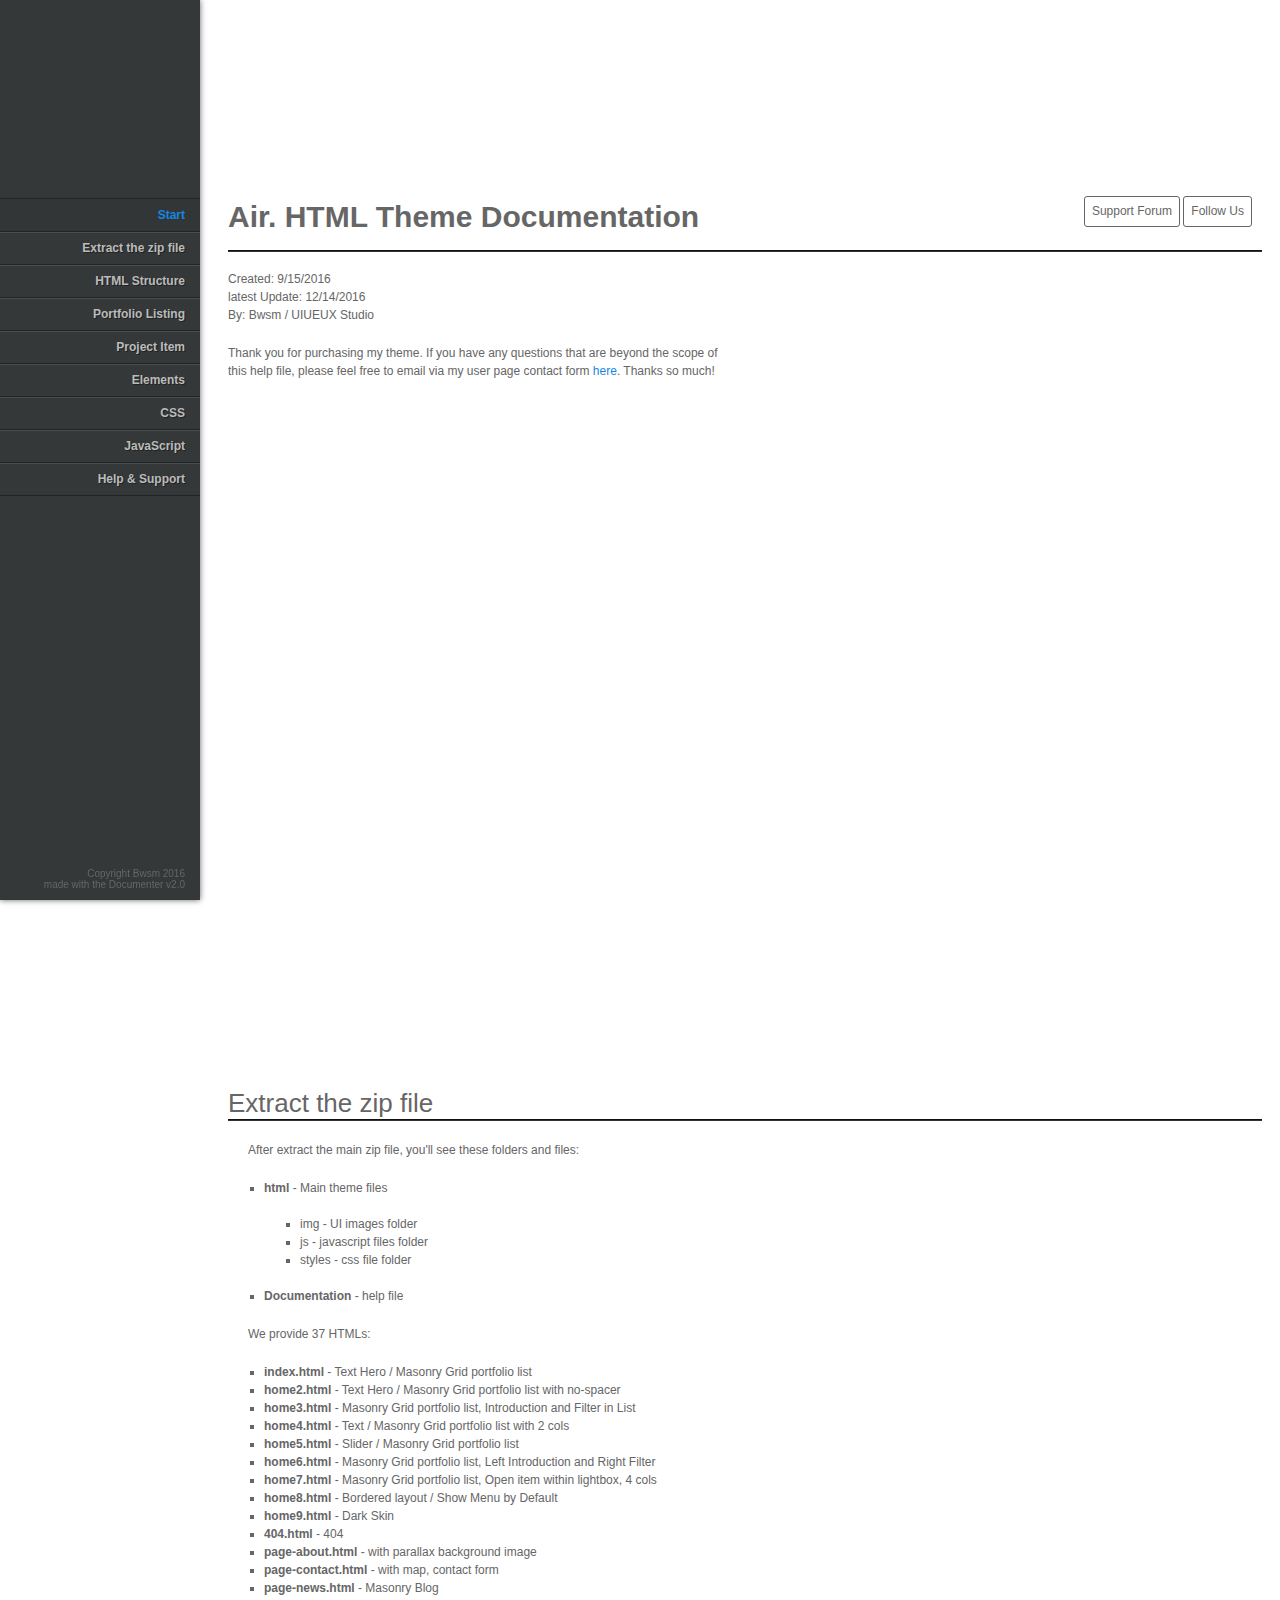
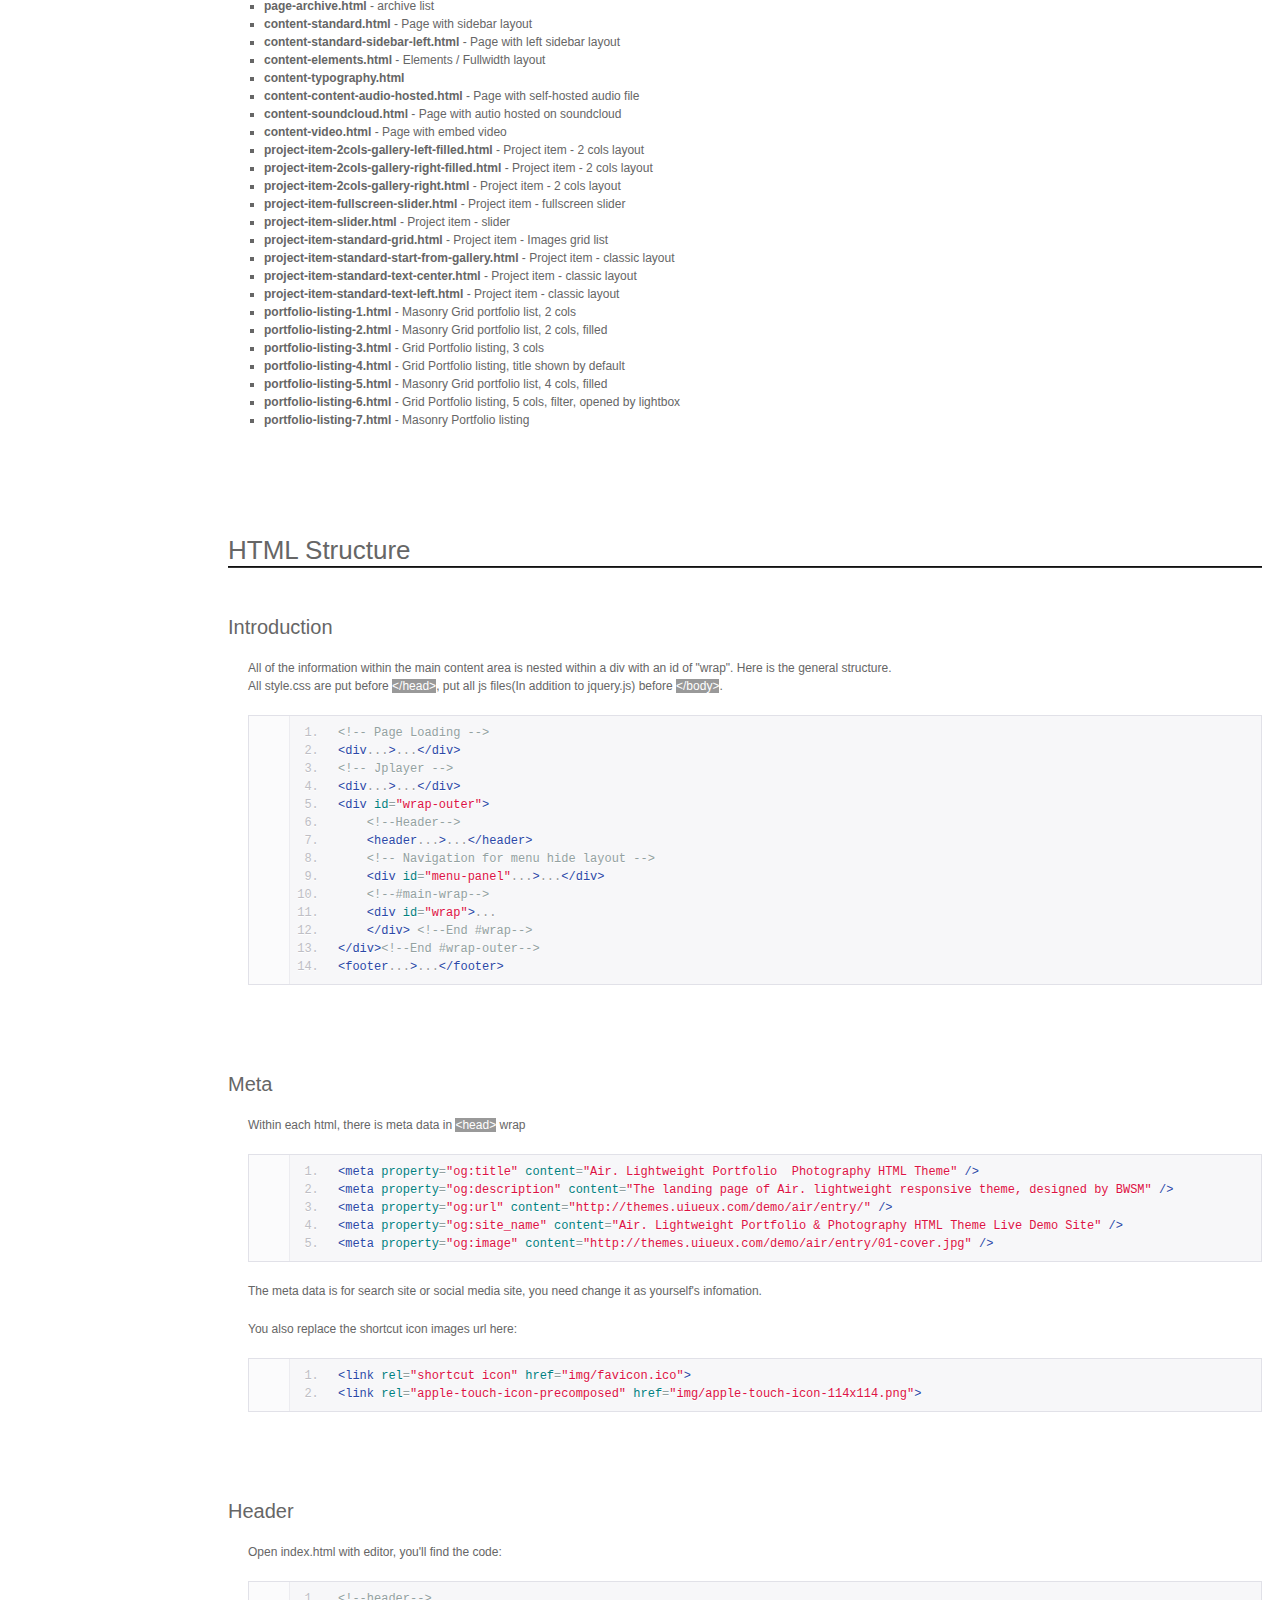
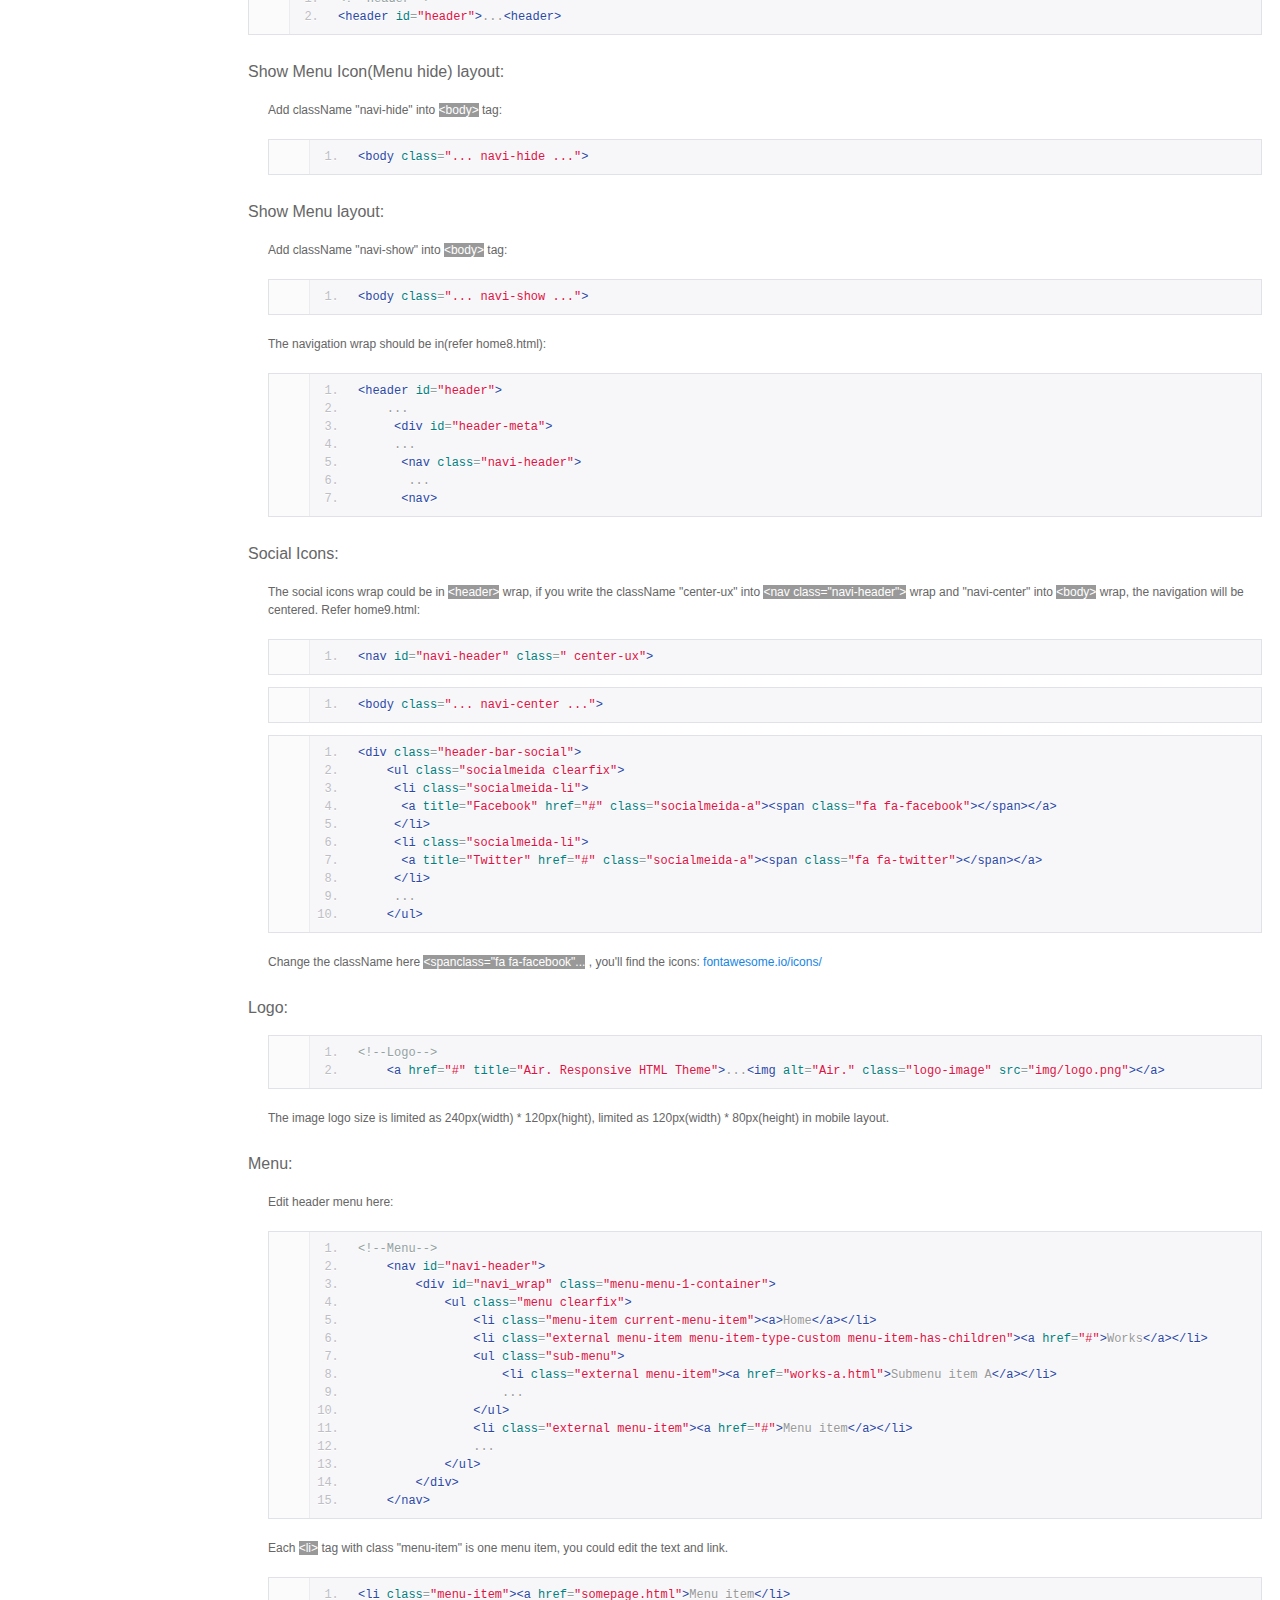
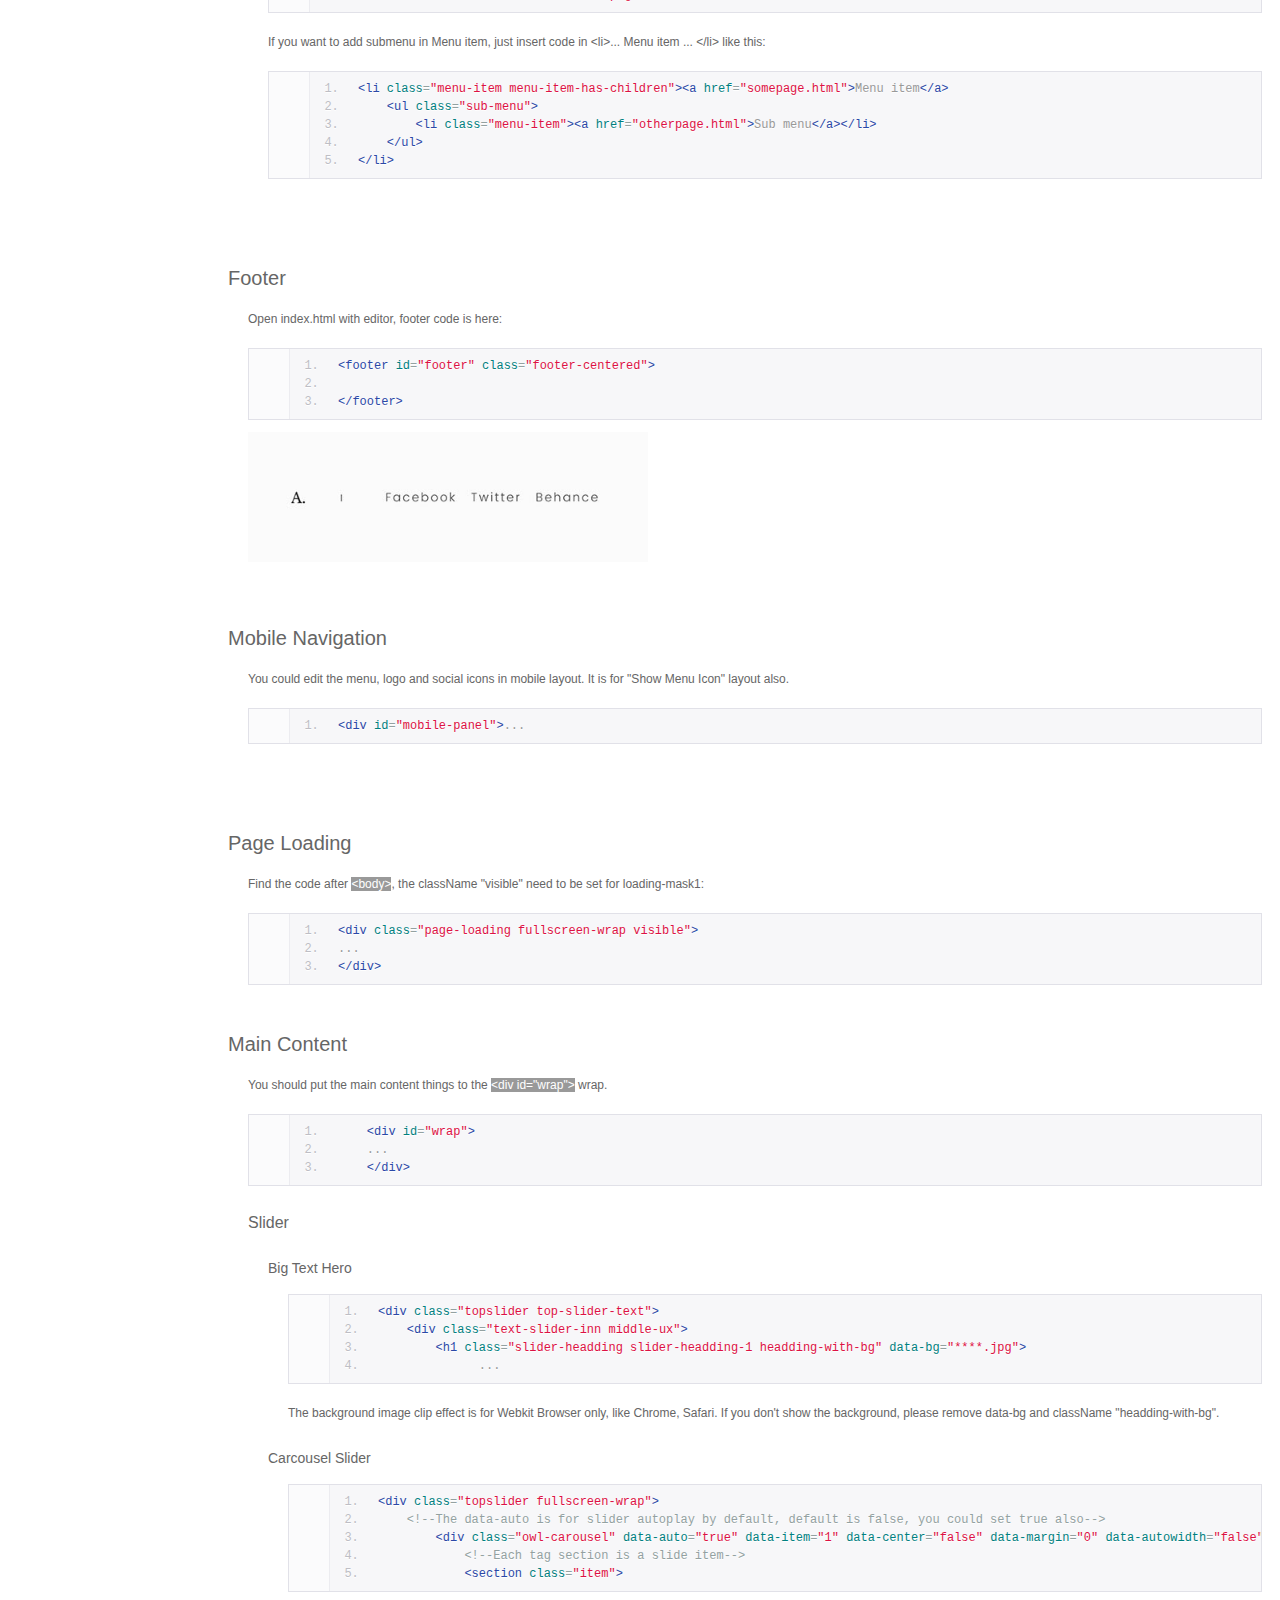
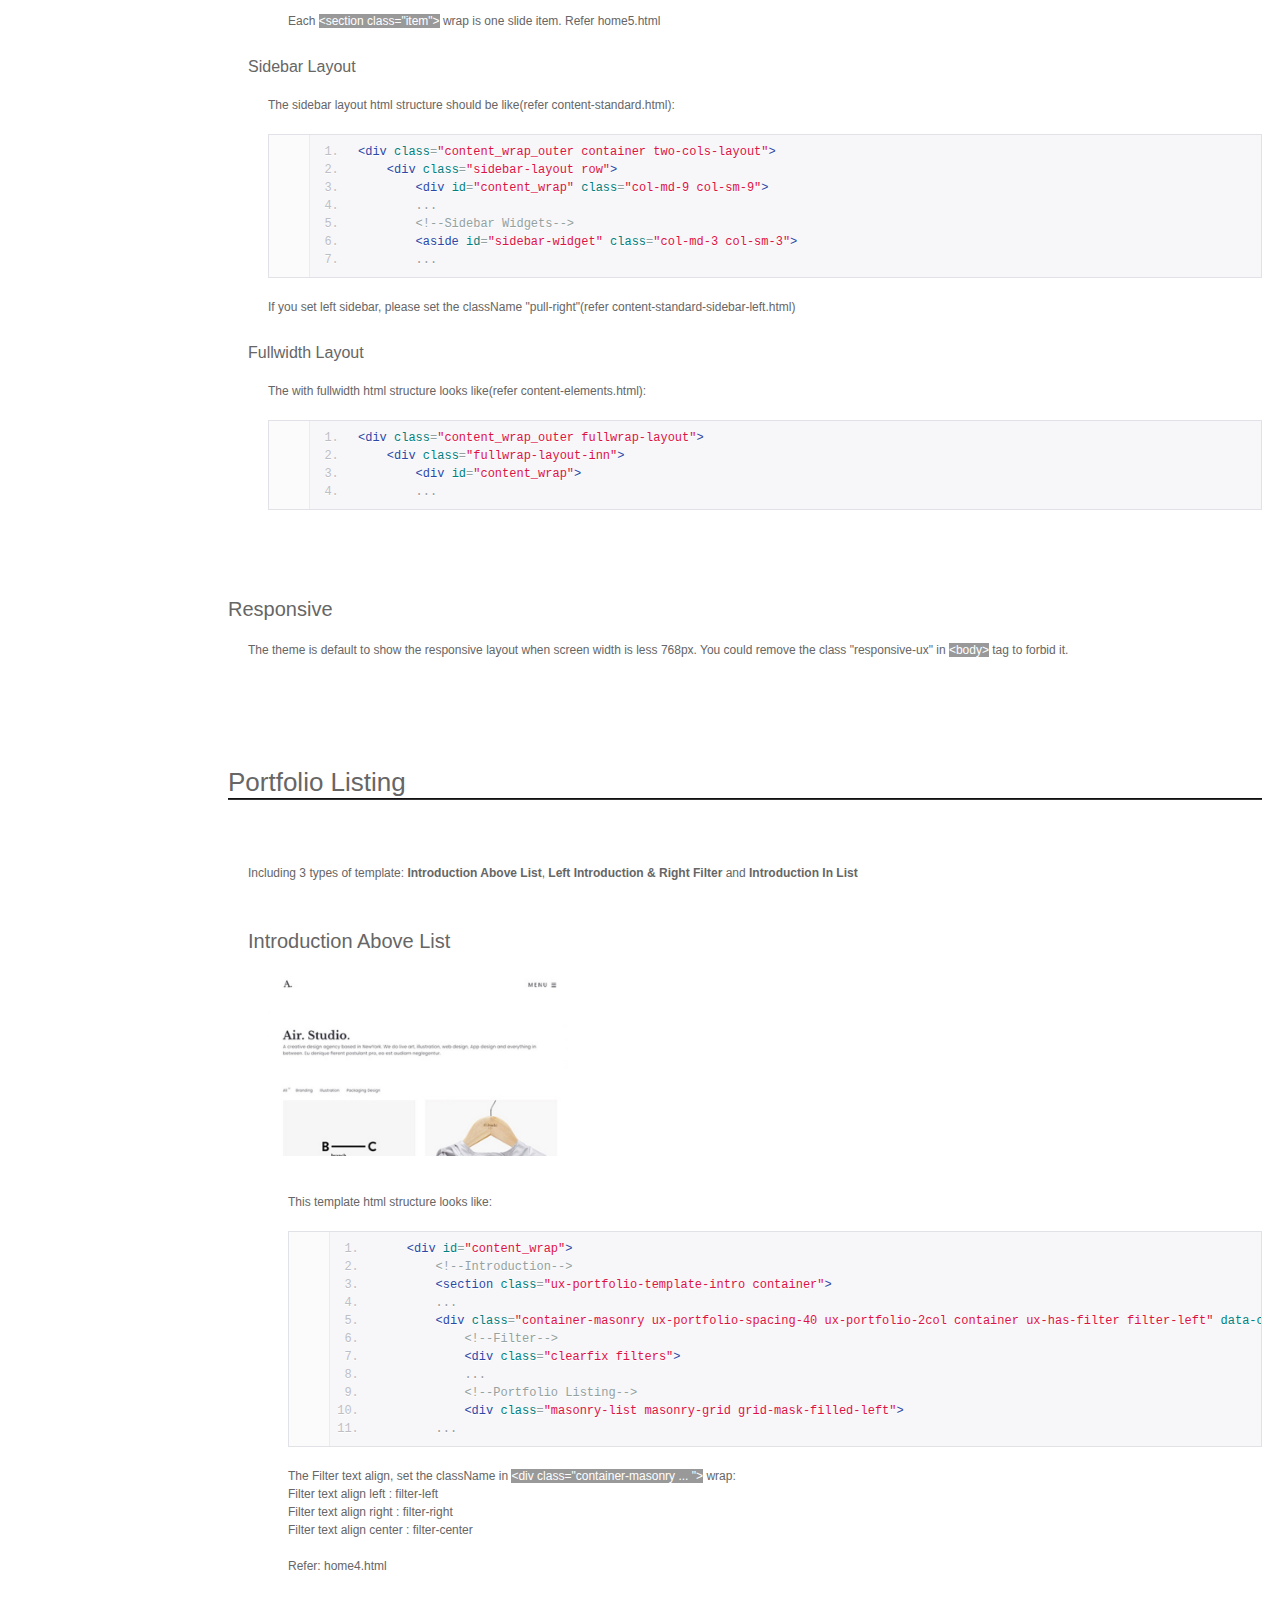
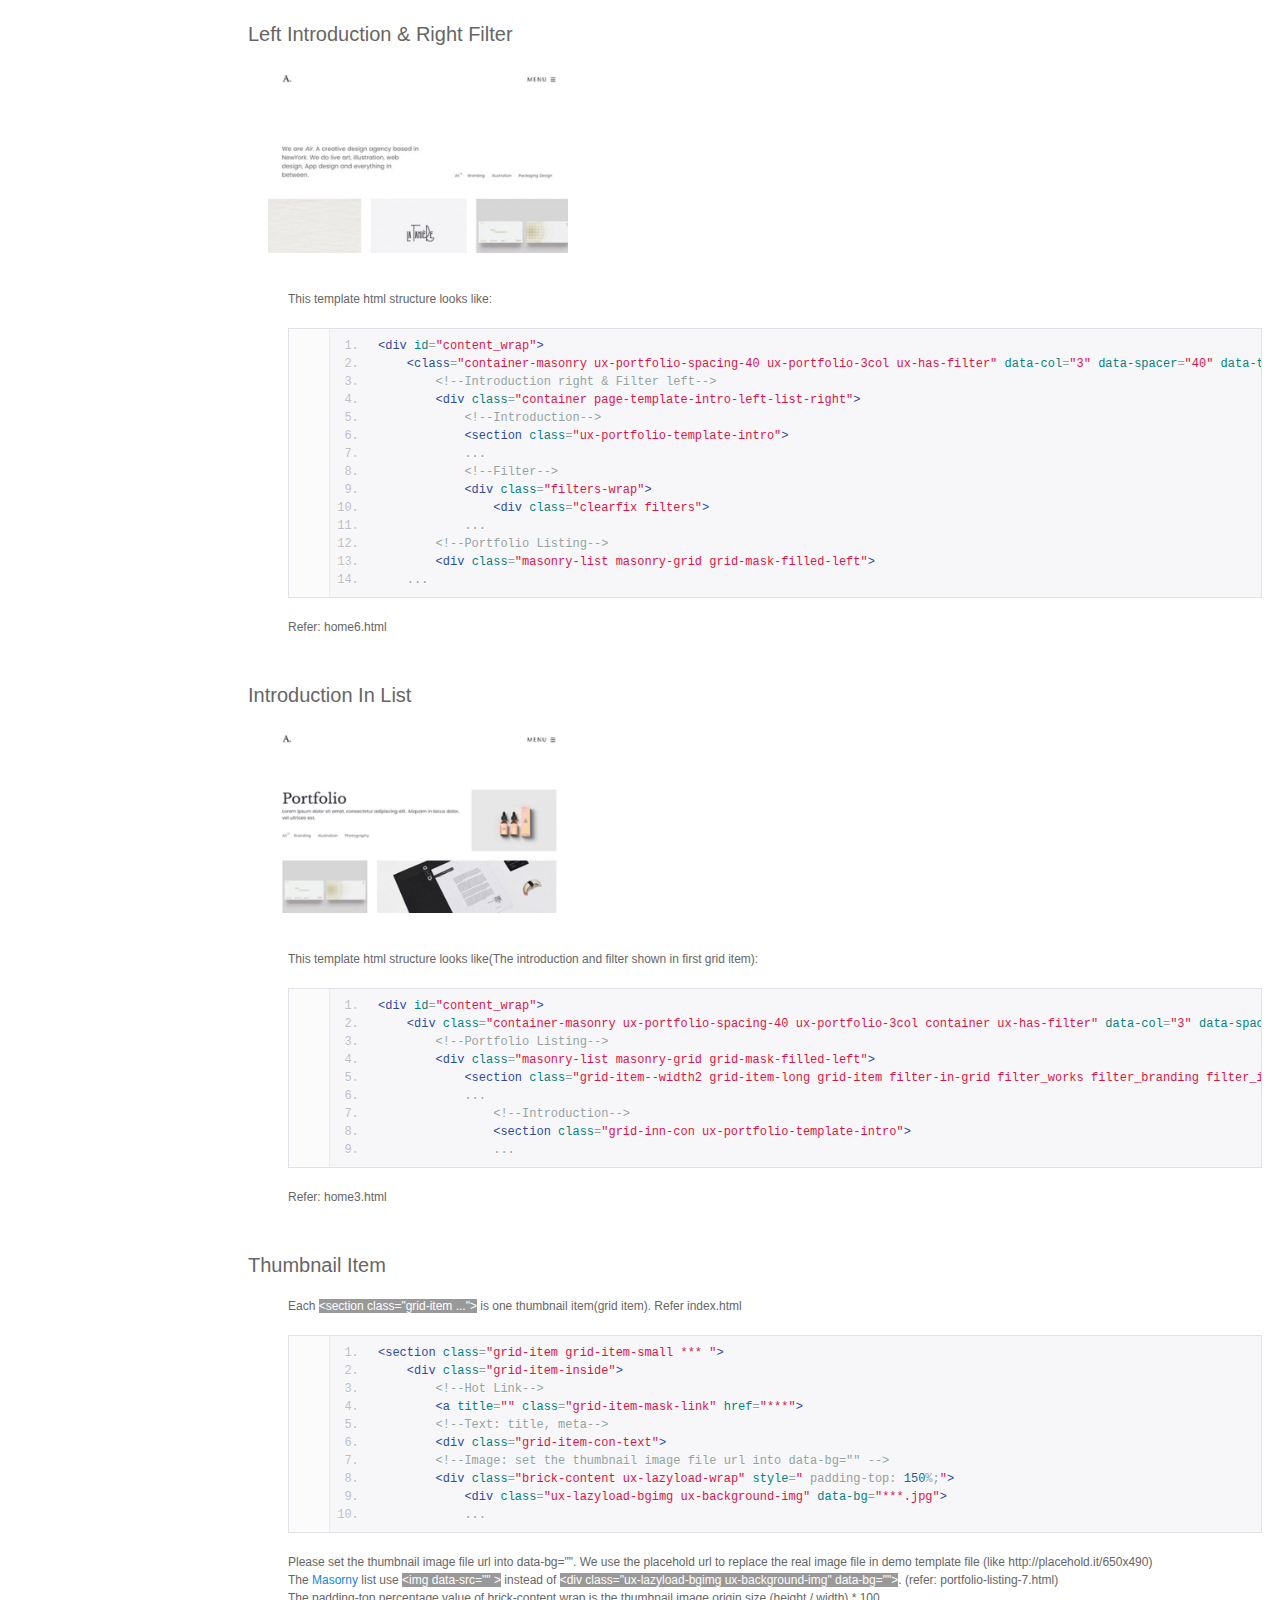
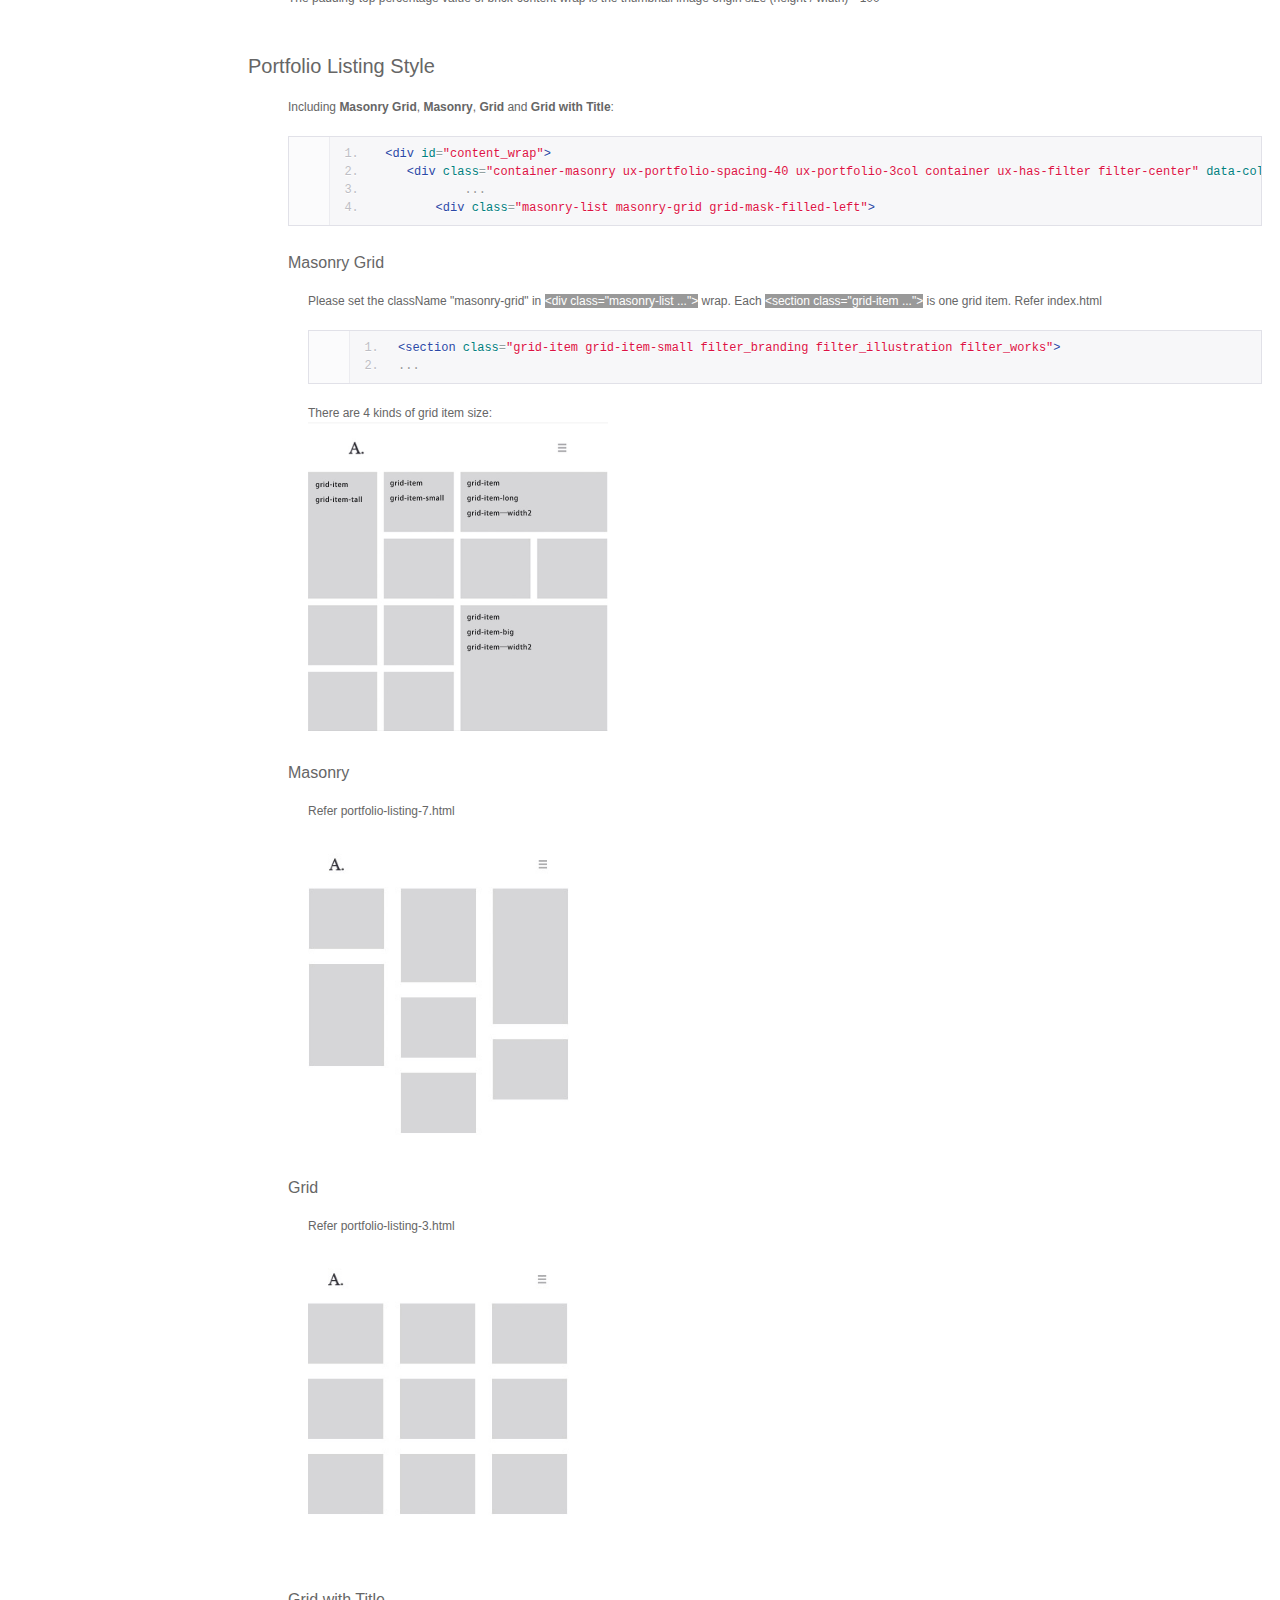
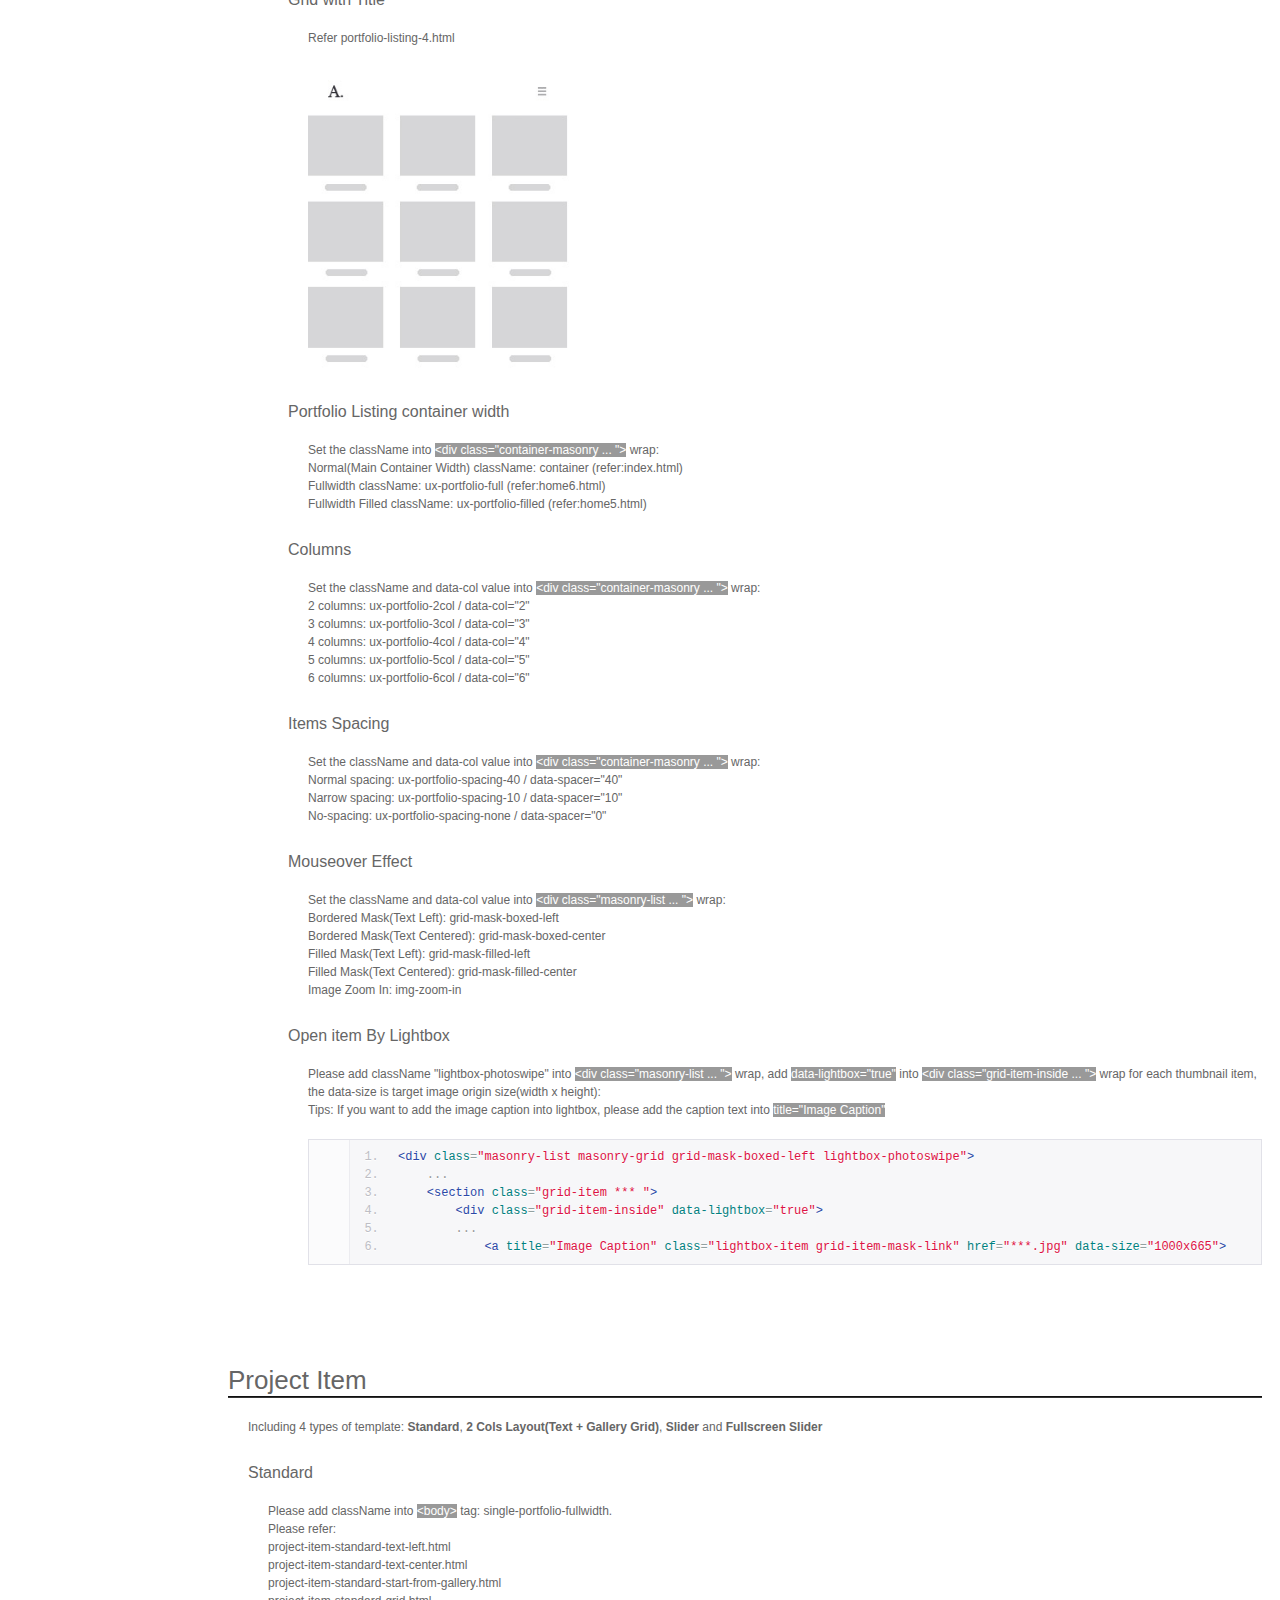
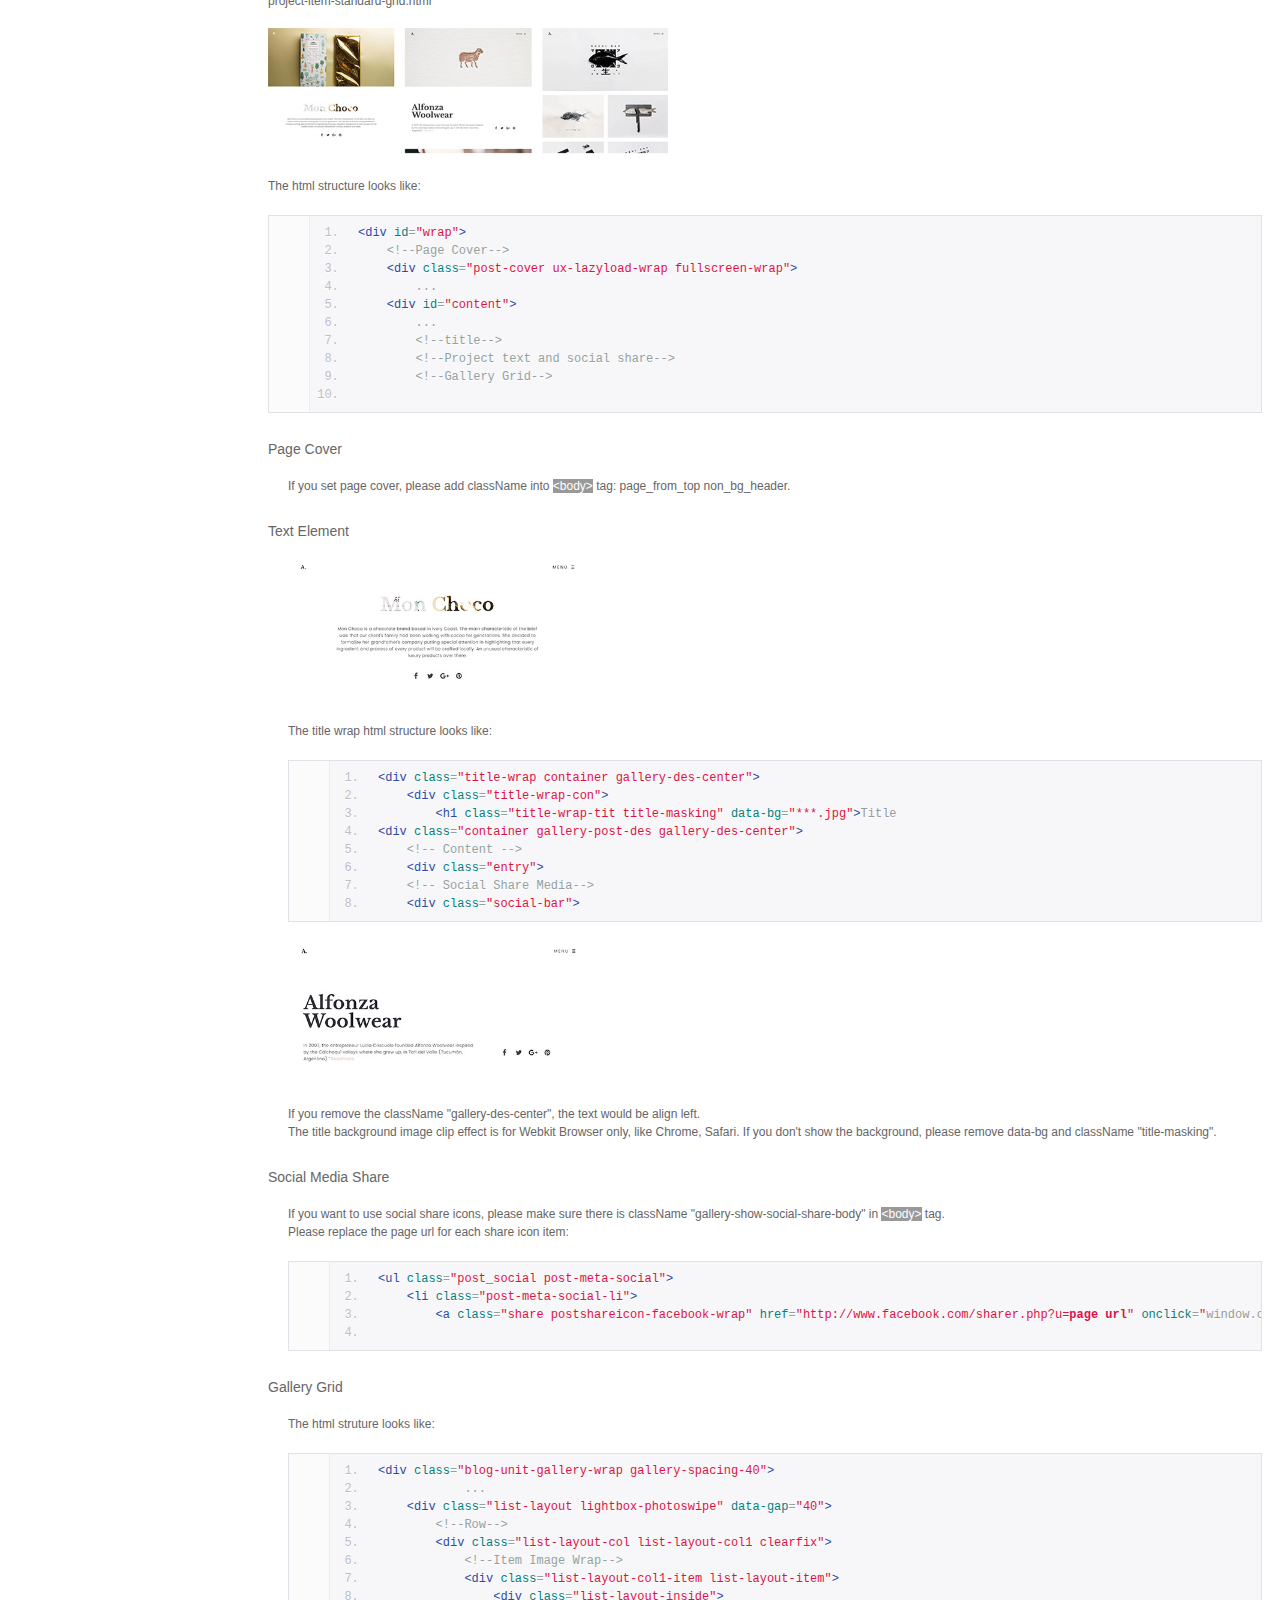
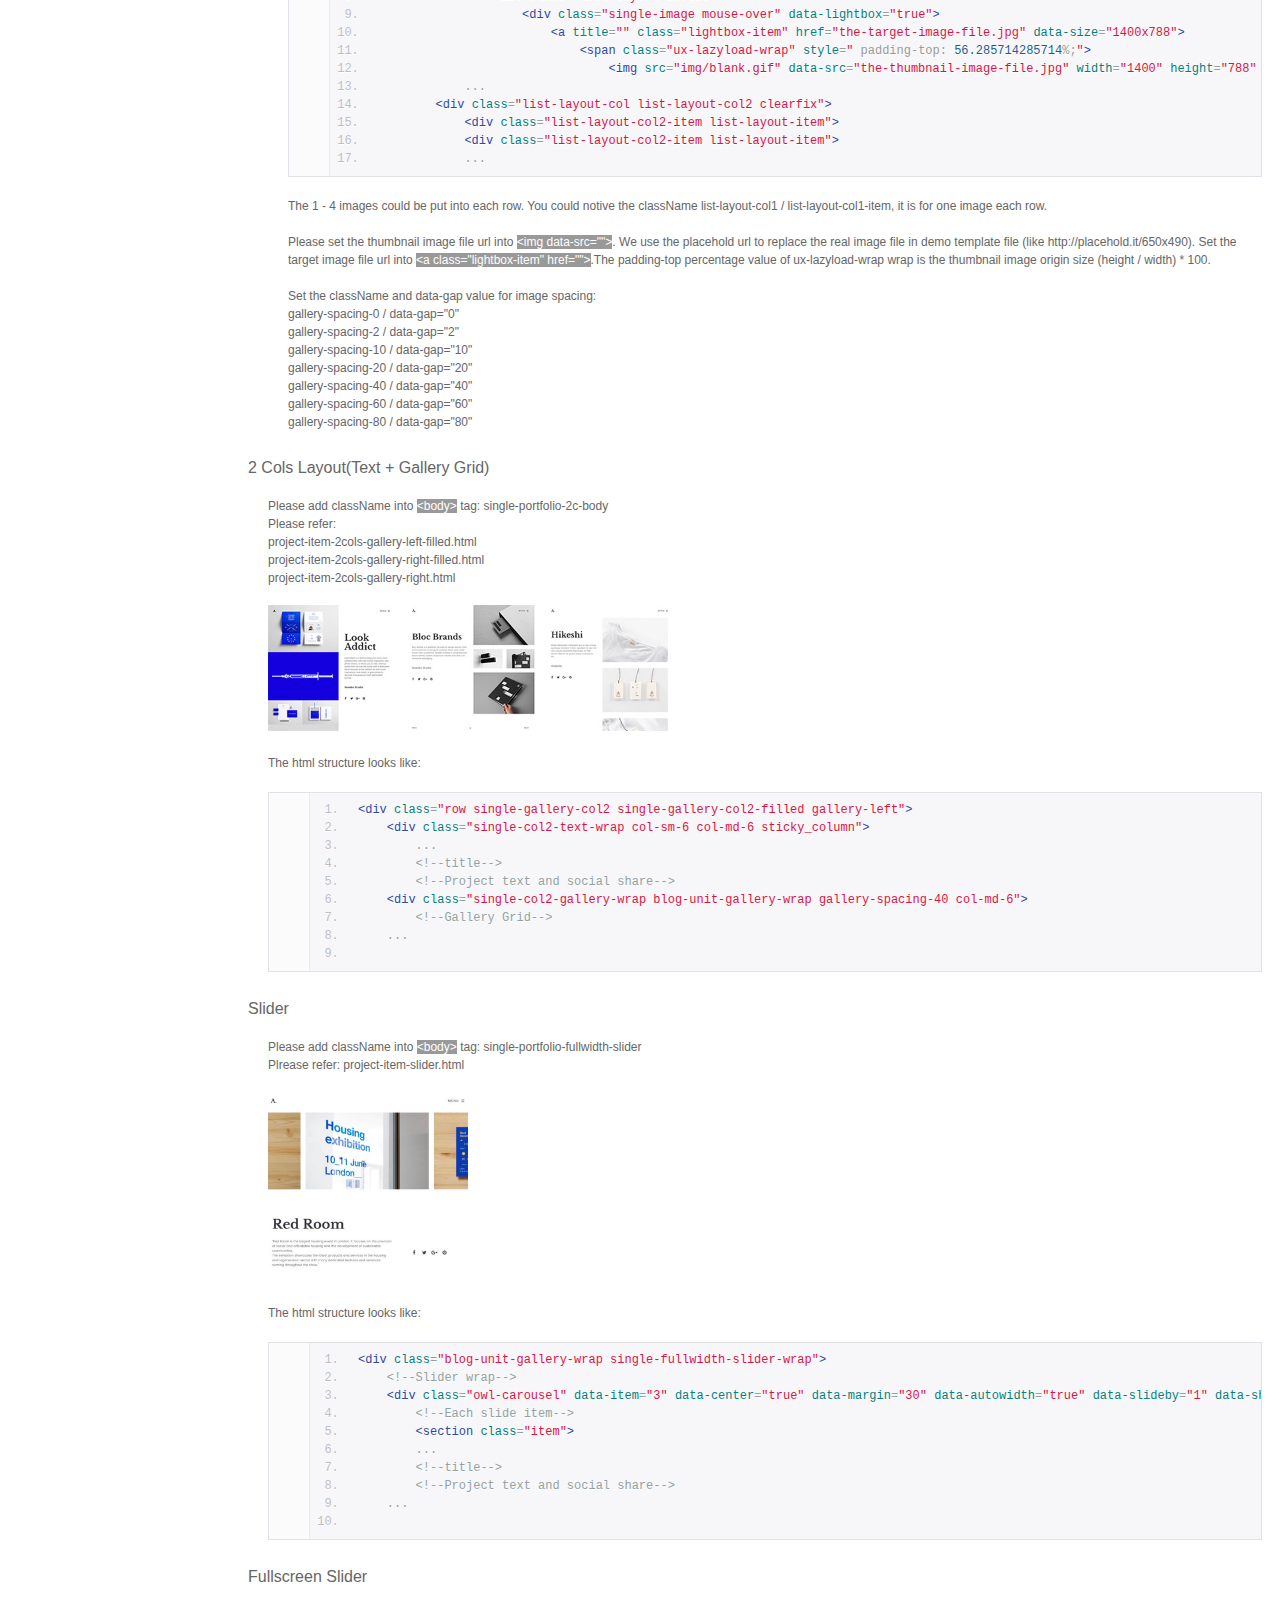
<file: documention/index.html>
<!doctype html>  
<!--[if IE 6 ]><html lang="en-us" class="ie6"> <![endif]-->
<!--[if IE 7 ]><html lang="en-us" class="ie7"> <![endif]-->
<!--[if IE 8 ]><html lang="en-us" class="ie8"> <![endif]-->
<!--[if (gt IE 7)|!(IE)]><!-->
<html lang="en-us"><!--<![endif]-->
<head>
    <meta charset="utf-8">
    
    <title>Air. HTML Theme Documentation</title>
    
    <meta name="description" content="">
    <meta name="author" content="Bwsm/UIUEUX Studio">
    <meta name="copyright" content="Bwsm/UIUEUX Studio">
    <meta name="generator" content="Documenter v2.0 http://rxa.li/documenter">
    <meta name="date" content="2014-06-26T00:00:00+02:00">
    
    <link rel="stylesheet" href="assets/css/documenter_style.css" media="all">
    <link rel="stylesheet" href="assets/js/google-code-prettify/prettify.css" media="screen">

    <script src="assets/js/google-code-prettify/prettify.js"></script>
    
    <link rel="shortcut icon" type="image/x-icon" href="assets/favicon.ico" />

    <script src="assets/js/jquery.js"></script>
    <script src="assets/js/jquery.scrollTo.js"></script>
    <script src="assets/js/jquery.easing.js"></script>
    
    <script>document.createElement('section');var duration='500',easing='swing';</script>
    <script src="assets/js/script.js"></script>
    
    <style>
        html{background-color:#fff;color:#666666;}
        ::-moz-selection{background:#204E5E;color:#ccc;}
        ::selection{background:#204E5E;color:#ccc;}
        #documenter_sidebar #documenter_logo{background-image:url();}
        a{color:rgb(22, 133, 228);}
        .btn {
            color:#666;
            border-color:#666;
        }
        .btn-primary:hover,
        .btn-primary:active,
        .btn-primary.active,
        .btn-primary.disabled,
        .btn-primary[disabled] {
        }
        hr{border-top:1px solid #111111;border-bottom:1px solid #333333;}
        #documenter_sidebar, #documenter_sidebar ul a{background-color:#343838;color:#222222;}
        #documenter_sidebar ul a{-webkit-text-shadow:1px 1px 0px #222222;-moz-text-shadow:1px 1px 0px #222222;text-shadow:1px 1px 0px #222222;}
        #documenter_sidebar ul{border-top:1px solid #212424;}
        #documenter_sidebar ul a{border-top:1px solid #494F4F;border-bottom:1px solid #212424;color:#BBBBBB;}
        #documenter_sidebar ul a:hover { background:#333636;color:rgb(22, 133, 228);border-top:1px solid #333636;}
        #documenter_sidebar ul a.current { background:#333636;color:rgb(22, 133, 228);border-top:1px solid #333636;}
        #documenter_copyright { display:block !important;visibility:visible !important; color:#666;}
        #documenter_copyright a { color: #666; } 
        #documenter_content h4 { margin: 48px 0 18px; }
        #documenter_content h5,#documenter_content h6 { margin: 28px 0 18px 20px; }
        .prettyprint.linenums { margin-left: 20px; }
        img.main { margin-left: 20px;}
        #documenter_content p { margin: 20px 0 20px 20px;}
        .pln {
        color: #999;
        }
        .kwd, .linenums .tag {
        color: #2B48A7;
        }
        .suojin,.sub-wrap { padding-left: 20px; }
        .prettyprint.linenums {
            overflow-x: auto;
        }
        .sub-wrap { }
    </style>
    
</head>
<body>
    <div id="documenter_sidebar">
        <a href="#documenter_cover" id="documenter_logo"></a>
        <ul id="documenter_nav">
            <li><a class="current" href="#documenter_cover">Start</a></li>
            <li><a href="#unzip">Extract the zip file</a></li>    
            <li><a href="#html_structure" title="HTML Structure">HTML Structure</a></li>
            <li><a href="#portfolio" title="Portfolio">Portfolio Listing</a></li>
            <li><a href="#project" title="Project">Project Item</a></li>
            <li><a href="#elements" title="Elements">Elements</a></li>
            <li><a href="#css_files_and_structure" title="CSS Files and Structure">CSS</a></li>
            <li><a href="#javascript" title="JavaScript">JavaScript</a></li>
            <li><a href="#help_support" title="Help & Support">Help & Support</a></li>

        </ul>
        <div id="documenter_copyright">Copyright <a href="http://www.uiueux.com" target="_blank">Bwsm</a> 2016<br>
        made with the <a href="http://rxa.li/documenter" target="_blank">Documenter v2.0</a> 
        </div>
    </div>
    <div id="documenter_content">
    <section id="documenter_cover">
    <h1>Air. HTML Theme Documentation</h1>
    
    <div id="documenter_buttons">
        <a href="http://uiueux.com/forums" class="btn btn-primary btn-large">Support Forum</a> <a href="http://twitter.com/uiueux" class="btn btn-large">Follow Us</a> 
    </div>
    <hr>
    <ul>
    <li>Created: 9/15/2016</li>
    <li>latest Update: 12/14/2016</li>
    <li>By: Bwsm / UIUEUX Studio</li>
    <li><a href=""></a></li>
    
    </ul>
    <p style="margin-left:0">Thank you for purchasing my theme. If you have any questions that are beyond the scope of this help file, please feel free to email via my user page contact form <a href="http://themeforest.net/user/bwsm">here</a>. Thanks so much!</p>
    </section>
    
    <section id="unzip">
    <h3>Extract the zip file</h3><hr class="notop">
    <p> After extract the main zip file, you'll see these folders and files: </p>

        <ul>
            <li><strong>html</strong> - Main theme files
                <ul>
                    <li>img - UI images folder</li>
                    <li>js - javascript files folder</li>
                    <li>styles - css file folder</li>
                </ul>
            </li>
            <li><strong>Documentation</strong> - help file</li>
        </ul>
        
        <p>We provide 37 HTMLs:</p>
        <ul>
            <li><strong>index.html</strong> - Text Hero / Masonry Grid portfolio list</li>
            <li><strong>home2.html</strong> - Text Hero / Masonry Grid portfolio list with no-spacer</li>
            <li><strong>home3.html</strong> - Masonry Grid portfolio list, Introduction and Filter in List</li>
            <li><strong>home4.html</strong> - Text / Masonry Grid portfolio list with 2 cols</li>
            <li><strong>home5.html</strong> - Slider / Masonry Grid portfolio list</li>
            <li><strong>home6.html</strong> - Masonry Grid portfolio list, Left Introduction and Right Filter</li>
            <li><strong>home7.html</strong> - Masonry Grid portfolio list, Open item within lightbox, 4 cols</li>
            <li><strong>home8.html</strong> - Bordered layout / Show Menu by Default</li>
            <li><strong>home9.html</strong> - Dark Skin</li>
            <li><strong>404.html</strong> - 404 </li>
            <li><strong>page-about.html</strong> -  with parallax background image</li>
            <li><strong>page-contact.html</strong> - with map, contact form </li>
            <li><strong>page-news.html</strong> - Masonry Blog </li>
            <li><strong>page-archive.html</strong> - archive list </li>
            <li><strong>content-standard.html</strong> - Page with sidebar layout</li>
            <li><strong>content-standard-sidebar-left.html</strong> - Page with left sidebar layout</li>
            <li><strong>content-elements.html</strong> - Elements / Fullwidth layout </li>
            <li><strong>content-typography.html</strong> </li>
            <li><strong>content-content-audio-hosted.html</strong> - Page with self-hosted audio file</li>
            <li><strong>content-soundcloud.html</strong> - Page with autio hosted on soundcloud</li>
            <li><strong>content-video.html</strong> - Page with embed video</li> 
            <li><strong>project-item-2cols-gallery-left-filled.html</strong> - Project item - 2 cols layout </li>
            <li><strong>project-item-2cols-gallery-right-filled.html</strong> - Project item - 2 cols layout  </li>  
            <li><strong>project-item-2cols-gallery-right.html</strong> - Project item - 2 cols layout </li>
            <li><strong>project-item-fullscreen-slider.html</strong> - Project item - fullscreen slider </li>
            <li><strong>project-item-slider.html</strong> - Project item - slider  </li> 
            <li><strong>project-item-standard-grid.html </strong> - Project item - Images grid list </li> 
            <li><strong>project-item-standard-start-from-gallery.html</strong> - Project item - classic layout </li> 
            <li><strong>project-item-standard-text-center.html</strong> - Project item - classic layout </li> 
            <li><strong>project-item-standard-text-left.html</strong> - Project item - classic layout </li> 
            <li><strong>portfolio-listing-1.html</strong> - Masonry Grid portfolio list, 2 cols</li>
            <li><strong>portfolio-listing-2.html</strong> - Masonry Grid portfolio list, 2 cols, filled</li> 
            <li><strong>portfolio-listing-3.html</strong> - Grid Portfolio listing, 3 cols </li> 
            <li><strong>portfolio-listing-4.html</strong> - Grid Portfolio listing, title shown by default </li> 
            <li><strong>portfolio-listing-5.html</strong> - Masonry Grid portfolio list, 4 cols, filled</li> 
            <li><strong>portfolio-listing-6.html</strong> - Grid Portfolio listing, 5 cols, filter, opened by lightbox </li>
            <li><strong>portfolio-listing-7.html</strong> - Masonry Portfolio listing </li>
        </ul>
    </section>
    
    <section id="html_structure">
    <div class="page-header"><h3>HTML Structure</h3><hr class="notop"></div>
    
    <h4>Introduction</h4>
    <p>All of the information within the main content area is nested within a div with an id of &quot;wrap&quot;. Here is the general structure. <br>
        All style.css are put before <span class="pre">&lt;/head&gt;</span>, put all js files(In addition to jquery.js) before <span class="pre">&lt;/body&gt;</span>.</p>
    
<pre class="prettyprint lang-css linenums">
&lt;!-- Page Loading --&gt;
&lt;div...&gt;...&lt;/div&gt;
&lt;!-- Jplayer --&gt;
&lt;div...&gt;...&lt;/div&gt;
&lt;div id="wrap-outer"&gt;
    &lt;!--Header--&gt;
    &lt;header...&gt;...&lt;/header&gt;
    &lt;!-- Navigation for menu hide layout --&gt;
    &lt;div id="menu-panel"...&gt;...&lt;/div&gt;
    &lt;!--#main-wrap--&gt;
    &lt;div id="wrap"&gt;...
    &lt;/div&gt; &lt;!--End #wrap--&gt;
&lt;/div&gt;&lt;!--End #wrap-outer--&gt;
&lt;footer...&gt;...&lt;/footer&gt;
</pre>
<br><br>

<h4>Meta</h4>
<p>Within each html, there is meta data in <span class="pre">&lt;head&gt;</span> wrap</p>

<pre class="prettyprint lang-css linenums">&lt;meta property="og:title" content="Air. Lightweight Portfolio  Photography HTML Theme" /&gt;
&lt;meta property="og:description" content="The landing page of Air. lightweight responsive theme, designed by BWSM" /&gt;
&lt;meta property="og:url" content="http://themes.uiueux.com/demo/air/entry/" /&gt;
&lt;meta property="og:site_name" content="Air. Lightweight Portfolio &amp; Photography HTML Theme Live Demo Site" /&gt;
&lt;meta property="og:image" content="http://themes.uiueux.com/demo/air/entry/01-cover.jpg" /&gt;</pre>
<p>The meta data is for search site or social media site, you need change it as  yourself's infomation.</p>
<p>You also replace the shortcut icon images url here:</p>
<pre class="prettyprint lang-css linenums">&lt;link rel="shortcut icon" href="img/favicon.ico"&gt;
&lt;link rel="apple-touch-icon-precomposed" href="img/apple-touch-icon-114x114.png"&gt;</pre>
<br><br>

<h4>Header</h4>
<p>Open index.html with editor, you'll find the code: </p>
<pre class="prettyprint lang-css linenums">
&lt;!--header--&gt;
&lt;header id="header"&gt;...&lt;header&gt;
</pre>
<h5>Show Menu Icon(Menu hide) layout:</h5>
<div class="sub-wrap">
    <p>Add className "navi-hide" into <span class="pre">&lt;body&gt;</span> tag: </p>
    <pre class="prettyprint lang-css linenums">&lt;body class="... navi-hide ..."&gt;</pre>
</div>



<h5>Show Menu layout:</h5>
<div class="sub-wrap">
    <p>Add className "navi-show" into <span class="pre">&lt;body&gt;</span> tag:</p>
    <pre class="prettyprint lang-css linenums">&lt;body class="... navi-show ..."&gt;</pre>
    <p>The navigation wrap should be in(refer home8.html): </p>
    <pre class="prettyprint lang-css linenums">&lt;header id="header"&gt;
    ...
     &lt;div id="header-meta"&gt;  
     ...  
      &lt;nav class="navi-header"&gt;
       ...
      &lt;nav&gt;</pre>
</div>

<h5>Social Icons:</h5>
<div class="sub-wrap">
    <p>The social icons wrap could be in <span class="pre">&lt;header&gt;</span> wrap, if you write the className "center-ux" into <span class="pre">&lt;nav class="navi-header"&gt;</span> wrap and "navi-center" into <span class="pre">&lt;body&gt;</span> wrap, the navigation will be centered. Refer home9.html:
    <pre class="prettyprint lang-css linenums">&lt;nav id="navi-header" class=" center-ux"&gt;</pre>
    <pre class="prettyprint lang-css linenums">&lt;body class="... navi-center ..."&gt;</pre>
    <pre class="prettyprint lang-css linenums">&lt;div class="header-bar-social"&gt;
    &lt;ul class="socialmeida clearfix"&gt;
     &lt;li class="socialmeida-li">
      &lt;a title="Facebook" href="#" class="socialmeida-a"&gt;&lt;span class="fa fa-facebook"&gt;&lt;/span&gt;&lt;/a&gt;
     &lt;/li&gt;
     &lt;li class="socialmeida-li">
      &lt;a title="Twitter" href="#" class="socialmeida-a"&gt;&lt;span class="fa fa-twitter"&gt;&lt;/span&gt;&lt;/a&gt;
     &lt;/li&gt;
     ...
    &lt;/ul&gt;</pre>
    </p>
    <p>Change the className here <span class="pre"> &lt;spanclass="fa fa-facebook"...</span> , you'll find the icons: <a href="http://fontawesome.io/icons/">fontawesome.io/icons/</a></p>
</div>

<h5>Logo:</h5>
<div class="sub-wrap">
    <pre class="prettyprint lang-css linenums">&lt;!--Logo--&gt;
    &lt;a href="#" title="Air. Responsive HTML Theme"&gt;...&lt;img alt="Air." class="logo-image" src="img/logo.png"&gt;&lt;/a&gt;</pre>
    <p>The image logo size is limited  as 240px(width) * 120px(hight), limited as 120px(width) * 80px(height) in mobile layout.</p>
</div>

<h5>Menu:</h5>
<div class="sub-wrap">
<p>Edit header menu here:</p>
    <pre class="prettyprint lang-css linenums">&lt;!--Menu--&gt;
    &lt;nav id="navi-header"&gt;
        &lt;div id="navi_wrap" class="menu-menu-1-container"&gt;
            &lt;ul class="menu clearfix"&gt;
                &lt;li class="menu-item current-menu-item"&gt;&lt;a&gt;Home&lt;/a&gt;&lt;/li&gt;
                &lt;li class="external menu-item menu-item-type-custom menu-item-has-children"&gt;&lt;a href="#"&gt;Works&lt;/a&gt;&lt;/li&gt;
                &lt;ul class="sub-menu"&gt;
                    &lt;li class="external menu-item"&gt;&lt;a href="works-a.html"&gt;Submenu item A&lt;/a&gt;&lt;/li&gt;
                    ...
                &lt;/ul&gt;
                &lt;li class="external menu-item"&gt;&lt;a href="#"&gt;Menu item&lt;/a&gt;&lt;/li&gt;
                ...
            &lt;/ul&gt;
        &lt;/div&gt;
    &lt;/nav&gt;</pre>
    <p>Each <span class="pre">&lt;li&gt;</span> tag with class "menu-item" is one menu item, you could edit the text and link. </p>
    <pre class="prettyprint lang-css linenums">&lt;li class="menu-item"&gt;&lt;a href=&quot;somepage.html&quot;&gt;Menu item&lt;/li&gt;</pre>
    <p>If you want to add  submenu in Menu item, just insert code in &lt;li&gt;... Menu item ... &lt;/li&gt; like this: </p>
    <pre class="prettyprint lang-css linenums">&lt;li class="menu-item menu-item-has-children"&gt;&lt;a href="somepage.html"&gt;Menu item&lt;/a&gt;
    &lt;ul class="sub-menu"&gt;
        &lt;li class="menu-item"&gt;&lt;a href="otherpage.html"&gt;Sub menu&lt;/a&gt;&lt;/li&gt;
    &lt;/ul&gt;
&lt;/li&gt;</pre>
</div>
<br><br>


<h4>Footer</h4>
    <p>Open index.html with editor, footer code is here:</p>
    <pre class="prettyprint lang-css linenums">
&lt;footer id="footer" class="footer-centered"&gt;
    
&lt;/footer&gt;</pre>
    <img class="main" src="assets/footer.jpg" width="400">

<br><br>
<h4>Mobile Navigation</h4>
<p>You could edit the menu, logo and social icons  in mobile layout. It is for "Show Menu Icon" layout also.</p>
<pre class="prettyprint lang-css linenums">
&lt;div id="mobile-panel"&gt;...
</pre>


<br><br>
<h4>Page Loading</h4>
<p>Find the code after <span class="pre">&lt;body&gt;</span>, the className "visible" need to be set for loading-mask1: </p>
<pre class="prettyprint lang-css linenums">
&lt;div class="page-loading fullscreen-wrap visible"&gt;
...
&lt;/div&gt; 
</pre>



<h4>Main Content</h4> 
    <p>You should put the main content things to the <span class="pre">&lt;div id="wrap"&gt;</span> wrap.</p>
<pre class="prettyprint lang-css linenums">
    &lt;div id="wrap"&gt;
    ...
    &lt;/div&gt;
</pre>

<h5>Slider</h5>
<div class="sub-wrap">
    <h6>Big Text Hero</h6>
    <div class="sub-wrap">
        <pre class="prettyprint lang-css linenums">
&lt;div class="topslider top-slider-text"&gt;
    &lt;div class="text-slider-inn middle-ux"&gt;
        &lt;h1 class="slider-headding slider-headding-1 headding-with-bg" data-bg="****.jpg"&gt;
              ...</pre>
        <p>The background image clip effect is for Webkit Browser only, like Chrome, Safari. If you don't show the background, please remove data-bg and className "headding-with-bg".</p>
    </div>
    <h6>Carcousel Slider</h6>
    <div class="sub-wrap">
    <pre class="prettyprint lang-css linenums">
&lt;div class="topslider fullscreen-wrap"&gt;
    &lt;!--The data-auto is for slider autoplay by default, default is false, you could set true also--&gt;
        &lt;div class="owl-carousel" data-auto="true" data-item="1" data-center="false" data-margin="0" data-autowidth="false" data-slideby="1" data-showdot="true"&gt;
            &lt;!--Each tag section is a slide item--&gt;
            &lt;section class="item"&gt;</pre>

        <p>Each <span class="pre">&lt;section class="item"&gt;</span> wrap is one slide item. Refer home5.html</p>
    </div>
</div>

<h5>Sidebar Layout</h5>
<div class="sub-wrap">
    <p>The sidebar layout html structure should be like(refer content-standard.html):</p>
    <pre class="prettyprint lang-css linenums">
&lt;div class="content_wrap_outer container two-cols-layout"&gt;
    &lt;div class="sidebar-layout row"&gt;
        &lt;div id="content_wrap" class="col-md-9 col-sm-9"&gt;
        ...
        &lt;!--Sidebar Widgets--&gt;
        &lt;aside id="sidebar-widget" class="col-md-3 col-sm-3"&gt;
        ...</pre>
        <p>If you set left sidebar, please set the className "pull-right"(refer content-standard-sidebar-left.html)</p>
</div>

<h5>Fullwidth Layout</h5>
<div class="sub-wrap">
    <p>The with fullwidth html structure looks like(refer content-elements.html):</p>
    <pre class="prettyprint lang-css linenums">
&lt;div class="content_wrap_outer fullwrap-layout"&gt;
    &lt;div class="fullwrap-layout-inn"&gt;
        &lt;div id="content_wrap"&gt;
        ...</pre>
</div>


<br><br>
<h4>Responsive</h4>
<p>The theme is default to show the responsive layout when screen width is less 768px. You could remove the class "responsive-ux" in <span class="pre">&lt;body&gt;</span> tag to forbid it.</p>

</section>



<section id="portfolio">

<h3>Portfolio Listing</h3><hr class="notop">

<br><br>

<p>Including 3 types of template: <b>Introduction Above List</b>, <b>Left Introduction & Right Filter</b> and <b>Introduction In List</b></p>
<div class="sub-wrap"> 

<h4>Introduction Above List</h4>
<div class="sub-wrap"> 
    <img src="assets/portfolio-template-1.jpg" width="300" alt="Introduction Above List"><br><br>
    <p>This template html structure looks like:</p>
    <pre class="prettyprint lang-css linenums">
    &lt;div id="content_wrap"&gt;
        &lt;!--Introduction--&gt;
        &lt;section class="ux-portfolio-template-intro container"&gt;
        ...
        &lt;div class="container-masonry ux-portfolio-spacing-40 ux-portfolio-2col container ux-has-filter filter-left" data-col="2" data-spacer="40" data-template="intro-above"&gt;
            &lt;!--Filter--&gt;
            &lt;div class="clearfix filters"&gt;
            ...
            &lt;!--Portfolio Listing--&gt;
            &lt;div class="masonry-list masonry-grid grid-mask-filled-left"&gt;
        ...</pre>
    <p>The Filter text align, set the className in <span class="pre">&lt;div class="container-masonry ... "&gt;</span> wrap:<br>
        Filter text align left  :  filter-left<br> 
        Filter text align right :  filter-right<br> 
        Filter text align center : filter-center<br> 
        <br>Refer: home4.html
    </p>
</div>

<h4>Left Introduction & Right Filter</h4>
<div class="sub-wrap">
    <img src="assets/portfolio-template-2.jpg" width="300" alt="Left Introduction / Right Filter"><br><br>
    <p>This template html structure looks like:</p>
    <pre class="prettyprint lang-css linenums">
&lt;div id="content_wrap"&gt;
    &lt;class="container-masonry ux-portfolio-spacing-40 ux-portfolio-3col ux-has-filter" data-col="3" data-spacer="40" data-template="intro-r-filter"&gt;
        &lt;!--Introduction right & Filter left--&gt;
        &lt;div class="container page-template-intro-left-list-right"&gt;
            &lt;!--Introduction--&gt;
            &lt;section class="ux-portfolio-template-intro"&gt;
            ...
            &lt;!--Filter--&gt;
            &lt;div class="filters-wrap"&gt;
                &lt;div class="clearfix filters"&gt;
            ...
        &lt;!--Portfolio Listing--&gt;
        &lt;div class="masonry-list masonry-grid grid-mask-filled-left"&gt;
    ...</pre>
    <p>Refer: home6.html</p>
</div>

<h4>Introduction In List</h4>
<div class="sub-wrap">
    <img src="assets/portfolio-template-3.jpg" width="300" alt="Introduction In List"><br><br>
    <p>This template html structure looks like(The introduction and filter shown in first grid item):</p>
        <pre class="prettyprint lang-css linenums">
&lt;div id="content_wrap"&gt;
    &lt;div class="container-masonry ux-portfolio-spacing-40 ux-portfolio-3col container ux-has-filter" data-col="3" data-spacer="40" data-template="intro-in-list"&gt;
        &lt;!--Portfolio Listing--&gt;
        &lt;div class="masonry-list masonry-grid grid-mask-filled-left"&gt;
            &lt;section class="grid-item--width2 grid-item-long grid-item filter-in-grid filter_works filter_branding filter_illustration filter_photography-works"&gt;
            ...
                &lt;!--Introduction--&gt;
                &lt;section class="grid-inn-con ux-portfolio-template-intro"&gt;
                ...</pre>

    <p>Refer: home3.html</p>
</div>



<h4>Thumbnail Item</h4>
<div class="sub-wrap">
    <p>Each <span class="pre">&lt;section class="grid-item ..."&gt;</span> is one thumbnail item(grid item). Refer index.html</p>
        <pre class="prettyprint lang-css linenums">&lt;section class="grid-item grid-item-small *** "&gt;
    &lt;div class="grid-item-inside"&gt;
        &lt;!--Hot Link--&gt;
        &lt;a title="" class="grid-item-mask-link" href="***"&gt;
        &lt;!--Text: title, meta--&gt;
        &lt;div class="grid-item-con-text"&gt;
        &lt;!--Image: set the thumbnail image file url into data-bg="" --&gt;
        &lt;div class="brick-content ux-lazyload-wrap" style=" padding-top: 150%;"&gt;
            &lt;div class="ux-lazyload-bgimg ux-background-img" data-bg="***.jpg"&gt;
            ...</pre>
    <p>Please set the thumbnail image file url into data-bg="". We use the  placehold url to replace the real image file in demo template file (like http://placehold.it/650x490)<br>
    The <a href="#masonry-list" title="Masorny list">Masorny</a> list use <span class="pre">&lt;img data-src="" &gt;</span> instead of  <span class="pre">&lt;div class="ux-lazyload-bgimg ux-background-img" data-bg=""&gt;</span>. (refer: portfolio-listing-7.html) <br>
    The padding-top percentage value of brick-content wrap is the thumbnail image origin size (height / width) * 100  
    </p>
</div>  



<h4>Portfolio Listing Style</h4>
<div class="sub-wrap">
    <p>Including <b>Masonry Grid</b>, <b>Masonry</b>, <b>Grid</b> and <b>Grid with Title</b>:</p>
    <pre class="prettyprint lang-css linenums"> &lt;div id="content_wrap"&gt;
    &lt;div class="container-masonry ux-portfolio-spacing-40 ux-portfolio-3col container ux-has-filter filter-center" data-col="3" data-spacer="40"&gt;
            ...
        &lt;div class="masonry-list masonry-grid grid-mask-filled-left"&gt;</pre>

    <h5>Masonry Grid</h5>
    <div class="sub-wrap">
        <p> Please set the className "masonry-grid" in <span class="pre">&lt;div class="masonry-list ..."&gt;</span> wrap. Each <span class="pre">&lt;section class="grid-item ..."&gt;</span> is one grid item. Refer index.html</p>
        <pre class="prettyprint lang-css linenums">&lt;section class="grid-item grid-item-small filter_branding filter_illustration filter_works"&gt;
...</pre>
        <p>There are 4 kinds of grid item size: <br><img src="assets/masonry-grid-item-size.jpg" width="300" alt="Masonry Grid - Item Size"></p>
    </div>

    <h5 id="masonry-list">Masonry</h5>
    <div class="sub-wrap">
        <p>Refer portfolio-listing-7.html</p> 
        <img src="assets/masonry.jpg" width="300" alt="Masonry">
    </div>

    <h5>Grid</h5>
    <div class="sub-wrap">
        <p>Refer portfolio-listing-3.html</p> 
        <img src="assets/grid.jpg" width="300" alt="Grid List">
    </div>

    <h5>Grid with Title</h5>
    <div class="sub-wrap">
        <p>Refer portfolio-listing-4.html</p> 
        <img src="assets/grid-title.jpg" width="300" alt="Grid List">
    </div>


    <h5>Portfolio Listing container width</h5>
    <div class="sub-wrap">
        <p> Set the className into <span class="pre">&lt;div class="container-masonry ... "&gt;</span> wrap:<br>
            Normal(Main Container Width) className: container (refer:index.html)<br>
            Fullwidth className: ux-portfolio-full (refer:home6.html)<br>
            Fullwidth Filled className: ux-portfolio-filled (refer:home5.html)<br>
        </p>
    </div>

    <h5>Columns</h5>
    <div class="sub-wrap">
        <p> Set the className and data-col value into <span class="pre">&lt;div class="container-masonry ... "&gt;</span> wrap:<br>
            2 columns: ux-portfolio-2col / data-col="2"<br>
            3 columns: ux-portfolio-3col / data-col="3"<br>
            4 columns: ux-portfolio-4col / data-col="4"<br>
            5 columns: ux-portfolio-5col / data-col="5"<br>
            6 columns: ux-portfolio-6col / data-col="6"
        </p>
    </div>

    <h5>Items Spacing</h5>
    <div class="sub-wrap">
        <p> Set the className and data-col value into <span class="pre">&lt;div class="container-masonry ... "&gt;</span> wrap:<br>
            Normal spacing: ux-portfolio-spacing-40 / data-spacer="40"<br>
            Narrow spacing: ux-portfolio-spacing-10 / data-spacer="10"<br>
            No-spacing: ux-portfolio-spacing-none / data-spacer="0"
        </p>
    </div>

    <h5>Mouseover Effect</h5>
    <div class="sub-wrap">
        <p> Set the className and data-col value into <span class="pre">&lt;div class="masonry-list ... "&gt;</span> wrap:<br>
            Bordered Mask(Text Left): grid-mask-boxed-left <br> 
            Bordered Mask(Text Centered):  grid-mask-boxed-center<br> 
            Filled Mask(Text Left):  grid-mask-filled-left<br> 
            Filled Mask(Text Centered):  grid-mask-filled-center<br> 
            Image Zoom In:  img-zoom-in<br> 
        </p>
    </div>

    <h5>Open item By Lightbox</h5>
    <div class="sub-wrap">
        <p>Please add className "lightbox-photoswipe" into <span class="pre">&lt;div class="masonry-list ... "&gt;</span> wrap, add <span class="pre">data-lightbox="true"</span> into <span class="pre">&lt;div class="grid-item-inside ... "&gt;</span> wrap for each thumbnail item, the data-size is target image origin size(width x height):<br>
        Tips: If you want to add the image caption into lightbox, please add the caption text into <span class="pre">title="Image Caption"</span>
        </p>
        <pre class="prettyprint lang-css linenums">&lt;div class="masonry-list masonry-grid grid-mask-boxed-left lightbox-photoswipe"&gt;
    ...
    &lt;section class="grid-item *** "&gt;
        &lt;div class="grid-item-inside" data-lightbox="true"&gt;
        ...
            &lt;a title="Image Caption" class="lightbox-item grid-item-mask-link" href="***.jpg" data-size="1000x665"&gt; </pre>

    </div>
</div>

  
</div>

</section>



<section id="project">
    <h3>Project Item</h3><hr class="notop">
    <p>Including 4 types of template: <b>Standard</b>, <b>2 Cols Layout(Text + Gallery Grid)</b>,  <b>Slider</b> and <b>Fullscreen Slider</b> </p>

<h5>Standard</h5>
<div class="sub-wrap">
    <p>Please add className into <span class="pre">&lt;body&gt;</span> tag: single-portfolio-fullwidth.<br>
    Please refer: <br>
    project-item-standard-text-left.html<br>
    project-item-standard-text-center.html<br>
    project-item-standard-start-from-gallery.html<br>
    project-item-standard-grid.html<br> <br> 
    <img src="assets/project-standard.jpg" alt="Project Item" width="400"><br><br>
    The html structure looks like:
    <pre class="prettyprint lang-css linenums">&lt;div id="wrap"&gt;
    &lt;!--Page Cover--&gt;
    &lt;div class="post-cover ux-lazyload-wrap fullscreen-wrap"&gt;
        ...
    &lt;div id="content"&gt;
        ...
        &lt;!--title--&gt;
        &lt;!--Project text and social share--&gt;
        &lt;!--Gallery Grid--&gt;
    </pre>
    </p>

    <h6>Page Cover</h6>
    <div class="sub-wrap">
        <p>If you set page cover, please add className into <span class="pre">&lt;body&gt;</span> tag: page_from_top non_bg_header.</p> 
    </div>

    <h6>Text Element</h6>
    <div class="sub-wrap">
        <p><img src="assets/gallery-text-center.jpg" width="300"><br>
            The title wrap html structure looks like:</p>
         <pre class="prettyprint lang-css linenums">&lt;div class="title-wrap container gallery-des-center"&gt;
    &lt;div class="title-wrap-con"&gt;
        &lt;h1 class="title-wrap-tit title-masking" data-bg="***.jpg"&gt;Title
&lt;div class="container gallery-post-des gallery-des-center"&gt;
    &lt;!-- Content --&gt;
    &lt;div class="entry"&gt;
    &lt;!-- Social Share Media--&gt;
    &lt;div class="social-bar"&gt;</pre>
        
        <p> <img src="assets/gallery-text-left.jpg" width="300"><br>
            If you remove the className "gallery-des-center", the text would be align left.<br>
            The title background image clip effect is for Webkit Browser only, like Chrome, Safari. If you don't show the background, please remove data-bg and className "title-masking".</p>
    </div>

    <h6>Social Media Share</h6>
    <div class="sub-wrap">
        <p>If you want to use social share icons, please make sure there is className "gallery-show-social-share-body" in <span class="pre">&lt;body&gt;</span> tag. <br>
            Please replace the page url for each share icon item:</p>
        <pre class="prettyprint lang-css linenums">&lt;ul class="post_social post-meta-social"&gt;
    &lt;li class="post-meta-social-li"&gt;
        &lt;a class="share postshareicon-facebook-wrap" href="http://www.facebook.com/sharer.php?u=<b>page url</b>" onclick="window.open('http://www.facebook.com/sharer.php?u=<b>page url</b>','Facebook','width=600,height=300,left='+(screen.availWidth/2-300)+',top='+(screen.availHeight/2-150)+''); return false;"&gt;          
        </pre>
    </div>

    <h6>Gallery Grid</h6>
    <div class="sub-wrap">
        <p>The html struture looks like: </p>
        <pre class="prettyprint lang-css linenums">&lt;div class="blog-unit-gallery-wrap gallery-spacing-40"&gt;
            ...
    &lt;div class="list-layout lightbox-photoswipe" data-gap="40"&gt;
        &lt;!--Row--&gt;    
        &lt;div class="list-layout-col list-layout-col1 clearfix"&gt;
            &lt;!--Item Image Wrap--&gt;
            &lt;div class="list-layout-col1-item list-layout-item"&gt;
                &lt;div class="list-layout-inside">
                    &lt;div class="single-image mouse-over" data-lightbox="true">
                        &lt;a title="" class="lightbox-item" href="the-target-image-file.jpg" data-size="1400x788"&gt;
                            &lt;span class="ux-lazyload-wrap" style=" padding-top: 56.285714285714%;"&gt;
                                &lt;img src="img/blank.gif" data-src="the-thumbnail-image-file.jpg" width="1400" height="788" class="list-layout-img gallery-images-img ux-lazyload-img lazy"&gt;
            ...
        &lt;div class="list-layout-col list-layout-col2 clearfix"&gt;
            &lt;div class="list-layout-col2-item list-layout-item"&gt;
            &lt;div class="list-layout-col2-item list-layout-item"&gt;
            ...</pre>
        <p>The  1 - 4 images could be put into each row. You could notive the className list-layout-col1 / list-layout-col1-item, it is for one image each row. <br><br>

        Please set the thumbnail image file url into <span class="pre">&lt;img data-src=""&gt;</span>. We use the placehold url to replace the real image file in demo template file (like http://placehold.it/650x490). Set the target image file url into  <span class="pre">&lt;a class="lightbox-item" href=""&gt;</span>.The padding-top percentage value of ux-lazyload-wrap wrap is the thumbnail image origin size (height / width) * 100.<br><br>



        Set the className and data-gap value for image spacing: <br> 
        gallery-spacing-0 / data-gap="0"<br> 
        gallery-spacing-2 / data-gap="2"<br> 
        gallery-spacing-10 / data-gap="10"<br> 
        gallery-spacing-20 / data-gap="20"<br> 
        gallery-spacing-40 / data-gap="40"<br> 
        gallery-spacing-60 / data-gap="60"<br> 
        gallery-spacing-80 / data-gap="80"</p>
    </div>

</div>

<h5>2 Cols Layout(Text + Gallery Grid)</h5>
<div class="sub-wrap">
    <p>Please add className into <span class="pre">&lt;body&gt;</span> tag: single-portfolio-2c-body <br>
    Please refer: <br>
    project-item-2cols-gallery-left-filled.html<br>
    project-item-2cols-gallery-right-filled.html<br>
    project-item-2cols-gallery-right.html<br><br>
    <img src="assets/project-2cols.jpg" alt="Project Item" width="400"><br><br>
    The html structure looks like:</p>
    <pre class="prettyprint lang-css linenums">&lt;div class="row single-gallery-col2 single-gallery-col2-filled gallery-left"&gt;
    &lt;div class="single-col2-text-wrap col-sm-6 col-md-6 sticky_column"&gt;
        ...
        &lt;!--title--&gt;
        &lt;!--Project text and social share--&gt;
    &lt;div class="single-col2-gallery-wrap blog-unit-gallery-wrap gallery-spacing-40 col-md-6"&gt;
        &lt;!--Gallery Grid--&gt;
    ...    
    </pre>

</div>

<h5>Slider</h5>
<div class="sub-wrap">
    <p>Please add className into <span class="pre">&lt;body&gt;</span> tag: single-portfolio-fullwidth-slider <br>
        Plrease refer: project-item-slider.html<br><br>
        <img src="assets/project-slider.jpg" alt="Project Item" width="200"><br><br>
        The html structure looks like:</p>
    <pre class="prettyprint lang-css linenums">&lt;div class="blog-unit-gallery-wrap single-fullwidth-slider-wrap"&gt;
    &lt;!--Slider wrap--&gt;   
    &lt;div class="owl-carousel" data-item="3" data-center="true" data-margin="30" data-autowidth="true" data-slideby="1" data-showdot="false" data-nav="true" data-loop="true"&gt;
        &lt;!--Each slide item--&gt;
        &lt;section class="item"&gt;
        ...
        &lt;!--title--&gt;
        &lt;!--Project text and social share--&gt; 
    ...    
    </pre>
</div>

<h5>Fullscreen Slider</h5>
<div class="sub-wrap">
    <p>Please add className into <span class="pre">&lt;body&gt;</span> tag: single-portfolio-fullscreen-slider<br>
        Plrease refer: project-item-fullscreen-slider.html<br><br>
        <img src="assets/project-fullscreen-slider.jpg" alt="Project Item" width="200"><br><br>
        The html structure looks like:</p>
    <pre class="prettyprint lang-css linenums">&lt;div class="blog-unit-gallery-wrap fullscreen-wrap"&gt;
        ...
    &lt;!--Slider wrap--&gt;   
    &lt;div class="owl-carousel" data-item="1" data-center="false" data-margin="0" data-autowidth="false" data-slideby="1" data-showdot="true" data-nav="false" data-loop="false" data-lazy="true"&gt;
        &lt;!--Each slide item--&gt;
        &lt;section class="item"&gt;
        ...
        &lt;!--title--&gt;
        &lt;!--Project text and social share--&gt; 
    ...    
    </pre>
</div>




<br><br>

</section>


<section id="elements">
    <h3>Elements</h3><hr class="notop">


    <p>The basic container consists of: <strong>Fullwidth wrap</strong> and <strong>General wrap</strong>.</p>

<h4 id="fullwidth-wrap">Fullwidth wrap</h4>
<div class="sub-wrap">  

<p>If you want put the content fill to fullwidth of main wrap, use the fullwidth wrap.</p>
<img class="main" src="assets/fullwidth-wrap.jpg" width="300">

<h5>HTML Structure</h5>
<div class="sub-wrap">  
        <pre class="prettyprint lang-css linenums">
&lt;!--Fullwidth section: xxx--&gt;
&lt;div class="fullwrap_moudle"&gt;
    &lt;div class="row-fluid"&gt;
        &lt;!--set id here, menu item link here, bottom-space-40 means 40px spacer with next section--&gt;
        &lt;div id="xxx" class="fullwidth-wrap bottom-space-40"&gt;
            &lt;div class="container"&gt;
                &lt;div class="fullwidth-wrap-inn"&gt;
                    &lt;!--fullwrap-inn-width-70 means there is 70% width for inner wrap, it is optional--&gt;
                    &lt;!--the options: fullwrap-inn-width-50/fullwrap-inn-width-60/fullwrap-inn-width-70/fullwrap-inn-width-80/fullwrap-inn-width-90--&gt;
                    &lt;div class="row-fluid fullwrap-inn-width-70"&gt;
                        &lt;!--put elements here--&gt;
                        &lt;!--bottom-space-no means there is not bottom spacer, it is optional--&gt;
                        &lt;!--the options: bottom-space-20/bottom-space-40/bottom-space-60/bottom-space-80--&gt;
                        &lt;div class="col-md-12 col-sm-12 moudle bottom-space-no"&gt;
        </pre>
      
        <p>The "col-md-12 col-sm-12" means width for elements,
        the template is based on <a href="http://getbootstrap.com/" title="">bootstrap 3.3.x</a>. It obeys the bootstrap grid system, there are 12 grids in each row:<br>
        col-md-3 col-sm-3 = 3 cols width <br>
        col-md-4 col-sm-4 = 4 cols width <br>
        col-md-6 col-sm-6 = 6 cols width <br>
        col-md-12 col-sm-12 = 12 cols width (fullwdith of outer wrap) <br>
        (<a href="http://getbootstrap.com/css/#grid" title="bootstrap grid system">check more</a>)
        </p>
    </div>


    <h5>Background Parallax</h5>
    <div class="sub-wrap"> 
    <img class="main" src="assets/back-parallax.jpg" width="300">
    <p>You could set the background image parallax for the fullwidth wrap, please refer page-about.html(yes, it could be set a page cover also)</p>
    <pre class="prettyprint lang-css linenums">
&lt;div class="fullwrap_moudle"&gt;
    &lt;div class="row-fluid"&gt;
        &lt;div id="testimonial" class="fullwidth-wrap top-space-80-in bottom-space-40-in  fullwidth-text-white  "&gt;
            &lt;div data-type="background" class="parallax back-background" data-ratio="0.5"&gt;
                &lt;img class="back-background-img" src="xx.jpg" alt="xx" /&gt;
    </pre>
    <p>You could change the image in url(). The data-ratio is the ratio of scrolled speed. You could set it a number ( 0.1 - 1 )<br>
    If it is set as page cover, please make sure there is the className "page_from_top" in <span class="pre">&lt;body&gt;</span> tag.</p>
    </div>

    <h5>Background Video</h5>
    <div class="sub-wrap">
    <p>You could set the background video for the fullwidth wrap also.</p>
    <pre class="prettyprint lang-css linenums">
&lt;div class="fullwrap-video"&gt;
    &lt;video autoplay="" loop="" poster="http://ximudesign.com/aside/wp-content/uploads/sites/17/2014/04/video-post.jpg"&gt;
        &lt;source src="http://ximudesign.com/project/bgvideo.webm" type="video/webm"&gt;
        &lt;source src="http://ximudesign.com/project/bgvideo.m4v" type="video/mp4"&gt;
        &lt;source src="http://ximudesign.com/project/bgvideo.ogg" type="video/ogg"&gt;
    &lt;/video>
    &lt;div class="video-cover" style="background-image: url(http://ximudesign.com/aside/wp-content/uploads/sites/17/2014/04/video-post.jpg);"&gt;&lt;/div&gt;
&lt;/div>
    </pre>
    <p>Video type: <ul>
        <li>the “.webm” video url here for firefox/chrome/opera browser</li>
        <li>the “.m4v” or ".mp4" video url here for IE/chrome/safari browser</li>
        <li>the “.ogg” or ".ogv" video url here for firefox/chrome/opera browser</li>
    </ul></p>
    <p>Touch devices do not support video background, you would set a background image.
    </p>
    <p><br></p>
    </div>
</div>


<h4>General wrap</h4>
<div class="sub-wrap"> 
<p>If you want put the content in boxed wrap of main wrap, use the contnaier wrap as the Portfolio list in home03.html</p>
<img class="main" src="assets/container.jpg" width="300">
<pre class="prettyprint lang-css linenums">
&lt;div class="container"&gt;
    &lt;div class="row-fluid"&gt;
...
    &lt;/div&gt;
&lt;/div&gt;            
</pre>
</div>

<h4>The Elements</h4>
<div class="sub-wrap"> 

    <br><br>
    The Elements(modules) inluded: Button, Heading, Google maps, Contact form...<br><br>

    <p>Note:<br><br>
    Be sure all the Elements works, please make sure the things:</p>
    <p>Link the pagebuild.css above style.css before <span class="pre">&lt;/head&gt;</span></p>

    <pre class="prettyprint lang-css linenums">&lt;link rel="stylesheet" id="pagebuild-css" href="./css/pagebuild.css" type="text/css" media="screen"&gt;</pre>

    <p>Link the theme.pagebuilder.js /  bm-shortcode.js above custom.theme.js (before <span class="pre">&lt;/body&gt;</span>)</p>
    <pre class="prettyprint lang-css linenums">&lt;script type="text/javascript" src="js/theme.pagebuilder.js"&gt;&lt;/script&gt;
&lt;script type="text/javascript" src="js/bm-shortcode.js"&gt;&lt;/script&gt;</pre>

    <p>Put the js codes before <span class="pre">&lt;/head&gt;</span></p>
    <pre class="prettyprint lang-css linenums">&lt;script type="text/javascript"&gt;
    var JS_PATH = "js";
&lt;/script&gt;</pre>

    


    <h5>Text</h5>
    <div class="sub-wrap"> 
        <p>The text elements included: H1-H6 font, Capital first letter, Text with icon list, please refer content-typography.html</p> 
    </div>


    <h5>Google map</h5>
    <div class="sub-wrap"> 
        <p>Please refer page-contact.html, the google map js is necessary(you could get the Google ApiKey <a href="https://developers.google.com/maps/documentation/javascript/" title="Get APIKey" target="_blank">here</a>):</p>
        <pre class="prettyprint lang-css linenums">&lt;script type='text/javascript' src='https://maps.googleapis.com/maps/api/js?v=3.exp&#038;key=<b>Google AikKey</b>'&gt;&lt;/script&gt;</span></pre>

        <p>The map html structure:</p>    
        <pre class="prettyprint lang-css linenums">
    &lt;div class="module-map-canvas" 
    data-add="Sydney, NSW"
    data-l="-33.8674869" data-r="151.20699020000006"
    data-zoom="17"
    data-pin="t"
    data-view="map"
    data-dismouse="f"
    data-pin-custom=""
    data-style="f"
    data-pin-custom="xxx.png"
    style="height: 360px;"&gt;
    &lt;/div&gt;</pre>

        <p>Data-view options are: map, satellite, map_terrain. option value "t" present true and "f" present false</p>
    </div>

    <h5>Contact form</h5>
    <div class="sub-wrap"> 
        <p>Please refer page-contact.html. Set contact form receive email address in file contact.php here: </p>
        <pre class="prettyprint lang-css linenums">$mailTo = 'yourmail@yourmal.com';</pre>
    </div>

    <h5>Big Number</h5>
    <div class="sub-wrap"> 
        <p>Please refer page-about.html, 
        the js/infographic.js is necessary</p>

        <pre class="prettyprint lang-css linenums">&lt;div class="col-md-3 col-sm-3 moudle"&gt;
&lt;section class="infrographic bignumber ux-mod-nobg"&gt;
...
&lt;/section&gt;
&lt;/div&gt;</pre>

    </div>

    <h5>Other elements</h5>
    <div class="sub-wrap"> 
        <p>Including Button, Image, Icons, Switching Words... Please refer content-element.html.  </p> 
    </div>
    
</div>

 



</section>



<section id="css_files_and_structure">
    <div class="page-header"><h3>CSS</h3><hr class="notop"></div>

    <h4>Css files</h4>
<p>The main CSS files located in the "<span class="file">css</span>" folder.</p>

<p>If you would like to edit a specific section of the site, simply find the appropriate label in the CSS file, and then scroll down until you find the appropriate style that needs to be edited.</p>
<p>Open the styles folder, you'll find all css files.</p>
        <ul>
            <li>style.css - theme common styles</li>
            <li>bootstrap.css - framework Bootstrap's main styles</li>
            <li>rtl.css - RTL layout css</li>
            <li>owl.carousel.css  - Carousel slider styles</li>
            <li>photoswipe.css & photoswipe/default/default-skin.css - Lightbox stylesheet</li>
            <li>ie.css - For IE  </li>
            <li>pagebuild.css - Element(modules) styles</li>
        </ul>
        <p>Note:</p>
        <ul>
            <li>Make sure the <span class="pre">style.css</span> is below other css files</li>
        </ul>




</section>

<section id="javascript">
    <div class="page-header"><h3>JavaScript</h3><hr class="notop"></div>

    <p>The main Javascript files located in the "<span class="file">js</span>" folder.</p>
       <ol>
            <li>jQuery.js  -  JavaScript liberary, v1.12.4 </li>

            <li>main.js - main js plugins: Waypoints v4.0.1, <a href="http://isotope.metafizzy.co" target="_blank">isotope</a>, <a href="http://modernizr.com/" target="_blank">Modernizr 3.3.1</a>,  <a href="http://imagesloaded.desandro.com/">imagesLoaded v3.1.6</a>, <a href="http://photoswipe.com">PhotoSwipe v4.0.5</a>, <a href="http://owlcarousel.owlgraphic.com">Owl carousel v2.0.0</a>,  <a href="http://www.jplayer.org" target="_blank"> jplayer v2.9.2</a>,Sticky-kit v1.1.2, VelocityJS  v1.3.1 </li>  
            
            <li>infographic.js  -  Big Number js </li>

            <li>bm-shortcode.js   -  Elements js</li> 
           
            <li>theme.pagebuilder.js   -  Elements js</li>
            
            <li>custom.theme.js   -  main js</li>
        </ol>   
        <p>Note:</p>
        <ol>
            <li>
                Make the <span class="pre">custom.theme.js</span> and <span class="pre">theme.pagebuilder.js</span> are at last 2 lines(below other js files).
            </li>
        </ol>



</section>


<section id="help_support">
    <div class="page-header"><h3>Help & Support</h3><hr class="notop"></div>
<div>
    Hey! Thanks for purchasing a bwsm item, I truly appreciate it! Support for all our products is conducted through the UIUEUX Support Forums, if you&rsquo;d like to start a new thread over there a support team member will get to your topic as soon as possible (keep in mind time zones and holidays.) You will need your purchase code and as much info as possible please!</div>
<div>&nbsp;</div>
<div>
    Keep in mind when making a topic you can mark the topic as private so your sites URL, and commonly required information such as wp-admin login details / temp accounts will only be seen by the support team member.</div>
<div>&nbsp;</div>
<div>
    <a href="http://www.uiueux.com/forums/">Support Forums</a> | <a href="http://www.uiueux.com/wp-content/uploads/2013/05/buycode.jpg">Find your &ldquo;Item Purchase Code</a></div>
</section>

    </div>
</body>
</html>
</file>
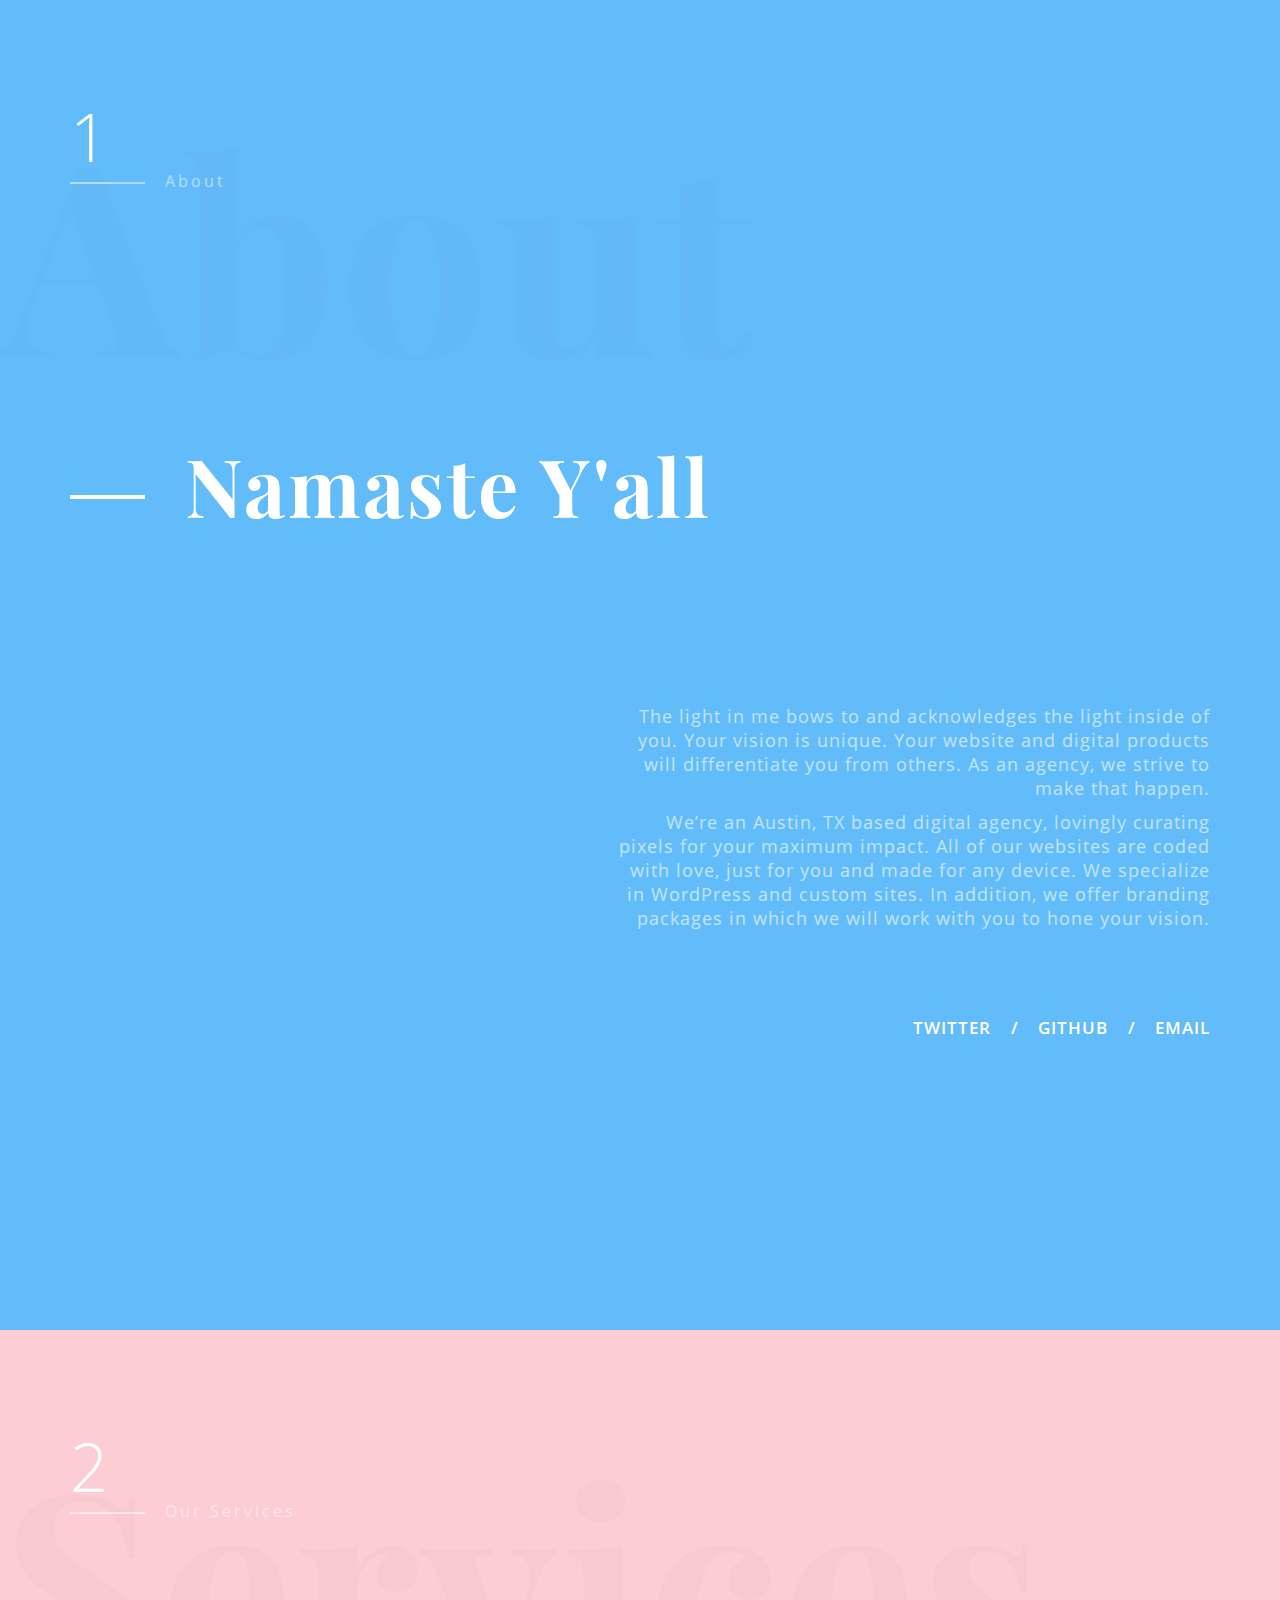
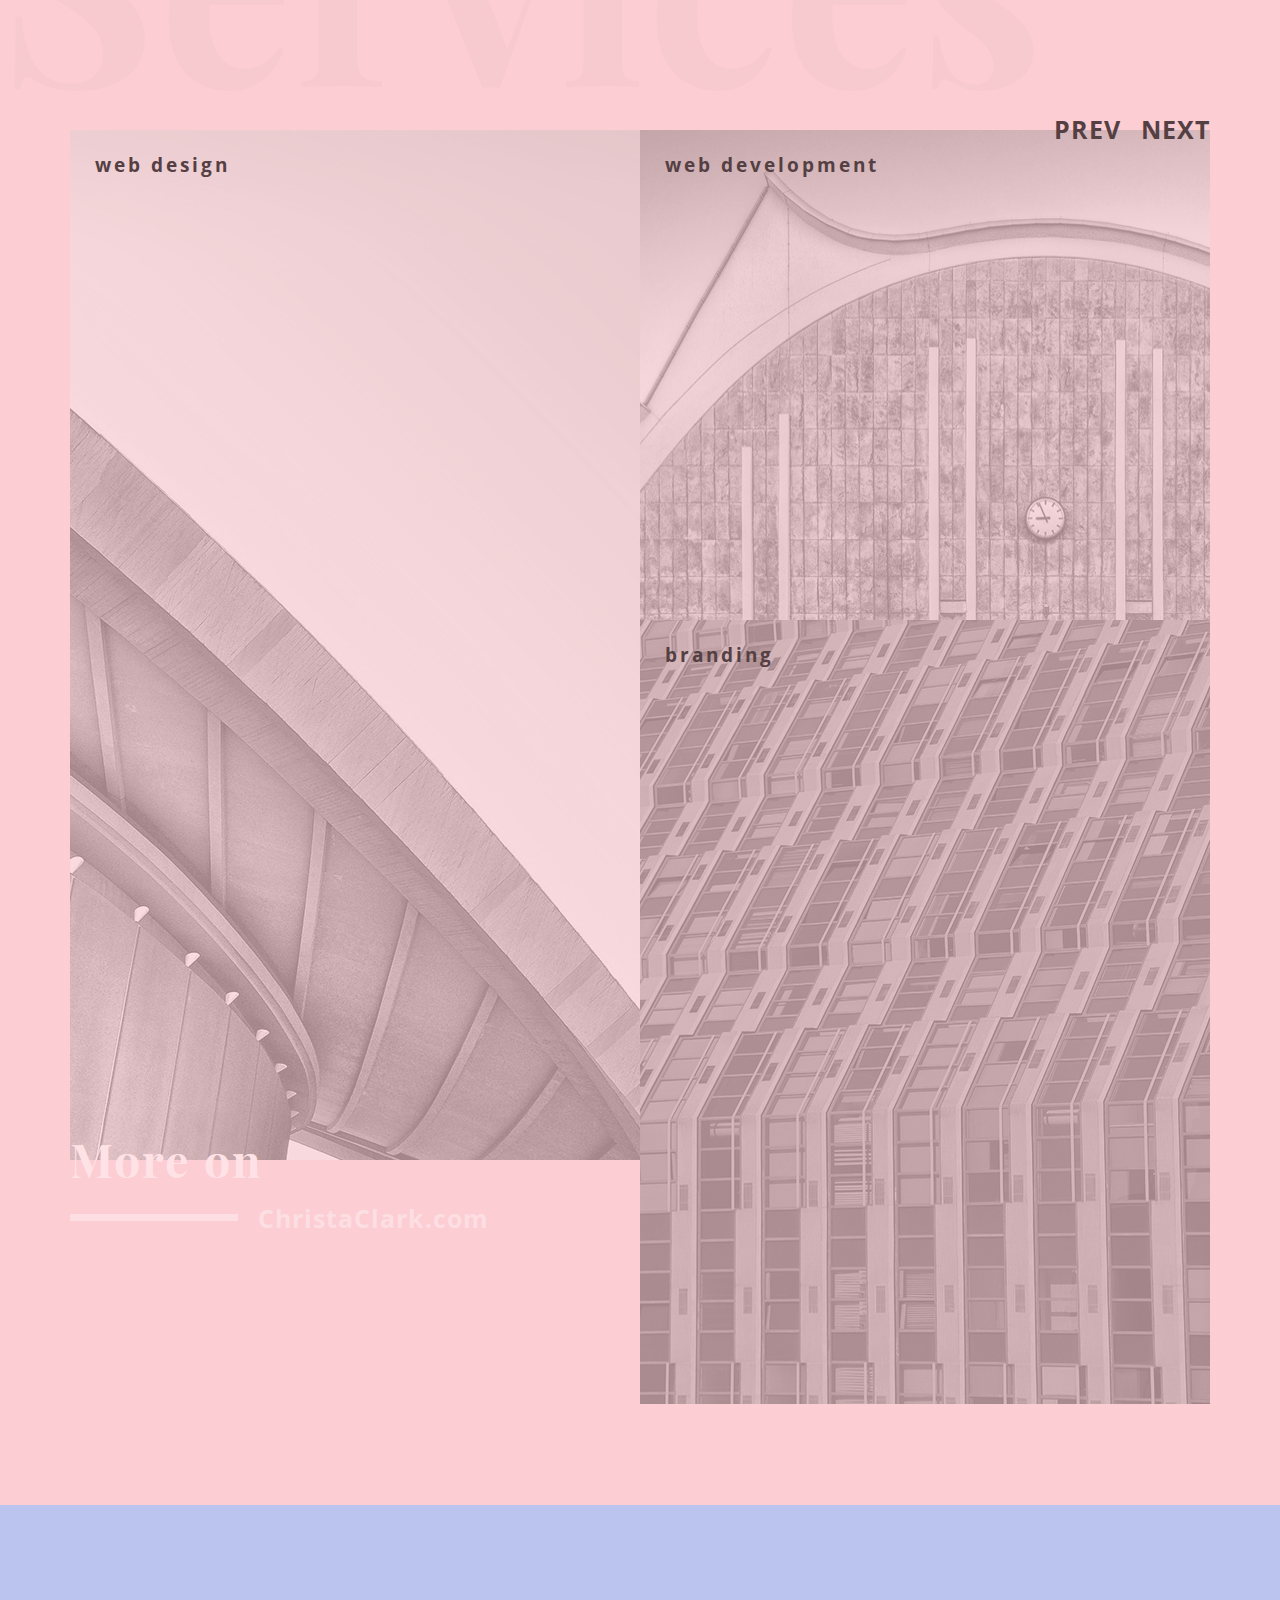
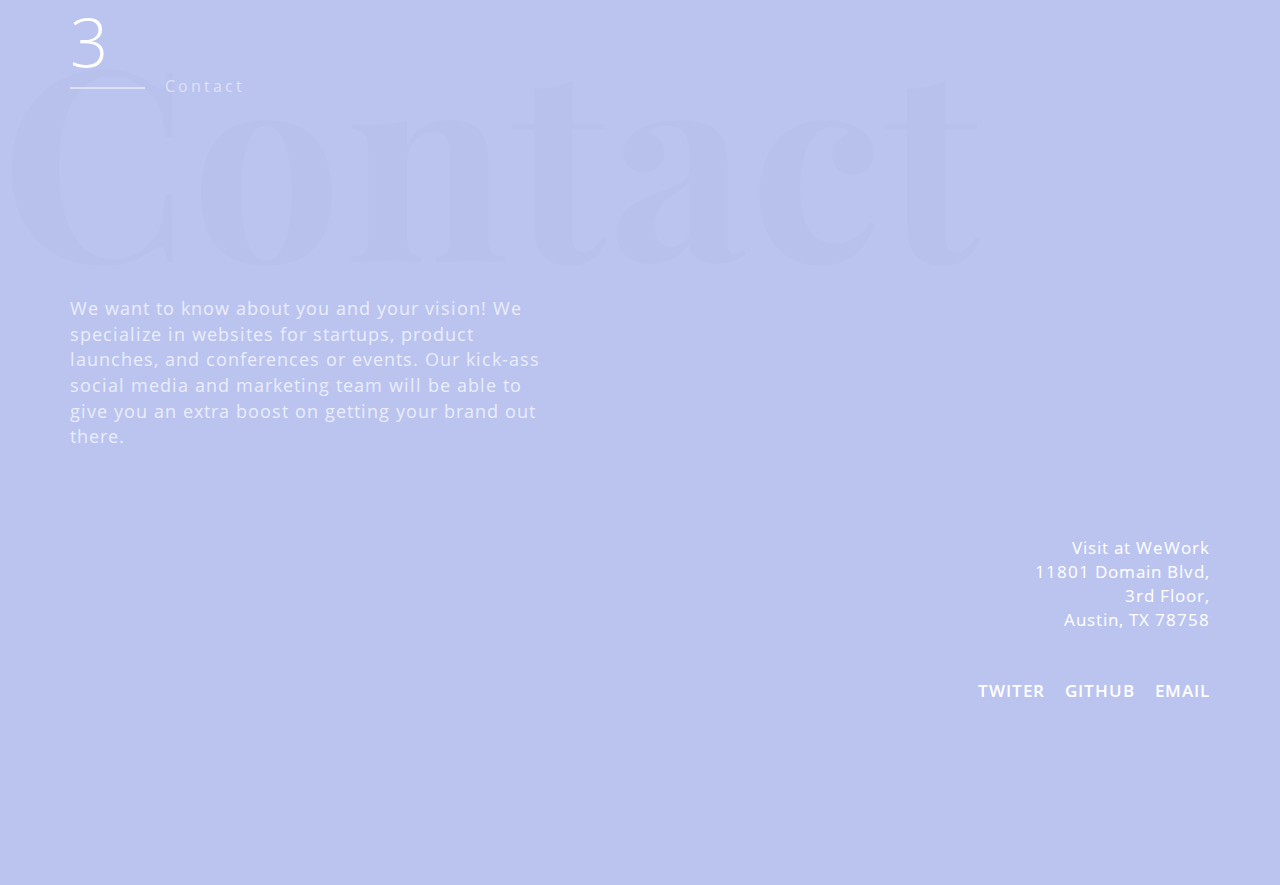
<file: New/index.html>
<!DOCTYPE html>
<html lang="en">
<head>
	<meta charset="UTF-8">
	<title>Heartworthy Creative</title>
	<meta name="viewport" content="width=device-width, initial-scale=1">
	<meta name="author" content="Heartworthy Creative">
	<link rel="shortcut icon" type="image/png" href="Images/favicon.png">
	<link rel="stylesheet" type="text/css" href="style.css">
  	<link rel="stylesheet" href="http://maxcdn.bootstrapcdn.com/bootstrap/3.3.6/css/bootstrap.min.css">
  	<script src="https://ajax.googleapis.com/ajax/libs/jquery/1.12.4/jquery.min.js"></script>
  	<script src="http://maxcdn.bootstrapcdn.com/bootstrap/3.3.6/js/bootstrap.min.js"></script>
  	<script src="js/script.js"></script>
</head>
<body>
<!--	<div id="home">
		<div class="container">
			<div class="col-xs-6 page">
				<h1>1</h1>
				<h2><img src="Images/line.jpg" alt="">home</h2>
			</div>
			<div class="col-xs-6 menu">
				<div class="navigationicon">
				  	<input type="checkbox" id="spinner-form2">
				  	<label for="spinner-form2" class="spinner-spin2">
				    	<div class="line diagonal part-1"></div>
				    	<div class="line horizontal"></div>
				    	<div class="line diagonal part-2"></div>
				  	</label>
				</div>
				<div id="navigationlinks">
					<ul class="list-unstyled">
						<li><a href="#home">HOME</a></li>
						<li><a href="#about">ABOUT</a></li>
						<li><a href="#portfolio">PORTFOLIO</a></li>
						<li><a href="#contact">CONTACT</a></li>
					</ul>
				</div>
			</div>
			<div class="middle">
				<div class="name">
					<h2 style="color: #fff;">Heartworthy</h2>
					<h3>Creative Agency</h3>
				</div>
			<div class="context">
					<img src="Images/line.jpg" alt="">
					<h2>logotype</h2>
				</div>
			</div>
		</div>
	</div> -->
	<div id="about">
		<div class="bgtitle">
			<h1>About</h1>
		</div>
		<div class="image">
			<!-- <img src="Images/about.png" alt=""> -->
		</div>
		<div class="container">
			<div class="col-md-12 page">
				<h1>1</h1>
				<h2><img src="Images/line.jpg" alt="">About</h2>
			</div>
			<div class="col-md-12 name">
				<h1><img src="Images/line2.jpg" alt="">Namaste Y'all</h1>
				<!-- <h2>is based in Austin, TX</h2> -->
			</div>
			<div class="col-md-12 desc">
				<p>
					The light in me bows to and acknowledges the light inside of you. Your vision is unique. Your website and digital products will differentiate you from others. As an agency, we strive to make that happen.
				</p>
				<p>We’re an Austin, TX based digital agency, lovingly curating pixels for your maximum impact. All of our websites are coded with love, just for you and made for any device. We specialize in WordPress and custom sites. In addition, we offer branding packages in which we will work with you to hone your vision.
				</p>
			</div>
			<div class="col-md-12 social">
				<ul>
					<li><a href="https://twitter.com/ifyouGitit" target="_blank">TWITTER</a></li>
					<li>/</li>
					<li><a href="https://github.com/christaclark" target="_blank">GITHUB</a></li>
					<li>/</li>
					<li><a href="mailto:christa@skunkworxlab.com" target="_blank">EMAIL</a></li>
				</ul>
			</div>
		</div>
	</div>
	<div id="portfolio">
		<div class="bgtitle">
			<h1>Services</h1>
		</div>
		<div class="container">
			<div class="col-md-12 page">
				<h1>2</h1>
				<h2><img src="Images/line.jpg" alt="">Our Services</h2>
			</div>
			<div class="col-md-12"> <!-- PORTF CHANGE BUTTONS -->
				<div class="change">
					<ul>
						<li><a alt="Previous" onClick="prev()">PREV</a></li>
						<li><a alt="Next" onClick="next()">NEXT</a></li>
					</ul>
				</div>
		    </div>
		    <div class="posts PortSwap" id="swap0"> <!-- PORTF PAGE 1 -->
				<div class="col-md-6 1">
						<div class="post1">
							<img src="Images/post1.jpg" alt="post1">
							<h1>web design</h1>
						</div>
				</div>
				<div class="col-md-6 1and2">
						<div class="post2">
							<img src="Images/post2.jpg" alt="post2">
							<h1>web development</h1>
						</div>
						<div class="post3">
							<img src="Images/post3.jpg" alt="post3">
							<h1>branding</h1>
						</div>
				</div>
			</div>
			<div class="posts PortSwap" id="swap1"> <!-- PORTF PAGE 2 -->
				<div class="col-md-6 4">
						<div class="post1">
							<img src="Images/post4.jpg" alt="post1">
							<h1>user experience</h1>
						</div>
				</div>
				<div class="col-md-6 5and6">
						<div class="post2">
							<img src="Images/post5.jpg" alt="post2">
							<h1>strategy</h1>
						</div>
						<div class="post3">
							<img src="Images/post6.jpg" alt="post3">
							<h1>website audit</h1>
						</div>

				</div>
			</div>
			<div class="col-md-6">
				<div class="more">
					<h2>More on</h2>
					<ul>
						<li><img src="Images/line3.jpg" alt=""></li>
						<li><a href="http://christaclark.com" target="_blank">ChristaClark.com</a></li>
					</ul>
				</div>
			</div>
		</div>
	</div>
	<div id="contact">
		<div class="bgtitle">
			<h1>Contact</h1>
		</div>
		<div class="container">
			<div class="col-md-12 page">
				<h1>3</h1>
				<h2><img src="Images/line.jpg" alt="">Contact</h2>
			</div>
			<div class="col-md-12 desc">
				<p>
					We want to know about you and your vision! We specialize in websites for startups, product launches, and conferences or events. Our kick-ass social media and marketing team will be able to give you an extra boost on getting your brand out there.
				</p>
			</div>
			<!-- <div class="col-md-6 form">
				<form action="">
					<input type="text" name="mail" placeholder="mail">
					<input type="text" name="name" placeholder="name">
					<textarea name="message" placeholder="message"></textarea>
					<button type="submit">SEND IT</button>
				</form>
			</div> -->
			<div class="col-md-12 address">
				<h3>
					Visit at WeWork<br>
					11801 Domain Blvd,<br>
					3rd Floor,<br>
					Austin, TX 78758
				</h3>
				<div class="social">
					<ul>
						<li><a href="https://twitter.com/ifyouGitit" target="_blank">TWITER</a></li>
						<li><a href="https://github.com/christaclark" target="_blank">GITHUB</a></li>
						<li><a href="mailto:christa@skunkworxlab.com" target="_blank">EMAIL</a></li>
					</ul>
				</div>
			</div>
		</div>
	</div>
</body>
</html>
</file>
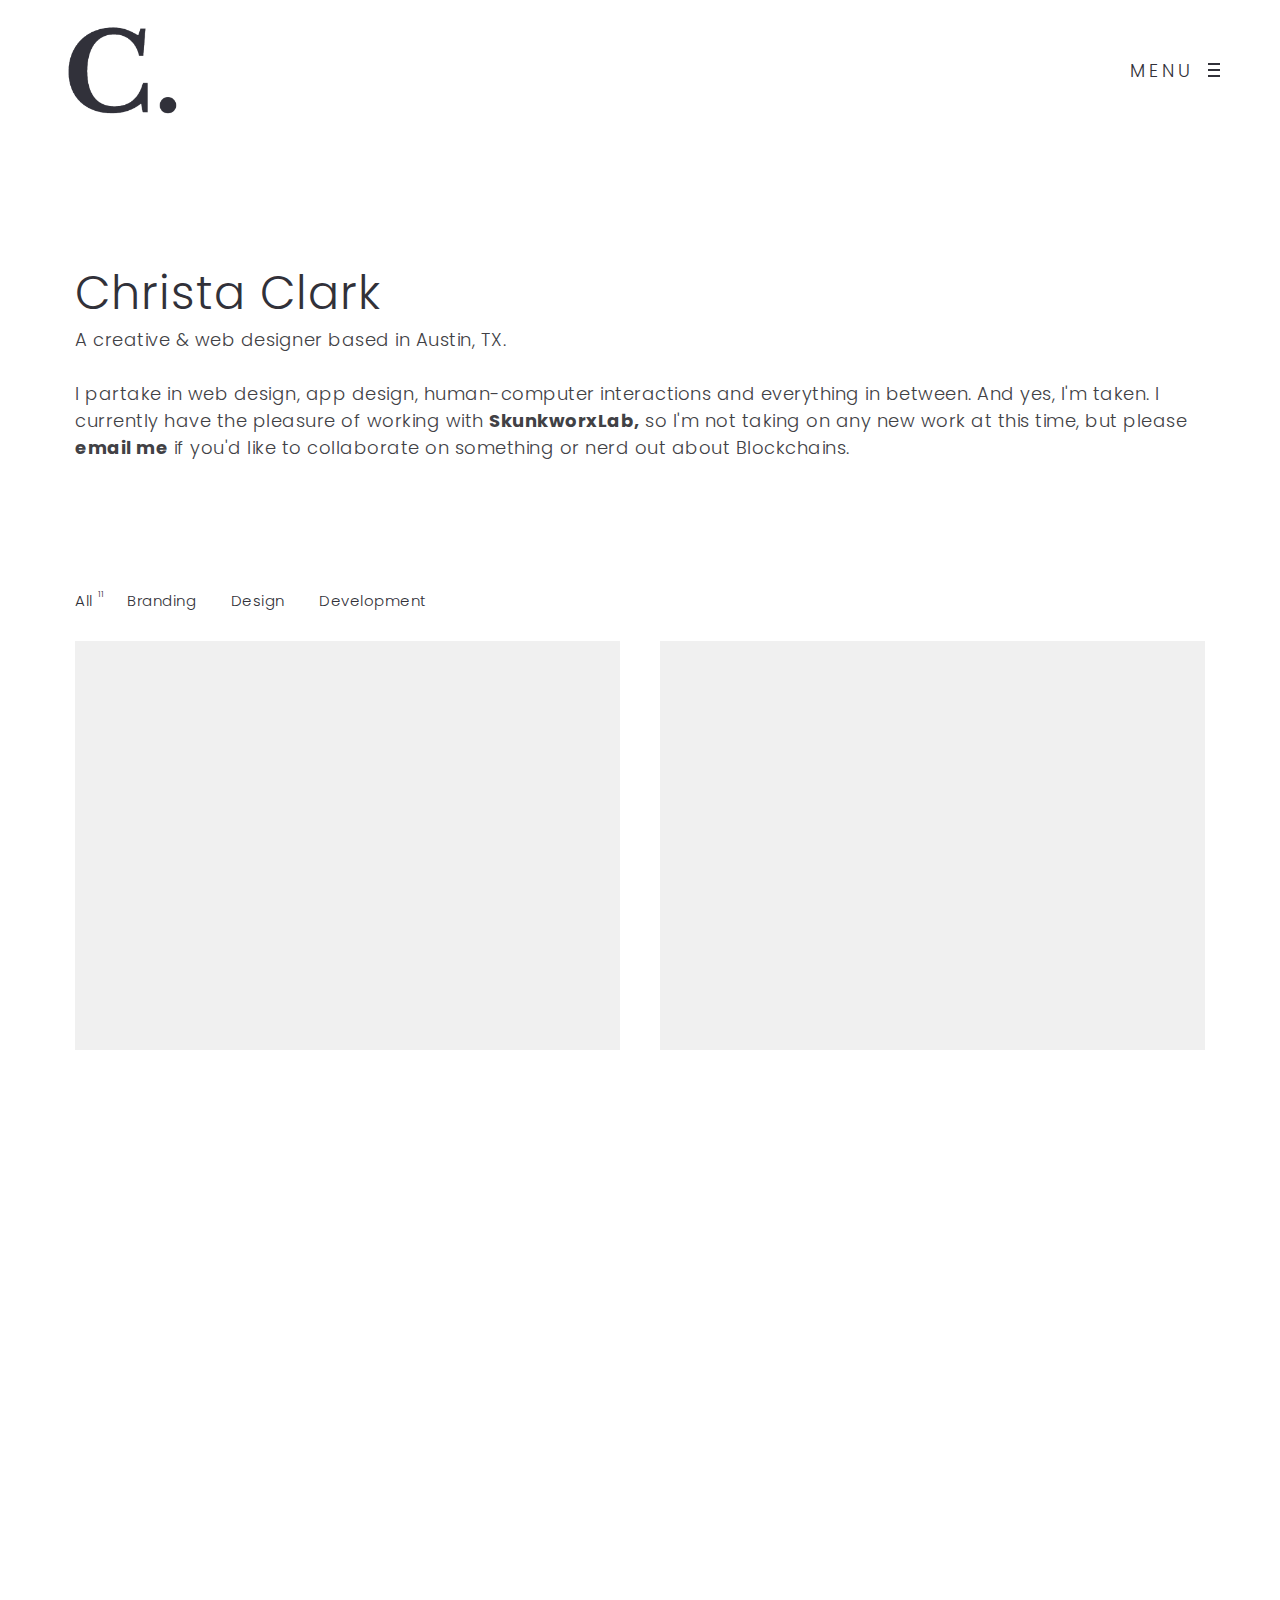
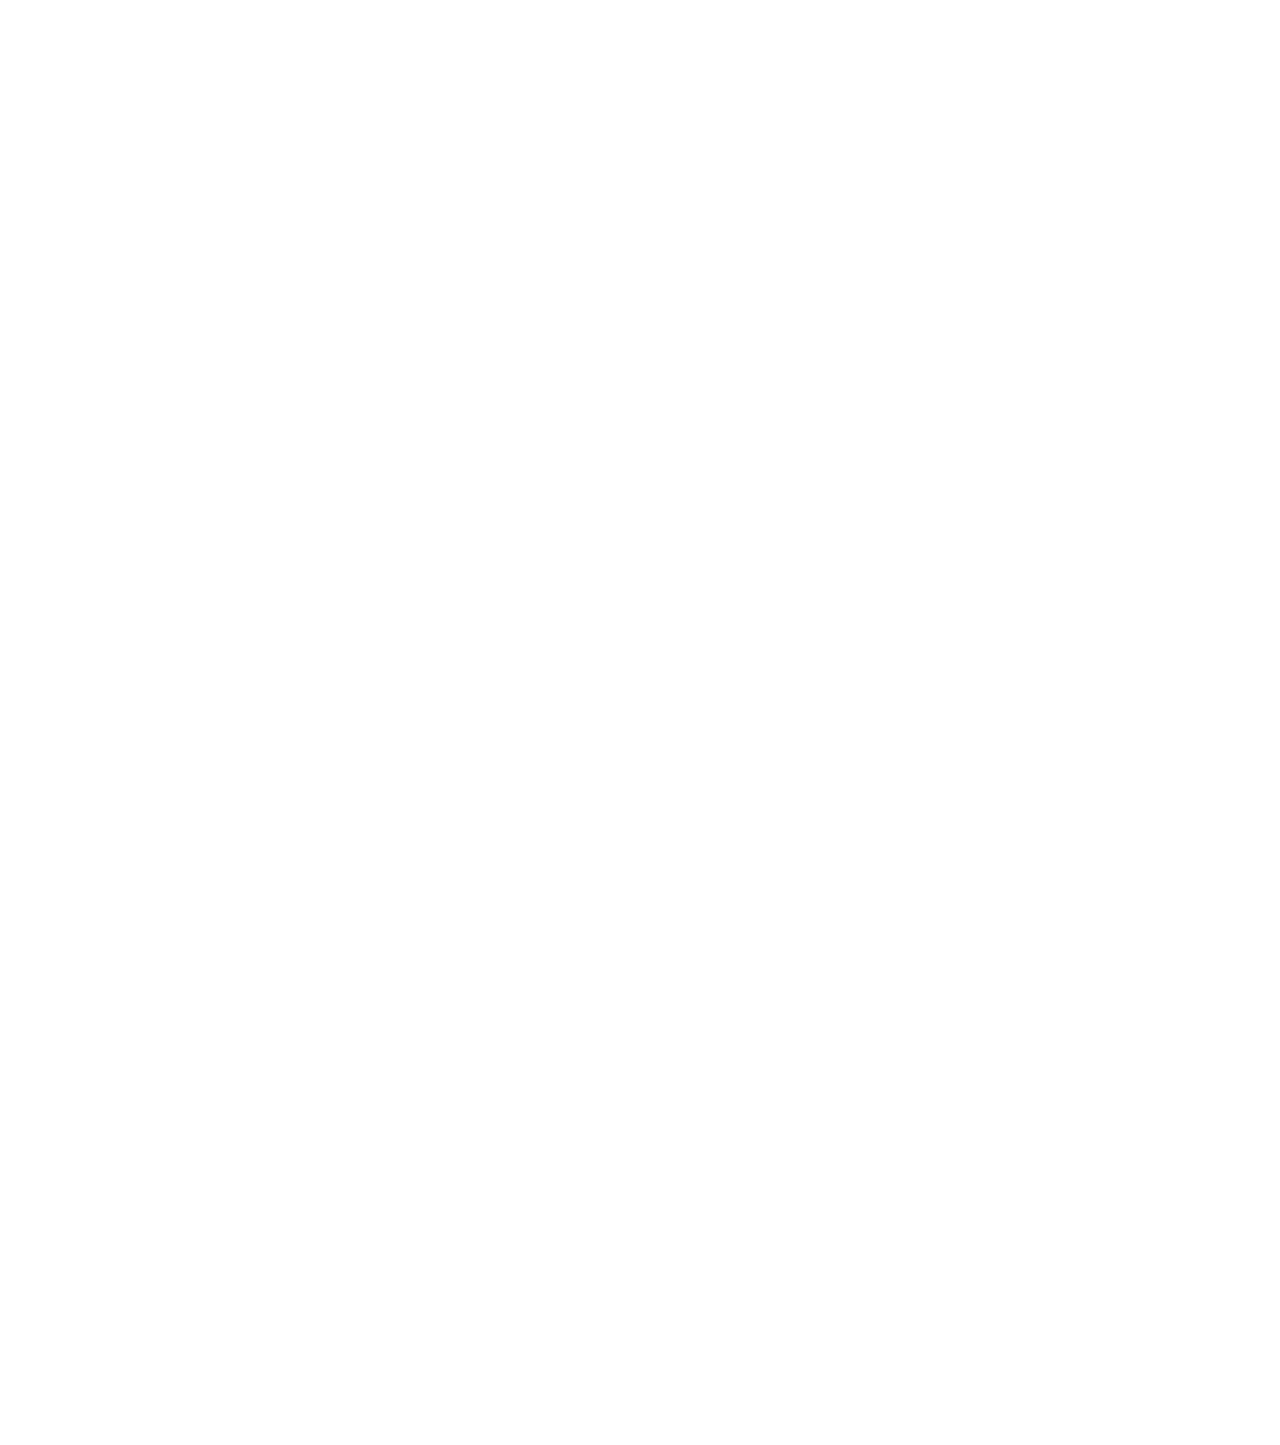
<file: home.html>
<!DOCTYPE html>
<html lang="en-US">
    <head>
        <title>Christa Clark </title>

        <!--Meta-->
        <meta http-equiv="Content-Type" content="text/html; charset=UTF-8" />
        <meta property="og:title" content="Air. Lightweight Portfolio  Photography HTML Theme" />
        <meta property="og:description" content="The landing page of Air. lightweight responsive theme, designed by BWSM" />
        <meta property="og:url" content="http://themes.uiueux.com/demo/air/entry/" />
        <meta property="og:site_name" content="Air. Lightweight Portfolio &amp; Photography HTML Theme Live Demo Site" />
        <meta property="og:image" content="http://themes.uiueux.com/demo/air/entry/01-cover.jpg" />
    	<meta name="viewport" content="width=device-width, initial-scale=1, maximum-scale=1">

        <!-- Favicon -->
        <link rel="shortcut icon" href="img/favicon.png">
        <link rel="apple-touch-icon-precomposed" href="img/apple-touch-icon-114x114.png">

        <!-- Google Fonts -->
        <link rel='stylesheet' href='https://fonts.googleapis.com/css?family=Poppins%3A400%2C300%7CLibre+Baskerville%3Aregular%2Citalic%2C700' type='text/css' media='all' />
        <link href="https://fonts.googleapis.com/css?family=Source+Code+Pro" rel="stylesheet">
        <!-- Bootstrap CSS -->
        <link rel='stylesheet' href='css/bootstrap.css' type='text/css' media='screen' />

        <!-- Font Icon CSS -->
        <link rel='stylesheet' href='css/font-awesome.min.css' type='text/css' media='screen' />

        <!-- Owl Carousel Plugin CSS -->
        <link rel='stylesheet' href='css/owl.carousel.css' type='text/css' media='screen' />

        <!-- Lightbox Plugin CSS -->
        <link rel='stylesheet' href='css/photoswipe.css' type='text/css' media='screen' />

        <!-- Lightbox Plugin Skin CSS -->
        <link rel='stylesheet' href='css/skin/photoswipe/default/default-skin.css' type='text/css' media='screen' />

        <!-- Air. Theme Elements CSS -->
        <link rel='stylesheet' href='css/pagebuild.css' type='text/css' media='screen' />

        <!-- Air. Theme Main CSS -->
        <link rel='stylesheet' href='css/style.css' type='text/css' media='screen' />

        <!-- IE hack -->
        <!--[if lte IE 9]>
    	<link rel='stylesheet' id='cssie9'  href='css/ie.css' type='text/css' media='screen' />
    	<![endif]-->

    	<!--[if lte IE 9]>
    	<script type="text/javascript" src="js/ie.js"></script>
    	<![endif]-->

    	<!--[if lte IE 8]>
    	<div style="width: 100%;" class="messagebox_orange">Your browser is obsolete and does not support this webpage. Please use newer version of your browser or visit <a href="http://www.ie6countdown.com/" target="_new">Internet Explorer 6 countdown page</a>  for more information. </div>
    	<![endif]-->

	</head>

    <body class="page page-id-281 page-template-default default-dark-logo pswp-light-skin responsive-ux page-template-masonry-body page-template-intro-above-list-body navi-hide show-top-space dark-logo header-sticky preload">

        <!--Page Loader-->
        <div class="page-loading fullscreen-wrap visible">
            <div class="page-loading-inn">
                <div class="page-loading-transform">
                    <div class="site-loading-logo"><img src="img/demo/logo-loading.png" alt="Air Theme" /></div>
                </div>
            </div>
        </div>

        <!--Audio Player-->
        <div id="jquery_jplayer" class="jp-jplayer"></div>

        <!--Main wrap-->
        <div id="wrap-outer">

            <!--Header-->
            <header id="header" class="">

                <div id="header-main">

                    <div class="container-fluid">

                        <span id="navi-trigger">
                            <span class="navi-trigger-text">
                                <span class="navi-trigger-text-menu navi-trigger-text-inn">MENU</span>
                                <span class="navi-trigger-text-close navi-trigger-text-inn">CLOSE</span>
                            </span>
                            <span class="navi-trigger-inn">
                                <span class="navi-trigger-hamberg-line navi-trigger-hamberg-line1"></span>
                                <span class="navi-trigger-hamberg-line navi-trigger-hamberg-line2"></span>
                                <span class="navi-trigger-hamberg-line navi-trigger-hamberg-line3"></span>
                            </span>
                        </span>


                        <div class="navi-logo">

                            <div class="logo-wrap">
                                <div id="logo">
                                    <a class="logo-a" href="index.html" title="Air Theme">
                                        <h1 class="logo-h1 logo-not-show-txt">Christa Clark</h1>
                                        <img class="logo-image logo-dark" src="img/demo/logo_dark.png" alt="Air Theme" />
                                        <span class="logo-light"><img class="logo-image" src="img/demo/logo_light.png" alt="Air Theme" /></span>
                                    </a>
                                </div>
                            </div><!--End logo wrap-->

                        </div>

                    </div>

                </div><!--End header main-->

            </header>

            <div id="menu-panel">

                <div class="menu-panel-inn fullscreen-wrap">

                    <nav id="navi">

                        <div id="navi-wrap" class="menu-navi-wrap">

                            <ul class="menu clearfix">
                                <li id="menu-item-246" class="menu-item"><a href="index.html">Home</a></li>
                                <li id="menu-item-256" class="menu-item"><a href="about.html">About</a></li>
                                <li class="menu-item current-menu-item current_page_item menu-item-has-children">
                                    <a>Blog</a>
                                    <ul class="sub-menu">
                                        <li class="menu-item"><a href="blog.html">Blog</a></li>
                                        <li class="menu-item"><a href="home3.html">Freelancing</a></li>
                                        <li class="menu-item current-menu-item current_page_item"><a href="home4.html">Your Resume</a></li>
                                        <li class="menu-item"><a href="home5.html">Learn WordPress</a></li>
                                        <li class="menu-item"><a href="home6.html">Client Contracts</a></li>
                                    </ul>
                                </li>
                                <li id="menu-item-247" class="menu-item"><a href="contact.html">Contact</a></li>
                            </ul>

                        </div>

                    </nav>

                    <div id="menu-panel-bottom" class="container-fluid">

                        <div class="menu-panel-bottom-right col-md-12 col-sm-12 col-xs-12">

                            <div class="socialmeida-mobile">

                                <ul class="socialmeida clearfix">
                                    <li class="socialmeida-li">
                                        <a title="GitHub" href="https://github.com/christaclark/Freelancing" class="socialmeida-a" target="_blank">
                                            <span class=""></span> <span class="socialmeida-text">GitHub</span>
                                        </a>
                                    </li>

                                    <li class="socialmeida-li">
                                        <a title="Twitter" href="https://twitter.com/ifyouGitit" class="socialmeida-a" target="_blank">
                                            <span class=""></span> <span class="socialmeida-text">Twitter</span>
                                        </a>
                                    </li>

                                    <li class="socialmeida-li">
                                        <a title="LinkedIN" href="https://www.linkedin.com/in/christa-clark/" class="socialmeida-a" target="_blank">
                                            <span class=""></span> <span class="socialmeida-text">LinkedIn</span>
                                        </a>
                                    </li>
                                    <li class="socialmeida-li">
                                        <a title="Medium" href="https://medium.com/@hello_christa" class="socialmeida-a" target="_blank">
                                            <span class=""></span> <span class="socialmeida-text">Medium</span>
                                        </a>
                                    </li>
                                </ul>

                            </div>

                        </div>

                    </div>

                </div>

            </div><!--End #menu-panel-->


            <!-- Main Content Wrap -->
    		<div id="wrap">

                <!-- Main Content : List, text content ... -->
    	        <div id="content">

                    <div class="content_wrap_outer fullwrap-layout">

                            <div id="content_wrap">

                                <!--Introduction-->
                                <section class="ux-portfolio-template-intro container">
                                    <h2>Christa Clark</h2>
                                    <p>A creative &amp; web designer based in Austin, TX.</p>
                                    <br>
                                    <p> I partake in web design, app design, human-computer interactions and everything in between. And yes, I'm taken. I currently have the pleasure of working with <b><a href="http://skunkworxlab.com/" target="_blank">SkunkworxLab,</a></b> so I'm not taking on any new work at this time, but please <b><a href="mailto:christa@skunkworxlab.com" target="_blank">email me</a></b> if you'd like to collaborate on something or nerd out about Blockchains.</p>
                                </section>

                                <!--Portfolio Template-->
                                <div class="container-masonry ux-portfolio-spacing-40 ux-portfolio-2col container ux-has-filter filter-left" data-col="2" data-spacer="40" data-template="intro-above">

                                    <!--Filter-->
                                    <div class="clearfix filters">

                                        <ul class="filters-ul container">
                                            <li class="filters-li active"><a id="all" class="filters-a" href="#" data-filter="*">All<span class="filter-num">11</span></a></li>
                                            <li class="filters-li"><a class="filters-a" data-filter=".filter_branding" href="#" data-catid="4" data-pageid="123">Branding<span class="filter-num">7</span></a></li>
                                            <li class="filters-li"><a class="filters-a" data-filter=".filter_illustration" href="#" data-catid="7" data-pageid="123">Design<span class="filter-num">3</span></a></li>
                                            <li class="filters-li"><a class="filters-a" data-filter=".filter_photography" href="#" data-catid="25" data-pageid="123">Development<span class="filter-num">1</span></a></li>
                                        </ul>

                                    </div><!--End filter-->

                                    <!--Portfolio Listing-->
                                    <div class="masonry-list grid-list grid-mask-filled-left">

                                        <section class="grid-item filter_branding filter_featured filter_illustration filter_works filter_post-format-gallery" data-postid="170">

                                            <div class="grid-item-inside" >
                                                <div class="grid-item-con">
                                                    <a href="project-item-fullscreen-slider.html" title="Sofisticada" class="grid-item-mask-link grid-item-open-url"></a>

                                                    <div class="grid-item-con-text">
                                                        <span class="grid-item-cate"><a href="#" title="View all posts in Branding" class="grid-item-cate-a" data-filter=".filter_branding">Branding</a> <a href="#" title="View all posts in Illustration" class="grid-item-cate-a" data-filter=".filter_illustration">Illustration</a></span>
                                                        <h2 class="grid-item-tit"><a href="project-item-fullscreen-slider.html" title="Sofisticada" class="grid-item-tit-a">Sofisticada</a></h2>
                                                    </div>
                                                </div>

                                                <div class="brick-content ux-lazyload-wrap" style=" padding-top: 75.384615384615%;">
                                                    <div class="ux-lazyload-bgimg ux-background-img" data-bg="http://placehold.it/650x490"></div>
                                                </div>

                                            </div><!--End inside-->

                                        </section>

                                        <section class="grid-item filter_photography filter_featured filter_works filter_post-format-gallery" data-postid="30">
                                            <div class="grid-item-inside" >
                                                <div class="grid-item-con">
                                                    <a href="project-item-standard-text-center.html" title="Base Visual Identity" class="grid-item-mask-link grid-item-open-url"></a>

                                                    <div class="grid-item-con-text">
                                                        <span class="grid-item-cate"><a href="#" title="View all posts in Photography" class="grid-item-cate-a" data-filter=".filter_photography">Photography</a></span>
                                                        <h2 class="grid-item-tit"><a href="project-item-standard-text-center.html" title="Base Visual Identity" class="grid-item-tit-a">Base Visual Identity</a></h2>
                                                    </div>
                                                </div>

                                                <div class="brick-content ux-lazyload-wrap" style=" padding-top: 75.384615384615%;">
                                                    <div class="ux-lazyload-bgimg ux-background-img" data-bg="http://placehold.it/650x490"></div>
                                                </div>

                                            </div><!--End inside-->

                                        </section>

                                        <section class="grid-item filter_works filter_post-format-gallery" data-postid="48">
                                            <div class="grid-item-inside" >
                                                <div class="grid-item-con">
                                                    <a href="project-item-standard-start-from-gallery.html" title="Raw" class="grid-item-mask-link grid-item-open-url"></a>

                                                    <div class="grid-item-con-text">
                                                        <span class="grid-item-cate"></span>
                                                        <h2 class="grid-item-tit"><a href="project-item-standard-start-from-gallery.html" title="Raw" class="grid-item-tit-a">Raw</a></h2>
                                                    </div>
                                                </div>

                                                <div class="brick-content ux-lazyload-wrap" style=" padding-top: 75.384615384615%;">
                                                    <div class="ux-lazyload-bgimg ux-background-img" data-bg="http://placehold.it/650x490"></div>
                                                </div>

                                            </div><!--End inside-->

                                        </section>

                                        <section class="grid-item filter_branding filter_works filter_post-format-gallery" data-postid="97">
                                            <div class="grid-item-inside" >
                                                <div class="grid-item-con">
                                                    <a href="project-item-standard-text-left.html" title="Alfonza Woolwear" class="grid-item-mask-link grid-item-open-url"></a>

                                                    <div class="grid-item-con-text">
                                                        <span class="grid-item-cate"><a href="#" title="View all posts in Branding" class="grid-item-cate-a" data-filter=".filter_branding">Branding</a></span>
                                                        <h2 class="grid-item-tit"><a href="project-item-standard-text-left.html" title="Alfonza Woolwear" class="grid-item-tit-a">Alfonza Woolwear</a></h2>
                                                    </div>
                                                </div>

                                                <div class="brick-content ux-lazyload-wrap" style=" padding-top: 75.384615384615%;">
                                                    <div class="ux-lazyload-bgimg ux-background-img" data-bg="http://placehold.it/650x490"></div>
                                                </div>

                                            </div><!--End inside-->

                                        </section>

                                        <section class="grid-item filter_branding filter_illustration filter_works filter_post-format-gallery" data-postid="198">
                                            <div class="grid-item-inside" >
                                                <div class="grid-item-con">
                                                    <a href="project-item-slider.html" title="Red Room" class="grid-item-mask-link grid-item-open-url"></a>

                                                    <div class="grid-item-con-text">
                                                        <span class="grid-item-cate"><a href="#" title="View all posts in Branding" class="grid-item-cate-a" data-filter=".filter_branding">Branding</a> <a href="#" title="View all posts in Illustration" class="grid-item-cate-a" data-filter=".filter_illustration">Illustration</a></span>
                                                        <h2 class="grid-item-tit"><a href="project-item-slider.html" title="Red Room" class="grid-item-tit-a">Red Room</a></h2>
                                                    </div>
                                                </div>

                                                <div class="brick-content ux-lazyload-wrap" style=" padding-top: 75.384615384615%;">
                                                    <div class="ux-lazyload-bgimg ux-background-img" data-bg="http://placehold.it/650x490"></div>
                                                </div>

                                            </div><!--End inside-->

                                        </section>

                                        <section class="grid-item filter_branding filter_works filter_post-format-gallery" data-postid="16">
                                            <div class="grid-item-inside" >
                                                <div class="grid-item-con">
                                                    <a href="project-item-2cols-gallery-right-filled.html" title="Bloc Brands" class="grid-item-mask-link grid-item-open-url"></a>

                                                    <div class="grid-item-con-text">
                                                        <span class="grid-item-cate"><a href="#" title="View all posts in Branding" class="grid-item-cate-a" data-filter=".filter_branding">Branding</a></span>
                                                        <h2 class="grid-item-tit"><a href="project-item-2cols-gallery-right-filled.html" title="Bloc Brands" class="grid-item-tit-a">Bloc Brands</a></h2>
                                                    </div>
                                                </div>

                                                <div class="brick-content ux-lazyload-wrap" style=" padding-top: 75.384615384615%;">
                                                    <div class="ux-lazyload-bgimg ux-background-img" data-bg="http://placehold.it/650x490"></div>
                                                </div>

                                            </div><!--End inside-->

                                        </section>

                                        <section class="grid-item filter_branding filter_works filter_post-format-gallery" data-postid="1">
                                            <div class="grid-item-inside" >
                                                <div class="grid-item-con">
                                                    <a href="project-item-2cols-gallery-left-filled.html" title="Look Addict" class="grid-item-mask-link grid-item-open-url"></a>

                                                    <div class="grid-item-con-text">
                                                        <span class="grid-item-cate"><a href="#" title="View all posts in Branding" class="grid-item-cate-a" data-filter=".filter_branding">Branding</a></span>
                                                        <h2 class="grid-item-tit"><a href="project-item-2cols-gallery-left-filled.html" title="Look Addict" class="grid-item-tit-a">Look Addict</a></h2>
                                                    </div>
                                                </div>

                                                <div class="brick-content ux-lazyload-wrap" style=" padding-top: 66.615384615385%;">
                                                    <div class="ux-lazyload-bgimg ux-background-img" data-bg="http://placehold.it/650x490"></div>
                                                </div>

                                            </div><!--End inside-->

                                        </section>

                                        <section class="grid-item filter_branding filter_works filter_post-format-gallery" data-postid="61">
                                            <div class="grid-item-inside" >
                                                <div class="grid-item-con">
                                                    <a href="project-item-2cols-gallery-right.html" title="Hikeshi" class="grid-item-mask-link grid-item-open-url"></a>

                                                    <div class="grid-item-con-text">
                                                        <span class="grid-item-cate"><a href="#" title="View all posts in Branding" class="grid-item-cate-a" data-filter=".filter_branding">Branding</a></span>
                                                        <h2 class="grid-item-tit"><a href="project-item-2cols-gallery-right.html" title="Hikeshi" class="grid-item-tit-a">Hikeshi</a></h2>
                                                    </div>
                                                </div>

                                                <div class="brick-content ux-lazyload-wrap" style=" padding-top: 75.384615384615%;">
                                                    <div class="ux-lazyload-bgimg ux-background-img" data-bg="http://placehold.it/650x490"></div>
                                                </div>

                                            </div><!--End inside-->

                                        </section>

                                        <section class="grid-item filter_illustration filter_uncategorized filter_works filter_post-format-gallery" data-postid="379">
                                            <div class="grid-item-inside" >
                                                <div class="grid-item-con">
                                                    <a href="project-item-standard-text-center.html" title="Branch Creative" class="grid-item-mask-link grid-item-open-url"></a>

                                                    <div class="grid-item-con-text">
                                                        <span class="grid-item-cate"><a href="#" title="View all posts in Illustration" class="grid-item-cate-a" data-filter=".filter_illustration">Illustration</a></span>
                                                        <h2 class="grid-item-tit"><a href="project-item-standard-text-center.html" title="Branch Creative" class="grid-item-tit-a">Branch Creative</a></h2>
                                                    </div>
                                                </div>

                                                <div class="brick-content ux-lazyload-wrap" style=" padding-top: 75.384615384615%;">
                                                    <div class="ux-lazyload-bgimg ux-background-img" data-bg="http://placehold.it/650x490"></div>
                                                </div>

                                            </div><!--End inside-->

                                        </section>

                                        <section class="grid-item filter_uncategorized filter_works filter_post-format-gallery" data-postid="511">
                                            <div class="grid-item-inside" >
                                                <div class="grid-item-con">
                                                    <a href="project-item-standard-grid.html" title="Asís Logos" class="grid-item-mask-link grid-item-open-url"></a>

                                                    <div class="grid-item-con-text">
                                                        <span class="grid-item-cate"></span>
                                                        <h2 class="grid-item-tit"><a href="project-item-standard-grid.html" title="Asís Logos" class="grid-item-tit-a">Asís Logos</a></h2>
                                                    </div>
                                                </div>

                                                <div class="brick-content ux-lazyload-wrap" style=" padding-top: 75.384615384615%;">
                                                    <div class="ux-lazyload-bgimg ux-background-img" data-bg="http://placehold.it/650x490"></div>
                                                </div>

                                            </div><!--End inside-->

                                        </section>

                                    </div><!--End masonry-list-->

                                </div><!-- End container-masonry -->

                            </div><!-- End #content_wrap-->

                    </div><!-- End content_wrap_outer-->

                </div><!--End #content-->

                <footer id="footer" class="footer-cols-layout">

                    <div class="footer-info">
                        <div class="footer-container">
                            <div class="span6">
                                <div id="logo-footer">
                                    <a href="index.html" title="Air Theme">
                                        <img class="logo-footer-img" src="img/demo/logo_dark.png" alt="Christa Clark" />
                                    </a>
                                </div>
                            </div>

                            <div class="span6">
                                <div class="footer-social">
                                    <ul class="socialmeida clearfix">
                                        <li class="socialmeida-li">
                                            <a title="GitHub" href="https://github.com/christaclark/Freelancing" class="socialmeida-a" target="_blank">
                                                <span class=""></span> <span class="socialmeida-text">GitHub</span>
                                            </a>
                                        </li>

                                        <li class="socialmeida-li">
                                            <a title="Twitter" href="https://twitter.com/ifyouGitit" class="socialmeida-a" target="_blank">
                                                <span class=""></span> <span class="socialmeida-text">Twitter</span>
                                            </a>
                                        </li>

                                        <li class="socialmeida-li">
                                            <a title="LinkedIN" href="https://www.linkedin.com/in/christa-clark/" class="socialmeida-a" target="_blank">
                                                <span class=""></span> <span class="socialmeida-text">LinkedIn</span>
                                            </a>
                                        </li>
                                        <li class="socialmeida-li">
                                            <a title="Medium" href="https://medium.com/@hello_christa" class="socialmeida-a" target="_blank">
                                                <span class=""></span> <span class="socialmeida-text">Medium</span>
                                            </a>
                                        </li>
                                    </ul>
                                </div>
                            </div>
                        </div>
                    </div> <!-- End footer icons -->

                    <div class="container-fluid back-top-wrap"><div id="back-top"></div></div>

                </footer>

            </div><!--End #wrap -->

           <div class="video-overlay modal"><span class="video-close"></span></div><!--end video-overlay-->

        </div><!--End wrap-outer-->

        <div class="pswp" tabindex="-1" role="dialog" aria-hidden="true">

            <div class="pswp__bg"></div>

            <div class="pswp__scroll-wrap">

                <div class="pswp__container">
                    <div class="pswp__item"></div>
                    <div class="pswp__item"></div>
                    <div class="pswp__item"></div>
                </div>

                <div class="pswp__ui pswp__ui--hidden">

                    <div class="pswp__top-bar">

                        <div class="pswp__counter"></div>

                        <button class="pswp__button pswp__button--close" title="Close (Esc)"></button>

                        <button class="pswp__button pswp__button--share" title="Share"></button>

                        <button class="pswp__button pswp__button--fs" title="Toggle fullscreen"></button>

                        <button class="pswp__button pswp__button--zoom" title="Zoom in/out"></button>

                        <div class="pswp__preloader">
                            <div class="pswp__preloader__icn">
                              <div class="pswp__preloader__cut">
                                <div class="pswp__preloader__donut"></div>
                              </div>
                            </div>
                        </div>
                    </div>

                    <div class="pswp__share-modal pswp__share-modal--hidden pswp__single-tap">
                        <div class="pswp__share-tooltip"></div>
                    </div>

                    <button class="pswp__button pswp__button--arrow--left" title="Previous (arrow left)">
                    </button>

                    <button class="pswp__button pswp__button--arrow--right" title="Next (arrow right)">
                    </button>

                    <div class="pswp__caption">
                        <div class="pswp__caption__center"></div>
                    </div>

                </div>

            </div>

        </div>

        <!-- jQuery Library -->
        <script type='text/javascript' src='js/library/jquery.min.js'></script>
        <!-- Main Js Plugin -->
        <script type='text/javascript' src='js/main.min.js'></script>
        <!-- Air. Theme main js -->
        <script type='text/javascript' src='js/custom.theme.js'></script>

    </body>
</html>
</file>
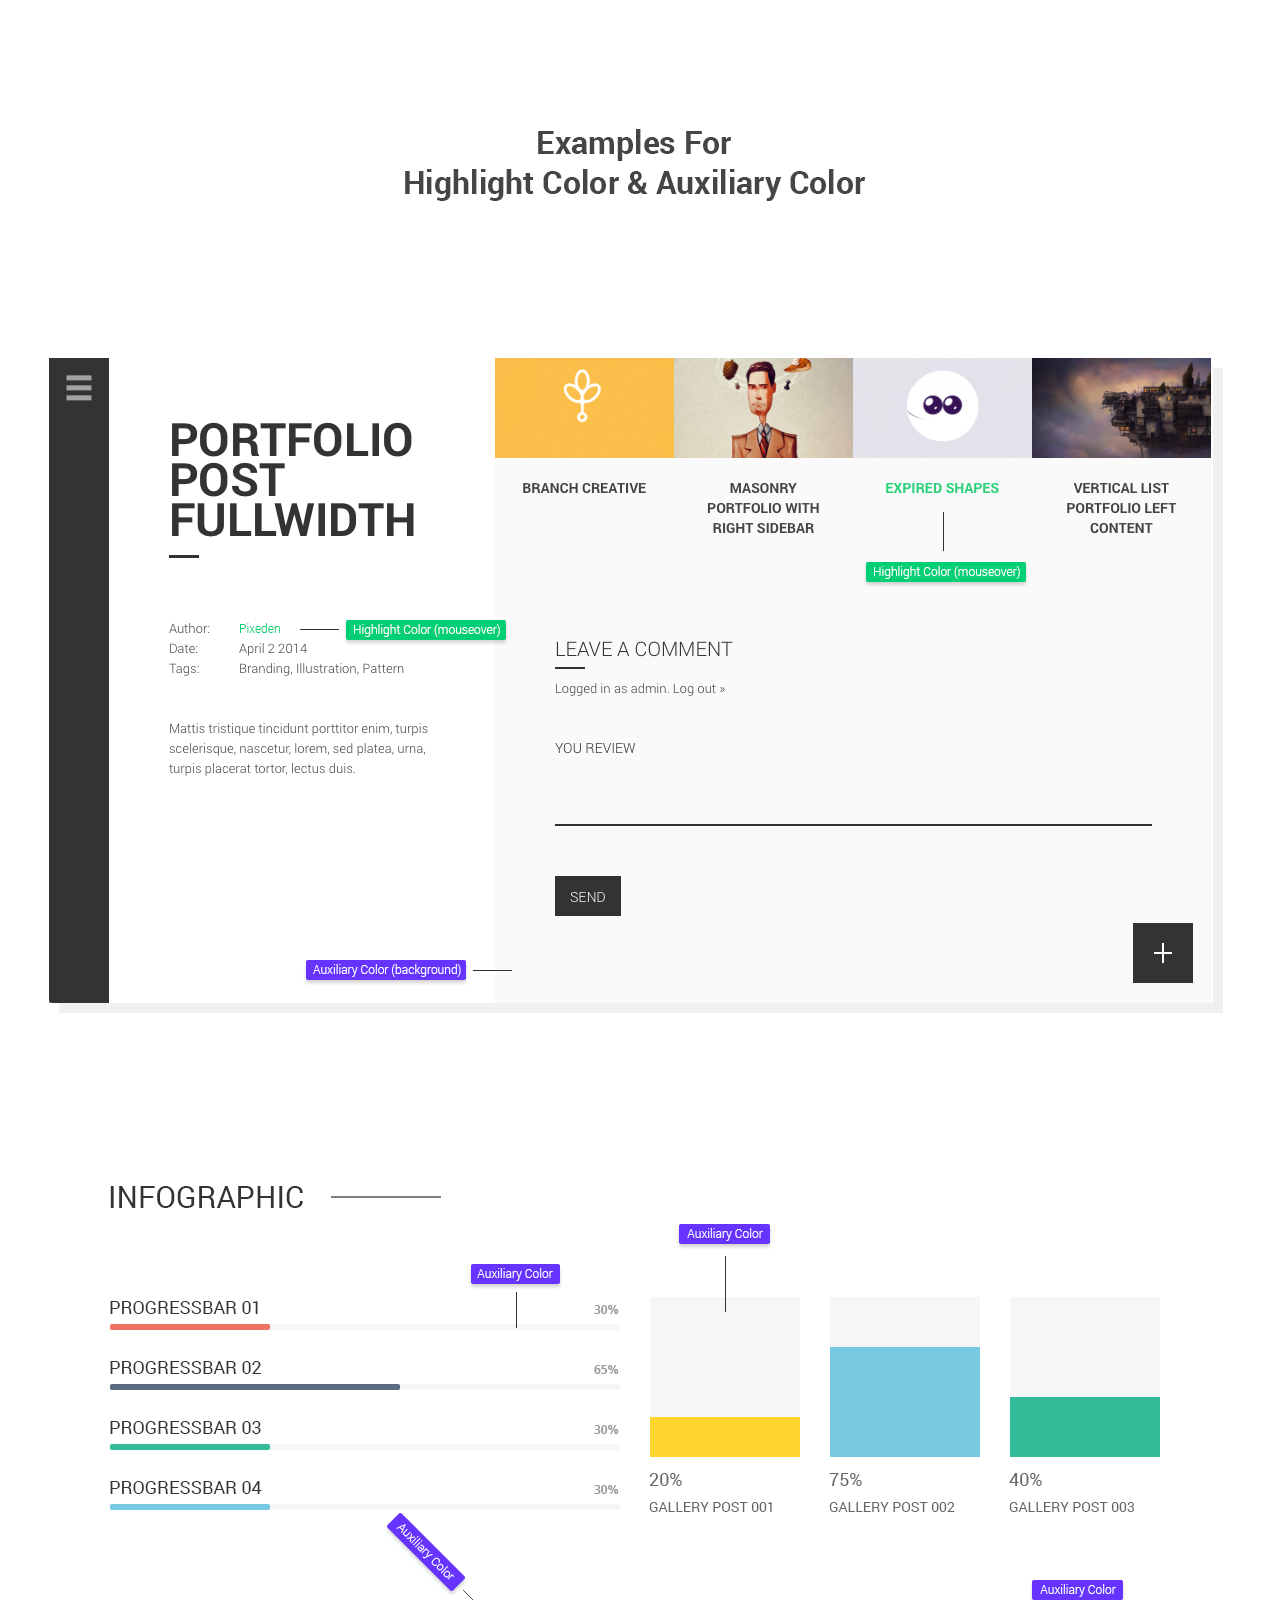
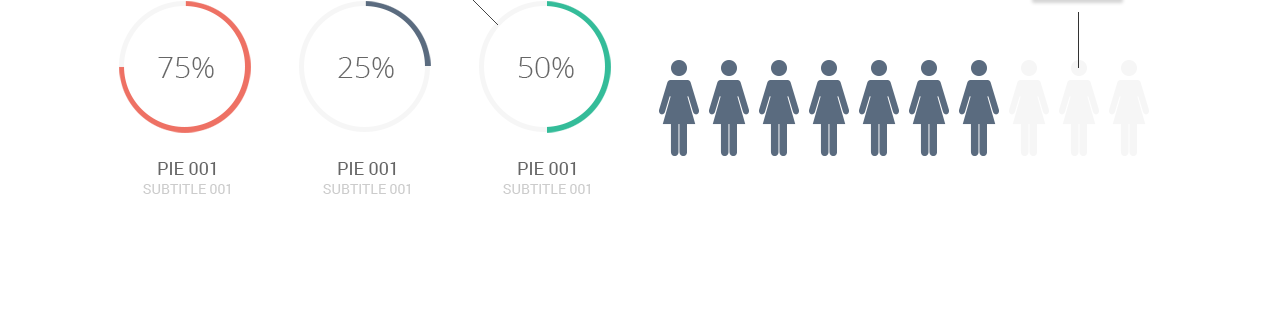
<file: documention/assets/color_intro.html>
<!doctype html>  
<!--[if IE 6 ]><html lang="en-us" class="ie6"> <![endif]-->
<!--[if IE 7 ]><html lang="en-us" class="ie7"> <![endif]-->
<!--[if IE 8 ]><html lang="en-us" class="ie8"> <![endif]-->
<!--[if (gt IE 7)|!(IE)]><!-->
<html lang="en-us"><!--<![endif]-->
<head>
    <meta charset="utf-8">
    
    <title>Aside HTML Theme Documentation</title>
    
    <meta name="description" content="">
    <meta name="author" content="Bwsm/UIUEUX Studio">
    <meta name="copyright" content="Bwsm/UIUEUX Studio">
    <meta name="generator" content="Documenter v2.0 http://rxa.li/documenter">
    <meta name="date" content="2014-06-26T00:00:00+02:00">
</head>
<body>
	<img src="color_intro_aside.png" title="">
</body>
</html>
</file>
<file: documention/assets/css/documenter_style.css>
/*!
 * Documenter 2.0
 * http://rxa.li/documenter
 *
 * Copyright 2011, Xaver Birsak
 * http://revaxarts.com
 *
 */
html,body,div,span,applet,object,iframe,h1,h2,h3,h4,h5,h6,p,blockquote,a,abbr,acronym,address,big,cite,code,del,dfn,em,font,img,ins,kbd,q,s,samp,small,strike,strong,sub,sup,tt,var,dl,dt,dd,ol,ul,li,fieldset,form,label,legend,table,caption,tbody,tfoot,thead,tr,th,td{
	margin:0;
	padding:0;
	border:0;
	outline:0;
	font-weight:inherit;
	font-style:inherit;
	font-size:100%;
	font-family:inherit;
	vertical-align:baseline;
}
html { 
	font-size:101%;
	font-family:Arial,verdana,arial,sans-serif;
	font-size:12px;
	-webkit-text-size-adjust:none;
	color:#6F6F6F;
	background-color:#efefef;
}
body{
	min-height:100%;
	height:auto;
	width:100%;
}
footer, header, section {
	display:block;
}
a{ color:#6F6F6F; text-decoration:none; cursor:pointer; }
a:hover { text-decoration:underline }
p, ul, ol{
	margin:18px 0;
	line-height:1.5em;
}
li{
	list-style:none;
}
li.placeholder{
	height:70px;
	width:100%;
	font-size:16px;
}
hr { 
	display:block;
	height:0px;
	line-height:0px;
	border:0;
	border-top:1px solid #ddd;
	border-bottom:1px solid #aaa;
	margin:16px 0;
	padding:0;
	clear:both;
	float:none;
}
hr.notop{
	margin-top:0;
}
strong{
	font-weight:700;
}
#documenter_buttons{
	position:absolute;
	right:10px;
	margin-top:-30px;
}
.btn{
	cursor:pointer;
	width:auto;
	padding:7px 7px 8px;
	border-radius:3px;
	border:1px solid #ccc;
}
.btn:hover{
	border:1px solid #B1B4B0;
	box-shadow:0px 2px 2px rgba(0,0,0,0.1);
	-moz-box-shadow:0px 2px 2px rgba(0,0,0,0.1);
	-webkit-box-shadow:0px 2px 2px rgba(0,0,0,0.1);
	text-decoration:none;
}
.btn:active{
	border:1px solid #B1B4B0;
	box-shadow:inset 0px 2px 2px rgba(0,0,0,0.1);
	-moz-box-shadow:inset 0px 2px 2px rgba(0,0,0,0.1);
	-webkit-box-shadow:inset 0px 2px 2px rgba(0,0,0,0.1);
	background-color:#eee;
}

#documenter_content{
	position:absolute;
	right:18px;
	left:218px;
	padding-left:10px;
	padding-bottom:800px;
	min-height:100%;
	height:auto;
	z-index:1;
}
#documenter_sidebar{
	-moz-box-shadow:0 0 6px rgba(3,3,3,0.6);
	-webkit-box-shadow:0 0 6px rgba(3,3,3,0.6);
	box-shadow:0 0 6px rgba(3,3,3,0.6);
	position:fixed;
	left:0;
	width:200px;
	height:100%;
	min-height:100%;
	z-index:100;
}
#documenter_sidebar a{
	position:relative;
	z-index:100;
}
img{
	border:0;
}
#documenter_copyright{
	position:absolute;
	bottom:10px;
	font-size:10px;
	right:15px;
	width:200px;
	text-align:right;
	z-index:1
}
noscript{
	display:block;
	position:absolute;
	top:238px;
	margin:0 auto;
	width:800px;
	bottom:0;
	z-index:20;
}
noscript p{
	width:800px;
	font-size:20px;
	padding-top:20px;
	margin:0 auto;
	color:#4D4D4D;
}
.small{
	font-size:10px;
	letter-spacing:0;
}

/*----------------------------------------------------------------------*/
/* Sidebar
/*----------------------------------------------------------------------*/

#documenter_sidebar #documenter_logo{
	display:block;
	height:20%;
	max-height:200px;
	min-height:70px;
	width:200px;
	background-position:center center;
	background-repeat:no-repeat;
}
#documenter_sidebar ul{
	font-size:12px;
	font-weight:700;
	min-height:150px;
	height:75%;
	overflow:auto;
}

#documenter_sidebar ul li{
	text-align:right;
	padding:0;
}
#documenter_sidebar ul a{
	display:block;
	border-top:1px solid #ddd;
	border-bottom:1px solid #aaa;
	padding:6px 15px 7px 0;
	text-align:right;
}
#documenter_sidebar ul a:hover,#documenter_sidebar ul a.current{
	-webkit-text-shadow:none;
	-moz-text-shadow:none;
	text-shadow:none;
	text-decoration:none;
}
#documenter_sidebar ul li ul{
	border-top:0;
	font-size:10px;
	min-height:10px;
	height:auto;
	overflow:auto;
	margin:0;
	display:none;
}
#documenter_sidebar ul li ul li a{
	display:block;
	padding:4px 15px 5px 0;
	text-align:right;
}

/*----------------------------------------------------------------------*/
/* Content
/*----------------------------------------------------------------------*/

#documenter_cover{
	position:relative;
	height:800px;
	padding-top:200px !important;
}
#documenter_cover li{
	list-style:none !important;
	margin-left:0 !important;
}
#documenter_cover p{
	width:500px;
}
#documenter_content section{
	padding-top:70px;
}
#documenter_content h1{
	font-size:30px;
	font-weight:700;
}
#documenter_content h2{
	font-size:20px;
	margin-bottom:18px;
	font-weight:100;
}
#documenter_content h3{
	font-size:26px;
	margin:18px 0 0;
	font-weight:100;
}
#documenter_content h4{
	font-size:20px;
	margin:18px 0;
	font-weight:100;
}
#documenter_content h5{
	font-size:16px;
	margin:18px 0;
	font-weight:100;
}
#documenter_content h6{
	font-size:14px;
	margin:18px 0;
	font-weight:100;
}
#documenter_content p{
	margin:18px 0;
}
#documenter_content ol li{
	list-style:decimal;
	margin-left:36px;
}
#documenter_content ul li{
	list-style:square;
	margin-left:36px;
}
#documenter_content dl{
}
#documenter_content dl dt{
	padding-top:12px;
	font-weight:700;
	font-size:14px;
}
#documenter_content dl dd{
	padding-top:3px;
	margin-left:18px;
}
#documenter_content table{
	border-collapse:collapse;
}
#documenter_content table th{
	font-weight:700;
}
#documenter_content table th, #documenter_content table td{
	padding:3px;
	text-align:left;
}
#documenter_content code{
	font-family:"Courier New", Courier, monospace;
	font-size:12px;
}
#documenter_content .warning{
	padding:10px 10px 10px 30px;
	border:1px solid #D5D458;
	background-color:#F0FEB1;
	background-image:url(img/warning.png);
	background-repeat:no-repeat;
	background-position: 8px 11px;
}
#documenter_content .info{
	padding:10px 10px 10px 30px;
	border:1px solid #6AB3FF;
	background-color:#A3D0FF;
	background-image:url(img/info.png);
	background-repeat:no-repeat;
	background-position: 8px 11px;
}
#documenter_content div.alert {
  padding: 8px 35px 8px 14px;
  text-shadow: 0 1px 0 rgba(255, 255, 255, 0.5);
  background-color: #fcf8e3;
  border: 1px solid #fbeed5;
  -webkit-border-radius: 4px;
  -moz-border-radius: 4px;
  border-radius: 4px;
}
#documenter_content div.alert-success,#documenter_content  div.alert-success div.alert-heading {
  color: #468847;
}
#documenter_content div.alert-danger,#documenter_content  div.alert-error {
  background-color: #f2dede;
  border-color: #eed3d7;
}
#documenter_content div.alert-danger,
#documenter_content div.alert-error,
#documenter_content div.alert-danger div.alert-heading,
#documenter_content div.alert-error div.alert-heading {
  color: #b94a48;
}
#documenter_content div.alert-info {
  background-color: #d9edf7;
  border-color: #bce8f1;
}
#documenter_content div.alert-info,#documenter_content  div.alert-info div.alert-heading {
  color: #3a87ad;
}
#documenter_content div.alert-block {
  padding-top: 14px;
  padding-bottom: 14px;
}
#documenter_content div.alert-block > p,#documenter_content  div.alert-block > ul {
  margin-bottom: 0;
}
#documenter_content div.alert-block p + p {
  margin-top: 5px;
}


span.pre{ background-color:#999; color:#fff;}


/*----------------------------------------------------------------------*/
/* Print Styles
/*----------------------------------------------------------------------*/

@media print {
	 * { background: transparent !important; color: black !important; text-shadow: none !important; filter:none !important;
	-ms-filter: none !important; } /* Black prints faster: sanbeiji.com/archives/953 */
	a, a:visited { color: #444 !important; text-decoration: underline; }
	a[href]:after { content: " (" attr(href) ")"; }
	abbr[title]:after { content: " (" attr(title) ")"; }
	.ir a:after, a[href^="javascript:"]:after, a[href^="#"]:after { content: ""; }  /* Don't show links for images, or javascript/internal links */
	pre, blockquote { border: 1px solid #999; page-break-inside: avoid; }
	thead { display: table-header-group; } /* css-discuss.incutio.com/wiki/Printing_Tables */
	tr, img { page-break-inside: avoid; }
	@page { margin: 0.5cm; }
	p, h2, h3 { orphans: 3; widows: 3; }
	h2, h3{ page-break-after: avoid; }
	hr { border-top:1px solid #000 !important;border-bottom:0 !important; }
	
	#documenter_sidebar{
		-moz-box-shadow:none;
		-webkit-box-shadow:none;
		box-shadow:none;
		position:absolute;
		left:10px;
		top:0;
		width:100%;
		margin-top:500px;
	}
	#documenter_sidebar ul:before { content: "Table of Contents"; }
	
	#documenter_sidebar ul{
		border:0 !important;
	}
	#documenter_sidebar ul li{
		border:0 !important;
		text-align:left;
	}
	#documenter_sidebar ul li a{
		border:0 !important;
		text-align:left;
		padding:4px;
	}
	#documenter_sidebar ul li a:hover{
		border:0 !important;
	}
	#documenter_sidebar #documenter_logo{
		display:none;
	}
	#documenter_sidebar #documenter_copyright{
		display:none;
	}
	#documenter_content{
		left:10px;
	}
	#documenter_cover{
		margin-bottom:300px;
	}
	#documenter_content .warning{
		background-image:url(img/warning.png) !important;
		background-repeat:no-repeat !important;
		background-position: 8px 11px !important;
	}
	#documenter_content .info{
		background-image:url(img/info.png) !important;
		background-repeat:no-repeat !important;
		background-position: 8px 11px !important;
	}
}
</file>
<file: documention/assets/js/google-code-prettify/prettify.css>
.com { color: #93a1a1; }
.lit { color: #195f91; }
.pun, .opn, .clo { color: #93a1a1; }
.fun { color: #dc322f; }
.str, .atv { color: #D14; }
.kwd, .linenums .tag { color: #1e347b; }
.typ, .atn, .dec, .var { color: teal; }
.pln { color: #48484c; }

.prettyprint {
  padding: 8px;
  background-color: #f7f7f9;
  border: 1px solid #e1e1e8;
}
.prettyprint.linenums {
  -webkit-box-shadow: inset 40px 0 0 #fbfbfc, inset 41px 0 0 #ececf0;
     -moz-box-shadow: inset 40px 0 0 #fbfbfc, inset 41px 0 0 #ececf0;
          box-shadow: inset 40px 0 0 #fbfbfc, inset 41px 0 0 #ececf0;
}

/* Specify class=linenums on a pre to get line numbering */
ol.linenums {
  margin: 0 0 0 33px; /* IE indents via margin-left */
} 
ol.linenums li {
  padding-left: 12px;
  color: #bebec5;
  line-height: 18px;
  text-shadow: 0 1px 0 #fff;
}
</file>
<file: New/style.css>
body {
	background-color: #7800ff!important;
}

body:not(:root:root) { /* ONLY SAFARI */
	background-color: #6534ff!important;
}

@font-face {
	font-family: OpenSans_Light;
	src: url("Fonts/OpenSans-Light.ttf");
}

@font-face {
	font-family: OpenSans_LightItalic;
	src: url("Fonts/OpenSans-LightItalic.ttf");
}

@font-face {
	font-family: OpenSans_Regular;
	src: url("Fonts/OpenSans-Regular.ttf");
}

@font-face {
	font-family: OpenSans_Semibold;
	src: url("Fonts/OpenSans-Semibold.ttf");
}

@font-face {
 	font-family: OpenSans_Bold;
	src: url("Fonts/OpenSans-Bold.ttf");
}

@font-face {
	font-family: Playfair;
	src: url("Fonts/PlayfairDisplay-Bold.otf");
}

@media screen and (min-color-index:0)
and(-webkit-min-device-pixel-ratio:0) { @media
{
    @font-face {
 		font-family: OpenSans_Regular;
		src: url("Fonts/OpenSans-Bold.ttf");
	}
}} /* ONLY FOR SAFARI */

h1, h2, h3, h4, h5, h6 {
	margin: 0!important;
}

a, a:hover, a:active {
	text-decoration: none !important;
}

::-webkit-input-placeholder {
	opacity: 1 !important;
	color: white;
}

.col-xs-1, .col-xs-2, .col-xs-3, .col-xs-4, .col-xs-5, .col-xs-6, .col-xs-7, .col-xs-8, .col-xs-9, .col-xs-10, .col-xs-11, .col-xs-12 {
	padding: 0 !important;
	margin: 0 !important;
}

.col-md-1, .col-md-2, .col-md-3, .col-md-4, .col-md-5, .col-md-6, .col-md-7, .col-md-8, .col-md-9, .col-md-10, .col-md-11, .col-md-12 {
	padding: 0!important;
	margin: 0!important;
}

.page h1 {
	font-family: OpenSans_Light;
	font-size: 50pt;
	letter-spacing: 6px;
	color: white;
}

.page h2 {
	font-family: OpenSans_Regular;
	font-size: 12pt;
	letter-spacing: 3px;
	color: white;
	opacity: 0.5;
}

.page h2 img {
	margin-right: 20px;
}

.bgtitle {
	position: absolute;
}

.bgtitle h1 {
	font-family: Playfair;
	font-size: 200pt;
	letter-spacing: 3px;
	color: grey;
	opacity: 0.03;
}

/* HOME -------------------------------------------------------------*/

#home {
	padding: 100px 0;
	background-position: center;
	background-repeat: no-repeat;
	height: 1050px;
	z-index: 1;
}

#home .menu .navigationicon * {
  	transition: all 0.3s;
  	-webkit-transition: all 0.3s;
  	box-sizing: border-box;
}

#home .menu .navigationicon {
 	position: fixed;
 	float: left;
  	height: 50px;
  	width: 50px;
  	margin-left: 520px;
  	z-index: 999;
  	background-color: white;
  	padding: 0 10px;
}

#home .menu .navigationicon input[type=checkbox] {
  	display: none;
}

#home .menu .navigationicon label {
  	cursor: pointer;
  	position: absolute;
  	z-index: 99;
  	height: 100%;
  	width: 100%;
  	top: 10px;
  	left: 0;
  	margin-top: 5px;
}

#home .menu .navigationicon .line {
  	position: absolute;
  	height: 3px;
  	width: 100%;
  	background-color: #000;
  	width: 30px;
  	margin-left: 10px;
}

#home .menu .navigationicon .diagonal.part-1 {
  	position: relative;
  	float: left;
}

#home .menu .navigationicon .horizontal {
  	position: relative;
  	float: left;
  	margin-top: 6px;
}

#home .menu .navigationicon .diagonal.part-2 {
  	position: relative;
  	float: left;
  	margin-top: 5px;
}

#home .menu .navigationicon input[type=checkbox]:checked ~ .spinner-spin2 > .horizontal {
  	opacity: 0;
}

#home .menu .navigationicon input[type=checkbox]:checked ~ .spinner-spin2 > .diagonal.part-1 {
  	transform: rotate(135deg);
  	-webkit-transform: rotate(135deg);
  	margin-top: 10px;
}

#home .menu .navigationicon input[type=checkbox]:checked ~ .spinner-spin2 > .diagonal.part-2 {
  	transform: rotate(-135deg);
  	-webkit-transform: rotate(-135deg);
  	margin-top: -12px;
}

#home .menu #navigationlinks {
	position: fixed;
	float: left;
	text-align: right;
  	display: none;
  	margin-top: 75px;
  	margin-left: 33.5%;
  	z-index: 999;
  	transition: all 0.2s;
  	-webkit-transition: all 0.2s;
}

#home .menu #navigationlinks li {
	margin-top: 5px;
}

#home .menu #navigationlinks a {
	font-family: OpenSans_Regular;
	color: white;
	text-decoration: none;
	font-size: 18px;
	letter-spacing: 2px;
  	transition: all 0.2s;
  	-webkit-transition: all 0.2s;
}

#home .menu #navigationlinks a:hover {
	opacity: 0.7;
}

#home .middle {
	border: 4px solid white;
	position: absolute;
	padding: 20px;
	top: 100px;
	width: 500px;
	height: 800px;
	margin-left: 320px;
}

#home .middle .name h2 {
	font-family: OpenSans_Light;
	font-size: 12pt;
	letter-spacing: 2px;
	color: white;
}

#home .middle .name h3 {
	font-family: OpenSans_Regular;
	font-size: 9pt;
	letter-spacing: 1px;
	color: white;
	opacity: 0.6;
	margin-top: 7px!important;
}

#home .middle .context {
	position: absolute;
	top: 0;
	left: 0;
	margin-top: 240px;
	margin-left: 480px;
}

#home .middle .context h2 {
	font-family: OpenSans_Regular;
	font-size: 12pt;
	letter-spacing: 2px;
	color: white;
	margin-left: 50px!important;
}

#home .scroll {
	position: absolute;
	top: 0;
	left: 0;
	margin-top: 875px;
	margin-left: 200px;
	margin-bottom: 100px!important;
}

#home .scroll h1 {
	font-family: OpenSans_Regular;
	font-size: 44pt;
	letter-spacing: 7px;
	color: white;
	text-decoration: line-through;
  	transition: all 0.2s;
  	-webkit-transition: all 0.2s;
}

#home .scroll h1:hover {
	opacity: 0.7;
}

/* ABOUT -------------------------------------------------------------*/

#about {
	background-color: #9bd6f1;
	padding: 100px 0;
	height: 1330px;
	z-index: 2;
}

#about:not(:root:root) { /* ONLY SAFARI */
	background-color: #62bcfa!important;
}

#about .image {
	position: absolute;
	width: 100%;
	padding-left: 10%;
	margin-top: 350px;
}

#about .image img {
	mix-blend-mode: overlay;
	opacity: 0.7;
	z-index: 2;
}

#about .name {
	margin-top: 250px!important;
}

#about .name h1 {
	font-family: Playfair;
	font-size: 60pt;
	letter-spacing: 3px;
	color: white;
}

#about .name h1 img {
	margin-right: 40px;
}

#about .name h2 {
	font-family: Playfair;
	font-size: 17pt;
	letter-spacing: 2px;
	color: #7545f0;
	margin-left: 115px!important;
}

#about .desc {
	margin-top: 175px!important;
}

#about .desc p {
	font-family: OpenSans_Regular;
	font-size: 18px;
	line-height: 18pt;
	letter-spacing: 1px;
	color: white;
	text-align: right;
	float: right;
	opacity: 0.6;
	max-width: 600px;
}

#about .social {
	margin-top: 75px!important;
}

#about .social ul {
	overflow: auto;
	float: right;
	text-align: right;
}

#about .social ul li {
	font-family: OpenSans_Semibold;
	font-size: 13pt;
	color: white;
	list-style-type: none;
	float: left;
	margin-left: 20px;
}

#about .social ul li a {
	font-family: OpenSans_Semibold;
	font-size: 13pt;
	letter-spacing: 1px;
	color: white;
}

#about .social ul li a:hover {
	text-decoration: line-through!important;
}

/* PORTFOLIO -------------------------------------------------------------*/

#portfolio {
	background-color: #fccdd3;
	padding: 100px 0;
	z-index: 3;
}

#portfolio .change {
	position: absolute;
	top: 190px;
	right: 0;
	z-index: 998;
}

#portfolio .change ul {
	overflow: auto;
	float: right;
	text-align: right;
	padding: 0!important;
}

#portfolio .change ul li {
	list-style-type: none;
	float: left;
	margin-left: 20px;
}

#portfolio .change ul li a {
	font-family: OpenSans_Bold;
	font-size: 19pt;
	letter-spacing: 1px;
	color: #544043;
}

#portfolio .change ul li a:hover {
	text-decoration: line-through!important;
	cursor: pointer;
}

#portfolio .posts {
	margin-top: 300px;
}

#portfolio .posts img {
	width: 100%;
	height: 100%;
	opacity: 0.35;
  	transition: all 0.2s;
  	-webkit-transition: all 0.2s;
}

#portfolio .posts img:hover {
	opacity: 0.6;
}

#portfolio .posts h1 {
	font-family: OpenSans_Bold;
	font-size: 14pt;
	letter-spacing: 3px;
	color: #544043;
	position: absolute;
	top: 0;
	padding: 25px;
}

#portfolio .posts .post1 {
	width: 100%;
	height: 1030px;
}

#portfolio .posts .post2 {
	width: 100%;
	height: 490px;
}

#portfolio .posts .post3 h1 {
	top: 490px;
}

#portfolio .more {
	position: absolute;
	top: -270px;
}

#portfolio .more h2 {
	font-family: Playfair;
	font-size: 35pt;
	letter-spacing: 2px;
	color: #ffe2e6;
}

#portfolio .more ul {
	overflow: auto;
	float: left;
	text-align: left;
	margin-top: 15px;
	padding: 0!important;
}

#portfolio .more ul li {
	list-style-type: none;
	float: left;
	margin-right: 20px;
}

#portfolio .more ul li img {
	margin-top: 12.5px;
	opacity: 0.35;
}

#portfolio .more ul li img:hover {
	opacity: 0.35;
}

#portfolio .more ul li a {
	font-family: OpenSans_Bold;
	font-size: 19pt;
	letter-spacing: 1px;
	color: white;
	opacity: 0.35;
  	transition: all 0.2s;
  	-webkit-transition: all 0.2s;
}

#portfolio .more ul li a:hover {
	text-decoration: line-through!important;
	opacity: 1;
}

/* CONTACT -------------------------------------------------------------*/

#contact {
	background-color: #bbc4ef;
	padding: 100px 0 200px 0;
	z-index: 4;
}

#contact .desc {
	margin-top: 200px!important;
}

#contact .desc p {
	font-family: OpenSans_Regular;
	font-size: 18px;
	letter-spacing: 1px;
	color: white;
	max-width: 470px;
	opacity: 0.7;
}

#contact .form {
	margin-top: 75px!important;
}

#contact .form input {
	font-family: OpenSans_Regular;
	font-size: 18px;
	color: white;
	background: transparent;
	border: 2px solid white;
	padding-left: 20px;
	padding-right: 20px;
	width: 400px;
	height: 70px;
	margin-bottom: 40px;
	opacity: 0.7;
}

#contact .form textarea {
	font-family: OpenSans_Regular;
	font-size: 18px;
	color: white;
	background: transparent;
	border: 2px solid white;
	padding: 20px;
	width: 400px;
	height: 250px;
	opacity: 0.7;
}

#contact .form button {
	font-family: OpenSans_Bold;
	font-size: 19pt;
	letter-spacing: 1px;
	color: white;
	background: transparent;
	border: 0;
	text-align: left;
	margin-right: 200px;
	margin-top: 40px;
}

#contact .form button:hover {
	text-decoration: line-through;
}

#contact .address {
	margin-top: 75px!important;
	height: 150px;
}

#contact .address h3 {
	font-family: OpenSans_Regular;
	font-size: 13pt;
	letter-spacing: 1px;
	line-height: 18pt;
	color: white;
	text-align: right;
	float: right;
}

#contact .address .social {
	position: absolute;
	top: 95%;
	bottom: 0;
	right: 0;
}

#contact .address .social ul {
	overflow: auto;
	float: right;
	text-align: right;
}

#contact .address .social ul li {
	font-family: OpenSans_Semibold;
	font-size: 13pt;
	color: white;
	list-style-type: none;
	float: left;
	margin-left: 20px;
}

#contact .address .social ul li a {
	font-family: OpenSans_Semibold;
	font-size: 13pt;
	letter-spacing: 1px;
	color: white;
}

#contact .address .social ul li a:hover {
	text-decoration: line-through!important;
}

/* RESPONSIVE -------------------------------------------------------------*/

@media (max-width: 1199px) {
	#home .middle {
		margin-left: 235px;
	}

	#home .menu .navigationicon {
		margin-left: 420px;
	}

	#about .image {
		padding-left: 0;
	}

	#portfolio .more {
		position: absolute;
		top: -140px;
	}

	#portfolio .more ul li a {
		font-size: 16pt;
	}
}

@media (max-width: 991px) {
	#home .middle {
		margin-left: 125px;
	}

	#home .menu .navigationicon {
		margin-left: 310px;
	}

	#portfolio .posts .post1 {
		width: 570px;
		float: none;
    	margin: 0 auto;
	}

	#portfolio .posts .post2 {
		width: 570px;
		float: none;
    	margin: 0 auto;
	}

	#portfolio .posts .post3 {
		width: 570px;
		float: none;
    	margin: 0 auto;
	}

	#portfolio .more {
		position: static;
		margin-top: 50px;
	}

	#contact .address {
		height: auto;
	}

	#contact .address h3 {
		text-align: left;
		float: left;
		width: 100%;
		margin-bottom: 50px!important;
	}

	#contact .address .social {
		position: initial;
		top: auto;
		right: auto;
		bottom: auto;
	}

	#contact .address .social ul {
		overflow: auto;
		float: left;
		text-align: left;
		padding: 0;
	}

	#contact .address .social ul li {
		margin-left: 0;
		margin-right: 20px;
	}
}

@media (max-width: 750px) {
	#home .menu .navigationicon {
		margin-left: 40%;
	}

	#home .middle {
		margin-left: 15%;
		max-width: 90%;
	}
}
</file>
<file: css/photoswipe.css>
/*! PhotoSwipe main CSS by Dmitry Semenov | photoswipe.com | MIT license */
/*
	Styles for basic PhotoSwipe functionality (sliding area, open/close transitions)
*/
/* pswp = photoswipe */
.pswp {
  display: none;
  position: absolute;
  width: 100%;
  height: 100%;
  left: 0;
  top: 0;
  overflow: hidden;
  -ms-touch-action: none;
  touch-action: none;
  z-index: 1500;
  -webkit-text-size-adjust: 100%;
  /* create separate layer, to avoid paint on window.onscroll in webkit/blink */
  -webkit-backface-visibility: hidden;
  outline: none; }
  .pswp * {
    -webkit-box-sizing: border-box;
            box-sizing: border-box; }
  .pswp img {
    max-width: none; }

/* style is added when JS option showHideOpacity is set to true */
.pswp--animate_opacity {
  /* 0.001, because opacity:0 doesn't trigger Paint action, which causes lag at start of transition */
  opacity: 0.001;
  will-change: opacity;
  /* for open/close transition */
  -webkit-transition: opacity 333ms cubic-bezier(0.4, 0, 0.22, 1);
          transition: opacity 333ms cubic-bezier(0.4, 0, 0.22, 1); }

.pswp--open {
  display: block; }

.pswp--zoom-allowed .pswp__img {
  /* autoprefixer: off */
  cursor: -webkit-zoom-in;
  cursor: -moz-zoom-in;
  cursor: zoom-in; }

.pswp--zoomed-in .pswp__img {
  /* autoprefixer: off */
  cursor: -webkit-grab;
  cursor: -moz-grab;
  cursor: grab; }

.pswp--dragging .pswp__img {
  /* autoprefixer: off */
  cursor: -webkit-grabbing;
  cursor: -moz-grabbing;
  cursor: grabbing; }

/*
	Background is added as a separate element.
	As animating opacity is much faster than animating rgba() background-color.
*/
.pswp__bg {
  position: absolute;
  left: 0;
  top: 0;
  width: 100%;
  height: 100%;
  background: #000;
  opacity: 0;
  transform: translateZ(0);
  -webkit-backface-visibility: hidden;
  will-change: opacity; }
.pswp-light-skin .pswp__bg {
  background: #fff; }
.pswp__scroll-wrap {
  position: absolute;
  left: 0;
  top: 0;
  width: 100%;
  height: 100%;
  overflow: hidden; }

.pswp__container,
.pswp__zoom-wrap {
  -ms-touch-action: none;
  touch-action: none;
  position: absolute;
  left: 0;
  right: 0;
  top: 0;
  bottom: 0; }

/* Prevent selection and tap highlights */
.pswp__container,
.pswp__img {
  -webkit-user-select: none;
  -moz-user-select: none;
  -ms-user-select: none;
      user-select: none;
  -webkit-tap-highlight-color: transparent;
  -webkit-touch-callout: none; }

.pswp__zoom-wrap {
  position: absolute;
  width: 100%;
  -webkit-transform-origin: left top;
  -ms-transform-origin: left top;
  transform-origin: left top;
  /* for open/close transition */
  -webkit-transition: -webkit-transform 333ms cubic-bezier(0.4, 0, 0.22, 1);
          transition: transform 333ms cubic-bezier(0.4, 0, 0.22, 1); }

.pswp__bg {
  will-change: opacity;
  /* for open/close transition */
  -webkit-transition: opacity 333ms cubic-bezier(0.4, 0, 0.22, 1);
          transition: opacity 333ms cubic-bezier(0.4, 0, 0.22, 1); }

.pswp--animated-in .pswp__bg,
.pswp--animated-in .pswp__zoom-wrap {
  -webkit-transition: none;
  transition: none; }

.pswp__container,
.pswp__zoom-wrap {
  -webkit-backface-visibility: hidden; }

.pswp__item {
  position: absolute;
  left: 0;
  right: 0;
  top: 0;
  bottom: 0;
  overflow: hidden; }

.pswp__img {
  position: absolute;
  width: auto;
  height: auto;
  top: 0;
  left: 0; }

/*
	stretched thumbnail or div placeholder element (see below)
	style is added to avoid flickering in webkit/blink when layers overlap
*/
.pswp__img--placeholder {
  -webkit-backface-visibility: hidden; }

/*
	div element that matches size of large image
	large image loads on top of it
*/
.pswp__img--placeholder--blank {
  background: #222; }

.pswp--ie .pswp__img {
  width: 100% !important;
  height: auto !important;
  left: 0;
  top: 0; }

/*
	Error message appears when image is not loaded
	(JS option errorMsg controls markup)
*/
.pswp__error-msg {
  position: absolute;
  left: 0;
  top: 50%;
  width: 100%;
  text-align: center;
  font-size: 14px;
  line-height: 16px;
  margin-top: -8px;
  color: #CCC; }

.pswp__error-msg a {
  color: #CCC;
  text-decoration: underline; }
</file>
<file: css/skin/photoswipe/default/default-skin.css>
/*! PhotoSwipe Default UI CSS by Dmitry Semenov | photoswipe.com | MIT license */
/*

	Contents:

	1. Buttons
	2. Share modal and links
	3. Index indicator ("1 of X" counter)
	4. Caption
	5. Loading indicator
	6. Additional styles (root element, top bar, idle state, hidden state, etc.)

*/
/*
	
	1. Buttons

 */
/* <button> css reset */
.pswp__button {
  width: 44px;
  height: 44px;
  position: relative;
  background: none;
  cursor: pointer;
  overflow: visible;
  -webkit-appearance: none;
  display: block;
  border: 0;
  padding: 0;
  margin: 0;
  float: right;
  opacity: 0.25;
  -webkit-transition: opacity 0.2s;
          transition: opacity 0.2s;
  -webkit-box-shadow: none;
          box-shadow: none; }
  .pswp__button:focus,
  .pswp__button:hover {
    opacity: 1; }
  .pswp__button:active {
    outline: none;
    opacity: 0.9; }
  .pswp__button::-moz-focus-inner {
    padding: 0;
    border: 0; }

/* pswp__ui--over-close class it added when mouse is over element that should close gallery */
.pswp__ui--over-close .pswp__button--close {
  opacity: 1; }

.pswp__button,
.pswp__button--arrow--left:before,
.pswp__button--arrow--right:before {
  background: url(default-skin.png) 0 0 no-repeat;
  background-size: 264px 88px;
  width: 44px;
  height: 44px; }
.pswp-light-skin .pswp__button {
  background: url(light-skin.png) 0 0 no-repeat; }
.pswp-light-skin .pswp__button--arrow--left,
.pswp-light-skin .pswp__button--arrow--right {
    background: none;
  }
.pswp-light-skin .pswp__button--arrow--left:before,
.pswp-light-skin .pswp__button--arrow--right:before {
  background-image: url(light-skin.png); 
  background-repeat: no-repeat; }

@media (-webkit-min-device-pixel-ratio: 1.1), (-webkit-min-device-pixel-ratio: 1.09375), (min-resolution: 105dpi), (min-resolution: 1.1dppx) {
  /* Serve SVG sprite if browser supports SVG and resolution is more than 105dpi */
  .pswp--svg .pswp__button,
  .pswp--svg .pswp__button--arrow--left:before,
  .pswp--svg .pswp__button--arrow--right:before {
    background-image: url(default-skin.svg); }
  .pswp--svg .pswp__button--arrow--left,
  .pswp--svg .pswp__button--arrow--right {
    background: none; } 
  .pswp-light-skin .pswp--svg .pswp__button,
  .pswp-light-skin .pswp--svg .pswp__button--arrow--left:before,
  .pswp-light-skin .pswp--svg .pswp__button--arrow--right:before {
    background-image: url(light-skin.svg); }
  .pswp-light-skin .pswp--svg .pswp__button--arrow--left,
  .pswp-light-skin .pswp--svg .pswp__button--arrow--right {
    background: none; } }

.pswp__button--close,
.pswp-light-skin .pswp__button--close {
  background-position: 0 -44px; }

.pswp__button--share,
.pswp-light-skin .pswp__button--share {
  background-position: -44px -44px; }

.pswp__button--fs {
  display: none; }

.pswp--supports-fs .pswp__button--fs {
  display: block; }

.pswp--fs .pswp__button--fs,
.pswp-light-skin .pswp--fs .pswp__button--fs {
  background-position: -44px 0; }

.pswp__button--zoom,
.pswp-light-skin .pswp__button--zoom {
  display: none;
  background-position: -88px 0; }

.pswp--zoom-allowed .pswp__button--zoom {
  display: block; }

.pswp--zoomed-in .pswp__button--zoom,
.pswp__button--zoom .pswp--zoomed-in .pswp__button--zoom {
  background-position: -132px 0; }

/* no arrows on touch screens */
.pswp--touch .pswp__button--arrow--left,
.pswp--touch .pswp__button--arrow--right {
  visibility: hidden; }

/*
	Arrow buttons hit area
	(icon is added to :before pseudo-element)
*/
.pswp__button--arrow--left,
.pswp__button--arrow--right {
  background: none;
  top: 50%;
  margin-top: -50px;
  width: 70px;
  height: 100px;
  position: absolute; }

.pswp__button--arrow--left {
  left: 0; }

.pswp__button--arrow--right {
  right: 0; }

.pswp__button--arrow--left:before,
.pswp__button--arrow--right:before {
  content: '';
  top: 35px;
  background-color: rgba(0, 0, 0, 0.3);
  height: 30px;
  width: 32px;
  position: absolute; }

.pswp-light-skin .pswp__button--arrow--left:before,
.pswp-light-skin .pswp__button--arrow--right:before {
  background-color: rgba(255, 255, 255, 0.3); }

.pswp__button--arrow--left:before,
.pswp-light-skin .pswp__button--arrow--left:before {
  left: 6px;
  background-position: -138px -44px; }

.pswp__button--arrow--right:before,
.pswp-light-skin .pswp__button--arrow--right:before {
  right: 6px;
  background-position: -94px -44px; }

/*

	2. Share modal/popup and links

 */
.pswp__counter,
.pswp__share-modal {
  -webkit-user-select: none;
  -moz-user-select: none;
  -ms-user-select: none;
      user-select: none; }

.pswp__share-modal {
  display: block;
  background: rgba(0, 0, 0, 0.5);
  width: 100%;
  height: 100%;
  top: 0;
  left: 0;
  padding: 10px;
  position: absolute;
  z-index: 1600;
  opacity: 0;
  -webkit-transition: opacity 0.25s ease-out;
          transition: opacity 0.25s ease-out;
  -webkit-backface-visibility: hidden;
  will-change: opacity; }

.pswp__share-modal--hidden {
  display: none; }

.pswp__share-tooltip {
  z-index: 1620;
  position: absolute;
  background: #FFF;
  top: 56px;
  border-radius: 2px;
  display: block;
  width: auto;
  right: 44px;
  -webkit-box-shadow: 0 2px 5px rgba(0, 0, 0, 0.25);
          box-shadow: 0 2px 5px rgba(0, 0, 0, 0.25);
  -webkit-transform: translateY(6px);
      -ms-transform: translateY(6px);
          transform: translateY(6px);
  -webkit-transition: -webkit-transform 0.25s;
          transition: transform 0.25s;
  -webkit-backface-visibility: hidden;
  will-change: transform; }
  .pswp__share-tooltip a {
    display: block;
    padding: 8px 12px;
    color: #000;
    text-decoration: none;
    font-size: 14px;
    line-height: 18px; }
    .pswp__share-tooltip a:hover {
      text-decoration: none;
      color: #000; }
    .pswp__share-tooltip a:first-child {
      /* round corners on the first/last list item */
      border-radius: 2px 2px 0 0; }
    .pswp__share-tooltip a:last-child {
      border-radius: 0 0 2px 2px; }

.pswp__share-modal--fade-in {
  opacity: 1; }
  .pswp__share-modal--fade-in .pswp__share-tooltip {
    -webkit-transform: translateY(0);
        -ms-transform: translateY(0);
            transform: translateY(0); }

/* increase size of share links on touch devices */
.pswp--touch .pswp__share-tooltip a {
  padding: 16px 12px; }

a.pswp__share--facebook:before {
  content: '';
  display: block;
  width: 0;
  height: 0;
  position: absolute;
  top: -12px;
  right: 15px;
  border: 6px solid transparent;
  border-bottom-color: #FFF;
  -webkit-pointer-events: none;
  -moz-pointer-events: none;
  pointer-events: none; }

a.pswp__share--facebook:hover {
  background: #3E5C9A;
  color: #FFF; }
  a.pswp__share--facebook:hover:before {
    border-bottom-color: #3E5C9A; }

a.pswp__share--twitter:hover {
  background: #55ACEE;
  color: #FFF; }

a.pswp__share--pinterest:hover {
  background: #CCC;
  color: #CE272D; }

a.pswp__share--download:hover {
  background: #DDD; }

/*

	3. Index indicator ("1 of X" counter)

 */
.pswp__counter {
  position: absolute;
  left: 0;
  top: 0;
  height: 44px;
  font-size: 13px;
  line-height: 44px;
  color: #ccc;
  opacity: 0.75;
  padding: 0 10px; }

/*
	
	4. Caption

 */
.pswp__caption {
  position: absolute;
  left: 0;
  bottom: 0;
  width: 100%;
  min-height: 44px; }
  .pswp__caption small {
    font-size: 11px;
    color: #BBB; }

.pswp__caption__center {
  text-align: center;
  max-width: 100%;
  margin: 0 auto;
  font-size: 13px;
  padding: 10px;
  line-height: 20px;
  color: #CCC; }
.pswp__caption__center a {
  color: #ccc;
}
.pswp__caption--empty {
  display: none; }

/* Fake caption element, used to calculate height of next/prev image */
.pswp__caption--fake {
  visibility: hidden; }

/*

	5. Loading indicator (preloader)

	You can play with it here - http://codepen.io/dimsemenov/pen/yyBWoR

 */
.pswp__preloader {
  width: 44px;
  height: 44px;
  position: absolute;
  top: 0;
  left: 50%;
  margin-left: -22px;
  opacity: 0;
  -webkit-transition: opacity 0.25s ease-out;
          transition: opacity 0.25s ease-out;
  will-change: opacity;
  direction: ltr; }

.pswp__preloader__icn {
  width: 20px;
  height: 20px;
  margin: 12px; }

.pswp__preloader--active {
  opacity: 1; }
  .pswp__preloader--active .pswp__preloader__icn {
    /* We use .gif in browsers that don't support CSS animation */
    background: url(preloader.gif) 0 0 no-repeat; }

.pswp--css_animation .pswp__preloader--active {
  opacity: 1; }
  .pswp--css_animation .pswp__preloader--active .pswp__preloader__icn {
    -webkit-animation: clockwise 500ms linear infinite;
            animation: clockwise 500ms linear infinite; }
  .pswp--css_animation .pswp__preloader--active .pswp__preloader__donut {
    -webkit-animation: donut-rotate 1000ms cubic-bezier(0.4, 0, 0.22, 1) infinite;
            animation: donut-rotate 1000ms cubic-bezier(0.4, 0, 0.22, 1) infinite; }

.pswp--css_animation .pswp__preloader__icn {
  background: none;
  opacity: 0.75;
  width: 14px;
  height: 14px;
  position: absolute;
  left: 15px;
  top: 15px;
  margin: 0; }

.pswp--css_animation .pswp__preloader__cut {
  /* 
			The idea of animating inner circle is based on Polymer ("material") loading indicator 
			 by Keanu Lee https://blog.keanulee.com/2014/10/20/the-tale-of-three-spinners.html
		*/
  position: relative;
  width: 7px;
  height: 14px;
  overflow: hidden; }

.pswp--css_animation .pswp__preloader__donut {
  -webkit-box-sizing: border-box;
          box-sizing: border-box;
  width: 14px;
  height: 14px;
  border: 2px solid #FFF;
  border-radius: 50%;
  border-left-color: transparent;
  border-bottom-color: transparent;
  position: absolute;
  top: 0;
  left: 0;
  background: none;
  margin: 0; }

@media screen and (max-width: 1024px) {
  .pswp__preloader {
    position: relative;
    left: auto;
    top: auto;
    margin: 0;
    float: right; } }

@-webkit-keyframes clockwise {
  0% {
    -webkit-transform: rotate(0deg);
            transform: rotate(0deg); }
  100% {
    -webkit-transform: rotate(360deg);
            transform: rotate(360deg); } }

@keyframes clockwise {
  0% {
    -webkit-transform: rotate(0deg);
            transform: rotate(0deg); }
  100% {
    -webkit-transform: rotate(360deg);
            transform: rotate(360deg); } }

@-webkit-keyframes donut-rotate {
  0% {
    -webkit-transform: rotate(0);
            transform: rotate(0); }
  50% {
    -webkit-transform: rotate(-140deg);
            transform: rotate(-140deg); }
  100% {
    -webkit-transform: rotate(0);
            transform: rotate(0); } }

@keyframes donut-rotate {
  0% {
    -webkit-transform: rotate(0);
            transform: rotate(0); }
  50% {
    -webkit-transform: rotate(-140deg);
            transform: rotate(-140deg); }
  100% {
    -webkit-transform: rotate(0);
            transform: rotate(0); } }

/*
	
	6. Additional styles

 */
/* root element of UI */
.pswp__ui {
  -webkit-font-smoothing: auto;
  visibility: visible;
  opacity: 1;
  z-index: 1550; }

/* top black bar with buttons and "1 of X" indicator */
.pswp__top-bar {
  position: absolute;
  left: 0;
  top: 0;
  height: 44px;
  width: 100%; }

.pswp__caption,
.pswp__top-bar,
.pswp--has_mouse .pswp__button--arrow--left,
.pswp--has_mouse .pswp__button--arrow--right {
  -webkit-backface-visibility: hidden;
  will-change: opacity;
  -webkit-transition: opacity 333ms cubic-bezier(0.4, 0, 0.22, 1);
          transition: opacity 333ms cubic-bezier(0.4, 0, 0.22, 1); }

/* pswp--has_mouse class is added only when two subsequent mousemove events occur */
.pswp--has_mouse .pswp__button--arrow--left,
.pswp--has_mouse .pswp__button--arrow--right {
  visibility: visible; }

.pswp__top-bar,
.pswp__caption {
  background-color: rgba(0, 0, 0, 0.5); }

.pswp-light-skin .pswp__top-bar, 
.pswp-light-skin .pswp__caption {
    background-color: rgba(255, 255, 255, 0.5); }

/* pswp__ui--fit class is added when main image "fits" between top bar and bottom bar (caption) */
.pswp__ui--fit .pswp__top-bar,
.pswp__ui--fit .pswp__caption {
  background-color: rgba(0, 0, 0, 0.3); }

.pswp-light-skin .pswp__ui--fit .pswp__top-bar,
.pswp-light-skin .pswp__ui--fit .pswp__caption {
  background-color: rgba(255, 255, 255, 0.3); }

/* pswp__ui--idle class is added when mouse isn't moving for several seconds (JS option timeToIdle) */
.pswp__ui--idle .pswp__top-bar {
  opacity: 0; }

.pswp__ui--idle .pswp__button--arrow--left,
.pswp__ui--idle .pswp__button--arrow--right {
  opacity: 0; }

/*
	pswp__ui--hidden class is added when controls are hidden
	e.g. when user taps to toggle visibility of controls
*/
.pswp__ui--hidden .pswp__top-bar,
.pswp__ui--hidden .pswp__caption,
.pswp__ui--hidden .pswp__button--arrow--left,
.pswp__ui--hidden .pswp__button--arrow--right {
  /* Force paint & create composition layer for controls. */
  opacity: 0.001; }

/* pswp__ui--one-slide class is added when there is just one item in gallery */
.pswp__ui--one-slide .pswp__button--arrow--left,
.pswp__ui--one-slide .pswp__button--arrow--right,
.pswp__ui--one-slide .pswp__counter {
  display: none; }

.pswp__element--disabled {
  display: none !important; }

.pswp--minimal--dark .pswp__top-bar {
  background: none; }
</file>
<file: css/ie.css>
/*For IE 9 */

.tagcloud { text-align:justify\9; } 
.fullwrap-video video,.blog-bi-video-wrap video { display:none; } 
.fullwrap-half .fullwrap-video .video-cover { top: 0; width: 100%; height: 600px!important; min-height: none; }
.form-submit:before, .btnarea:before, .submit-wrap:before { opacity: 0; }
.form-submit:hover::before,.btnarea:hover::before, .submit-wrap:hover:before { opacity: 1; } 
#nav-top-content { visibility: hidden; }
.show_mobile_menu:not(.ux-mobile) #nav-top-content { visibility: visible; }
.grid-mask-boxed-left .grid-item-con:after,
.grid-mask-boxed-center .grid-item-con:after,
.grid-mask-boxed-left .grid-item-big .grid-item-con:after,
.grid-mask-boxed-left .grid-item-long .grid-item-con:after,
.grid-mask-boxed-left .grid-item-tall .grid-item-con:after,
.grid-mask-boxed-center .grid-item-big .grid-item-con:after,
.grid-mask-boxed-center .grid-item-long .grid-item-con:after,
.grid-mask-boxed-center .grid-item-tall .grid-item-con:after {
	opacity: 0; -ms-transform:scale(1); transform:scale(1);
}
.grid-mask-boxed-left .grid-item-con:hover:after,
.grid-mask-boxed-center .grid-item-con:hover:after,
.grid-mask-boxed-left .grid-item-big .grid-item-con:hover:after,
.grid-mask-boxed-left .grid-item-long .grid-item-con:hover:after,
.grid-mask-boxed-left .grid-item-tall .grid-item-con:hover:after,
.grid-mask-boxed-center .grid-item-big .grid-item-con:hover:after,
.grid-mask-boxed-center .grid-item-long .grid-item-con:hover:after,
.grid-mask-boxed-center .grid-item-tall .grid-item-con:hover:after {
	opacity: 1;
}
</file>
<file: css/pagebuild.css>
.bignumber-item/*------------------------ 
	Pagebuild Reset
---------------------*/
img {
	height: auto;
}
/* Grid */
.col-xs-1, .col-sm-1, .col-md-1, .col-lg-1, .col-xs-2, .col-sm-2, .col-md-2, .col-lg-2, .col-xs-3, .col-sm-3, .col-md-3, .col-lg-3, .col-xs-4, .col-sm-4, .col-md-4, .col-lg-4, .col-xs-5, .col-sm-5, .col-md-5, .col-lg-5, .col-xs-6, .col-sm-6, .col-md-6, .col-lg-6, .col-xs-7, .col-sm-7, .col-md-7, .col-lg-7, .col-xs-8, .col-sm-8, .col-md-8, .col-lg-8, .col-xs-9, .col-sm-9, .col-md-9, .col-lg-9, .col-xs-10, .col-sm-10, .col-md-10, .col-lg-10, .col-xs-11, .col-sm-11, .col-md-11, .col-lg-11, .col-xs-12, .col-sm-12, .col-md-12, .col-lg-12 {
	padding-left: 20px; padding-right: 20px;
}
.row {
	margin-right: -20px; margin-right: -20px;
}
 /* Fonts */
.fullwrap-block-text-button-tit,
.block-text-wrap .iconbox-h5 {
  font-size: 28px; font-size: 2.8vw; line-height: 1.2; 
}
.fullwrap-block-post-tit,
.fullwrap-block .carousel-des-wrap-tit,
.fullwrap-block .height-no-auto .iconbox-h5, .fullwrap-block .iconbox-h5, 
.fullwrap-block .iocnbox.icon_left .fa, .fullwrap-block .iocnbox.icon_right .fa {
  font-size: 24px; font-size: 2vw; 
}
.mainlist-meta, .mainlist-meta a,
.fullwrap-block-post-cate,.fullwrap-block-post-meta,.fullwrap-block-text-button-des,.fullwrap-block #sb_instagram .sbi_follow_btn,
.fullwrap-block .rotatingtweet p.rtw_main,.fullwrap-block .height-no-auto .rotatingtweet p.rtw_main a,
.fullwrap-block .carousel-des .article-cate-a,
.fullwrap-block-text-button-subtit,
#content_wrap .fullwrap-block .bignumber p, #content_wrap .fullwrap-block .iconbox-con p,
.infrographic h1,
.block-text-wrap .iconbox-con {
  font-size: 16px; font-size: 1.5vw; line-height: 1.3;
}
.fullwrap-block-text-button-btn.ux-btn {
	font-size: 16px; font-size: 1.5vw; 
}
.height-no-auto .fa-2x {
	font-size: 2em;
}
.height-no-auto .fa-3x {
	font-size: 3em;
}

/* General */
.shadow { position: relative; opacity:0; }
.shadow:after { 
	z-index: -1; content: '';width: 50%; position: absolute; top: 50%; bottom: 15px; right: 15px; left: auto; background-color:  rgba(0,0,0,0.5);
	box-shadow: 0 15px 10px rgba(0,0,0,0.5);
	-webkit-transform: rotate(1deg);
	-moz-transform: rotate(1deg);
	-ms-transform: rotate(1deg);
	-o-transform: rotate(1deg);
	transform: rotate(1deg);
}
.theme-color-1{ color:#DE5F4C;}
.theme-color-2{ color:#be9ecd;}
.theme-color-3{ color:#f67bb5;}
.theme-color-4{ color:#8FC4E0;}
.theme-color-5{ color:#5a6b7f;}
.theme-color-6{ color:#b8b69d;}
.theme-color-7{ color:#2ECC80;}
.theme-color-8{ color:#e8b900;}
.theme-color-9{ color:#C6A584;}
.theme-color-10{ color:#28282E;}

.bg-theme-color-1,.promote-hover-bg-theme-color-1:hover,.list-layout-con.bg-theme-color-1 { background-color:#DE5F4C;}
.bg-theme-color-2,.promote-hover-bg-theme-color-2:hover,.list-layout-con.bg-theme-color-2 { background-color:#be9ecd;}
.bg-theme-color-3,.promote-hover-bg-theme-color-3:hover,.list-layout-con.bg-theme-color-3 { background-color:#f67bb5;}
.bg-theme-color-4,.promote-hover-bg-theme-color-4:hover,.list-layout-con.bg-theme-color-4 { background-color:#8FC4E0;}
.bg-theme-color-5,.promote-hover-bg-theme-color-5:hover,.list-layout-con.bg-theme-color-5 { background-color:#5a6b7f;}
.bg-theme-color-6,.promote-hover-bg-theme-color-6:hover,.list-layout-con.bg-theme-color-6 { background-color:#b8b69d;}
.bg-theme-color-7,.promote-hover-bg-theme-color-7:hover,.list-layout-con.bg-theme-color-7 { background-color:#2ECC80;}
.bg-theme-color-8,.promote-hover-bg-theme-color-8:hover,.list-layout-con.bg-theme-color-8 { background-color:#e8b900;}
.bg-theme-color-9,.promote-hover-bg-theme-color-9:hover,.list-layout-con.bg-theme-color-9 { background-color:#C6A584;}
.bg-theme-color-10,.promote-hover-bg-theme-color-10:hover,.navi-bgcolor-default,.list-layout-con.bg-theme-color-10 { background-color:#28282E;}

.moudle .ux-btn.bg-theme-color-1 { border-color:#DE5F4C; color:#DE5F4C; }
.moudle .ux-btn.bg-theme-color-2 { border-color:#be9ecd; color:#be9ecd; }
.moudle .ux-btn.bg-theme-color-3 { border-color:#f67bb5; color:#f67bb5; }
.moudle .ux-btn.bg-theme-color-4 { border-color:#8FC4E0; color:#8FC4E0; }	
.moudle .ux-btn.bg-theme-color-5 { border-color:#5a6b7f; color:#5a6b7f; }
.moudle .ux-btn.bg-theme-color-6 { border-color:#b8b69d; color:#b8b69d; }
.moudle .ux-btn.bg-theme-color-7 { border-color:#2ECC80; color:#2ECC80; }
.moudle .ux-btn.bg-theme-color-8 { border-color:#e8b900; color:#e8b900; }
.moudle .ux-btn.bg-theme-color-9 { border-color:#C6A584; color:#C6A584; }
.moudle .ux-btn.bg-theme-color-10 { border-color:#28282E; color:#28282E; }

.moudle .ux-btn.bg-theme-color-1-hover:hover { border-color:#DE5F4C; color:#DE5F4C; }
.moudle .ux-btn.bg-theme-color-2-hover:hover { border-color:#be9ecd; color:#be9ecd; }
.moudle .ux-btn.bg-theme-color-3-hover:hover { border-color:#f67bb5; color:#f67bb5; }
.moudle .ux-btn.bg-theme-color-4-hover:hover { border-color:#8FC4E0; color:#8FC4E0; }	
.moudle .ux-btn.bg-theme-color-5-hover:hover { border-color:#5a6b7f; color:#5a6b7f; }
.moudle .ux-btn.bg-theme-color-6-hover:hover { border-color:#b8b69d; color:#b8b69d; }
.moudle .ux-btn.bg-theme-color-7-hover:hover { border-color:#2ECC80; color:#2ECC80; }
.moudle .ux-btn.bg-theme-color-8-hover:hover { border-color:#e8b900; color:#e8b900; }
.moudle .ux-btn.bg-theme-color-9-hover:hover { border-color:#C6A584; color:#C6A584; }
.moudle .ux-btn.bg-theme-color-10-hover:hover { border-color:#28282E; color:#28282E; }


/* Transition */
.flex-slider-wrap .flex-direction-nav a,
.carousel-control,
.ux-btn,
.grayscale,
.filter-floating ul,
.blog-item-more-a,
.item-title-a,
.liqd-gallery-img i.icon-m-pt-portfolio,
.icon_wrap i,
.iconbox-plus-svg-wrap i,
.post-carousel-pagination a,
.post-carousel-img,
.video-overlay,
.list-layout-con,
.grid-item-text-h2,
.grid-item-text-cate {
-webkit-transition: all 0.5s;
-moz-transition: all 0.5s;
-ms-transition: all 0.5s;
transition: all 0.5s; 
} 
.ux-hover-wrap i,
.fullwrap-with-tab-inn,
.mask-hover-caption-block,
.filters li a:before,
.iconbox-content-hide .icon_text,
.portfolio-caroufredsel-hover,
.portfolio-grid-item-text {
-webkit-transition: opacity 0.5s;
-moz-transition: opacity 0.5s;
-ms-transition: opacity 0.5s;
transition: opacity 0.5s; 
}
.team-item-con-back,
.team-item .img-wrap,
.iconbox-content-hide .icontext-inn,
.portfolio-caroufredsel-img,
.ux-btn-text,
.ux-btn .fa,
.standard-list-item-img,
.portfolio-standatd-tit:before,
.single-image-img,
.blog-unit-more-a .fa {
-webkit-transition: -webkit-transform 0.5s;
-moz-transition: -moz-transform 0.5s;
-ms-transition: -ms-transform 0.5s; 
transition: transform 0.5s;
}
.testimenials,
.testimenials .arrow-bg,
.pagenums a,
.promote-mod,
.brick-inside,
.fullwrap-block-inn {  
-webkit-transition: background-color 0.5s;
-moz-transition: background-color 0.5s;
-ms-transition: background-color 0.5s; 
transition: background-color 0.5s;
}
.liquid-title a,
.liquid-title i,
.liquid-more-icon i{  
-webkit-transition: color 0.5s;
-moz-transition: color 0.5s;
-ms-transition: color 0.5s; 
transition: color 0.5s;
}
.iconbox-plus-svg-wrap,
.image-box-svg-wrap,
.animation-default-ux{
-webkit-transition: all 1.2s;
-moz-transition: all 1.2s;
-ms-transition: all 1.2s; 
transition: all 1.2s;
} 

.middle-ux {
position:relative; top:50%; 
-webkit-transform: translate(0,-50%);
-moz-transform: translate(0,-50%);
-ms-transform: translate(0,-50%); 
transform: translate(0,-50%);
}
.center-ux,
.title-ux.line_both_sides.center,
.title-ux.line_under_over.center {
  position:relative; left:50%; 
-webkit-transform: translate(-50%,0);
-moz-transform: translate(-50%,0);
-ms-transform: translate(-50%,0); 
transform: translate(-50%,0);
}
.centered-ux{
position:relative; left:50%; top: 50%; 
-webkit-transform: translate(-50%,-50%);
-moz-transform: translate(-50%,-50%);
-ms-transform: translate(-50%,-50%); 
transform: translate(-50%,-50%);
}
.left-ux{ float: left; }
.right-ux{ float: right; }



/*------------------------ 
	Icon Font ux
---------------------*/

@font-face{font-family:'icon';
src:url('../fonts/icon.eot');
src:url('../fonts/icon.eot?#iefix') format('embedded-opentype'),
url('../fonts/icon.woff') format('woff'),
url('../fonts/icon.ttf') format('truetype'),
url('../fonts/icon.svg#icon') format('svg');
font-weight:normal;font-style:normal;
}
[class^="icon-"], [class*=" icon-"], 
.isotope-item .item_topbar:before,
.item_link:before,
#mobile-advanced li > a:before,
.message-box:before {
	font-family: 'icon';
	speak: none;
	font-style: normal;
	font-weight: normal;
	font-variant: normal;
	text-transform: none;
	line-height: 1;

	/* Better Font Rendering =========== */
	-webkit-font-smoothing: antialiased;
	-moz-osx-font-smoothing: grayscale;
}

.icon-p-stop:before {
	content: "\e600";
}
.icon-p-play:before {
	content: "\e601";
}
.icon-p-pause:before {
	content: "\e602";
}
.icon-m-view:before {
	content: "\e603";
}
.icon-m-users:before {
	content: "\e604";
}
.icon-m-search:before {
	content: "\e605";
}
.icon-m-search-square:before {
	content: "\e606";
}
.icon-m-right-dir:before {
	content: "\e607";
}
.icon-m-right-arrow-curved:before {
	content: "\e608";
}
.icon-m-quote-left:before {
	content: "\e609";
}
.icon-m-plus-circle:before {
	content: "\e60a";
}
.icon-m-more:before {
	content: "\e60b";
}
.icon-m-minus-circle:before {
	content: "\e60c";
}
.icon-m-menu:before {
	content: "\e60d";
}
.icon-m-location:before {
	content: "\e60e";
}
.icon-m-grid:before {
	content: "\e60f";
}
.icon-m-forum-top:before {
	content: "\e610";
}
.icon-m-forum-repairing:before {
	content: "\e611";
}
.icon-m-forum-question:before {
	content: "\e612";
}
.icon-m-forum-locked:before {
	content: "\e613";
}
.icon-m-check-circle:before {
	content: "\e614";
}
.icon-m-calendar:before {
	content: "\e615";
}
.icon-m-at:before {
	content: "\e616";
}
.icon-m-alert:before {
	content: "\e617";
}
.icon-m-alert-circle:before {
	content: "\e618";
}
.icon-m-user:before {
	content: "\e619";
}
.icon-m-trash:before {
	content: "\e61a";
}
.icon-m-tel:before {
	content: "\e61b";
}
.icon-m-tag:before {
	content: "\e61c";
}
.icon-m-slider-right:before {
	content: "\e61d";
}
.icon-m-slider-left:before {
	content: "\e61e";
}
.icon-m-shopping-cart:before {
	content: "\e61f";
}
.icon-m-pt-video:before {
	content: "\e620";
}
.icon-m-pt-standard:before {
	content: "\e621";
}
.icon-m-pt-quote:before {
	content: "\e622";
}
.icon-m-pt-portfolio:before {
	content: "\e623";
}
.icon-m-pt-link:before {
	content: "\e624";
}
.icon-m-pt-image:before {
	content: "\e625";
}
.icon-m-pt-audio:before {
	content: "\e626";
}
.icon-m-link:before {
	content: "\e627";
}
.icon-m-left-dir:before {
	content: "\e628";
}
.icon-m-ipod:before {
	content: "\e629";
}
.icon-m-info-circle:before {
	content: "\e62a";
}
.icon-m-history:before {
	content: "\e62b";
}
.icon-m-help-circle:before {
	content: "\e62c";
}
.icon-m-heart-circle:before {
	content: "\e62d";
}
.icon-m-forum-done:before {
	content: "\e62e";
}
.icon-m-email:before {
	content: "\e62f";
}
.icon-m-dot:before {
	content: "\e630";
}
.icon-m-dot-large:before {
	content: "\e631";
}
.icon-m-comment:before {
	content: "\e632";
}
.icon-m-close-thin:before {
	content: "\e633";
}
.icon-m-close-circle:before {
	content: "\e634";
}


/*
-----------------------------------------	
	fullwidth-wrap
------------------------------------------
*/
.fullwrap_moudle > .row {
	margin-left: 0; margin-right: 0;
}
.custom_fullwidth_wrap{ opacity:0; }
.fullwidth-wrap { width:100%; clear:both; height:auto; position: relative; z-index:0; }
.fullwidth-wrap > .container-fluid { padding-left: 40px; padding-right: 40px; }
.fullwidth-text-shadow .text_block.withbg,
.fullwidth-text-white .ux-mod-nobg .accordion-heading a { text-shadow:none; }
.fullwidth-text-white .ux-mod-nobg,
.fullwidth-text-white .ux-mod-nobg h1,
.fullwidth-text-white .ux-mod-nobg h2,
.fullwidth-text-white .ux-mod-nobg h3,
.fullwidth-text-white .ux-mod-nobg h4,
.fullwidth-text-white .ux-mod-nobg h5,
.fullwidth-text-white .ux-mod-nobg h6,
.fullwidth-text-white .ux-mod-nobg .accordion-heading .accordion-toggle,
.fullwidth-text-white .ux-mod-nobg.job-mod .accordion-heading a,
.fullwidth-text-white .ux-mod-nobg.faq-mod .accordion-heading a,
.fullwidth-text-white .ux-mod-nobg.infrographic.bar .bar-percent,
.fullwidth-text-white .ux-mod-nobg .infrographic-subtit,
.fullwidth-text-white .ux-mod-nobg .jqbar.vertical span,
.fullwidth-text-white .ux-mod-nobg .testimonial-item a,
.fullwidth-text-white .separator h4,
.fullwidth-text-white .filters li a,
.fullwidth-text-white .post-carousel-item,
.fullwidth-text-white .post-carousel-item a,
.fullwidth-text-white .image-box .fa,
.fullwidth-text-white .ux-mod-nobg .iconbox-a,
.fullwidth-text-white .ux-mod-nobg .ux-grid-tit-a,
.fullwidth-text-white .contactform.ux-mod-nobg input[type="text"],
.fullwidth-text-white .contactform.ux-mod-nobg textarea,
.fullwidth-text-white .contactform input[type="submit"],
.fullwidth-text-white .fullwrap-with-tab-nav-a,
.fullwidth-text-white .filters.filters-nobg li.active .filters-a,
.fullwidth-text-white .filters.filters-nobg li .filters-a:hover,
.fullwidth-text-white .fullwrap-block-text-button-subtit, 
.fullwidth-text-white .fullwrap-block-text-button-tit,
.fullwidth-text-white .fullwrap-block-text-button-des,
.fullwidth-text-white .fullwrap-block-text-button-des a, 
.fullwidth-text-white .fullwrap-block-text-button-btn,
.fullwidth-text-white .fullwrap-block-post-tit-a,
.fullwidth-text-white .fullwrap-block-post-meta-unit,
.fullwidth-text-white .fullwrap-block-post-meta-unit a,
.fullwidth-text-white .fullwrap-block-post-cate a,
.fullwidth-text-white.fullwrap-block-slider,
.fullwidth-text-white.fullwrap-block-slider .carousel-des a[rel*="category"],
.fullwidth-text-white.fullwrap-block-slider .carousel-des-wrap-tit-a,
.fullwidth-text-white .twitter-mod,
.fullwidth-text-white .twitter-mod a,
.fullwidth-text-white .article-cate-a { 
	color:#fff; 
}

.fullwidth-text-white .separator.title_above .separator_inn.bg- ,
.fullwidth-text-white .title-ux.line_both_sides:before,
.fullwidth-text-white .title-ux.line_both_sides:after,
.fullwidth-text-white .short_line:after,
.fullwidth-text-white .contactform input[type="submit"]:hover,
.fullwidth-text-white .ux-grid-tit-a:after,
.fullwidth-text-white .post-carousel-pagination a,
.fullwidth-text-white .filters.filters-nobg .filters-a:before { background-color: #fff; }
.fullwidth-text-white .contactform input[type="submit"] { background: transparent;}

.fullwidth-text-white .title-ux.line_under_over,
.fullwidth-text-white .contactform input[type="text"],
.fullwidth-text-white .contactform textarea,
.fullwidth-text-white .contactform input[type="submit"],
.fullwidth-text-white input#idi_send { border-color: #fff;}

.fullwidth-text-white .ux-mod-nobg .image-box-des,
.fullwidth-text-white .ux-mod-nobg .ux-grid-excerpt { color: rgba(255,255,255,.5); }
.fullwidth-text-white .ux-mod-nobg .latest-posts-date，
.fullwidth-text-white .ux-mod-nobg .latest-posts-tags a,
.fullwidth-text-white .ux-mod-nobg .post-carousel-item-more { color: rgba(255,255,255,.7); }

.fullwidth-text-white .contactform input[type="submit"]:hover { color: #333; }

.fullwidth-text-white .iterlock-caption h2,
.fullwidth-text-white .blog_meta_cate a:hover{
	color:#999;
}
.fullwidth-text-shadow .ux-mod-nobg,
.fullwidth-text-shadow .ux-mod-nobg h1,
.fullwidth-text-shadow .ux-mod-nobg h2,
.fullwidth-text-shadow .ux-mod-nobg h3,
.fullwidth-text-shadow .ux-mod-nobg h4,
.fullwidth-text-shadow .ux-mod-nobg h5,
.fullwidth-text-shadow .ux-mod-nobg h6,
.fullwidth-text-shadow .ux-mod-nobg.job-mod .accordion-heading a,
.fullwidth-text-shadow .ux-mod-nobg.faq-mod .accordion-heading a,
.fullwidth-text-shadow .ux-mod-nobg.infrographic.bar .bar-percent,
.fullwidth-text-shadow .ux-mod-nobg .infrographic-subtit,
.fullwidth-text-shadow .ux-mod-nobg .jqbar.vertical span{
	text-shadow:1px 1px 0 #666; 
}
.fullwidth-text-shadow .testimenials .arrow-bg,
.fullwidth-text-shadow .testimenials:hover .arrow-bg{ 
	background:none; }
.fullwidth-text-shadow .testimenials span.arrow{ 
	border-bottom-color:rgba(0, 0, 0, 0);}
.fullwidth-wrap .ls-wp-container{ 
	top:-40px; 
}/*For layerslider in fullwrap*/

.bottom-space-40{ 
   margin-bottom: 40px; 
}
.top-space-40{
	margin-top: 40px;
}
.top-space-80-in{
	padding-top: 120px;
}
.bottom-space-40-in{
	padding-bottom: 60px;
}

/*inner width*/
.fullwrap-inn-width-90,
.fullwrap-inn-width-90.row {
	width: 90%; margin-right: auto; margin-left: auto;
}
.fullwrap-inn-width-80,
.fullwrap-inn-width-80.row {
	width: 80%; margin-right: auto; margin-left: auto;
}
.fullwrap-inn-width-70,
.fullwrap-inn-width-70.row {
	width: 70%; margin-right: auto; margin-left: auto;
}
.fullwrap-inn-width-60,
.fullwrap-inn-width-60.row {
	width: 60%; margin-right: auto; margin-left: auto;
}
.fullwrap-inn-width-50,
.fullwrap-inn-width-50.row {
	width: 50%; margin-right: auto; margin-left: auto;
}

/* Fullwidth wrap with tab */

.fullwidth-wrap { 
	overflow:hidden; 
}
.fullwidth-wrap.fullwidth_over_visibale {
	overflow: visible; z-index: 2;
}
.fullwrap-with-tab-inn { 
	padding-top:80px; 
 }
.fullwrap-with-tab-inn.enble{ 
	position:static; opacity:1; 
}
.fullwrap-with-tab-inn.disble{ 
	position:absolute; z-index:-1; opacity:0; 
}
.fullwrap-with-tab-nav { 
	text-align:center; position: relative; z-index:9; top:24px;
}
.fullwrap-with-tab-nav-a {  
	 position: relative;display:inline-block; text-align:center; margin:0 20px; height:20px; line-height:20px; 
}
.fullwrap-shadow{ 
	width:100%; height:100px; position:absolute; top:-105px; box-shadow:0px 5px 20px; border-radius:50%;
}
.fullwrap-border{ 
	border-top:1px solid rgba(0,0,0,0.1); border-bottom:1px solid rgba(0,0,0,0.1); 
}

/* Fullwidth wrap with video , parallax  */

.fullwrap-video { 
	position: absolute; z-index:0; width:100%; height:100%; top: 0px;
}
.fullwrap-video video  { 
	position: absolute; min-width: 100%; min-height: 100%; width: auto; height: auto; z-index: -100; 
}
.fullwrap-video .video-cover {
	position: absolute; top:-80px; right: 0; bottom: 0; min-width: 100%; min-height: 100%; width: auto; height: auto; z-index: -101; background-size: cover; background-position: 50% 50%;
}
.Safari .parallax.back-background {
	-webkit-transform: translate3d(0px, 0px, 0px) !important; transform: translate3d(0px, 0px, 0px) !important;
}
.fullwidth-wrap .parallax {
	position: absolute; left: 0; width: 100%; top: 0; z-index: -1; height: 100%;
}
.fullwidth-wrap .parallax img {
	width: 100%; height: auto;
}
.touch .fullwrap-video video {
	display: none;
}
.touch .fullwidth-wrap.parallax {
	background-attachment: scroll!important;
}

/*	
-------------------------------------------
	Gallery List
-------------------------------------------

Isotope  
*/
.container-isotope{ position:relative; }
.isotope{/* opacity:0; */}
.isotope_fade{ opacity:1; }
.isotope-item { z-index: 2; }
.isotope,
.isotope .isotope-item {
  /* change duration value to whatever you like */
  -webkit-transition-duration: 0.5s;
     -moz-transition-duration: 0.5s;
      -ms-transition-duration: 0.5s;
       -o-transition-duration: 0.5s;
          transition-duration: 0.5s;
}

.isotope {
  -webkit-transition-property: height, width;
     -moz-transition-property: height, width;
      -ms-transition-property: height, width;
       -o-transition-property: height, width;
          transition-property: height, width;
}

.isotope .isotope-item {
  -webkit-transition-property: -webkit-transform, opacity;
     -moz-transition-property:    -moz-transform, opacity;
      -ms-transition-property:     -ms-transform, opacity;
       -o-transition-property:      -o-transform, opacity;
          transition-property:         transform, opacity;
}

/**** disabling Isotope CSS3 transitions ****/

.isotope.no-transition,
.isotope.no-transition .isotope-item,
.isotope .isotope-item.no-transition {
  -webkit-transition-duration: 0s;
     -moz-transition-duration: 0s;
      -ms-transition-duration: 0s;
       -o-transition-duration: 0s;
          transition-duration: 0s;
}
.isotope-list-thumb{
	width: 100%
}


/*Mouseover Fade*/

.fade_wrap { position:relative; width:100%; height:100%; }
.fade_wrap_back { opacity:0; position:absolute; width:100%; height:100%; 
	-webkit-transition: all 0.4s ease-in-out; 
	-moz-transition: all 0.4s ease-in-out;
	transition: all 0.4s ease-in-out;
}
.fade_wrap_back_con { z-index:10; position:absolute; top:40px; left:40px; width:90%; }
.fade_wrap_back_con a { color:#fff; }
.fade_wrap_back_bg { z-index:9; position:absolute; width:100%; height:100%; text-align:center; background-color:rgba(0,0,0,0.4); }
.fade_wrap_back_bg i { position: absolute; top: 50%; left:50%; font-size:60px; width:60px; height:60px; margin-left:-30px; margin-top:-30px;  color: rgba(255, 255, 255, 0.8);opacity:0; -ms-filter: "alpha(opacity=0)";
	-webkit-transition: all 0.2s ease-in-out; 
	-moz-transition: all 0.2s ease-in-out;
	transition: all 0.2s ease-in-out;
	-webkit-transform: scale(2);
	-moz-transform: scale(2);
	ransform: scale(2);
}	
.fade_wrap:hover .fade_wrap_back { 
	opacity:1; 
	-webkit-transition: all 0.4s ease-in-out; 
	-moz-transition: all 0.4s ease-in-out;
	transition: all 0.4s ease-in-out;
}
.fade_wrap:hover i {  
	opacity: 1; 
	-webkit-transition: all 0.2s ease-in-out; 
	-moz-transition: all 0.2s ease-in-out;
	transition: all 0.2s ease-in-out;
	-webkit-transform: scale(1);
	-moz-transform: scale(1);
	transform: scale(1);
}


/* Pagenation */

.pagenums { 
	margin:0 auto; text-align:center; clear: both;
}
.pagenums a,.pagenums span,
.page-numbers{ 
	display:inline-block; min-width:40px; text-align:center; margin-left:1px; padding: 0 15px; 
}
.page-numbers{
	float:left; 
}
#infscr-loading{ 
	background-repeat:no-repeat; background-position:90% 50%; min-width:40px; width:90px; height:40px; line-height:40px; padding-left:10px; margin:0 auto; 
}
.tw_style {
	text-align:center; position: relative; 
}
.pagenums .tw-style-a { 
	display:inline-block; position: relative; max-height: none; margin:0 auto; padding: 0; 
}
.pagenums .tw-style-a span {
	font-size: 16px; line-height: 45px;
}
.tw-style-a span {
	padding:0;
}
.page-buttom-space{ 
	height:80px;
}

/* Grid list */
.standard-list-item-img-a {
	position: relative; display: block; overflow: hidden;
}
.portfolio-standatd-tit-wrap {
	position: relative; height: 140px; padding: 0 10px;
}
.portfolio-standatd-tit-wrap:before  {
	content: ''; position: absolute; top: 0; left: 0; width: 100%; height: 100%; opacity: .5;
}
.portfolio-standatd-tit-a,
.portfolio-standatd-tags {
	position: relative;
}

/* new portfolio module */
.moudle .list-layout-col {
  height: 400px; 
}
.moudle .list-layout-inside {
	position: relative;
}
.moudle .list-layout-item {
	position: relative; overflow: hidden;
}
.moudle .list-layout-item,
.moudle .list-layout-inside,
.list-layout-col3-1 .list-layout-col3-item:first-child {
  height: 100%; 
}
.list-layout-inside .fullwrap-video {
	overflow: hidden;
}
.list-layout-image {
  background-position: 50% 50%; background-repeat: no-repeat; background-size: cover; height: 100%; position: relative; overflow: hidden;
}
.list-layout-con {
  position: absolute; right: 0; bottom: 0; z-index: 9; max-width: 80%; opacity: 0; visibility: hidden; display: inline-block; background-color: #fff; padding: 20px 40px 30px;
  -webkit-transform: translateY(10px);
  -moz-transform: translateY(10px);
  -ms-transform: translateY(10px);
  -o-transform: translateY(10px);
  transform: translateY(10px);
}
.moudle .list-layout-col3-1 {
  height: 800px;
}

.list-layout-col3-1 .list-layout-col3-item { 
  width: 50%;
}
.list-layout-col3-1 .list-layout-col3-item {
  height: 50%;
} 
.no-touchevents .moudle .list-layout-item:hover .list-layout-con,
.touch .moudle .list-layout-item.list-layout-item-hover .list-layout-con {
  opacity: 1; visibility: visible; 
  -webkit-transform: translateY(0);
  -moz-transform: translateY(0);
  -ms-transform: translateY(0);
  -o-transform: translateY(0);
  transform: translateY(0);
}
.list-layout-des,
.list-layout-more {
	margin-top: 10px; display: block;
}
.list-layout-more.ux-btn,
.iterblock-more.ux-btn {
	margin-bottom: 0; line-height: 40px; height: 40px; font-size: 14px;
}
.list-layout-more.ux-btn .fa,
.iterblock-more.ux-btn .fa { 
	margin-left: 5px;
  -webkit-transform: scale(1); 
  -moz-transform: scale(1);
  transform: scale(1); 
}

/* Grid */
.portfolio-grid-item .inside {
	position: relative;
}
.portfolio-grid-item-text {
	position: absolute; top: 0; left: 0; right: 0; bottom: 0; z-index: 0; font-size: 16px;  padding: 30px; background-color: rgba(255,255,255,.8); opacity: 0;
}
.portfolio-grid-item-text-inn {
	position: absolute; bottom: 30px;
}
.portfolio-grid-item .inside:hover .portfolio-grid-item-text {
	opacity: 1;
}
.portfolio-grid-item-text h2 {
	font-size: 20px; margin-top: 10px; line-height: 1.1;
}
.grid-item-text-cate {
	display: block;
}
.portfolio-grid-item-text h2,
.grid-item-text-cate {
	-webkit-transform: translateY(20px);
	-moz-transform: translateY(20px);
	transform: translateY(20px);
	-webkit-transition-delay: .1s;
	-moz-transition-delay: .1s;
	transition-delay: .1s;
}
.grid-item-text-cate {
	-webkit-transition-delay: .15s;
	-moz-transition-delay: .15s;
	transition-delay: .15s;
}
.portfolio-grid-item .inside:hover .portfolio-grid-item-text h2,
.portfolio-grid-item .inside:hover .grid-item-text-cate {
	-webkit-transform: translateY(0);
	-moz-transform: translateY(0);
	transform: translateY(0);
}


/*------------------------------  
	Portfolio brick
-----------------------------*/

.width-and-small,
.width-and-big,
.width-and-long,
.width-and-height{
	overflow: hidden;
}
.brick-inside{
	position: relative; width: 100%; height: 100%;
}
.brick-content{
	position: relative; overflow: hidden;
}
.brick-link{
	height: 100%; width: 100%; display: block;
}
.brick-grey{
	height: 100%;
}
.brick-grey:hover{
	background-color: transparent;
}
.brick-hover-mask{
	width: 100%; height: 100%;
}

.brick-with-img .brick-hover:hover .brick-hover-mask{
	z-index: 2;
}
.brick-content img {
   -webkit-transform: scaleY(1);
   -moz-transform: scaleY(1);
   -o-transform: scaleY(1);
   -ms-transform: scaleY(1);
   transform: scaleY(1);
   -webkit-transition: all 0.7s ease-in-out;
   -moz-transition: all 0.7s ease-in-out;
   -o-transition: all 0.7s ease-in-out;
   -ms-transition: all 0.7s ease-in-out;
   transition: all 0.7s ease-in-out;
}
.brick-with-img .brick-hover-mask,
.isotope-liquid-list .brick-hover .brick-hover-mask { position: absolute; z-index: 2; 
   -webkit-transition: all 0.5s linear;
   -moz-transition: all 0.5s linear;
   -o-transition: all 0.5s linear;
   -ms-transition: all 0.5s linear;
   transition: all 0.5s linear;
   -ms-filter: "progid: DXImageTransform.Microsoft.Alpha(Opacity=0)";
   filter: alpha(opacity=0);
   opacity: 0;
}
.brick-hover-mask .brick-title {
	font-size: 18px; line-height: 20px; padding-right: 20px; padding-left: 20px; position: relative; opacity: 0.8; text-align: center; position: relative; top: 50%;
	-webkit-transform: translate(0, -50%);
   -moz-transform: translate(0, -50%);
   -o-transform: translate(0, -50%);
   -ms-transform: translate(0, -50%);
   transform: translate(0, -50%);
}
.brick-with-img .brick-hover-mask .brick-title ,
.isotope-liquid-list .brick-hover .brick-hover-mask h3 { 
	-webkit-transform: scale(0) translate(0, -50%);
	-moz-transform: scale(0) translate(0, -50%);
	-o-transform: scale(0) translate(0, -50%);
	-ms-transform: scale(0) translate(0, -50%);
	transform: scale(0) translate(0, -50%);
	-webkit-transition: all 0.5s linear;
	-moz-transition: all 0.5s linear;
	-o-transition: all 0.5s linear;
	-ms-transition: all 0.5s linear;
	transition: all 0.5s linear;
	-webkit-transform-origin: 50% 50% 50%;
	-moz-transform-origin: 50% 50% 50%;
	-o-transform-origin: 50% 50% 50%;
	-ms-transform-origin: 50% 50% 50%;
	transform-origin: 50% 50% 50%;
    opacity: 0;
}
.brick-with-img .brick-hover:hover ~ .brick-content img,
.isotope-liquid-list .hover-effect .brick-hover:hover img {
   -webkit-transform: scale(1.2);
   -moz-transform: scale(1.2);
   -o-transform: scale(1.2);
   -ms-transform: scale(1.2);
   transform: scale(1.2);
   opacity: 0;
}
.brick-with-img .brick-hover:hover.brick-hover-mask,
.isotope-liquid-list .hover-effect .brick-hover:hover .brick-hover-mask {
	opacity: 1;
}
.brick-with-img .brick-hover:hover.brick-hover-mask .brick-title ,
.brick-with-img .brick-hover:hover .brick-hover-mask .brick-excerpt,
.isotope-liquid-list .hover-effect .brick-hover:hover .brick-hover-mask h3,
.isotope-liquid-list .hover-effect .brick-hover:hover .brick-hover-mask .brick-excerpt {
opacity: 1; top: 50%;
   -webkit-transform: scale(1) translate(0, -50%);
   -moz-transform: scale(1) translate(0, -50%);
   -o-transform: scale(1) translate(0, -50%);
   -ms-transform: scale(1) translate(0, -50%);
   transform: scale(1) translate(0, -50%);
}
.brick-with-img .brick-hover:hover .brick-hover-mask .brick-excerpt,
.isotope-liquid-list .hover-effect .brick-hover:hover .brick-hover-mask .brick-excerpt {
	opacity: 1;
}
.brick-with-img div[class*="bg-theme-color-"],.brick-with-img .post-bgcolor-default { 
	background-color: transparent;
}
.brick-with-img .brick-link-gray .brick-hover-mask.brick-hover {
	z-index: 0;
}
.brick-conteng-bg {
	position:absulate; width:100%; height:100%; left:0; top:0; background-color:#333; 
}
.grayscale {
  /* Firefox 10+, Firefox on Android */
  filter: url("data:image/svg+xml;utf8,<svg xmlns='http://www.w3.org/2000/svg'><filter id='grayscale'><feColorMatrix type='matrix' values='0.3333 0.3333 0.3333 0 0 0.3333 0.3333 0.3333 0 0 0.3333 0.3333 0.3333 0 0 0 0 0 1 0'/></filter></svg>#grayscale");

  /* IE 6-9 */
  filter: gray;

  /*
    Chrome 19+,
    Safari 6+,
    Safari 6+ iOS,
    Opera 15+
  */
  -webkit-filter: grayscale(100%);
}
.grayscale{
  /*-webkit-transition: -webkit-filter .5s;*/
}
.grayscale:hover {
  filter: url("data:image/svg+xml;utf8,<svg xmlns=\'http://www.w3.org/2000/svg\'><filter id=\'grayscale\'><feColorMatrix type=\'matrix\' values=\'1 0 0 0 0, 0 1 0 0 0, 0 0 1 0 0, 0 0 0 1 0\'/></filter></svg>#grayscale");
  -webkit-filter: grayscale(0%);
  -webkit-transform: scale(1.2);
  -moz-transform: scale(1.2);
  -o-transform: scale(1.2);
  -ms-transform: scale(1.2);
  transform: scale(1.2);
}
.single-image .grayscale:hover { 
  -webkit-transform: scale(1);
  -moz-transform: scale(1);
  -o-transform: scale(1);
  -ms-transform: scale(1);
  transform: scale(1);
}
.single-image.mouse-over {
  -webkit-perspective: 900px;
  -moz-perspective: 900px;
  perspective: 900px;
}
.single-image.mouse-over:hover .single-image-img {
  -webkit-transform: translateZ(20px);
  -moz-transform: translateZ(20px); 
  transform: translateZ(20px);
}
 

/*------------------------------  
	Portfolio Interlock list
-----------------------------*/

.interlock-list {
	margin-top: -80px;
}
.interlock-list section:nth-child(2n+1) .iterlock-item-img {
	float: right;  
}
.interlock-list section:nth-child(2n+1) .iterlock-caption {
	padding-right: 20px;
}
.interlock-list section:nth-child(2n) .iterlock-caption {
	padding-left: 20px;
}
.interlock-item{ 
	width: 100%; max-height: 380px; clear: both; overflow: hidden; margin-top: 80px;
}
.iterlock-item-img{ 
	width: 65%; float: left; 
}
.iterlock-item-img img{
	min-width: 100%;
}
.iterlock-caption{ 
	width: 35%; float: left; 
}
.iterlock-caption h2 { 
	font-size: 1.2em; line-height: 40px; 
}
.iterlock-caption .blog_meta {
	font-size: .9em;
}
.iterlock-caption .blog_meta li {
	margin-left: 0; margin-right: 10px; font-style: normal;
}
.iterlock-item-img .ux-hover-wrap {
	height: 380px; background-size: cover; background-repeat: no-repeat; background-position: 50% 50%;  
}
.iterblock-expt {
	margin-top: 40px;
}
.iterblock-more {
	margin-top: 20px; position: relative; display: inline-block; line-height: 20px;
}

/*	
-------------------------------------------
	Portfolio standard list
-------------------------------------------
*/

.portfolio-standatd-tit{ 
	position:relative; font-size:16px; font-size: 1.6rem; width: 100%; line-height: 1.25; overflow:hidden; top: 50%;
	-webkit-transform: translateY(-50%);
	-moz-transform: translateY(-50%);
	transform: translateY(-50%);
}
.portfolio-standatd-tit-a { width: 100%;  }
.portfolio-standatd-tit-a-inn { line-height: 20px; }
.portfolio-standatd-tags a {
	display: inline-block; 
}
.portfolio-standatd-tit.text-left .portfolio-standatd-tags a{
	margin-left: 0; margin-right: 6px; 
}

/*	
-------------------------------------------
	Blog Masonry List 
-------------------------------------------
*/

.isotope-item.standard .item_topbar:before{ content:"\e621";}
.isotope-item.gallery .item_topbar:before{ content:"\e623";}
.isotope-item.audio .item_topbar:before{ content:"\e626"; }
.isotope-item.image .item_topbar:before{ content:"\e625"; }
.isotope-item.video .item_topbar:before{ content:"\e620"; }
.isotope-item.link .item_topbar:before{ content:"\e624";}
.isotope-item.quote .item_topbar:before{ content:"\e622"; }
.item_topbar{ 
	display: none;
}
.blog-masony-item .item_des .date-block { 
	display: inline-block; margin: 20px 0 0 0;
}
#content_wrap .blog-masony-item .date-block .date-block-big {
	left: 0; 
}
.container-isotope .item_title{ padding: 20px 0; margin-bottom:0; }
.container-isotope .liquid_inside .item_title{ padding: 25px 20px 20px; }
.container-isotope .item-des-p{ padding:0; }
.item_topbar{ height:60px; line-height:60px; padding-left:20px; font-size:24px; cursor:default; color:#fff; }
.post-bgcolor-default{ background-color:#333; }
.item_title a { line-height: 20px;}
.isotope-list-a-of-img {
	display: block;
}
.isotope-item.quote .item_des p {
	padding: 20px 0;
}
.blog-masony-item .ux-grid-tit-a:after {
	bottom: -10px; 
}
 

/*link*/
.item_link{ 
	display:block; width:32px; height:60px; line-height:60px; float:right; margin-right:20px; text-align: center; font-size:24px; color:#fff;
}
.item-link-wrap { padding: 0 20px;}
#content_wrap p.item-link {
  font-size: 1.2em; line-height: 2;
}
#content_wrap p.item-link a {
	margin-left: 20px;
}
#content_wrap p.item-link:before {
	font-size: .8em;
}
.blog-masony-item .item-link,
.format-link .item-link {
  position: relative;  
}
.blog-masony-item .item-link-wrap {
  padding: 20px;
}
.blog-masony-item .item-link:before,
.format-link .item-link:before {
  position: absolute; left: 0; top: 50%; font-size:10px; font-family: 'FontAwesome'; content: "\f0c1"; 
  -webkit-transform: translateY(-50%);
  -moz-transform: translateY(-50%);
  transform: translateY(-50%);
}
.isotope-item.link .item-des-p {
  padding-bottom: 20px;
}
.blog-item-link .item_title,
.blog-item-link .item-des-p {
  display: none;
}

/*Gallery*/

.item_gallery .carousel-inner .item{ height: auto;}
.item_gallery { overflow: hidden; height: 260px; }
.item_gallery .carousel-control{ 
	width: 40px; height: 40px; margin-top: -20px;
	background-color: rgba(255,255,255,0.6); background-color: #ccc; 
}
.item_gallery .carousel-control:before{
	border:20px solid transparent;
}
.item_gallery .carousel-control.left{left:-40px; }
.item_gallery .carousel-control.left:before{ 
	border-right:20px solid #fff; left: auto; right: 0;
}
.item_gallery .carousel-control.right{right:-40px; }
.item_gallery .carousel-control.right:before{ 
	border-left:20px solid #fff; left: 0; right: auto;
}
.no-touchevents .item_gallery.carousel:hover .carousel-control.left,
.touch .item_gallery.carousel-control.left{ 
-webkit-transform: translateX(40px);
-moz-transform: translateX(40px);
-ms-transform: translateX(40px);
-o-transform: translateX(40px);
transform: translateX(40px);
}
.no-touchevents .item_gallery.carousel:hover .carousel-control.right,
.touch .item_gallery.carousel-control.right{ 
-webkit-transform: translateX(-40px);
-moz-transform: translateX(-40px);
-ms-transform: translateX(-40px);
-o-transform: translateX(-40px);
transform: translateX(-40px);
}

/*Audio*/

.isotope-item.audio .like,.isotope-item.audio h2 { margin:0; }
.soundcloud-wrap{ width:670px; height:170px; margin:105px auto;}
.ui-widget-content { border: none; color:rgba(255,255,255,0.7); background-color:rgba(0,0,0,0.7)}
#audio_player_container{width:100%;}
.mejs-audio{display:none;width:0;height:0px;overflow:hidden;}
.me-plugin{width:0;height:0px;overflow:hidden; visibility:hidden;}
.soundcloudWrapper>iframe{ margin-bottom: -10px;}
.isotope-item.audio .audio_player_list {}
.isotope-item.audio .audio-unit span.audiobutton:before {
 left: 0; 
}
.isotope-item.audio .audio-unit span.songtitle {
 left: 15px;
}

/*video*/
.videoWrapper { 
	position: relative; height: 0; padding-bottom: 51.25%; /* 16:9 */
}
.videoWrapper iframe { position: absolute;top: 0;left: 0;width:100%;height:100%; border:none; }
.isotope-item.quote .item_des p { padding: 20px 20px 0 0; font-size: 1.2em; }
.isotope-item.quote .item_des i { font-size: 60px; height: 55px; }
.videoWrapper.vimeo{
	padding-bottom: 48.9%;
}
.videoWrapper.youtube{
	padding-bottom: 48.8%;
}
.blog-item-main .videoWrapper.vimeo{
	padding-bottom: 52.9%;
}

/*quote*/
.item_des.blog-item-quote {
  padding: 20px;
}

/*more*/
.blog-item-more-a {
display: none;
}



/*	
-------------------------------------------
	Text block
-------------------------------------------
*/

.text_block.withbg{ 
	padding:30px; color:#fff; color:rgba(255,255,255,0.8); 
}
.text_block.withbg a,
.text_block.withbg.bg-theme-color-10 { 
	color:#fff; color:rgba(255,255,255,0.8); 
}
.text_block.withbg h1,.text_block.withbg h2,.text_block.withbg h3,
.text_block.withbg h4,.text_block.withbg h5,.text_block.withbg h6{ 
	color:#fff; color:rgba(255,255,255,0.85);  
}
.text_block.withbg a:hover{ 
	color:#fff;  
}
.text_block_centered {
	margin-right: auto; margin-left: auto;
}

/*	
-------------------------------------------
	Separator
-------------------------------------------
*/

.separator { height:20px; opacity:0; }
.separator h4 { font-size:24px; display:inline-block; padding-right:30px; line-height:20px; }
.separator_inn { height:2px; position:relative; top:-14px; z-index:-1 }
.separator_inn.bg- {
	background-color: #444;
}
.blank-divider .separator_inn.bg-{
	background: none;
}
.separator.text-center h4{ padding-left:30px; }
.separator.title_on_right h4{ padding-left:30px; padding-right:0; float:right; }
.separator.title_on_right .separator_inn { top:12px; }
.separator.without-title .separator_inn{ top:10px;}
.separator.text-center .separator_inn{ display:inline-block; max-width:200px; width:20%; top:-4px; }
.separator.height-20{
	height:20px;
}
.separator.height-40 {
	height:40px;
}
.separator.height-60 {
	height:60px;
}
.separator.height-80 {
	height:80px;
}
.separator.height-100 {
	height: 100px;
}
.separator.height-200 {
	height: 200px;
}
.separator.height-300 {
	height: 300px;
}
.separator.height-400 {
	height: 400px;
}
.separator.title_above .separator_inn,
.separator.short-line .separator_inn {
	 width: 20px; height: 4px; top: auto; margin: 10px auto;
}
.separator.title_above h4 {
	padding-right: 0; font-size: 1.8em; white-space:nowrap;
}
.separator.title_above {
	text-align: center; height: auto;
}


/*	
-------------------------------------------
	Message box
-------------------------------------------
*/

.message-box{ 
	position:relative; text-align:justify; padding:20px 60px 20px 60px; background-position: 20px 20px; background-repeat:no-repeat; 
	color:#fff; 
}
.message-box a{ 
	color:#fff; 
}
.message-box.box-bgcolor1{ background-color:#ff836a; }
.message-box.box-bgcolor2{ background-color:#ffd02e; }
.message-box.box-bgcolor3{ background-color:#65b5ff; }
.message-box.box-bgcolor4{ background-color:#43bc46; }
.message-box:before{ position:absolute; left: 20px; font-size:24px;}
.box-type4:before{content: "\e614"; }
.box-type3:before{content: "\e62a"; }
.box-type2:before{ content: "\e618"; }
.box-type1:before{content: "\e617"; }
.message-box .box-close { position:absolute; left:auto; right:20px; top:18px; display:block; }
.message-box .box-close i{ cursor:pointer; font-size:24px; margin-top: 0; }

/*	
-------------------------------------------
	Tabs
-------------------------------------------
*/
.nav.nav-tabs{ 
	margin-bottom:0; border-bottom-color:#e8e8e8;  vertical-align:top;
}
.nav-tabs > li{ margin-left:-1px; }
.nav-tabs > li:first-child{ margin-left:0;}
.nav-tabs > li > a{ 
	border-radius:0; margin-right:0; padding:10px 20px; font-size:14px; border-color: #e8e8e8;
}
.nav-tabs > li > a:hover { color:#fff;}
.tab-content { 
	border-width: 1px; border-style: solid; border-color: #e8e8e8; border-top: none; 
}
.nav-tabs > .active > a, 
.nav-tabs > .active > a:hover, 
.nav-tabs > .active > a:focus{ border-color:#e8e8e8; }
.tab-pane{ margin: 20px; }
.tabs-v{ vertical-align:top; border-width: 1px; border-style: solid; border-color: #e8e8e8; }
.nav-tabs-v{ float:left; width:25%; position:relative; z-index:2;}
.tab-content.tab-content-v{ 
	position:relative; z-index:1; float:left; width:70%; height:100%;  margin-left:-1px; border:none; 
	border-left-width:1px; border-left-style:solid; border-left-color: #e8e8e8; 
}
.tabs-v .nav-tabs:before, 
.tabs-v .nav-tabs:after{ 
	display:inline-block; clear: inherit; float:left; content:inherit; 
}
.tabs-v .nav-tabs > li { float:none; }
.tabs-v .nav-tabs > li > a { border-left: medium none; }
.tabs-v .nav-tabs > .active > a { 
	border-left: medium none; border-top-width:1px; border-top-style:solid; border-top-color: #e8e8e8; 
}
.tabs-v .nav-tabs > li:first-child > a { border-top: none; }
.tabs-v .nav-tabs > li { margin-left:0; }
.tabs-v .nav-tabs > li:last-child>a { border-bottom:none; }
.tabs-v .nav-tabs > li:last-child.active>a { 
	border-bottom-width:1px; border-bottom-style:solid; border-bottom-color: #e8e8e8; 
}


/*	
-------------------------------------------
	Toggle / Accordion
-------------------------------------------
*/

.accordion-group{ border:none; border-radius:0; margin-bottom:10px; }
.accordion-heading{ height:auto; min-height:40px; border-left: 5px solid currentColor; }
.accordion-inner { border-top: none;}
.accordion-heading .accordion-toggle{ padding:10px 20px; }
.accordion-inner{ padding: 29px 15px; }

/*Style B*/
.accordion-style-b .accordion-heading{ background:none; min-height:20px; }
.accordion-style-b .accordion-heading .accordion-toggle { 
	display: block; padding: 10px 0;
}
.accordion-style-b .accordion-heading {
  border-left:none; border-top-width: 1px; border-top-style: solid; position: relative;
}
.accordion-style-b .accordion-heading a:before,.accordion-style-b .accordion-heading a:after {
  content: ''; position: absolute; top:50%; right: 0; width: 15px; height: 1px; background-color: currentColor;
}
.accordion-style-b .accordion-heading a:after {
 right: 7px; width: 1px; height: 15px; margin-top: -7px;
}
.accordion-style-b .accordion-heading.active a:after{
  display: none;
}
.accordion-style-b .accordion-inner {
  padding-left: 0;
}
.accordion-style-b .accordion-group {
  margin-bottom: 0;
}
.accordion-style-b .accordion-group:last-child .accordion-heading {
  border-bottom-width: 1px; border-bottom-style: solid;
}

/*	
-------------------------------------------
	Iocn Box
-------------------------------------------
*/
.iocnbox { text-align:center; }
.icon_wrap .fa,.iconbox-plus-svg-wrap .fa { 
	font-size:48px; line-height:60px;
}
.iocnbox .icon_wrap { min-height:60px; margin:0 auto 20px; }
.iconbox-h5 { display:block; margin-bottom:20px; }

.iocnbox.icon_left { text-align:left; vertical-align:top; position:relative; }
.iocnbox.icon_left .icon_wrap { 
	min-width: 20px; max-height: 20px; position: absolute; left: 0; top: -.3em; 
}
.iocnbox.icon_left .user-uploaded-icons,
.iocnbox.icon_right .user-uploaded-icons {
	min-width: 20px; max-height: 20px;
}
.side-icons-wrap .fa {
	line-height: 1; margin-right: 10px;
}
.side-icons-wrap .fa,.side-icons-wrap .iconbox-h5 {
	display: inline-block;  
} 
.iocnbox.icon_left .icon_text { margin-left: 0; }
.iocnbox.iconbox-content-hide .user-uploaded-icons { max-height: 110px; max-width: 90px; }
.iconbox-con { width: 80%; margin-right: auto; margin-left: auto; }
.icon_left .iconbox-con {
	padding-right: 10px; width: auto;
}
.icon_right .iconbox-con { 
	width: auto; 
}
.iocnbox.icon_right {
	position: relative; text-align: right; vertical-align: top;
}
.iocnbox.icon_right .icon_wrap {
	min-width: 20px; max-height: 20px; position: absolute; top: -5px; left: auto; right: 0;
}
.iocnbox.icon_right .icon_text {
    margin-right: 0;
}
.iconbox-content-hide {
	position: relative; display: inline-block; overflow: hidden; width: 80%;
}
.iconbox-content-hide .icon_wrap {
	width: 100%; height: 100%; margin-bottom: 0; padding: 35px 0; 
}
.iconbox-content-hide .icon_text {
	opacity: 0; position: absolute; width: 100%; height: 100%; top:0; left: 0; 
	background-color: #333; color:#fff;
}
.iconbox-content-hide .icontext-inn {
	position: relative; bottom: -100%; width: 100%; height: 100%;
}
.iconbox-content-hide .icon_text .icontext-inn {
	color: #fff;
}
.iconbox-content-hide:hover .icon_text {
	opacity: 1;
}
.iconbox-content-hide:hover .icontext-inn {
	-webkit-transform: translateY(-100%);
	-moz-transform: translateY(-100%);
	-ms-transform: translateY(-100%);
	-o-transform: translateY(-100%);
	transform: translateY(-100%);
}
.iconbox-hide-a {
	display: block; width: 100%; height: 100%;
}
.iocnbox.iconbox-content-hide .iconbox-h5 { 
	margin: 20px auto 0; width: 95%;
}
.iocnbox .iconbox-h5 {
  margin-bottom: 30px;
}
.icon_left .iconbox-h5 {
	margin-bottom: 0;
}
.icon_right .iconbox-h5 {
	margin-right: 10px; margin-bottom: 0;
}

/*	
-------------------------------------------
	Text List
-------------------------------------------
*/
.text-list {
	display: table;
}
.text-list .fa {
	display: table-cell;
}
.text-list-inn { 
	padding-left: 10px; display: table-cell;
}
.text-list .user-uploaded-icons{
	max-width: 12px; max-height: 12px;
}


/*	
-------------------------------------------
	Single Image
-------------------------------------------
*/

.single-image { max-width:100%; display:block; position: relative; z-index: 0; } 
.with-shadow img { box-shadow:0 3px 13px 0 rgba(0, 0, 0, 0.2); }
.image-mod-center { text-align: center; margin-left: auto; margin-right: auto; }
.single-image .shadow {
	opacity: 1;
}
.singleimage-center-ux {
	margin-left: auto; margin-right: auto; text-align: center;
}
.single-image .ux-hover-wrap {
	overflow: hidden; display: inline-block; width: auto; max-width: 100%;
}
.single-image-shadow {
	margin-bottom: 10px;
}

.ux-hover-wrap { 
  width:100%; height:100%; position:relative; text-align: center; display: block; 
}
.ux-hover-icon-wrap {
  position: absolute; z-index: 1; left: 0; top: 0; right: 0; bottom: 0; width: 100%; height: 100%; opacity: 0;
}
.ux-hover-wrap:hover .ux-hover-icon-wrap { 
  opacity: .5;
}
.ux-hover-wrap:hover .ux-hover-img-wrap {
  -webkit-transform: scale(1.1); 
}
.ux-hover-wrap:hover i { 
  opacity:1; visibility: visible; color:#eee; color:rgba(255,255,255,0.4);
}
.single-image.mouse-over .ux-hover-wrap i {
  font-size:24px; position:absolute; z-index: 1; left:50%; top:50%; height:80px; width:80px; line-height: 80px; margin:-40px 0 0 -40px; 
  opacity:0; visibility: hidden; color:#eee; color:rgba(255,255,255,0.6);border-radius: 40px;
}
.single-image.mouse-over .ux-hover-wrap i {
  font-size: 72px;
}

/*	
-------------------------------------------
	Gallery slider
-------------------------------------------
*/

.carousel { 
	margin-bottom:0; 
}
.gallery-image.slide { 
	overflow:hidden; margin-bottom:30px;
}

/* Content sldier */
.listitem_slider { overflow:hidden; }
.listitem_slider .carousel-img-wrap{ position:relative; width:60%; float:left; }
.carousel-control{ font-size:12px; }
.carousel-inner .item{ height:400px; }
.gallery-image .carousel-inner .item{ height:auto; }
.listitem_slider .carousel-img-wrap .slider_img{ position:relative; overflow:hidden; }
.listitem_slider .carousel-img-wrap .slider_img a img{ height:400px; width:auto; max-width:none; min-width:100%; }
.slider-panel { position:relative; width:40%; height:400px; float:left; line-height: 1.5;}
.slider-panel-item { display:none; }
.slider-panel-item.active { display:block; }
.slider-panel-item h2.slider-title{ padding:40px; font-size:30px; line-height:20px;}
.slider-panel-item .slider-des{ display:block; padding:0 40px 40px 40px; margin-bottom:20px; }
.carousel-indicators { width:40%; height:20px; right:0; top:auto; left:60%; bottom:40px; padding-left:40px;}
.carousel-indicators li { cursor: pointer; }
.row .span6 .listitem_slider{ height:540px; }
.row .span6 .listitem_slider .carousel-img-wrap{ width:100%; height:260px; overflow:hidden; float:none; }
.row .span6 .listitem_slider .slider-panel { width:100%; height:280px; display:block; }
.row .span6 .carousel-indicators{ width:100%; }
.row .span6 .listitem_slider .carousel-img-wrap .slider_img a img { width:100%; height:auto; }

/*	
-------------------------------------------
	Testimenials
-------------------------------------------
*/
.testimenials{ 
	position:relative; padding:20px 20px 20px 110px; min-height:100px; 
}
.testimenials i{ font-size: 72px; position: absolute; top: 20px; left: 20px; }
.testimenials .arrow-bg{ 
	position:absolute; bottom: -30px; right: 0; width:30px; height:30px; 
}
.testimenials .arrow-wrap{ display: block;position: absolute;right: 0;width: 0; 
border-bottom: 30px solid rgba(0, 0, 0, 0.3);
border-left: 30px solid transparent;
  -webkit-transform: rotate(180deg);    
          transform: rotate(180deg);
}
.testimenials span.arrow { display: block; position: absolute; top:-1px; right: 0;width: 0;
border-bottom: 30px solid #fff;
border-left: 30px solid transparent;
  -webkit-transform: rotate(180deg);   
         transform: rotate(180deg);
}
.testimenials .cite{ margin-top:20px;}
.testimonials-wrap li{ margin-bottom:0; }
.testimonials-wrap{ overflow:hidden; }


/*
-------------------------------------------
	Clients
-------------------------------------------
*/
.clients_wrap.owl-theme .owl-dots {
    margin-top: 40px;
}
.clients_wrap.owl-theme .owl-dot {
	opacity: .2;
}
.clients_wrap.owl-theme .owl-dot.active {
	opacity: .6;
}
.clients_wrap.owl-carousel .owl-item img { 
    -webkit-transform-style: flat; transform-style: flat; 
}

/*	  
-------------------------------------------
	Team
-------------------------------------------
*/
.team-wrap [class*="span"]{ 
	margin-bottom:0;
}
.team-item{ 
	text-align:center; position:relative;  overflow:hidden;
}
.team-item .img-wrap{ 
	display:block; margin:0 auto; width:100%; position: relative; overflow: hidden;
}
.team-item p{ 
	display:block; 
}
.team-icons i{ 
	display:inline; margin:10px 2px 0 2px; font-size:32px; line-height:50px; 
}
#content_wrap .team-item-con-h p.team-position { 
	font-size: 16px; font-size: 1.6rem;
} 
#content_wrap .team-isotope.large .team-item-con-h p.team-position {
	margin-bottom: 20px;
}
#content_wrap .team-item-con-h p.team-email,
#content_wrap .team-item-con-h p.team-phone { 
	font-size: 16px; font-size: 1.6rem; line-height: 1.428;
}
a.team-item-title{ 
	display: block; font-size: 24px; font-size: 2.4rem;
}
.team-isotope.large a.team-item-title {
	font-size: 26px; font-size: 2.6rem;
}
.team-item-con-back{ 
	text-align: left;position:absolute; bottom:0; left: 0; min-height:110px; width:100%; height: 100%; display:none\9; opacity: 0; padding: 0; overflow: hidden;
}
.team-item-con-back-inn{
	text-align: center; width: 80%;
}
.team-item:hover .team-item-con-back,
.team-item.team-hover3d .team-item-con-back{ 
	display:block\9; 
}	
.team-item-con-back{
	background-color: #333;
}
.team-img { 
	width: 100% 
}
.moudle .team-email, .moudle .team-phone,
.moudle .team-item-title, .moudle .team-icons i, .moudle .team-position {
  color: #fff;
}
.team-item:hover .img-wrap,
.team-item.team-hover3d .img-wrap{
  -webkit-transform: translate(0,0,0);

}
.team-item-con-back-inn {
  position: relative; width: 100%; top: 50%; opacity: 1;
  -webkit-transform: translateY(-70%);
  -moz-transform: translateY(-70%);
  transform: translateY(-70%);
  -webkit-transition: all 0.5s 0.3s;
  -moz-transition: all 0.5s 0.3s;
  transition: all 0.5s 0.3s;
}
.team-item:hover .team-item-con-back,
.team-item.team-hover3d .team-item-con-back { 
  opacity: 1;
}
.team-item:hover .team-item-con-back-inn,
.team-item.team-hover3d .team-item-con-back-inn {
  opacity: 1;
  -webkit-transform: translateY(-50%);
  -moz-transform: translateY(-50%);
  transform: translateY(-50%);
}
.touch .team-item-con-back-inn { opacity: 1; top:20%; }
/*
-------------------------------------------
	Price
-------------------------------------------
*/
.price-wrap{ text-align:center; }
.pirce-item{ vertical-align:top; display:inline-block; width:240px; margin:0 10px; color:#fff; } 
.pirce-title{ height:60px; line-height:60px; font-size:24px; letter-spacing: 0; font-family: Ek Mukta; font-weight:200;color:#fff; }
.price-number{ position:relative; font-size:65px; line-height:53px; min-height:120px; text-shadow:1px 1px 1px rgba(0,0,0,0.3);}
.price-mask{ position:absolute; width:100%; height:100%; background-color:rgba(255,255,255,0.1);}
.price-number-b,.price-currency{ display:inline-block; font-family: 'Lato', sans-serif; }
.price-number-b { margin-top:20px; font-size: 58px; font-size: 5.8rem; }
.price-runtime{ font-size:12px; line-height:20px; margin-top:-10px; opacity:0.8; }
.price-currency{ display:inline-block; font-size:28px; font-size: 2.8rem; position:relative; top:-18px; margin-left:-10px }
.price-list{ text-align:left; color:#666; padding:10px 20px; background-color:#f5f5f5;}
.price-list-item{ line-height:39px; min-height:39px; border-bottom:1px solid #eee; }
.price-list li:last-child{ border-bottom:none; box-shadow:none; }
.price-button{ display:block; height:60px; line-height:60px; font-size:24px; font-weight: 200; color:#fff; }
.price-list-item{ position:relative;}
.price-list-item i{ position:absolute; top:13px; font-size: 14px; }
.price-list-item-text{ position:relative; left:24px; padding-right: 25px; line-height: 40px; font-size: 14px; }
.price-list-item-text.price-list-item-no-icon{ left:0; padding-right:0; }
.price-button:hover,.price-button:focus{ color:rgba(255,255,255,0.5);}

/*	  
-------------------------------------------
	Process Bar
-------------------------------------------
*/

.process-bar-wrap{ height:20px; color:#fff;  }
h2.process-bar-title{ font-size:14px; line-height:20px; margin-bottom:10px;}
.process-bar{ font-size:10px; padding-left:10px; height:20px; width:0;  opacity:0;}
.process-bar-wrap{ margin-bottom:10px; }

/*	  
-------------------------------------------
	Promote
-------------------------------------------
*/

.promote-medium{ 
	margin:20px 0 0;
}
.promote-button{ 
	margin-top:20px;  display: inline-block; font-size:18px; padding:9px 15px 10px; border-style: solid; border-width: 3px; 
	cursor:pointer; background:none!important; box-shadow:none; text-shadow:none; border-radius: 0; 
}
h4.promote-big {
	font-size: 26px; font-size: 2.6rem; 
}
.promote-mod {
	padding: 80px 0;
}
.promote-mod-a {
	display: block; width: 75%; margin: 0 auto; text-align: center; color: #313139; 
}
.promote-mod.bg-theme-color-1 .promote-mod-a,
.promote-mod.bg-theme-color-2 .promote-mod-a,
.promote-mod.bg-theme-color-3 .promote-mod-a,
.promote-mod.bg-theme-color-4 .promote-mod-a,
.promote-mod.bg-theme-color-5 .promote-mod-a,
.promote-mod.bg-theme-color-6 .promote-mod-a,
.promote-mod.bg-theme-color-7 .promote-mod-a,
.promote-mod.bg-theme-color-8 .promote-mod-a,
.promote-mod.bg-theme-color-9 .promote-mod-a,
.promote-mod.bg-theme-color-10 .promote-mod-a,
.promote-mod.promote-hover-bg-theme-color-1:hover .promote-mod-a,
.promote-mod.promote-hover-bg-theme-color-2:hover .promote-mod-a,
.promote-mod.promote-hover-bg-theme-color-3:hover .promote-mod-a,
.promote-mod.promote-hover-bg-theme-color-4:hover .promote-mod-a,
.promote-mod.promote-hover-bg-theme-color-5:hover .promote-mod-a,
.promote-mod.promote-hover-bg-theme-color-6:hover .promote-mod-a,
.promote-mod.promote-hover-bg-theme-color-7:hover .promote-mod-a,
.promote-mod.promote-hover-bg-theme-color-9:hover .promote-mod-a,
.promote-mod.promote-hover-bg-theme-color-10:hover .promote-mod-a {
	color: #fff;
}
 
.promote-mod.bg-theme-color-1:not([class*="promote-hover-bg-theme-color-"]):hover,
.promote-mod.bg-theme-color-2:not([class*="promote-hover-bg-theme-color-"]):hover,
.promote-mod.bg-theme-color-3:not([class*="promote-hover-bg-theme-color-"]):hover,
.promote-mod.bg-theme-color-4:not([class*="promote-hover-bg-theme-color-"]):hover,
.promote-mod.bg-theme-color-5:not([class*="promote-hover-bg-theme-color-"]):hover,
.promote-mod.bg-theme-color-6:not([class*="promote-hover-bg-theme-color-"]):hover,
.promote-mod.bg-theme-color-7:not([class*="promote-hover-bg-theme-color-"]):hover,
.promote-mod.bg-theme-color-8:not([class*="promote-hover-bg-theme-color-"]):hover,
.promote-mod.bg-theme-color-9:not([class*="promote-hover-bg-theme-color-"]):hover,
.promote-mod.bg-theme-color-10:not([class*="promote-hover-bg-theme-color-"]):hover {
	background-color: #fff;
}
.promote-mod.bg-theme-color-1:not([class*="promote-hover-bg-theme-color-"]):hover .promote-mod-a,
.promote-mod.bg-theme-color-2:not([class*="promote-hover-bg-theme-color-"]):hover .promote-mod-a,
.promote-mod.bg-theme-color-3:not([class*="promote-hover-bg-theme-color-"]):hover .promote-mod-a,
.promote-mod.bg-theme-color-4:not([class*="promote-hover-bg-theme-color-"]):hover .promote-mod-a,
.promote-mod.bg-theme-color-5:not([class*="promote-hover-bg-theme-color-"]):hover .promote-mod-a,
.promote-mod.bg-theme-color-6:not([class*="promote-hover-bg-theme-color-"]):hover .promote-mod-a,
.promote-mod.bg-theme-color-7:not([class*="promote-hover-bg-theme-color-"]):hover .promote-mod-a,
.promote-mod.bg-theme-color-8:not([class*="promote-hover-bg-theme-color-"]):hover .promote-mod-a,
.promote-mod.bg-theme-color-9:not([class*="promote-hover-bg-theme-color-"]):hover .promote-mod-a,
.promote-mod.bg-theme-color-10:not([class*="promote-hover-bg-theme-color-"]):hover .promote-mod-a {
	color: #313139;
}

/*	  
-------------------------------------------
	Blog Standard
-------------------------------------------
*/

.blog-wrap {
	margin-top: -80px;
}
.blog-item.blog-item-center{ 
	text-align: center; 
}
.blog-item {
	margin-top: 100px;
}
.blog-item-main-clear-mobile {   
	margin-left:0; 
}
.blog-item-main h2 { 
	margin-bottom: 20px; font-size: 32px; font-size: 3.2rem; line-height: 1.25; letter-spacing: 0; font-weight: 300;
}
.blog_meta { 
	margin-top: 0;font-size: 14px; font-size: 1.4rem;
}
.date-block { 
	position: relative; width: 84px; height: 40px; margin-bottom: 20px; font-family: 'Ek Mukta', sans-serif; font-weight: bold;  
}
.blog-item-center .date-block { 
	margin-right: auto; margin-left: auto; cursor: default;	
}
.date-block img { 
	width:100%; 
}
.date-block p { 
	position: relative; z-index: 1;
}
.date-block .blog-avatar { 
	display: none;
}
#content_wrap .date-block .date-block-big { 
	position: absolute; font-size: 40px; line-height: 43px; height: 40px; left: 5px; top: auto; bottom: 0; font-weight: 400;
}
.blog-item .date-block .date-block-big {
 left:0;
}
#content_wrap .date-block .date-block-m { 
	font-size: 12px; text-transform:uppercase; line-height: 17px; padding-left: 50px;  padding-top: 5px;
}
#content_wrap .date-block .date-block-y{ 
	font-size: 12px; line-height: 10px; padding-left: 50px; 
}
.blog_meta:before, .blog_meta:after {
  content: ""; display: table; line-height: 0;
}
.blog_meta:after {
    clear: both;
}
.blog_meta:before, .blog_meta:after {
  content: ""; display: table; line-height: 0;
}
.blog_meta i.fa { 
	display: none;
}
.blog_meta li { 
	vertical-align:middle; display:inline-block; line-height: 20px; float: left; margin-right: 0; padding: 0 10px 0 0; font-style: italic;
}
.blog_meta li.blog_meta_cate {
	display: block;
}
.blog-item-img { 
	position:relative; width:100%; margin: 20px 0 30px; overflow:hidden;
}
.blog-item-center .blog-item-img { 
	margin:40px auto 20px;
}
.blog-item-img a { 
	display:block; width:100%; height:100%; position:relative; 
}
.blog-item-img a img { 
	width:100%; position: relative; z-index: 0;
}
.blog-item-excerpt,
.moudle .blog-item-excerpt {
  margin-bottom: 20px;
}
.standard-blog-gallery {
	 margin-left: -10px; margin-top: -10px; margin-bottom: 20px; font-size: 0;
}
.standard-blog-gallery a{ 
	width: 120px; height: 120px; display: inline-block; margin-top: 10px; margin-left: 10px; overflow: hidden; 
}
.blog-item-center .standard-blog-gallery a{
	margin-left: 5px; margin-right: 5px;
}
.blog-item-main .videoWrapper,
.blog-item-main .video-face {
	margin-top: 40px; margin-bottom: 20px;
}

.blog-item-main .audio_player_list{
	display: inline-block; margin-top: 0;
}
.blog-item-main .audio-unit{
	text-align: left; line-height: 30px;
}
.blog-item-main .audio-unit span.audiobutton{
	float: left; width: 30px;
}
.blog-item-main .audio-unit span.audiobutton:before {
	position: static; left: 0;
}
.blog-item-main .audio-unit span.songtitle{
	position: relative; top: 0; left: auto; padding-right: 0; margin-left: -10px;
}
.blog-item-main .soundcloudWrapper { 
	margin-top: 20px; margin-bottom: 20px; 
}
.liquid-body-audio .audio_player_list {
	background: none;
}
.blog-item.link .date-block,
.blog-item.quote .date-block,
.blog-item.link .blog-item-h2,
.blog-item.quote .blog-item-h2,
.blog-item.link .blog_meta,
.blog-item.quote .blog_meta,
.blog-item.quote .blog-item-excerpt {
  display: none;
}
.standard-blog-item-link { 
	display: inline-block; margin-left: 10px; margin-right: 10px;
}
.standard-blog-quote {
  font-size: 16px; padding:40px 45px; 
}
.standard-blog-quote i {
	display: block;font-size: 48px;line-height: 48px;
}
.standard-blog-quote p{
	margin-top: 60px;
}
.blog-item-center .blog_meta {
  position:relative; display: table; margin-right: auto; margin-left: auto;
}
.standard-blog-link-wrap {
  min-height: 110px; padding-left: 35px; padding-right: 35px; font-size: 18px;
}
.standard-blog-item-link {
  position: relative; top: 25px; margin-top: 10px;
}
.standard-blog-item-link:after {
  content: ''; position: absolute; left: 0; bottom: 3px; width: 100%; height: 1px; border-bottom-style:solid; border-bottom-width: 1px;
}
/* new 20150202 */
.post-categories {
	text-align: center; margin-bottom: 10px;
}
.post-categories a {
	position: relative;
}
.post-categories > li {
	display: inline-block; margin-left: 14px; margin-right: 14px;
}
.post-categories a:before,
.post-categories a:after {
	content: '<'; position: absolute; left: -12px; top: 50%;
	-moz-transform: translateY(-50%);
	-webkit-transform: translateY(-50%);
	transform: translateY(-50%);
}
.post-categories a:after {
	content: '>'; right: -12px; left: auto;
}

/*
-------------------------------------------
	job
-------------------------------------------
*/
.job-meta{ margin:10px 0 20px; }
.job-meta span{ padding-right:10px; }
 
/*	  
-------------------------------------------
	Contact form
-------------------------------------------
*/
.contactform h3{ margin-bottom:20px;}
.contactform input[type="text"],
.contactform textarea { 
	width:100%; 
}
.contactform input[type="text"]{ 
	height:40px;  
}
.verify-wrap{
	position: relative;
}
.verifyNum{
	position: absolute; right: 0; top: 8px;
}

/*Override contact form 7*/
span.wpcf7-form-control-wrap{ display:block; margin-top:5px; }
.wpcf7-form textarea, .wpcf7-form input[type="text"], .wpcf7-form input[type="datetime"], .wpcf7-form input[type="datetime-local"], .wpcf7-form input[type="date"], .wpcf7-form input[type="number"], .wpcf7-form input[type="email"], .wpcf7-form input[type="url"],  .wpcf7-form input[type="tel"], .wpcf7-form input[type="color"], .wpcf7-form .uneditable-input
{ width:100%; height:40px; }
.wpcf7-form textarea{ height:auto; }


/*	  
-------------------------------------------
	Model nested
-------------------------------------------
*/
.moudle{
	margin-bottom: 60px;
}
.moudle.bottom-space-20{ 
   margin-bottom: 20px; 
}
.moudle.bottom-space-40{ 
   margin-bottom: 40px; 
}
.moudle.bottom-space-60{ 
   margin-bottom: 60px; 
}
.moudle.bottom-space-80{ 
   margin-bottom: 80px; 
}
.moudle.bottom-space-no{ 
   margin-bottom: 0; 
}


/*	
-------------------------------------------
	Contact Form single feild
-------------------------------------------
*/

.single-feild{ position:relative; width:80%; max-width:640px; margin:0 auto; padding:1px; border-style:solid; border-width:1px;}
.single-feild input[type="text"].email{ border:none; width:90%; background:none; height:30px; padding-left:5px; margin:15px 0 15px 20px; border:1px solid #ccc; }
.single-feild-mail{ width:60%; display:inline-block; }
.single-feild input[type="text"].email{ border:none;}
.single-feild-submit{ width:20%; display:inline; text-align:right; margin-top:-50px; float:right; }
.single-feild input#idi_send{ 
	color:#fff; margin-right:10px; position: absolute; right: 0; top: 15px;
 }
.single-feild .verify-wrap{ 
	display:inline-block; opacity:1; width:100%; height:30px; position: absolute; left: 0; bottom: -50px;
}
.single-feild .verify-wrap input[type="text"]{ height:30px; padding-left:5px; background:none; border:1px solid #ccc; }
.no-touchevents .single-feild .verify-wrap{ opacity:0; }
.no-touchevents .single-feild:hover .verify-wrap{ 
	opacity:1; 
}
.single-feild .verify-wrap .verifyNum{ 
	position: static; float: right;
}

/*	
-------------------------------------------
	Share
-------------------------------------------
*/
.share-icons-mod .social-share-button {
	max-width: 70px; margin-left: 15px;
}
.social-share-buttons.share-icons-mod {
	margin-left: -15px;
}

/*	
-------------------------------------------
	Icon box plus
-------------------------------------------
*/

.iconbox-plus{ position:relative; }
.iconbox-plus-svg-wrap{  position: relative; top:0px; width:100%; z-index:1; margin-bottom: 10px;
-webkit-transform-origin: 50% 50%;
-moz-transform-origin: 50% 50%;
-ms-transform-origin: 50% 50%;
-o-transform-origin: 50% 50%;
transform-origin: 50% 50%;
}
.no-touchevents .iconbox-plus-svg-wrap{opacity:0;}
.iconbox-plus-svg-wrap i{ 
	position: absolute; left:50%; top:50%; 
	margin-left:-30px; margin-top:-30px; 
	width: 60px; text-align: center;
 	color:#fff; 
 }
.iconbox-plus-triangle i{ margin-top:-24px;}
.iconbox-plus-pentagon i{ margin-top:-24px;}
.iconbox-plus.iocnbox:hover .iconbox-plus-svg-wrap i{ color:#f0f0f0; }

.iconbox-plus.hover-rorate .iconbox-plus-svg-wrap i{
-webkit-transform: scale(0.5) rotate(180deg);
-moz-transform: scale(0.5) rotate(180deg);
-o-transform: scale(0.5) rotate(180deg);
-ms-transform: scale(0.5) rotate(180deg);
transform: scale(0.5) rotate(180deg);

}
.iconbox-plus.hover-rorate .iconbox-plus-svg-wrap i { 
-webkit-transform: rotate(0deg);
-moz-transform: rotate(0deg);
-o-transform: rotate(0deg);
-ms-transform: rotate(0deg);
transform: rotate(0deg);
}
.no-touchevents .iconbox-plus.hover-rorate:hover .iconbox-plus-svg-wrap i{ 
-webkit-transform: scale(0.5) rotate(180deg);
-moz-transform: scale(0.5) rotate(180deg);
-o-transform: scale(0.5) rotate(180deg);
-ms-transform: scale(0.5) rotate(180deg);
transform: scale(0.5) rotate(180deg);
}
.hover-halo svg{
-webkit-transition: -webkit-transform 0.2s, opacity 0.3s;
-moz-transition: -moz-transform 0.2s, opacity 0.3s;
-ms-transition: -ms-transform 0.2s, opacity 0.3s;
-o-transition: -o-transform 0.2s, opacity 0.3s;
transition: transform 0.2s, opacity 0.3s;
}
.hover-halo:hover svg{
-webkit-transform: scale(1.3);
-moz-transform: scale(1.3);
-ms-transform: scale(1.3);
transform: scale(1.3);
opacity: 0;
}	
.iconbox-plus.hover-flip {
-webkit-perspective: 1000;
-moz-perspective: 1000px;
-ms-perspective: 1000;
-o-perspective: 1000;
perspective: 1000;
}
.no-touchevents .iconbox-plus .flip{ 
-webkit-transform: rotateY(360deg);
-moz-transform: rotateY(360deg);
-o-transform: rotateY(360deg);
-ms-transform: rotateY(36deg);
transform: rotateY(360deg);
}
.no-touchevents .iconbox-plus.hover-flip:hover .iconbox-plus-svg-wrap{
-webkit-transform: rotateY(180deg);
-moz-transform: rotateY(180deg);
-o-transform: rotateY(180deg);
-ms-transform: rotateY(0deg);
transform: rotateY(180deg);
}
.iconbox-plus.hover-scale .iconbox-plus-svg-wrap{
-webkit-transform: scale(0.5);
-moz-transform: scale(0.5);
-o-transform: scale(0.5);
-ms-transform: scale(0.5);
transform: scale(0.5);
}
.iconbox-plus.hover-scale .scale { 
-webkit-transform: scale(1);
-moz-transform: scale(1);
-o-transform: scale(1);
-ms-transform: scale(1);
transform: scale(1);
}
.no-touchevents .iconbox-plus.hover-scale:hover .iconbox-plus-svg-wrap{
-webkit-transform: scale(0.5);
-moz-transform: scale(0.5);
-o-transform: scale(0.5);
-ms-transform: scale(0.5);
transform: scale(0.5);
}
.iconbox-plus .breath{ opacity:1; }



/*	
-------------------------------------------
	Image Box
-------------------------------------------
*/

.image-box { text-align:center; }
.image-box h1{ font-size:16px; line-height:20px; }
.image-box-svg-wrap{ margin-bottom:20px; opacity:0;
-webkit-transform: scale(0.5);
   -moz-transform: scale(0.5);
     -o-transform: scale(0.5);
    -ms-transform: scale(0.5);
        transform: scale(0.5);
}
.image-box-icons{ margin-top:20px; }
.image-box-icons li{ display:inline-block; margin:0 5px; font-size:24px; }
.image-box-img-iehack{ display:none; margin:0 auto 20px;  }
.shown{ opacity:1; 
-webkit-transform: scale(1);
   -moz-transform: scale(1);
     -o-transform: scale(1);
    -ms-transform: scale(1);
        transform: scale(1);}
/*	
-------------------------------------------
	Count Down
-------------------------------------------
*/

.hasCountdown { 
	width:80%; max-width:700px; margin:0 auto; text-align:center; 
}
.countdown_rtl {
	direction: rtl;
}
.countdown_row {
	clear: both; width: 100%; padding: 0px 2px; text-align: center; font-size: .6em;
}
.countdown_section {
	display: inline-block; font-size: 75%; font-weight: normal; text-align: center; border-radius: 4px; margin:0 10px 20px 10px; min-width:80px; min-height:80px;
	padding-top:10px; text-transform:uppercase; 
}
.countdown_amount {
	font-size: 36px; line-height:40px; 
}
.height-no-auto .countdown_amount {
	font-size: 36px;
}
.height-no-auto .countdown_section {
	font-size: 14px;
}
.countdown_descr {
	display: block; width: 100%;
}


/*	
-------------------------------------------
	InfoGraphic
-------------------------------------------
*/


.infrographic h1{ 
	font-size:16px; line-height:20px; 
}
.infrographic-tit{ 
	margin-top:20px; 
}

/*Big number*/
.bignumber-item { 
	font-size:88px!important; line-height:1; 
}
.infrographic-subtit {
	padding:10px 10px 0 10px;
}
.bignumber .infrographic-tit {
	font-size: 22px;
}

/* jqbar.css */
.jqbar{
    position: relative; top: 100px;
}
.jqbar.vertical{
    display: inline-block;
}
.jqbar.vertical span{
    display: block; font-size: 16px;
}
.jqbar.vertical .bar-percent{
    font-size: 26px; font-size: 2.6rem; font-family: 'Lato', sans-serif; line-height: 40px; width: 100%;
}
.jqbar.vertical .bar-level-wrapper{
    position: relative; display: inline-block; overflow: hidden;
}
.jqbar.vertical .bar-level{
    position: absolute;
}

/*horizontal*/

.jqbar.horizontal span{
    display: inline-block;
    margin-left: 5px;
    font-size: 11px;
    font-weight: bold;
}
.jqbar.horizontal .bar-percent { position:relative; top:-30px; left:-20px;
    font-size: 11px;
    font-weight: bold;
    height: 20px;
    margin-bottom: 5px;
}
.vbar-item{height:260px; float:left;}
/*Pie*/
.pie-item { text-align:center; }
.pie-item input[readonly]{ cursor:default; height: 40px!important; }

/*Bar*/
.jqbar.horizontal .bar-percent{ position:relative; left:0px; top:-15px;}
.jqbar.vertical{ top:0; }

/*Pictorial*/
.pictorial li{ display:inline-block; }
.pictorial i{ font-size:24px; }
.ins .bar {
	-webkit-animation:fill .5s linear forwards;
	-moz-animation:fill .5s linear forwards;
}

#layerFill1 { -moz-animation-delay:0.5s; -webkit-animation-delay:0.5s; }
#layerFill2 { -moz-animation-delay:1s; -webkit-animation-delay:1s; }
#layerFill3 { -moz-animation-delay:1.5s; -webkit-animation-delay:1.5s; }
#layerFill4 { -moz-animation-delay:2s; -webkit-animation-delay:2s; }
#layerFill5 { -moz-animation-delay:2.5s; -webkit-animation-delay:2.5s; }
#layerFill6 { -moz-animation-delay:3s; -webkit-animation-delay:3s; }
#layerFill7 { -moz-animation-delay:3.5s; -webkit-animation-delay:3.5s; }
#layerFill8 { -moz-animation-delay:4s; -webkit-animation-delay:4s; }
#layerFill9 { -moz-animation-delay:4.5s; -webkit-animation-delay:4.5s; }
#layerFill10 { -moz-animation-delay:5s; -webkit-animation-delay:5s; }
@-moz-keyframes fill {
	0%{ opacity:0; }
	100%{ opacity:1;color:#0000FF; }	
}
@-webkit-keyframes fill {
	0%{ opacity:0; }
	100%{ opacity:1;color:#0000FF; }	
}

/*progress*/

.infrographic.bar { 
	position: relative; margin-bottom: 20px; height: auto;
}
.moudle .bar:last-child {
	margin-bottom: 0;
}
.progress-outer{
	 overflow: hidden; left:0; top: 27px; width: 100%; border-radius: 0; position: static; 
}
.progress { 
	box-shadow:none; border-radius:0; overflow: visible; width: 100%; height: 40px;
}
.progress_bars_with_image_content {
position: relative;width: 100%;display: inline-block;
}
.progress_bars_with_image_content i { 
	font-size:56px; cursor:default; 
}
.progress_bars_with_image_content .bar { 
	width:75px; 
}
.progress_bars_with_image_content .bar { 
	height:80px;float: left; position: relative;
}
.progress_bars_with_image_content .bar .bar_noactive, 
.progress_bars_with_image_content .bar .bar_active {
	width:40px;
}
.progress_bars_with_image_content i{
	height: 80px; line-height: 80px;
}
.progress_bars_with_image_content .bar .bar_noactive.grey {
	color:#ccc;
}
.progress_bars_with_image_content .bar .bar_active {
	position: absolute;top: 0;left: 0; 
}
.progress_bars_with_image_content .bar.active .bar_active{
	display: block;  
}
.progress_bars_with_image_content .bar .bar_active {
	display: none;
}
.infrographic.bar .bar-percent { 
	float: right; display:inline-block; font-size:14px; position: absolute; right: 15px; top: 10px; z-index: 2; font-size: 14px; color: #ccc;
}
.infrographic.bar .bar-h1 {
  position: absolute; left: 15px; top: 10px; z-index: 2; min-width: 200px; color: #fff;
}
.infrographic.bar .bignumber-item {
  font-size: 14px!important;
}
.infrographic.bar .bar-percent {
	color: #ccc;
}
.infrographic.bar .bignumber-item { 
	display:inline-block; line-height:20px; font-size:14px; 
}
.infrographic.bar h1{ display:inline-block;line-height:20px; margin-right:10px; }
.bar-percent-v .bignumber-item{ font-size:14px; line-height:20px; display:inline-block; color:#f0f0f0; }
.bar-percent-v{ position:absolute; z-index:9999;}
.progress.v {
  height: 100%; width: 120px; margin-right:5px; display:inline-block;
}
.progress-wrap {
  position: relative;
}
.progress-wrap .progress-bar {
  position: absolute; left: 0;top: 0; width: 1px;
}
.vbar-item span{ width:100%; }
.infrographic.columns{ width:100%; }
.vbar-item{ width:20%; padding-right:10px;}
.vbar-item .vbar{ width:100%; }
.pr-head{
	display: none;
}
.progress-bar {
-webkit-transition: width 1.5s;
-moz-transition: width 1.5s;
-ms-transition: width 1.5s;
-o-transition: width 1.5s;
transition: width 1.5s; 
} 


/*------------------------ 
	Liquid list
---------------------*/
.liquid-title { 
	width:100%; line-height: 1.1538; font-size:26px; font-size: 2.6rem; padding: 40px 40px 0 40px; position:relative; background-color: #fff!important;
}
.liquid-title a { 
	width:100%; padding-right: 50px; display:block; white-space:nowrap; overflow:hidden; text-overflow:ellipsis; opacity:0.8; color:#28282e;
}
.liquid-title i { 
	font-size:24px; position:absolute; top:30px; right:30px; cursor:pointer; opacity:0.4; color:#28282e;
}
.liquid-title i:hover { 
	opacity:1; 
}
.liquid-body { 
	padding:40px; background-color: #fff; color: #313139;
}
.liquid-body-des { 
	margin-bottom:30px;
}
.liquid-body-thumbs { 
	margin-left: -20px;
}
.liquid-body-thumbs .imgwrap { 
	display:inline-block; float:left; min-width:130px; width: 33.3333%; padding: 20px 0 0 20px;
}
.liquid-body-thumbs .imgwrap-img{ 
	width: 100%; max-width:100%; height:auto; 
}
.liquid-more { 
	position:relative; display:block; width:100%; min-height:80px; padding:0 40px; font-size:16px; text-align: center; 
	background-color:#fff; 
}
.liquid-more-icon { 
	line-height: 60px; width: 100%; font-size: 24px; 
}
.liquid-more-icon:hover {
	color: #fafafa;
}
.liquid-more-icon i { 
	font-size:30px; line-height:35px; margin-right: 15px;
}
.liquid-more-icon-right { 
	float: right; width: auto;
}
.liquid-body-img img { 
	width:100%; height:auto;
}
.post_social_inzoomed.post_social { 
position: absolute; top:50%; margin-bottom:auto; margin-top:auto;
-webkit-transform: translateY(-50%);
-moz-transform: translateY(-50%);
transform: translateY(-50%); 
}
.liquid-body-link li{ 
	margin-right:20px;
}
.liquid-body-quote .quote-wrap { 
	background-color:#fff; 
}
.liquid-loading-wrap{ 
	position:relative; cursor:default;
}
.ux-loading{
	width:62px; height:62px; position: absolute; left:50%; top:50%; right:auto; bottom:auto; margin-top:-31px; margin-left:-31px; z-index:999; 
	background:#fff url(../img/isotope-loading.gif) no-repeat 50% 50%;border-radius:31px;
}
.csstransforms .ux-loading,
.no-csstransforms .ux-loading-transform {
	display: none;
}
.ux-loading-transform .spinner { 
  background-color: rgba(255,255,255,.5)
}
.liquid-hide { 
	opacity:0; position:relative; z-index:-1; width: 100%;
}
.liqd-gallery-img i.icon-m-pt-portfolio {
	opacity:0; visibility: hidden; position: absolute; width: 48px; height: 48px; line-height: 48px; font-size: 48px; bottom: -10px; right: 10px;
	color:#fff; text-shadow: 1px 1px 0 rgba(0,0,0,0.2); 
}
.liqd-gallery-img:hover i.icon-m-pt-portfolio {
	opacity: 1; visibility: visible;
	-webkit-transform: translateY(-20px);
	-moz-transform: translateY(-20px);
	-ms-transform: translateY(-20px);
	-o-transform: translateY(-20px);
	transform: translateY(-20px);
}
.liqd-gallery-img {
	position: relative; display: none; left: 0; top: 0;	
}
.item_des .liqd-gallery-img:first-child {
	display: block;
}
.item_des .liqd-gallery-img:first-child:before {
    opacity: 0; content: ""; position: absolute; width: 100%; height: 100%; background-color: rgba(0, 0, 0, 0.4);
}
.item_des .liqd-gallery-img:hover:first-child:before {
	opacity: 1;
}
.liquid-more-icon {
  font-size: 14px;
}
.liquid-more {
  text-align: left;
}
.liqd-gallery-img i,
.liquid-more-icon i,
.item_des .liqd-gallery-img:first-child:before {
  display: none;
}
.liquid-title i{
  font-size: 16px; right: 40px; top: 45px;
}
.liquid-more .social-share-buttons {
	margin-top: 0; clear: none; margin-left: -15px;
}
.liquid-more .social-share-button {
	width: 65px; margin-left: 15px;
}
.liquid-loading {
	font-size: 44px; margin-top: -10px;
}
.liquid-loading:before,
.liquid-loading:after {
	content: '.'; position: absolute; left: -5px; line-height: 10px;
  -webkit-animation:SearchLoadingBrething 1s infinite ease-in-out;
     -moz-animation:SearchLoadingBrething 1s infinite ease-in-out; 
     animation:SearchLoadingBrething 1s ease infinite ease-in-out;
}
.liquid-loading:after {
	left: 5px; animation-delay: .2s;
}


/* Liquid, portfolio: default color*/
.isotope-liquid-list .post-bgcolor-default,
.list-layout-con.post-bgcolor-default { 
    background-color:#fff; 
}
.post-bgcolor-default .list-layout-tit-a,
.post-bgcolor-default .list-layout-tit-a:hover,
.post-bgcolor-default .list-layout-des,
.moudle .post-bgcolor-default .list-layout-more.ux-btn,
#content_wrap .post-bgcolor-default .brick-title,
#content_wrap .post-bgcolor-default .liquid-loading {
     color:#28282e;
}
.post-bgcolor-default .list-layout-more.ux-btn,.post-bgcolor-default .list-layout-more.ux-btn:hover {
     border-bottom-color: #28282e;
}

/* Liquid, portfolio: set feature color */
.list-layout-tit-a,
.list-layout-tit-a:hover,
.list-layout-des,
.moudle .list-layout-more.ux-btn,
#content_wrap .brick-title, 
.liquid-loading {
     color:#fff;
}
.list-layout-more.ux-btn,.list-layout-more.ux-btn:hover {
     border-bottom-color: #fff;
}

/*------------------------ 
	Latst posts
---------------------*/

.latest-posts-tit { 
	position:relative; overflow:hidden; 
}
.latest-posts-tit-a { 
	width: 100%;  
}
.latest-posts-tags,.latest-posts-date {
	font-size: 12px; font-size: 1.2rem; line-height: 1.6667; font-weight: normal;
}
.latest-posts-tags a {
	display: inline-block; margin-left: 3px; margin-right: 3px; 
}
.latest-posts-tit-wrap.text-left .latest-posts-tags a {
	margin-left: 0; margin-right: 6px; 
}
.latest-posts-date {
	font-style: italic;
}
.latest-posts-tit-wrap {
	padding-bottom: 40px;
}

/*vertial list*/
.posts-verticallist-item { margin-bottom:20px;}
.posts-verticallist-main h2 { font-size:16px; line-height:20px; margin:10px 0 10px;}
.posts-verticallist-img img { width:100px; height:80px; float:left; margin-right:20px; }
.posts-verticallist-meta i { margin-right:10px;}

/*------------------------ 
	map
---------------------*/

.module-map-canvas img{ max-width:none; }
.module-map-canvas{ width:100%; margin:0px; padding:0px;}

/*------------------------ 
	Testminal new
---------------------*/

.testimonial-wrap {
	width: 70%; min-width: 260px; margin-left: auto; margin-right: auto; 
}
.testimonial-position { 
	padding: 0 10px; 
}
.testimonial-wrap .flexslider {
	padding-bottom: 40px; -webkit-box-sizing: content-box; -moz-box-sizing: content-box;  box-sizing: content-box;  
}
.testimonial-wrap.flex-slider-wrap .flex-control-paging {
	bottom: 0;
}
.testimonial-wrap .slides {
	min-height: 260px;
}
.testimonial-wrap blockquote {
	font-style: normal; border-left:none; text-align: center;
}
.testimonial-wrap blockquote cite {
	position: relative; display: inline-block; padding-left: 30px; font-style: italic; font-weight: normal; margin-top: 20px; font-size: .8em;
}
.testimonial-thum {
	height: 140px; width: 140px; position: relative; left: 50%; margin-left: -70px; margin-bottom: 40px; text-align: center; 
}
.testimonial-thum-bg {
	border-radius: 70px; line-height: 140px; font-size: 60px; 
}
.testimonial-thum img {
	width: 100%; border-radius: 70px;
}
.testimonial-wrap blockquote {
	padding-left: 0; font-size: 1.4em;
}


/*------------------------ 
	Post Carousel
---------------------*/

.caroufredsel_wrapper { position:relative; }
.post-carousel-wrap { position:relative; }
.post-carousel { opacity:0; }
.post-carousel-item { display:block; float:left; text-align:center; margin:0 10px; }
.post-carousel-img { width:100%; }
.post-carousel-pagination { width:100%; text-align: center; position:absolute; bottom:0px; left:0; padding:0 10px; }
.post-carousel { padding-bottom:20px; }
.post-carousel-pagination a span { display:none; }
.post-carousel-item-more { font-size: 14px; font-size: 1.4rem; line-height: 1.4286; }
.post-carousel-img-a {
	display: block; overflow: hidden;
}
.post-carousel-pagination a {
	display: inline-block; width: 8px; height: 8px; border-radius: 4px; margin: 0 12px; background-color: #28282e; opacity: .3;
}
.post-carousel-pagination a.selected {
	opacity: .7;
}

/*2014/05/21 added*/
.portfolio-caroufredsel {
	height: 400px; overflow: hidden;
}
.portfolio-caroufredsel .post-carousel {
	padding-bottom: 0;
}
.portfolio-caroufredsel .post-carousel-item {
	margin: 0 0 0 1px; 
}
.portfolio-caroufredsel-item-inn {
	position: relative; display: block; width: 100%; height: 100%;  
}
.post-carousel-item .portfolio-caroufredsel-h1 {
	position: absolute; z-index: 4; width: 100%; opacity: 0; padding: 0 15px; font-size: 18px; font-size: 1.8rem; color: #fff;
}
.portfolio-caroufredsel-div {
	position: relative; z-index: 0; width: 100%; height: 100%; overflow: hidden;
}
.portfolio-caroufredsel-img { 
	-webkit-transform: scale(1);
	-moz-transform: scale(1); 
	-ms-transform: scale(1); 
	-o-transform: scale(1); 
	transform: scale(1); 
}
.portfolio-caroufredsel-hover {
	position: absolute; z-index: 2; left: 0; top: 0; width: 100%; height: 100%; opacity: 0;
}
.portfolio-caroufredsel .post-carousel-item:hover .portfolio-caroufredsel-h1,
.portfolio-caroufredsel .post-carousel-item:hover .portfolio-caroufredsel-hover {
	opacity: .9;
}
.portfolio-caroufredsel .post-carousel-item:hover .portfolio-caroufredsel-img { 
	-webkit-transform: scale(1.1);
	-moz-transform: scale(1.1); 
	-ms-transform: scale(1.1); 
	-o-transform: scale(1.1); 
	transform: scale(1.1); 
}
.portfolio-caroufredsel-hover .text-center {
	padding-left: 10px; padding-right: 10px; color: #fff;
} 
.portfolio-caroufredsel-nav {
	position: absolute; z-index: 9; bottom: 40px; left: 0; width: 100%;
}
.portfolio-caroufredsel-nav .prev,
.portfolio-caroufredsel-nav .next {
	position: absolute; left: 0; top: 0; width: 40px; height: 40px; text-align: center; background-color: rgba(255,255,255,0.5);color: #333;
}
.portfolio-caroufredsel-nav .next {
	right: 0; left: auto;
}
.portfolio-caroufredsel-nav .prev:hover,
.portfolio-caroufredsel-nav .next:hover {
	background-color: #333; color: #fff;
}
.portfolio-caroufredsel-nav i.fa {
	 font-size: 18px; line-height: 40px;
}
 
/*------------------------ 
	Button
---------------------*/
.btn-mod-wrap {
	margin-top: -20px; font-size: 0;
}
.btn-mod-wrap.btn-center {
	text-align: center;
}
.btn-mod-wrap.btn-right {
	text-align: right;
}
.btn-mod-wrap .ux-btn {
	text-align: center;  margin: 20px 20px 0 0; 
}
.btn-mod-wrap .ux-btn[class*='bg-theme-color-'] {
	background: none;
}
.btn-mod-wrap.btn-center .ux-btn,
.btn-mod-wrap.btn-center .ux-btn-image {
	 margin-right: 10px; margin-left: 10px;
} 
.moudle .ux-btn.btn-light:hover{
	color:#eee;
}
.ux-btn-image {
	 display: inline-block; margin: 20px 20px 0 0;
}
.ux-btn .fa { 
	width: 20px; max-width: 20px; min-width: 20px;
	-webkit-transform: scale(0); 
	-moz-transform: scale(0); 
	transform: scale(0); 
}
.ux-btn:hover .fa {
	-webkit-transform: scale(1); 
	-moz-transform: scale(1); 
	transform: scale(1); 
}
.ux-btn-hasicon .ux-btn-text {
	display: inline-block;
	-webkit-transform: translateX(14px);
	-moz-transform: translateX(14px);
	transform: translateX(14px);
}
.ux-btn-hasicon.button-large .ux-btn-text {
	display: inline-block;
	-webkit-transform: translateX(16px);
	-moz-transform: translateX(16px);
	transform: translateX(16px);
}
.ux-btn-hasicon .on-left ~ .ux-btn-text {
	-webkit-transform: translateX(-12px);
	-moz-transform: translateX(-12px);
	transform: translateX(-12px);
}
.ux-btn-hasicon.button-large .on-left ~ .ux-btn-text {
	-webkit-transform: translateX(-9px);
	-moz-transform: translateX(-9px);
	transform: translateX(-9px);
}
.ux-btn.ux-btn-hasicon:hover .ux-btn-text {
	-webkit-transform: translateX(0);
	-moz-transform: translateX(0);
	transform: translateX(0);
}
.ux-btn.button-small {
  line-height: 36px; max-height: 40px; padding: 0 14px; border-radius: 40px;
}
.ux-btn.button-medium {
  line-height: 46px; max-height: 50px; height: 50px; 
}
.ux-btn.button-large {
  line-height: 56px; max-height: 60px; height: 60px; padding: 0 20px; border-radius: 60px;
}
.height-no-auto .ux-btn.button-small .ux-btn-text {
	font-size: .8em; 
}
.height-no-auto .ux-btn.button-large .ux-btn-text {
	font-size: 1.1em; 
}

/*------------------------ 
	FlexSlider
---------------------*/

.flex-slider-wrap { 
	position:relative;
}
.slide-wrap-ux .flexslider {
	overflow: hidden;
}
.flex-slider-wrap img { width:100%; height:auto; }
.flex-slider-wrap .flex-control-paging { 
	position:absolute; z-index:99; bottom:10px; width: 100%; text-align: center;
}
.flex-slider-wrap .flex-control-paging li { 
	display:inline-block; margin:10px 0 0;
}
.flex-slider-wrap .flex-control-paging li a { 
	text-indent:-9999px; cursor:pointer; 
}


/*------------------------  
		Laest twitter 
---------------------*/		
.twitter-mod {
	position: relative; padding-top: 160px; font-size: 1.2em;
}
.twitter-mod:before{
	position: absolute; width: 140px; height: 140px; line-height: 140px; top:0; left: 50%; margin-left: -70px; text-align: center; border-radius: 70px;
	font-size: 84px; font-family:'FontAwesome'; content:"\f099";
}
.rotatingtweets_nextprev { position: relative; left: 50%; text-align: center; width: 50px;margin-left: -25px; }
.rtw_prev,.rtw_next { position: relative; width: 30px; height: 20px; margin: 0 10px; font-size: 20px; display: inline-block; }
.rtw_prev:before,.rtw_next:before { content: "\f107"; font-family: 'FontAwesome'; }
.rtw_prev:before { content: "\f106";}
#content .twitter-mod .rotatingtweets, #content .twitter-mod .norotatingtweets { border-top: none; border-bottom: none; margin-bottom: 0; }
#content .twitter-mod .rotatingtweet { text-align: center; }
.rotatingtweet p.rtw_meta {display: none;}
.twitter-mod{
	position: relative; padding-top: 160px;
}
.twitter-mod:before,
.twitter-mod .bird-link {
	position: absolute; width: 140px; height: 140px; line-height: 140px; top:0; left: 50%; margin-left: -70px; text-align: center; border-radius: 70px;
	font-size: 84px; font-family:'FontAwesome'; content:"\f099";
}
.twitter-mod .bird-link {
	display: block; content: ''; z-index: 2;
}
.twitter-mod .kcontainer{
	text-align: center; position: relative;
}
.twitter-mod li.ktweet{
	position: relative; font-size: 16px;
}
.twitter-mod .kfooter,
.twitter-mod .kebo-tweets .ktweet .kmeta a.kdate{
	display: none; 
}
.twitter-mod .kebo-tweets .ktweet .ktext,
.twitter-mod .kebo-tweets .ktweet .kmeta {
	text-align: center; width: 100%;
}
.twitter-mod .kebo-tweets .ktweet .ktext {
	width: 70%; min-width: 260px; margin: 0 auto; padding-bottom: 40px;
}
html body .twitter-mod ul.kebo-tweets.slider {
	padding-top: 20px;
}
.twitter-mod .kmeta {
	position: absolute; bottom: 0; text-align: center;
}
.twitter-mod .rslides_nav {
	position: absolute; top: -60px; display: inline-block; text-indent: -9999px; width: 30px; height: 20px; margin-top: 20px;
}
.twitter-mod .rslides_nav:before{
	position: absolute; left: 0; top:0; text-indent: 0px; font-family:'FontAwesome'; content: "\f104"; font-size: 24px; 
}
.twitter-mod .rslides_nav.next:before{
	content: "\f105"; right: 0; left: auto;
}
.twitter-mod .rslides_nav.rslides1_nav.next {
    -webkit-transform: translateX(-10px);
    -moz-transform: translateX(-10px);
    -ms-transform: translateX(-10px);
    -o-transform: translateX(-10px);
    transform: translateX(-10px);
}
.twitter-mod .rslides_nav.rslides1_nav.prev {
    -webkit-transform: translateX(-30px);
    -moz-transform: translateX(-30px);
    -ms-transform: translateX(-30px);
    -o-transform: translateX(-30px);
    transform: translateX(-30px);
}


/*------------------------  
	BLog Big Image
---------------------*/
.blog-bi-feature {
	 
}
.blog-bi-feature-item {
	height: 100vh; position: relative; overflow: hidden;
}
.blog-bi-feature-item-bg,
.blog-bi-list-item-bg {
	position: absolute; z-index: 0; top: 0; left: 0;   
}
.blog-bi-feature-item-bg {
	left: 0; top: 0; z-index: 0; width: 100%; height: 100%; 
}
.blog-bi-feature-item-bg-img { 
	position: absolute; z-index: -2; left: 50%;top: 50%;min-height: 100%; min-width: 100%;
	-webkit-transform: translate(-50%,-50%);
	-moz-transform: translate(-50%,-50%);
	transform: translate(-50%,-50%);
}
.bi-feature-item-con {
	position: absolute; z-index: 2; width: 100%; padding: 0 60px; text-align: center;
}
.bi-feature-item-meta {
	display: block; margin-bottom: 10px;
}
.bi-feature-item-meta-bottom {
	margin-top: 30px;
}
.blog-bi-feature-item .fullwrap-video video {
	min-width: 101%;
}
.bi-list-item-meta-item,
.title-wrap-meta-a>a,
body.home.blog .title-wrap-meta-a,
body.archive .title-wrap-meta-a,
.archive-grid-item-meta-item {
	margin-bottom: 10px;
}
.bi-feature-item-meta a,
.bi-feature-item-meta-bottom-item,
.bi-list-item-meta-item,
.title-wrap-meta-a>a,
body.home.blog .title-wrap-meta-a,
body.archive .title-wrap-meta-a,
.archive-grid-item-meta-item {
	position: relative; display: inline-block; margin-left: 4px; margin-right: 4px; font-weight: normal;
}
.bi-feature-item-meta-bottom {
	display: none;
}
.blog-bi-feature .bi-feature-item-meta-bottom {
	display: block;
}
.bi-feature-item-meta-bottom .article-meta-unit {
	margin-right: 4px; margin-left: 4px;
}
.blog-bi-video-wrap {
	position: absolute; left: 0; top: 0; width: 100%; height: 100%; z-index: 1;  
}
.blog-bi-list {
	 
}
.blog-bi-list-item {
	position: relative; height: 280px; width: 33.3333%; display: inline-block; float: left;
}
.blog-bigimage.col2 .blog-bi-list-item {
	width: 50%; height: 320px; min-height: 280px; height: 340px;
}
.blog-bi-list-item-bg {
	width: 100%; height: 100%; overflow: hidden;
}
.bi-list-item-con {
	position: absolute; z-index: 9; left: 0; width: 100%; text-align: center; padding: 0 20px; 
}
.bi-feature-item-tit,
.bi-list-item-tit {
	width: 65%; margin-right: auto; margin-left: auto;
}
.bi-list-item-tit {
	width: 80%; 
}
.bi-quote {
	font-size: 1.6667em; line-height: 1.2;
}
.bi-quote cite {
	display: block; font-size: .8em; margin-top: 20px;
}
.bi-list-item-tit, .blog-bi-list-item .bi-link-li,.blog-bi-list-item .bi-link-li,.blog-bi-list-item .bi-quote {
 	font-size: 1.8em; line-height: 1;
}
.bi-feature-item-tit, .bi-link-li, .bi-quote {
	font-size: 72px;line-height: 1;
}
.blog-bi-feature-item:after,.blog-bi-list-item:after {
	content: ''; position: absolute; z-index: 0; left: 0; right: 0; top: 0; bottom: 0; background-color:#000; opacity: .2; 
}
.bi-list-item-tit-a, .bi-list-item-meta-item,.bi-feature-item-tit-a,.bi-feature-item-meta-item,.bi-link-li-a,.bi-quote,.bi-feature-item-meta-bottom,.bi-feature-item-meta-bottom a,
.bi-list-item-tit-a:hover, .bi-list-item-meta-item:hover,.bi-feature-item-tit-a:hover,.bi-feature-item-meta-item:hover,.bi-link-li-a:hover,.bi-quote:hover,.bi-feature-item-meta-bottom:hover,.bi-feature-item-meta-bottom a:hover {
   color: #fff;
}

/*------------------------  
	General title
---------------------*/

.ux-grid-tit {
	font-size:20px; font-size:2rem; padding: 20px 0; line-height: 1.25; 
}
.ux-grid-excerpt {
	padding-bottom: 20px; 
}
.ux-grid-excerpt,
#content_wrap .ux-grid-excerpt p { }
.ux-grid-tit-a {
	position: relative; 
}


/*------------------------  
	Scrolled Animation 
---------------------*/
 
.no-touchevents .animation-default-ux,
.no-touchevents .animation-default-ux.animation-scroll-ux.fadeined,
.no-touchevents .animation-scroll-ux,
.no-touchevents .animation_hidden { 
	opacity: 0;
	
}
/*.animation-default-ux.fadeined,
.animation-scroll-ux.fadeined,*/
.no-cssanimations .animation-scroll-ux,
.ux-mobile .moudle_has_animation,
.ux-mobile .animation-default-ux,
.ux-mobile .animation-scroll-ux{
	opacity: 1!important;
}
.no-touchevents .animation-scroll-ux.fadeined {
	-webkit-animation: opaticyanimation 1.8s 0.2s ease normal both ; 
	-moz-animation: opaticyanimation 0.8s 0.2s ease normal both ;
	animation: opaticyanimation 0.8s 0.2s ease normal both ;
}
@-webkit-keyframes opaticyanimation {
	0%{ opacity:0; }
	100%{ opacity:1; }
}
@-moz-keyframes opaticyanimation {
	0%{ opacity:0; }
	100%{ opacity:1; }
}
@keyframes opaticyanimation {
	0%{ opacity:0; }
	100%{ opacity:1; }
}
.no-touchevents .animation-scroll-ux.zoomin.zoomined { opacity: 1!important;
	-webkit-animation:zoominanimation 0.8s 0.2s ease normal both ; 
	-moz-animation:zoominanimation 0.8s 0.2s ease normal both ;
	animation:zoominanimation 0.8s 0.2s ease normal both ;
} 
@-webkit-keyframes zoominanimation {
	0%{ -webkit-transform:perspective(400px) translateZ(-50px); opacity:0; }
	70%{ -webkit-transform:perspective(400px) translateZ(10px); opacity:.7; }
	100%{ -webkit-transform:perspective(400px) translateZ(0px); opacity:1; }
}
@-moz-keyframes zoominanimation {
	0%{ -moz-transform:perspective(400px) translateZ(-50px); opacity:0; }
	70%{ -moz-transform:perspective(400px) translateZ(10px); opacity:.7; }
	100%{ -moz-transform:perspective(400px) translateZ(0px); opacity:1; }
}
@keyframes zoominanimation {
	0%{ transform:perspective(400px) translateZ(-50px); opacity:0; }
	70%{ transform:perspective(400px) translateZ(10px); opacity:.7; }
	100%{ transform:perspective(400px) translateZ(0px); opacity:1; }
}
.no-touchevents .animation-scroll-ux.zoomout.zoomouted { opacity: 1!important;
	-webkit-animation:zoomOutanimation 0.8s 0.2s ease normal both ; 
	-moz-animation:zoomOutanimation 0.8s 0.2s ease normal both ;
	animation:zoomOutanimation 0.8s 0.2s ease normal both ;
} 
@-webkit-keyframes zoomOutanimation {
	0%{ -webkit-transform:perspective(400px) translateZ(50px); opacity:0; }
	70%{ -webkit-transform:perspective(400px) translateZ(-10px); opacity:.7; }
	100%{ -webkit-transform:perspective(400px) translateZ(0px); opacity:1; }
}
@-moz-keyframes zoomOutanimation {
	0%{ -moz-transform:perspective(400px) translateZ(50px); opacity:0; }
	70%{ -moz-transform:perspective(400px) translateZ(-10px); opacity:.7; }
	100%{ -moz-transform:perspective(400px) translateZ(0px); opacity:1; }
}
@keyframes zoomOutanimation {
	0%{ transform:perspective(400px) translateZ(50px); opacity:0; }
	70%{ transform:perspective(400px) translateZ(-10px); opacity:.7; }
	100%{ transform:perspective(400px) translateZ(0px); opacity:1; }
}
.no-touchevents .animation-scroll-ux.from-left-translated { opacity: 1;
	-webkit-animation:fromLeftAnimation 0.8s 0.2s ease normal both ; 
	-moz-animation:fromLeftAnimation 0.8s 0.2s ease normal both ; 
	animation:fromLeftAnimation 0.8s 0.2s ease normal both ; 
}
@-webkit-keyframes fromLeftAnimation {
	0%{ -webkit-transform: translate(-80px, 0); opacity: 0; } 
	100%{ -webkit-transform: translate(0, 0); opacity: 1!important; } 
}
@-moz-keyframes fromLeftAnimation {
	0%{ -moz-transform: translate(-80px, 0); opacity: 0; } 
	100%{ -moz-transform: translate(0, 0); opacity: 1!important; } 
}
@keyframes fromLeftAnimation {
	0%{ transform: translate(-80px, 0); opacity: 0; } 
	100%{ transform: translate(0, 0); opacity: 1!important; } 
}
.no-touchevents .animation-scroll-ux.from-right-translated { opacity: 1;
	-webkit-animation:fromRightAnimation 0.8s 0.2s ease normal both ;
	-moz-animation:fromRightAnimation 0.8s 0.2s ease normal both ; 
	animation:fromRightAnimation 0.8s 0.2s ease normal both ; 
}
@-webkit-keyframes fromRightAnimation {
	0%{ -webkit-transform: translate(80px, 0); opacity: 0; } 
	100%{ -webkit-transform: translate(0, 0); opacity: 1!important; } 
}
@-moz-keyframes fromRightAnimation {
	0%{ -moz-transform: translate(80px, 0); opacity: 0; } 
	100%{ -moz-transform: translate(0, 0); opacity: 1!important; } 
}
@keyframes fromRightAnimation {
	0%{ transform: translate(80px, 0); opacity: 0; } 
	100%{ transform: translate(0, 0); opacity: 1!important; } 
}
.no-touchevents .animation-scroll-ux.from-top-translated { opacity: 1!important;
	-webkit-animation:fromTopAnimation 0.8s 0.2s ease normal both ; 
	-moz-animation:fromTopAnimation 0.8s 0.2s ease normal both ; 
	animation:fromTopAnimation 0.8s 0.2s ease normal both ; 
}
@-webkit-keyframes fromTopAnimation {
	0%{ -webkit-transform: translate(0, -80px); opacity: 0; } 
	100%{ -webkit-transform: translate(0, 0); opacity: 1!important; } 
}
@-moz-keyframes fromTopAnimation {
	0%{ -moz-transform: translate(0, -80px); opacity: 0; } 
	100%{ -moz-transform: translate(0, 0); opacity: 1!important; } 
}
@keyframes fromTopAnimation {
	0%{ transform: translate(0, -80px); opacity: 0; } 
	100%{ transform: translate(0, 0); opacity: 1!important; } 
}
.no-touchevents .animation-scroll-ux.from-bottom-translated { opacity: 1;
	-webkit-animation:fromBottomAnimation 0.8s 0.2s ease normal both ; 
	-moz-animation:fromBottomAnimation 0.8s 0.2s ease normal both ; 
	animation:fromBottomAnimation 0.8s 0.2s ease normal both ; 
}
@-webkit-keyframes fromBottomAnimation {
	0%{ -webkit-transform: translate(0,80px); opacity: 0; } 
	100%{ -webkit-transform: translate(0, 0); opacity: 1!important; } 
}
@-moz-keyframes fromBottomAnimation {
	0%{ -moz-transform: translate(0,80px); opacity: 0; } 
	100%{ -moz-transform: translate(0, 0); opacity: 1!important; } 
}
@keyframes fromBottomAnimation {
	0%{ transform: translate(0,80px); opacity: 0; } 
	100%{ transform: translate(0, 0); opacity: 1!important; } 
}
.blog-wrap .animation-default-ux {
	-webkit-transition: all 0.5s;
	-moz-transition: all 0.5s;
	-ms-transition: all 0.5s;
	-o-transition: all 0.5s;
	transition: all 0.5s;
} 
.no-touchevents .animation-scroll-ux.flip-x-translated {
	-webkit-animation:flipInX 2.3s .7s ease both;
	-moz-animation:flipInX 2.3s .7s ease both;
	animation:flipInX 2.3s .7s ease both;
}
@-webkit-keyframes flipInX{
	0%{ -webkit-transform:perspective(400px) rotateX(90deg);opacity:0; }
	40%{ -webkit-transform:perspective(400px) rotateX(-10deg); }
	70%{ -webkit-transform:perspective(400px) rotateX(10deg); }
	100%{ -webkit-transform:perspective(400px) rotateX(0deg); opacity:1; }
}
@-moz-keyframes flipInX{
	0%{ -moz-transform:perspective(400px) rotateX(90deg);opacity:0; }
	40%{ -moz-transform:perspective(400px) rotateX(-10deg); }
	70%{ -moz-transform:perspective(400px) rotateX(10deg); }
	100%{ -moz-transform:perspective(400px) rotateX(0deg);opacity:1; }
}
@keyframes flipInX{
	0%{ transform:perspective(400px) rotateX(90deg); opacity:0; }
	40%{ transform:perspective(400px) rotateX(-10deg); }
	70%{ transform:perspective(400px) rotateX(10deg); }
	100%{ transform:perspective(400px) rotateX(0deg);opacity:1; }
}
.no-touchevents .animation-scroll-ux.flip-y-translated {
	-webkit-animation:flipInY 2.3s .7s ease both;
	-moz-animation:flipInY 2.3s .7s ease both;
	animation:flipInY 2.3s .7s ease both;
}
@-webkit-keyframes flipInY{
	0%{ -webkit-transform:perspective(400px) rotateY(90deg); opacity:0; }
	40%{ -webkit-transform:perspective(400px) rotateY(-10deg); }
	70%{ -webkit-transform:perspective(400px) rotateY(10deg); }
	100%{ -webkit-transform:perspective(400px) rotateY(0deg); opacity:1; }
}
@-moz-keyframes flipInY{
	0%{ -moz-transform:perspective(400px) rotateY(90deg); opacity:0; }
	40%{ -moz-transform:perspective(400px) rotateY(-10deg); }
	70%{ -moz-transform:perspective(400px) rotateY(10deg); }
	100%{ -moz-transform:perspective(400px) rotateY(0deg); opacity:1; }
}
@keyframes flipInY{
	0%{ transform:perspective(400px) rotateY(90deg); opacity:0; }
	40%{ transform:perspective(400px) rotateY(-10deg); }
	70%{ transform:perspective(400px) rotateY(10deg); }
	100%{ transform:perspective(400px) rotateY(0deg); opacity:1; }
}

.no-touchevents .animation-scroll-ux.bouncdein-bottom-translated {
	-webkit-animation:bounceInDown 1s .2s ease both;
	-moz-animation:bounceInDown 1s .2s ease both;
	animation:bounceInDown 1s .2s ease both;
}
@-webkit-keyframes bounceInDown{
	0%{ opacity:0; -webkit-transform:translateY(-2000px); }
	60%{ opacity:1; -webkit-transform:translateY(30px); }
	80%{ -webkit-transform:translateY(-10px); }
	100%{ -webkit-transform:translateY(0); }
}
@-moz-keyframes bounceInDown{
	0%{ opacity:0; -moz-transform:translateY(-2000px); }
	60%{ opacity:1; -moz-transform:translateY(30px); }
	80%{ -moz-transform:translateY(-10px); }
	100%{ -moz-transform:translateY(0); }
}
@keyframes bounceInDown{
	0%{ opacity:0; transform:translateY(-2000px);}
	60%{ opacity:1; transform:translateY(30px);}
	80%{ transform:translateY(-10px);}
	100%{ transform:translateY(0);}
}
.no-touchevents .animation-scroll-ux.bouncdein-top-translated {
	-webkit-animation:bounceInUp 1s .2s ease both;
	-moz-animation:bounceInUp 1s .2s ease both;
	animation:bounceInUp 1s .2s ease both;
}
@-webkit-keyframes bounceInUp{
	0%{ opacity:0;-webkit-transform:translateY(2000px); }
	60%{opacity:1;-webkit-transform:translateY(-30px); }
	80%{ -webkit-transform:translateY(10px); }
	100%{ -webkit-transform:translateY(0); }
}
@-moz-keyframes bounceInUp{
	0%{ opacity:0;-moz-transform:translateY(2000px);}
	60%{ opacity:1;-moz-transform:translateY(-30px);}
	80%{ -moz-transform:translateY(10px);}
	100%{ -moz-transform:translateY(0);}
}
@keyframes bounceInUp {
	0%{ opacity:0; transform:translateY(2000px);}
	60%{ opacity:1;transform:translateY(-30px);}
	80%{ transform:translateY(10px);}
	100%{ transform:translateY(0);}
}
.no-touchevents .animation-scroll-ux.bouncdein-left-translated {
	-webkit-animation:bounceInLeft 1s .2s ease both;
	-moz-animation:bounceInLeft 1s .2s ease both;
	animation:bounceInLeft 1s .2s ease both;
}
@-webkit-keyframes bounceInLeft {
	0%{ opacity:0;-webkit-transform:translateX(-2000px); }
	60%{ opacity:1;-webkit-transform:translateX(30px); }
	80%{ -webkit-transform:translateX(-10px); }
	100%{ -webkit-transform:translateX(0); }
}
@-moz-keyframes bounceInLeft{
	0%{ opacity:0;-moz-transform:translateX(-2000px); }
	60%{ opacity:1;-moz-transform:translateX(30px); }
	80%{ -moz-transform:translateX(-10px); }
	100%{ -moz-transform:translateX(0); }
}
@keyframes bounceInLeft{
	0%{ opacity:0; transform:translateX(-2000px);}
	60%{ opacity:1; transform:translateX(30px);}
	80%{ transform:translateX(-10px);}
	100%{ transform:translateX(0);}
}

.no-touchevents .animation-scroll-ux.bouncdein-right-translated {
	-webkit-animation:bounceInRight 1s .2s ease both;
	-moz-animation:bounceInRight 1s .2s ease both;
	animation:bounceInRight 1s .2s ease both;
}
@-webkit-keyframes bounceInRight{
	0%{ opacity:0;-webkit-transform:translateX(2000px);}
	60%{ opacity:1;-webkit-transform:translateX(-30px);}
	80%{ -webkit-transform:translateX(10px);}
	100%{ -webkit-transform:translateX(0);}
}
@-moz-keyframes bounceInRight{
	0%{ opacity:0;-moz-transform:translateX(2000px);}
	60%{ opacity:1;-moz-transform:translateX(-30px);}
	80%{ -moz-transform:translateX(10px);}
	100%{ -moz-transform:translateX(0);}
}
@keyframes bounceInRight{
	0%{ opacity:0; transform:translateX(2000px);}
	60%{ opacity:1; transform:translateX(-30px);}
	80%{ transform:translateX(10px);}
	100%{ transform:translateX(0);}
}
.no-touchevents .animation-scroll-ux.rotate-downleft-translated {
	-webkit-animation:rotateInDownLeft 1s .2s ease both;
	-moz-animation:rotateInDownLeft 1s .2s ease both;
	animation:rotateInDownLeft 1s .2s ease both;
}
@-webkit-keyframes rotateInDownLeft{
	0%{ -webkit-transform-origin:left bottom; -webkit-transform:rotate(-90deg); opacity:0; }
	100%{ -webkit-transform-origin:left bottom; -webkit-transform:rotate(0); opacity:1; }
}
@-moz-keyframes rotateInDownLeft{
	0%{ -moz-transform-origin:left bottom; -moz-transform:rotate(-90deg); opacity:0; }
	100%{ -moz-transform-origin:left bottom; -moz-transform:rotate(0); opacity:1; }
}
@keyframes rotateInDownLeft{
	0%{ transform-origin:left bottom; transform:rotate(-90deg); opacity:0; }
	100%{ transform-origin:left bottom; transform:rotate(0); opacity:1; }
}
.no-touchevents .animation-scroll-ux.rotate-downright-translated {
	-webkit-animation:rotateInDownRight 1s .2s ease both;
	-moz-animation:rotateInDownRight 1s .2s ease both;
	animation:rotateInDownRight 1s .2s ease both;
}
@-webkit-keyframes rotateInDownRight{
	0%{ -webkit-transform-origin:right bottom; -webkit-transform:rotate(90deg); opacity:0; }
	100%{ -webkit-transform-origin:right bottom; -webkit-transform:rotate(0); opacity:1; }
}
@-moz-keyframes rotateInDownRight{
	0%{ -moz-transform-origin:right bottom; -moz-transform:rotate(90deg); opacity:0; }
	100%{ -moz-transform-origin:right bottom; -moz-transform:rotate(0); opacity:1; }
}
@keyframes rotateInDownRight{
	0%{ transform-origin:right bottom; transform:rotate(90deg); opacity:0; }
	100%{ transform-origin:right bottom; transform:rotate(0); opacity:1; }
}


/*PB7*/


/*Fullwrap Half*/
.row .fullwrap-half.span6,
.fullwrap-block-half,
.fullwrap-block-one-third {
	position: relative; margin-bottom: 0; margin-left: 0!important; width: 50%!important; overflow: hidden; 
}
.fullwrap-block-one-third {
	width: 33.33333%!important;
}
.fullwrap-block-two-third {
	width: 66.66666%!important;
}  
.fullwrap-block-half,
.fullwrap-block-one-third {
	 padding-left: 0; padding-right: 0;
}
.fullwrap-half.parallax {
	background-attachment: fixed; background-repeat: no-repeat repeat;
}
.fullwrap-half-bg-inn {
	position: absolute; top:0; width: 100%; height: 100%; z-index: 0; background-position: center center; background-size: cover;
}

/*For IE 11/10 */
@media all and (-ms-high-contrast:none) {
	.fullwrap-half video.centered-ux {
		left: 0; top: 0;
		-ms-transform: translate(0,0);
		transform: translate(0,0);
	}
	.fullwrap-half .fullwrap-video .video-cover {
		width: 100%; height: 100vh;
	}
}

/*Block layout*/
.fullwrap-block {
	width: 100%;
}
.row .fullwrap-block-half[class*="col-"] {
	vertical-align: middle;
}

/* Fullwidth middle */
.height-no-auto {
	text-align: center; letter-spacing: 0; font-size: 0;
}
.height-no-auto * {
	font-size: 16px; 
}
.height-no-auto:before,
.height-no-auto .fullwrap-block-inn:before {
  content: ''; display: inline-block; height: 100%; vertical-align: middle; margin-right: -0.25em; /* Adjusts for spacing */
}
.fullwrap-tab-class.height-no-auto:before,
.fullwidth-half.height-no-auto:before,
.full-half-inn>.height-no-auto:before,
.full-half-inn>.row:after {
	display: none;
}
.fullwrap-block-style.height-no-auto:before {
	height: auto; display: none;
}
.height-no-auto > .container,
.fullwidth-wrap-inn,
.full-half-inn,
.height-no-auto .fullwrap-block-inn > .row,
.height-no-auto.fullwrap-block-mod-wrap > .row {
	display: inline-block; vertical-align: middle; text-align: left;
}
.fullwrap-block-mod-wrap > .row  {
	width: 100%;
}
.height-no-auto.fullwrap-block-mod-wrap.fullwrap-block-mod-wrap-top > .row {
	vertical-align: top;
}
.height-no-auto.fullwrap-block-mod-wrap.fullwrap-block-mod-wrap-bottom > .row {
	vertical-align: bottom;
}
.fullwidth-wrap-inn,
.full-half-inn {
	width: 100%;
}
.full-half-inn > .row {
	display: table; margin: 0;
}
.row .fullwrap-half[class*="col-"] {
	display: table-cell; vertical-align: middle; float: none; overflow: hidden; padding: 0;
}
.fullwrap-half .fullwidth-wrap-inn > .row {
	margin: 0;
}
.fullwrap-half .fullwidth-wrap-inn > .row > [class*="col-"] {
	padding-left: 40px; padding-right: 40px;
}
.fullwrap-block-mod-wrap > .row {
	 margin-right: -40px; margin-left: -40px;
}
.fullwrap-block-mod-wrap > .row [class*="col-"] {
	padding-left: 40px; padding-right: 40px; position: static;
}
.fullwrap-block-mod-wrap.fullwrap-block-mod-full-wrap > .row [class*="col-"] {
	padding-left: 0; padding-right: 0;
}
.fullwrap-block-inn .fullwrap-block-mod-full-wrap { margin-left: -20px; margin-right: -20px; }
.fullwrap-block-two-third {
	width: 66.66666%!important;
}
.fullwrap-block-slider {
	position: relative; padding:0; 
}
.fullwrap-block-slider .owl-carousel {
	position: absolute; left: 0; right: 0; top: 0; bottom: 0;
}
.fullwrap-block-text-button-subtit {
	margin-bottom: 10px;
}
.fullwrap-block-text-button {
	position: absolute; z-index: 9; left: 40px; right: 40px; top: 40px; bottom: 40px;
}
.fullwrap-block-text-button-btn.ux-btn {
	position: absolute; left: 0; bottom: 0;
}
body.rtl .fullwrap-block-text-button-btn.ux-btn {
	left: auto; right: 0;
}
.fullwidth-text-white .fullwrap-block-text-button-btn.ux-btn:hover {
	color: #313139; background-color: #fff; border-color: #fff;
}
.fullwrap-block-text-button-des {
	margin-top: 20px; line-height: 1.3;
}
.fullwrap-block-post-bgimg,
.text-button-bg-image,
.fullwrap-block .carousel-img-wrap {
	position: absolute; z-index: 0; left: 0; right: 0; top: 0; bottom: 0; background-size: cover; background-position: 50% 50%; background-repeat: no-repeat;
}
.fullwrap-block-post-bgimg {
	top: -1px; bottom: -1px;
}
.fullwrap-block-post-con {
	position: absolute; z-index: 9; left: 40px; bottom: 40px; right: 40px;
}
.fullwrap-block-post-cate {
	margin-bottom: 10px; display: block;
}
.fullwrap-block-post-meta {
	display: block; line-height: 20px;
}
.fullwrap-block .owl-carousel,
.fullwrap-block .owl-stage-outer,
.fullwrap-block .owl-stage,
.fullwrap-block .owl-carousel .owl-item,
.fullwrap-block .owl-carousel .item,
.fullwrap-block .owl-carousel .carousel-des-wrap {
	height: 100%;
}
div[data-height="1-3-fullwidth"] {
	height: 33.3333vw;
}
div[data-height="1-2-fullwidth"] {
	height: 50vw;
}
.fullwrap-block-post-tit {
	line-height: 1.1; margin-bottom: 10px;
}
.fullwrap-block .carousel-des-wrap-inn {
	z-index: 9;
}
.fullwrap-block .carousel-des-wrap {
	text-align: left;
}
.fullwrap-block-post-meta-unit {
	margin-right: 10px;
}
body.rtl .fullwrap-block-post-meta-unit {
	margin-right: 0; margin-left: 10px;
}
.fullwrap-block .height-no-auto .image-box-icons i {
	font-size: 24px; 
}
.fullwrap-block .twitter-mod {
	position: static; padding-top: 0;
}
.fullwrap-block .twitter-mod:before,
.fullwrap-block .twitter-mod .bird-link { 
    width: 60px; height: 60px; line-height: 60px; left: 40px; margin-left: 0; top: 40px; font-size: 64px; color: currentColor;
}
.fullwrap-block .fullwrap-block-inn:hover .twitter-mod:before {
	opacity: .8;
}
.video-face {
    margin-top: 20px;
}
#content .fullwrap-block .twitter-mod .rotatingtweet {
	text-align: left;
}
#content .fullwrap-block .twitter-mod .rotatingtweets {
	position: absolute; bottom: 40px; right: 50px; left: 40px;
}
#content .fullwrap-block .rotatingtweet {
	padding: 0;
}
.fullwrap-block .rotatingtweets_nextprev {
	position: absolute; z-index: 9; left: auto;bottom: 28px;right: 23px;
}
#content .fullwrap-block p.rtw_main, .fullwrap-block p.rtw_main, .fullwrap-block div.rtw_main,
.fullwrap-block p.rtw_meta, .fullwrap-block div.rtw_meta {
	margin-bottom: 0; margin-top: .6em;
}
.fullwrap-block #sbi_images {
	 
}
.fullwrap-block .sb_instagram_header {
	position: relative; z-index: 1;
}
.fullwrap-block #sb_instagram img {
	height: 100%; width: 100%;
}
.fullwrap-block #sb_instagram #sbi_load .sbi_load_btn {
	display: block; padding: 0; background: none!important;
}
.fullwrap-block #sb_instagram #sbi_load .sbi_follow_btn {
	margin-left: 0; 
}
.fullwrap-block #sb_instagram .sbi_follow_btn a {
	font-weight: bold;
}
.fullwrap-block #sb_instagram #sbi_load {
    position: absolute; left: 40px; bottom: 40px; width: auto; text-align: left;
}
.fullwrap-block #sb_instagram .sbi_follow_btn a {
	background: none; padding: 0; margin: 0;
}
.fullwrap-block #sb_instagram .sbi_follow_btn .fa {
	display: none;
}
.fullwrap-block #sb_instagram .sbi_photo,
.fullwrap-block #sb_instagram .sbi_photo:hover {
	opacity: 1!important; 
} 
.fullwrap-block #sb_instagram.sbi_col_1 #sbi_images .sbi_item,
.fullwrap-block #sb_instagram .sbi_photo,
.fullwrap-block #sb_instagram .sbi_photo_wrap {
	height: 100%;
}
.fullwrap-block #sb_instagram .sbi_follow_btn a:hover, 
.fullwrap-block #sb_instagram .sbi_follow_btn a:focus, 
.fullwrap-block #sb_instagram #sbi_load .sbi_load_btn:hover, 
.fullwrap-block #sb_instagram #sbi_load .sbi_load_btn:focus {
	opacity: 1;
}
.block-icon-wrap,
.block-text-wrap {
	position: absolute; left: 40px; right: 40px; text-align: left;
}
.block-icon-wrap {
	top:40px;
}
.block-text-wrap {
	bottom:40px;
}
.block-icon-wrap .fa {
	font-size: 64px;
}
.block-text-wrap .iconbox-con {
	width: 100%;
}
.user-uploaded-icons {
	width: auto;
}

/* Button - learn in list */
.iterblock-more.ux-btn,
.liquid-more-icon.ux-btn {
	line-height: 20px; padding: 0; border: none; text-decoration: underline; height: auto;
	
}
.iterblock-more.ux-btn .fa,
.liquid-more-icon.ux-btn .fa {
	margin-left: 5px;
	-webkit-transform: scaleY(.9); 
    -moz-transform: scaleY(.9);
    transform: scaleY(.9); 
}
.image3-1-unit-con .iterblock-more.ux-btn {
	margin-top: 20px; margin-bottom: 0;
}


/* 
Sub-title, Sub-content padding 
*/

.infrographic h1 { 
	 
}
#content_wrap .bignumber p,
#content_wrap .iconbox-con p {
	margin-top: 20px
}

/*parallax update*/

.front-background { width:100%; height: 100%; left: 0; position: absolute; top: 0; z-index: 0; }
.front-background-img { width: 100%; }
.front-background-img { }


/* Image 3+1 */
.image3-1 {
	position: relative;
}
.image3-1-inn {
	display: table; table-layout: fixed; width: 100%;
}
.image3-1-unit {
	display: table-cell; width: 50%; overflow: hidden; vertical-align: middle;
}
.image3-1-unit-con {
	padding: 0 80px;
}
.image3-1-label {
	position: absolute; left: 50%; top: 50%; width: 180px; height: 180px; line-height: 180px; margin: -90px 0 0 -90px; text-align: center; border-radius: 100%; 
	background-color: #eee; font-size: 20px;
}
.image3-1-unit-excerpt {
	margin-top: 20px;
}


/* Responsive */ 
.responsive-ux.ux-mobile .full-half-inn > .row,
.responsive-ux.ux-mobile .height-no-auto.fullwrap-block-style > .row,
.responsive-ux.ux-mobile .height-no-auto .fullwrap-block,
.responsive-ux.ux-mobile .height-no-auto .fullwrap-block-inn,
.responsive-ux.ux-mobile .fullwidth-wrap.fullwrap-block-style,
.responsive-ux.ux-mobile .fullwidth-wrap.fullwrap-block-style > .row,
.responsive-ux.ux-mobile .fullwrap-block,
.responsive-ux.ux-mobile .fullwrap-block-inn {
	height: auto!important;
} 
.responsive-ux.ux-mobile .fullwrap-block-post-con {
	position: relative;
}
.responsive-ux.ux-mobile .fullwrap-block-post-con {
	bottom: inherit; left: 0;
}
.responsive-ux.ux-mobile .fullwrap-block-inn,
.responsive-ux.ux-mobile .row .fullwrap-block-inn[class*="col-"],
.responsive-ux.ux-mobile .fullwrap-block-inn.fullwrap-block-slider,
.responsive-ux.ux-mobile .fullwrap-block .owl-carousel, 
.responsive-ux.ux-mobile .fullwrap-block .owl-stage-outer, 
.responsive-ux.ux-mobile .fullwrap-block .owl-stage, 
.responsive-ux.ux-mobile .fullwrap-block .owl-carousel .owl-item, 
.responsive-ux.ux-mobile .fullwrap-block .owl-carousel .item, 
.responsive-ux.ux-mobile .fullwrap-block .owl-carousel .carousel-des-wrap {
	 min-height: 240px; min-height: 100vw;
}
.responsive-ux.ux-mobile .row .fullwrap-half.span6,
.responsive-ux.ux-mobile .fullwrap-block-half,
.responsive-ux.ux-mobile .fullwrap-block-one-third { width: 100%!important; }
.responsive-ux.ux-mobile .fullwrap-block-inn { padding: 20px; }
.responsive-ux.ux-mobile .fullwrap-block-text-button { top: 20px; left: 20px; right: 20px; bottom: 20px;}
.responsive-ux.ux-mobile #content .fullwrap-block .twitter-mod .rotatingtweets { left: 20px; right: 20px; bottom: 20px;}
.responsive-ux.ux-mobile .block-icon-wrap {top: 20px; left: 20px; right: 20px;}
.responsive-ux.ux-mobile .block-text-wrap {bottom: 20px; left: 20px; right: 20px;}
.responsive-ux.ux-mobile .fullwrap-block-mod-wrap .sbi.sbi_col_1 { max-width: 100%!important; }
.responsive-ux.ux-mobile .fullwrap-block-mod-wrap .sbi.sbi_col_1 .sbi_photo {height: 100vw!important; }

/* Fonts size */

.responsive-ux.ux-mobile .fullwrap-block-text-button-tit {
  font-size: 28px; font-size: 6.8vw; line-height: 1.2; 
}
.responsive-ux.ux-mobile .fullwrap-block-post-tit,
.responsive-ux.ux-mobile .fullwrap-block .carousel-des-wrap-tit,
.responsive-ux.ux-mobile .fullwrap-block .iocnbox.icon_left .fa,
.responsive-ux.ux-mobile .fullwrap-block .height-no-auto .iconbox-h5 {
  font-size: 24px; font-size: 6vw; 
}
.responsive-ux.ux-mobile .mainlist-meta, .responsive-ux.ux-mobile .mainlist-meta a,
.responsive-ux.ux-mobile .fullwrap-block-post-cate,.responsive-ux.ux-mobile .fullwrap-block-post-meta,.responsive-ux.ux-mobile .fullwrap-block-text-button-des,.responsive-ux.ux-mobile #sb_instagram .sbi_follow_btn,
.responsive-ux.ux-mobile .rotatingtweet p.rtw_main,.responsive-ux.ux-mobile .height-no-auto .rotatingtweet p.rtw_main a,
.responsive-ux.ux-mobile .fullwrap-block .carousel-des .article-cate-a,
.responsive-ux.ux-mobile .fullwrap-block-text-button-subtit, 
.responsive-ux.ux-mobile .fullwrap-block-text-button-btn.ux-btn,
.responsive-ux.ux-mobile #content_wrap .fullwrap-block .iconbox-con p {
	font-size: 16px; font-size: 4vw; 
}

/* Fullwidth Parallax */
.ux-mobile .parallax.back-background img.back-background-img{ display: none; }
.back-background-img-mobile {display: none; position: absolute; left: 0;right: 0;top: 0;bottom: 0;z-index: -1;}
.ux-mobile .back-background-img-mobile {display: block;}
.back-background-img-mobile { background-size: cover; background-position: 50% 50%; background-repeat: no-repeat; }

@media (min-width: 1200px) {
	.fullwidth-wrap .back-background.parallax { background-image: none!important;}
}
@media (min-width: 769px) and (max-width: 1199px) {
	.fullwidth-wrap .back-background.parallax { background-image: none!important;}
}
@media (min-width: 992px){ 
	.general_moudle.col-md-9 .moudle.col-md-9{width:100%;}
	.general_moudle.col-md-9 .moudle.col-md-8{width:88.8888%;}
	.general_moudle.col-md-9 .moudle.col-md-6{width: 66.6666%}
	.general_moudle.col-md-9 .moudle.col-md-4{width:44.4444%;}
	.general_moudle.col-md-9 .moudle.col-md-3{width:33.3333%;}

	.general_moudle.col-md-8 .moudle.col-md-8{width:100%;}
	.general_moudle.col-md-8 .moudle.col-md-6{width:75%;}
	.general_moudle.col-md-8 .moudle.col-md-4{width:50%;}
	.general_moudle.col-md-8 .moudle.col-md-3{width:37.5%;}

	.general_moudle.col-md-6 .moudle.col-md-6{width:100%;}
	.general_moudle.col-md-6 .moudle.col-md-4{width:66.6666%;}
	.general_moudle.col-md-6 .moudle.col-md-3{width:50%;}

	.general_moudle.col-md-4 .moudle.col-md-4{width:100%;}
	.general_moudle.col-md-4 .moudle.col-md-3{width:75%;}

	.general_moudle.col-md-3 .moudle.col-md-3{width:100%;}
}
@media (min-width: 768px){ 
	.general_moudle.col-sm-9 .moudle.col-sm-9{width:100%;}
	.general_moudle.col-sm-9 .moudle.col-sm-8{width:88.8888%;}
	.general_moudle.col-sm-9 .moudle.col-sm-6{width: 66.6666%}
	.general_moudle.col-sm-9 .moudle.col-sm-4{width:44.4444%;}
	.general_moudle.col-sm-9 .moudle.col-sm-3{width:33.3333%;}

	.general_moudle.col-sm-8 .moudle.col-sm-8{width:100%;}
	.general_moudle.col-sm-8 .moudle.col-sm-6{width:75%;}
	.general_moudle.col-sm-8 .moudle.col-sm-4{width:50%;}
	.general_moudle.col-sm-8 .moudle.col-sm-3{width:37.5%;}

	.general_moudle.col-sm-6 .moudle.col-sm-6{width:100%;}
	.general_moudle.col-sm-6 .moudle.col-sm-4{width:66.6666%;}
	.general_moudle.col-sm-6 .moudle.col-sm-3{width:50%;}

	.general_moudle.col-sm-4 .moudle.col-sm-4{width:100%;}
	.general_moudle.col-sm-4 .moudle.col-sm-3{width:75%;}

	.general_moudle.col-sm-3 .moudle.col-sm-3{width:100%;}
}
@media (max-width: 768px) { 
	.responsive-ux .filters.onside { margin-bottom:39px; }
	.responsive-ux .filters.onside li { float:left; }
	.responsive-ux .filters.onside.onright li { margin-left:0; }
	.responsive-ux .filters.pull-right { margin-bottom:40px; }
	.responsive-ux .filters.pull-right[class*="span"], 
	.responsive-ux .row .filters.pull-right[class*="span"] { float:none;}
	.responsive-ux .iterlock-item-img .ux-hover-wrap { height: 200px;}
	.responsive-ux .liquid-title i { font-size: 24px; height: 24px; width: 24px; display: block; }
	.responsive-ux .iterlock-caption .blog_meta{ display: none; }
  	.responsive-ux .iterlock-caption h2,
  	.responsive-ux .infrographic h1,
  	.responsive-ux .ux-grid-tit,
  	.responsive-ux .list-layout-tit { font-size: 16px; font-size: 1.6rem; line-height: 20px;}
  	.responsive-ux .separator.title_above h4 { font-size: 20px; font-size: 2rem; }
  	.responsive-ux .iterlock-caption { padding: 20px; }
  	.responsive-ux .iterlock-caption p{ max-height: 40px; }

  	.responsive-ux .fullwrap-half-bg { visibility: hidden; }
  	.responsive-ux .right-ux,.responsive-ux .right-ux { float: none;}
  	.responsive-ux .bottom-space-40-in { padding-bottom: 30px!important; }
  	.responsive-ux .top-space-80-in { padding-top: 60px !important; }
  	.responsive-ux h2.portfolio-standatd-tit { font-size: 1em; line-height: 1.5; }
  	/*parallax*/
  	.responsive-ux .fullwidth-wrap .front-background { display: none; position: static; }
  	.responsive-ux .fullwidth-wrap.fullwidth_over_visibale { overflow: hidden; }
  	.responsive-ux .fullwidth-wrap .moudle.bottom-space-no ~ .moudle { margin-top: 30px; }
  	
  	.responsive-ux .video-overlay.modal { top:-100%; }
  	.responsive-ux .moudle .list-layout-col{ height: 300px; }
  	.responsive-ux .moudle .list-layout-col3-1 { height: 600px;}
  	.responsive-ux .list-layout-des {display: none;} 
  	.carousel-des-wrap-inn { position: relative!important; }
  	/* Fullwidth block */
  	.responsive-ux.ux-mobile .row .fullwrap-half.span6,
	.responsive-ux .fullwrap-block-half,
	.responsive-ux .fullwrap-block-one-third { width: 100%!important; }
  	
}
@media (min-width: 481px) and (max-width: 768px) {

	/* Fonts size */

	.responsive-ux.ux-mobile .fullwrap-block-text-button-tit {
	  font-size: 28px; font-size: 4.8vw;  
	}
	.responsive-ux.ux-mobile .fullwrap-block-post-tit,
	.responsive-ux.ux-mobile .fullwrap-block .carousel-des-wrap-tit,
	.responsive-ux.ux-mobile .height-no-auto .iconbox-h5, .responsive-ux.ux-mobile .iconbox-h5, 
	.responsive-ux.ux-mobile .iocnbox.icon_left .fa, .responsive-ux.ux-mobile .iocnbox.icon_right .fa {
	  font-size: 24px; font-size: 4vw; 
	}
	.responsive-ux.ux-mobile .mainlist-meta, .responsive-ux.ux-mobile .mainlist-meta a,
	.responsive-ux.ux-mobile .fullwrap-block-post-cate,.responsive-ux.ux-mobile .fullwrap-block-post-meta,.responsive-ux.ux-mobile .fullwrap-block-text-button-des,.responsive-ux.ux-mobile #sb_instagram .sbi_follow_btn,
	.responsive-ux.ux-mobile .rotatingtweet p.rtw_main,.responsive-ux.ux-mobile .height-no-auto .rotatingtweet p.rtw_main a,
	.responsive-ux.ux-mobile .fullwrap-block .carousel-des .article-cate-a,
	.responsive-ux.ux-mobile .fullwrap-block-text-button-subtit,
	.responsive-ux.ux-mobile #content_wrap .bignumber p, .responsive-ux.ux-mobile #content_wrap .iconbox-con p,
	.responsive-ux.ux-mobile .infrographic h1,
	.responsive-ux.ux-mobile .fullwrap-block-text-button-btn.ux-btn {
		font-size: 16px; font-size: 2.5vw; 
	}
}
@media (max-width: 480px) { 
	.responsive-ux .row .fullwrap-half.span6 { width: 100%!important; }
	.responsive-ux .row .fullwrap-half.span6.pull-right { float: none; }
	.responsive-ux .blog-item-img { width:100%; float:none; margin-right:0; height:auto; }
	.responsive-ux .liquid-more { padding: 0 20px; }
	.responsive-ux .progress_bars_with_image_content .bar { width: 35px; }
	.responsive-ux .progress_bars_with_image_content i { font-size: 36px; }
	.responsive-ux .iterlock-item-img .ux-hover-wrap { height: 140px; }
	.responsive-ux .moudle,
	.responsive-ux [class*="span"] { margin-bottom: 20px; }
	.responsive-ux .moudle.bottom-space-no { margin-bottom: 0; }
	.responsive-ux .text_block.withbg { padding: 20px; }
	.responsive-ux .bottom-space-20 { margin-bottom: 10px; }
	.responsive-ux .bottom-space-40 { margin-bottom: 20px; }
	.responsive-ux .bottom-space-60 { margin-bottom: 30px; }
	.responsive-ux .bottom-space-80 { margin-bottom: 40px; }
	.responsive-ux .top-space-40 { margin-top: 20px;}
	.responsive-ux .flip_wrap_back_con h2,
	.responsive-ux .liquid-title,
	.responsive-ux .item_title,
	.responsive-ux .infrographic h1,
	.responsive-ux .image-box h1,
	.responsive-ux .post-carousel-item h1,
	.responsive-ux .latest-posts-titm,
	.responsive-ux .iterlock-caption h2,
	.responsive-ux  h2.latest-posts-tit,
	.responsive-ux .product-caption h3,
	.responsive-ux .separator.title_above h4 { font-size: 1.6rem; line-height: 1.5; }
	.responsive-ux .liquid-title{ padding: 20px 40px 20px 20px; }
	.responsive-ux .liquid-body { padding: 20px; }
	.responsive-ux .item_title { padding: 5px 10px; }
	.responsive-ux .item-des-p { padding: 0 10px 10px; }
	.responsive-ux .team-item-con-h { display: none; }
	.responsive-ux .standard-blog-gallery a { width: 40px; height: 40px; }
	.responsive-ux .standard-blog-gallery { margin-top: 15px; }
	.responsive-ux .blog-item-main h2, .responsive-ux .archive-unit-h2 { font-size: 24px; margin-bottom: 20px; }
	.responsive-ux .date-block { margin-bottom: 20px; }
	.responsive-ux .iterlock-caption { padding: 10px; }
	.responsive-ux .separator,
	.responsive-ux .separator.height-20 { height:10px; }
	.responsive-ux .separator.height-40 { height:20px; }
	.responsive-ux .separator.height-60 { height:30px; }
	.responsive-ux .separator.height-80 { height:40px; }
	.responsive-ux .separator.height-100 { height:50px; }
	.responsive-ux .separator.height-200 { height:100px; }
	.responsive-ux .separator.height-300 { height:150px; }
	.responsive-ux .separator.height-400 { height:200px; }
	.responsive-ux .separator.text-center .separator_inn { width: 10%; }
	.responsive-ux .separator.text-center h4 { padding-left: 10px; }
	.responsive-ux .separator h4 { padding-right: 10px; }
	.responsive-ux .separator.title_above { height: auto; }
	.separator.title_above .separator_inn, .separator.short-line .separator_inn { margin-top: 15px; height: 5px; width: 20px; }
	.responsive-ux .blog-item-img{ width:100%; float:none; margin-right:0; height:auto; }
  	.responsive-ux .liquid-more { padding: 0; min-height: 40px; }
  	.responsive-ux .liquid-more-icon { font-size: 14px;line-height: 40px; }
  	.responsive-ux .liquid-more-icon-right { float: none; }
 	 .responsive-ux .liquid-more-icon i { font-size: 14px; line-height: 20px; }
  	.responsive-ux .liquid-body-thumbs { margin-left: -3.33%; }
  	.responsive-ux .liquid-body-thumbs .imgwrap {  width: 30%; margin-left:3.33%;  }
  	.responsive-ux .iterlock-caption p,
  	.responsive-ux .btn_wrap,
  	.responsive-ux .iterblock-more.ux-btn { display: none; }
  	.responsive-ux .interlock-item { margin-top: 40px; }
  	.responsive-ux .interlock-list { margin-top: -40px; }
  	.fullwrap-inn-width-90,
  	.fullwrap-inn-width-80,
  	.fullwrap-inn-width-70,
  	.fullwrap-inn-width-60,
  	.fullwrap-inn-width-50 { width: 90%; }
  	.responsive-ux .portfolio-standatd-tit-wrap { height: 100px; }
  	.responsive-ux h5.iconbox-h5 { font-size: 18px; line-height: 20px; }
  	.responsive-ux .list-layout-col3-1 .list-layout-col3-item,.responsive-ux .list-layout-col2-item { width: 100%; height: 100%; }
    .responsive-ux .moudle .list-layout-col{ height: 200px; }
    .responsive-ux .moudle .list-layout-col3-1 { height: 400px;}
    .responsive-ux .list-layout-con {padding: 10px 20px 10px;}
    .responsive-ux .filters.center-ux { height: 80px; } 
    .responsive-ux .brick-hover-mask .brick-title { font-size: 12px; }
    .responsive-ux .blog-bigimage.col2 .blog-bi-list-item,
    .responsive-ux .blog-bi-list-item {width: 100%;}
    .responsive-ux [class*="span"].fullwrap-block-inn { margin-bottom: 0;}
    .responsive-ux .bignumber-item { font-size: 46px!important; }
  	
}
</file>
<file: css/style.css>
/*

-------------------------------------------
  CSS MAP
-------------------------------------------

  0. General & Reset for bootstrp
    0.1 Reset, set default style, css3 general...
    0.2 page loading

  1. Header
    1.1 General
    1.2 Logo
    1.3 WPML, Social icons
    1.4 Menu
    1.5 Responsive Layout

  2. Footer
    2.1 general

  3. Main / List
    3.1 ganeral space
    3.2 owl carousel
    3.3 Main list
    3.4 archive
    3.5 sidebar
    3.6 Widgets
    3.7 Masonry Blog

  4. Post / content template
    4.0 Title wrap
    4.1 post types
    4.2 Gallery post Template
    4.3 Post meta
    4.4 Comment / contact form

  5. Shortcodes, PageBuilder & Plugins override
    5.1 Button
    5.2 PageBuilder
    5.3 Social Networks Share button
    5.4 Slider Dot/Arrow
    5.5 Others

  6. Default Color and Font Style

  7. Other Elements

  8. Responsive (media query)

--------------------------------
*/



/*-----------------------------------------------

           General & Reset for bootstrp

-------------------------------------------------*/

/* 0.1 Reset, set default style... */
*,input[type="search"],input.search_top_form_text[type="text"],input[type="text"].textboxsearch {
  box-sizing:border-box;-webkit-box-sizing:border-box;-moz-box-sizing: border-box;
}
html {
  font-size:62.5%;
  -webkit-font-smoothing: antialiased; -webkit-text-size-adjust: 100%;
  -moz-osx-font-smoothing: grayscale;
  text-rendering: optimizeLegibility;
}
body {
  position: relative; margin: 0; overflow-x: hidden; line-height: 1.5;
}
a, a:hover, a:focus, select:focus,textarea:focus, input[type="text"]:focus,input[type=email]:focus,input[type="search"]:focus,input[type="password"]:focus,input[type="submit"]:focus,button:focus {
  text-decoration:none; outline:none;
}
ol, ul {
  list-style: none;outline:none;
}
ul{
  margin-left:0;
}
li{
  list-style:none
}
img {
  max-width: 100%; height: auto;
}
/* Grid */
.container-fluid {
  position:relative; width: 100%; padding-left: 60px; padding-right: 60px;
}
.container, .col-xs-1, .col-sm-1, .col-md-1, .col-lg-1, .col-xs-2, .col-sm-2, .col-md-2, .col-lg-2, .col-xs-3, .col-sm-3, .col-md-3, .col-lg-3, .col-xs-4, .col-sm-4, .col-md-4, .col-lg-4, .col-xs-5, .col-sm-5, .col-md-5, .col-lg-5, .col-xs-6, .col-sm-6, .col-md-6, .col-lg-6, .col-xs-7, .col-sm-7, .col-md-7, .col-lg-7, .col-xs-8, .col-sm-8, .col-md-8, .col-lg-8, .col-xs-9, .col-sm-9, .col-md-9, .col-lg-9, .col-xs-10, .col-sm-10, .col-md-10, .col-lg-10, .col-xs-11, .col-sm-11, .col-md-11, .col-lg-11, .col-xs-12, .col-sm-12, .col-md-12, .col-lg-12 {
  padding-left: 20px; padding-right: 20px;
}
.row {
  margin-left: -20px; margin-right: -20px;
}
.middle-ux {
position:relative; top:50%;
-webkit-transform: translate(0,-50%);
-moz-transform: translate(0,-50%);
-ms-transform: translate(0,-50%);
transform: translate(0,-50%);
}
.center-ux,
.title-ux.line_both_sides.center,
.title-ux.line_under_over.center {
  position:relative; left:50%;
-webkit-transform: translate(-50%,0);
-moz-transform: translate(-50%,0);
-ms-transform: translate(-50%,0);
transform: translate(-50%,0);
}
.centered-ux{
position:relative; left:50%; top: 50%;
-webkit-transform: translate(-50%,-50%);
-moz-transform: translate(-50%,-50%);
-ms-transform: translate(-50%,-50%);
transform: translate(-50%,-50%);
}

/*  Form Style */

textarea, input[type="text"], input[type="password"], input[type="datetime"], input[type="datetime-local"], input[type="date"], input[type="month"],
input[type="time"], input[type="week"], input[type="number"], input[type="email"], input[type="url"], input[type="search"], input[type="tel"],
input[type="color"], .uneditable-input,input[type="submit"],button, .ux-btn {
  width:100%; border-radius:0; border: none; border: 1px solid currentColor; margin-bottom:20px; padding: 10px;
  height: 40px; width: 100%; letter-spacing: 0px;
  box-shadow:none; -webkit-appearance: none; background:none; color: #313139;
}
input,select,textarea{-moz-border-radius: 0px; -webkit-border-radius:0px; border-radius:0px; }
input[type="text"],input[type="search"],input[type="password"],textarea { -webkit-appearance: none; }
legend,iframe{ border:none; }
p,form,ul,ol,h1, h2, h3, h4, h5, h6,input[type="radio"], input[type="checkbox"]{ margin:0; padding:0;}
select, textarea, input[type="text"], input[type="password"], input[type="datetime"], input[type="datetime-local"], input[type="date"],
input[type="month"], input[type="time"], input[type="week"], input[type="number"], input[type="email"], input[type="url"], input[type="search"],
input[type="tel"], input[type="color"], .uneditable-input { margin:0; }
select { -webkit-appearance: none; -moz-appearance: none; appearance: none; text-indent: 1px; text-overflow: ''; width: 100%; height: 40px; line-height: 40px; font-size: 16px; font-size: 1.6rem; padding: 0; background: none; background-image: url(img/select-dark.png); background-position: 100% 50%; background-repeat: no-repeat; background-size: 6px 12px; color:#333; border: none; border-bottom: 2px solid currentColor; }

input[type="email"]:focus {
  box-shadow: none; color: inherit;
}
textarea {
  height:75px; line-height: 1.5;
}
button, input[type="submit"],.ux-btn {
  width: auto; height: 40px; line-height: 38px; margin-top: 10px; padding: 0 15px; border: 1px solid currentColor;
}
.ux-btn:hover,input[type="submit"]:hover,button:hover {
  background-color: currentColor;
}

/* theme's wrap */
.no-scroll {
  overflow: hidden;
}
#wrap-outer {
  position: relative; left: 0; z-index: 100; width: 100%;
}
#wrap {
  position: relative; top: 0; max-width: 100%; width: 100%;  min-height: calc(100vh - 140px);
}
.fullwidth-ux #wrap {
  max-width:100%;
}
.clear {
  clear:both;
}
.container-inn {
  width: 800px; margin-left: auto; margin-right: auto;
}
.disable-hover {
  pointer-events: none;
}
.container .container {
  padding-left: 0; padding-right: 0; width: auto;
}
.container .container.page-template-intro-left-list-right {
  width: 100%;
}

/* General css3*/

.sparkle{
  background-image: url(img/sparkle.png)!important ;
}
.fullscreen-wrap {
  height: 500px; height: 100vh;
}
.ux-background-img {
  background-position: 50% 50%; background-repeat: no-repeat; -webkit-background-size:cover; background-size:cover;
}
.touchevents body[class*="Safari"] .ux-background-img {
  background-attachment: scroll;
}
.preload * {
-webkit-transition: none;
-moz-transition: none;
-ms-transition: none;
transition: none;
}
.no-touchevents body.header-sticky:not(.ux-bordered) #header,
#navi-trigger,
.logo-h1,
.ux-mobile #wrap-outer,
#wrap,
#header:before,
.ux-mobile #header,
body:not(.ux-mobile) .logo-wrap,
body:not(.ux-mobile) #header-main > .container-fluid,
body:not(.ux-mobile) #header-main > .container,
body:not(.ux-mobile) #logo,
body:not(.ux-mobile) .logo-a,
.post-meta-social-li .share,
#menu-panel,
li.menu-item-has-children>a:before,
.tagcloud a,
#sidebar .social_active i,
.pagenums a,
.post-carousel-pagination a,
.tp-bullets.simplebullets.round .bullet,
.flex-slider-wrap .flex-control-paging li a,
.top-search-icon,
.carousel-indicators li,
.tw-style-a,
.blog-unit-meta a,
.share .icon,
.sidebar_widget a,
textarea,.blog-unit-link-li-a,
.shortcode-img-caption,
.mainlist-meta .social-bar:hover .post_social,
.no-touchevents .owl-prev,.no-touchevents .owl-next,
.navi-title-img,.navi-title-tag,
#woocomerce-cart-side .fa,
.filters .filters-a:after,
#ux-slider-down:before,#ux-slider-down:after,
.grid-item-con:after,
.filter-sticky .filters,
.post-navi-go-back-a,
.filter-num,
.video-overlay,
.blog-unit-video-play,
.container-masonry .grid-item-inside,
.woocommerce .button
{
-webkit-transition: all .5s;
-moz-transition: all .5s;
transition: all .5s;
}

.collage-caption,
.hover-scale,
#back-top,#back-top.backtop-shown,#back-top:before, #back-top:after,
.owl-prev:before,.owl-next:before,
.owl-prev:after,.owl-next:after,
.navi-trigger-inn:after,.navi-trigger-inn:before,
.search_top_form:after,
.img-zoom-in .lazy-loaded,
.gallery-link-a:after,
#navi li.menu-item > a:before,
.socialmeida-text:after,
.footer-menu a:before,
#navi_wrap a:before,
.pagenums .tw-style-a:after,
.nav-tabs > li > a:after,
.navi-trigger-text,
.navi-trigger-hamberg-line
{
-webkit-transition: -webkit-transform .5s;
-moz-transition: -moz-transform .5s;
transition: transform .5s;
}
.head-meta-icon, #sidebar .post_social a,
button, input[type="submit"],
.blog-unit-link-li,
.ux-bag {
-webkit-transition: background-color .5s;
-moz-transition: background-color .5s;
transition: background-color .5s;
}
.logo-invert,
.with-video-cover .title-wrap-con,
.carousel-des-wrap-inn,
.team-item-con-back,
.owl-nav,
.fullwrap-block .twitter-mod:before,
.product-caption,
.single-fullwidth-slider-carousel-img,
.top-slider .owl-dot {
-webkit-transition: opacity 0.5s;
-moz-transition: opacity 0.5s;
transition: opacity 0.5s;
}
.carousel-des-wrap-tit-a,
.portfolio-standatd-tags a[rel="tag"],
.portfolio-standatd-tit-a,
#navi a,
#navi-wrap-mobile a,
.search-top-btn-class,
.blog-item-main h2 a,.blog_meta a,
.arvhive-tit a,
.article-cate-a,.gallery-info-property-item>a,.article-tag-label a[rel="tag"],.author-tit-a, .comment-author-a,.comment-meta .reply,.comment-form .logged a {
-webkit-transition: color 0.5s;
-moz-transition: color 0.5s;
transition: color 0.5s;
}
#navi ul li ul.sub-menu,
#navi ul li ul.sub-menu li,
.search_top_form {
-webkit-transition: opacity 250ms ease-in-out;
-moz-transition: opacity 250ms ease-in-out;
transition: opacity 250ms ease-in-out;
}
.fullwrap-block { display: block;}
.fullwrap-block .owl-stage-outer {width: 100%;}


/*  0.2 page loading */
.page-loading,.page-loading.visible {
  -webkit-transition: all .4s;
  -moz-transition: all .4s;
  transition: all .4s;
}
.page-loading {
  position: fixed; z-index: 9999; left: 0; top: 0; right: 0px; bottom: 0px;
  opacity: 0; visibility: hidden;

}
.page-loading.visible {
  opacity: 1; visibility: visible;
}
.page-loading.visible ~ #wrap-outer #header,
.page-loading.visible ~ #wrap-outer #content,
.page-loading.visible ~ #wrap-outer #footer {
  opacity: 0;
  -webkit-transition: all .5s;
  -moz-transition: all .5s;
  transition: all .5s;
}
.page-loading.visible ~ #wrap-outer #header {
  -webkit-transform: translateY(-140px);
  -moz-transform: translateY(-140px);
  -ms-transform: translateY(-140px);
  transform: translateY(-140px);
}
.page-loading-inn {
  position: relative; width: 100%; height: 100%;
}
.page-loading-transform,
.ux-loading-transform {
  position: absolute; top: 50%; left:0; line-height: 36px; text-align: center; width: 100%;
  -webkit-transform: translateY(-50%);
  -moz-transform: translateY(-50%);
  -ms-transform: translateY(-50%);
  transform: translateY(-50%);
}
.page-loading ~ #wrap-outer #content,
.page-loading ~ #wrap-outer #footer {
  opacity: 1;
  -webkit-transition: all .5s;
  -moz-transition: all .5s;
  transition: all .5s;
}
.page-loading ~ #wrap-outer #content {
  -webkit-transition: all .5s .5s;
  -moz-transition: all .5s .5s;
  transition: all .5s .5s;
}
.page-loading ~ #wrap-outer #header {
  -webkit-transform: translateY(0);
  -moz-transform: translateY(0);
  -ms-transform: translateY(0);
  transform: translateY(0);
}
.page-loading .loading-transform {
 margin-top: 0;
}
.page-loading .site-loading-logo img {
  max-height: 120px; max-width: 240px; width: auto; height: auto;
}
.search-loading {
  position: relative;
}
.search-loading:after,
.search-loading:before {
  content: '.'; position: absolute; left: -5px;
  -webkit-animation:SearchLoadingBrething 1s infinite ease-in-out;
  -moz-animation:SearchLoadingBrething 1s infinite ease-in-out;
  animation:SearchLoadingBrething 1s infinite ease-in-out;
}
.search-loading:before{
  left: 5px; animation-delay: .2s;
}
@-webkit-keyframes SearchLoadingBrething {
  0%{ opacity: .1; }
  50%{ opacity: 1; }
  100%{ opacity: .2; }
}
@-moz-keyframes SearchLoadingBrething {
  0%{ opacity: .1; }
  50%{ opacity: 1; }
  100%{ opacity: .2; }
}
@keyframes SearchLoadingBrething {
  0%{ opacity: .1; }
  50%{ opacity: 1; }
  100%{ opacity: .2; }
}

/* Image Lazy */
.ux-lazyload-wrap {
  position: relative; display: block; background-color: #f0f0f0;
}
.ux-lazyload-img {
  position: absolute; left: 0; top: 0; max-width: 100%; width: 100%; height: auto;
}
.ux-lazyload-bgimg {
  position: absolute; left: -1px; right: -1px; bottom: -1px; top: -1px;
}
.lazy-hidden {
  opacity: 0;
}
.animated,
.lazy-loaded {
  -webkit-animation-duration: 1s;
  animation-duration: 1s;
  -webkit-animation-fill-mode: forwards;
  animation-fill-mode: forwards;
}
@-webkit-keyframes fadeIn {
  0% {
    opacity: 0;
  }
  100% {
    opacity: 1;
  }
}

@keyframes fadeIn {
  0% {
    opacity: 0;
  }
  100% {
    opacity: 1;
  }
}
.lazy-loaded {
  -webkit-animation-name: fadeIn;
  animation-name: fadeIn;
}
/*.container-masonry .lazy-loaded {
  -webkit-animation-name: fadeYIn;
  animation-name: fadeYIn;
}
@-webkit-keyframes fadeYIn {
  0% {
    opacity: 0; -webkit-transform: translateY(150px);
  }
  100% {
    opacity: 1; -webkit-transform: translateY(0);
  }
}

@keyframes fadeYIn {
  0% {
    opacity: 0; transform: translateY(150px);
  }
  100% {
    opacity: 1; transform: translateY(0);
  }
}*/

/*-----------------------------------------------

              1. Header

-------------------------------------------------*/

/*  1.1 General  */
#header {
  position: absolute; z-index: 9990; width: 100%; left: 0; top: 0; right: 0;
}
.page_from_top #header {
  background: none;
 }
.logo-light,
.light-logo .logo-dark,
.default-light-logo .logo-dark,
.no-touchevents .light-logo.header-scrolled .logo-light {
  display: none;
}
.light-logo .logo-light,
.default-light-logo .logo-light,
.no-touchevents .light-logo.header-scrolled .logo-dark {
  display: block;

}

/* Default Height 140 */
.logo-wrap,
#header-main > .container-fluid,
#header-main > .container,
#header,
#logo,
.logo-a {
  height: 140px; line-height: 140px;
}
#wrap {
  padding-top: 140px;
}
.page_from_top #wrap {
   padding-top: 0;
}

/*  Scrolled */
.no-touchevents body.header-sticky.header-scrolling #header {
  -webkit-transform: translateY(-80px);
  -moz-transform: translateY(-80px);
  transform: translateY(-80px);
}
.no-touchevents body.header-sticky.header-scrolled #header {
  position: fixed; z-index: 9999;
  -webkit-transform: translateY(0);
  -moz-transform: translateY(0);
  transform: translateY(0);
}
.no-touchevents body.header-sticky.header-scrolled.admin-bar #header {
  top: 32px;
}
.no-touchevents body.header-scrolled .logo-wrap,
.no-touchevents body.header-scrolled #header-main > .container-fluid,
.no-touchevents body.header-scrolled #header-main > .container,
.no-touchevents body.header-scrolled #header,
.no-touchevents body.header-scrolled #logo,
.no-touchevents body.header-scrolled .logo-a,
.no-touchevents body.header-scrolling .logo-wrap,
.no-touchevents body.header-scrolling #header-main > .container-fluid,
.no-touchevents body.header-scrolling #header-main > .container,
.no-touchevents body.header-scrolling #header,
.no-touchevents body.header-scrolling #logo,
.no-touchevents body.header-scrolling .logo-a {
  height: 80px; line-height: 80px;
}
.no-touchevents body.header-scrolled .logo-image,
.no-touchevents body.header-scrolling .logo-image {
  max-height:80px;
}

/* Start from page top*/
body.start-from-top.page #wrap-outer {
  padding-top: 0;
}


/*  1.2 Logo  */

.navi-logo {
  float: left;
}
#logo {
  display: inline-block; z-index: 10; font-size: 0;
}
.logo-not-show-txt {
  display: none;
}
.logo-a {
  position: relative; white-space: nowrap; display: inline-block; overflow: hidden;
}
.logo-a > * {
  vertical-align: middle;
}
.logo-image {
  height:auto; width: auto; max-width: 240px; max-height: 120px; vertical-align: middle;
}
.logo-invert {
  opacity: 0; position: absolute; left: 0; right: 0; top: 0; bottom: 0;
}


/*  1.3 WPML */
.wpml-translation li {
  display: inline-block; height: 80px; line-height: 80px; margin-right: 10px;
}
.wpml-translation li {
  line-height: 20px; height: auto;
}
.wpml-translation img,.languages-name {
  display: none;
}
.languages-shortname {
 text-transform: uppercase;
}
.wpml-container {
  position: absolute; bottom: 0; width: 100%;
}
.wpml-tip {
  padding: 0 10px;
}
#header .wpml-translation {
  float: right; margin: 0 0 0 30px;
}
body.ux-mobile #header .wpml-translation {
  display: none;
}
#header .current-language .languages-shortname {
  font-weight: bold;
}

/* Search */
.search-top-btn-class .fa {
  cursor: pointer;
}
.search_top_form {
  display: inline-block; opacity: 0; position: relative; line-height: 40px;
}
.search_top_form_shown.search_top_form {
  opacity: 1;
}
.search_top_form:after {
  position: absolute; content: ''; left: 10px; bottom: 0; height: 1px; width: 100%; background-color: currentColor;
  -webkit-transform-origin: 0 0;
  transform-origin: 0 0;
  -webkit-transform: scaleX(0);
  transform: scaleX(0);
}
.search_top_form_shown.search_top_form:after {
  -webkit-transform: scaleX(1);
  transform: scaleX(1);
}
.search-top-btn-class .fa-search {
  line-height: 40px; vertical-align: middle;
}
input[type="search"].search_top_form_text {
  border: none; padding-left: 10px; pointer-events:none;
}
.search_top_form_shown input[type="search"].search_top_form_text {
  pointer-events:auto;
}

/* Social icons */
.socialmeida-a {
  display: inline-block; position: relative; line-height: 40px; height: 40px; text-align: center;
}
.socialmeida-li img {
  max-width: 40px;
}
.socialmeida {
  text-align: right;
}
.socialmeida-li {
  display: inline-block; margin-left: 10px;
}
.header-bar-social .socialmeida-li {
  margin-left: 0;
}
.socialmeida-a {
  text-align: left;
}
.socialmeida-a .fa {
  width: 40px; height: 40px; line-height: 39px; text-align: center; font-size: 24px;
}
.footer-info .socialmeida-li {
  display: inline-block; margin: 0 6px;
}
.footer-info .span6:first-child .socialmeida-li {
  margin-right: 10px; margin-left: 0;
}
.footer-info .span6:first-child .socialmeida-li:last-child {
  margin-right: 0;
}
.footer-info .span6:last-child .socialmeida-li {
  margin-left: 10px; margin-right: 0;
}
.footer-info .socialmeida-a {
  width: auto; height: auto; line-height: 1.5;
}

/* 1.4 Menu */

/* 1.4.1 Menu hide */

#menu-panel {
  position: absolute; z-index: 0; top: 0; right: 0; left: 0;
  -webkit-transform: translateY(-100vh);
  -moz-transform: translateY(-100vh);
  -ms-transform: translateY(-100vh);
  transform: translateY(-100vh);
}
.menu-panel-inn {
  width: 100%; padding: 140px 50px 120px; overflow: auto; position: relative; display: table;
  -webkit-overflow-scrolling: touch;
}
.show_mobile_menu #menu-panel {
  -webkit-transform: translateY(0);
  -moz-transform: translateY(0);
  -ms-transform: translateY(0);
  transform: translateY(0);
  will-change: transform;
}
.show_mobile_menu .menu-panel-inn {
  display: table;
}
.show_mobile_menu #menu-panel {
  z-index: 999;
}
.show_mobile_menu #wrap {
  -webkit-transform: translateY(100vh);
  -moz-transform: translateY(100vh);
  -ms-transform: translateY(100vh);
  transform: translateY(100vh);
  will-change: transform;
}
#menu-panel-bottom {
  position: absolute; bottom: 0; left: 0; right: 0; height: 120px; padding: 0 20px; opacity: 0;
  -webkit-transition: opacity .1s 0s;
  -moz-transition: opacity .1s 0s;
  -ms-transition: opacity .1s 0s;
  transition: opacity .1s 0s;
}
.show_mobile_menu #menu-panel-bottom {
  opacity: 1;
  -webkit-transition: opacity .3s 1s;
  -moz-transition: opacity .3s 1s;
  -ms-transition: opacity .3s 1s;
  transition: opacity .3s 1s;
}
#navi {
  display: table-cell; vertical-align: middle; text-align: center;
}
#navi-wrap {
  display: inline-block; text-align: left;
}
.sub-menu {
  display: none;
}
#menu-panel-bottom .search-top-btn-class,
#menu-panel-bottom .socialmeida {
  line-height: 120px;
}
.submenu-icon {
  display: none;
}
.menu-item-has-children>a {
  position: relative;
}
.menu-item-has-children>a:after {
  content: ''; display: inline-block; width: 4px; height: 4px; border-radius: 100%; margin-left: 4px; background-color: currentColor;
}
.menu-item-back-a.archive-arrow {
  float: none;
}
.menu-item-back-a {
  -webkit-transform: rotate(180deg);
  -moz-transform: rotate(180deg);
  -ms-transform: rotate(180deg);
  transform: rotate(180deg);
}

#navi-trigger {
  display: none; position: relative; top:50%; float: right; margin-top: -8px; z-index: 10; cursor: pointer; height: 16px;
}
.navi-trigger-inn {
  display: block; position: absolute; right: 0; top: 0; width: 12px; height: 16px;
}
.navi-trigger-hamberg-line {
  width: 12px; height: 2px; position: absolute; top: 50%; right: 0; margin-top: -1px; background-color: currentColor;
}
.navi-trigger-hamberg-line {
  -webkit-transform-origin: 50% 50%;
  -moz-transform-origin: 50% 50%;
  -ms-transform-origin: 50% 50%;
  transform-origin: 50% 50%;
}
body:not(.show_mobile_menu) .navi-trigger-hamberg-line {
  -webkit-transform-origin: 100% 0;
  -moz-transform-origin: 100% 0;
  -ms-transform-origin: 100% 0;
  transform-origin: 100% 0;
  -webkit-transition: -webkit-transform .2s;
  -moz-transition: -moz-transform .2s;
  transition: transform .2s;
}
.navi-trigger-text-inn > span {
  display: inline-block;
}
.navi-trigger-text-close,
.show_mobile_menu .navi-trigger-text-menu,
.show_mobile_menu .navi-trigger-text-close,
.navi-trigger-text-menu {
  opacity: 0;
  -webkit-transition: opacity .3s .3s;
  -moz-transition: opacity .3s .3s;
  -ms-transition: opacity .3s .3s;
  transition: opacity .3s .3s;
}
.show_mobile_menu .navi-trigger-text-close,
.navi-trigger-text-menu {
  opacity: 1;
}
.navi-trigger-hamberg-line1,.navi-trigger-hamberg-line3,
.video-close:after,.video-close:before,
.modal-content .close-btn:before,.modal-content .close-btn:after {
  content: ''; font-size: .1px; position: absolute; height: 2px; width: 100%; top: -9px; left: 0; background-color: currentColor;
  -webkit-transform: rotate(0deg);
  -moz-transform: rotate(0deg);
  -ms-transform: rotate(0deg);
  transform: rotate(0deg);
}
.navi-trigger-hamberg-line1 {
  top: 2px;
}
.navi-trigger-hamberg-line3 {
  top: 14px;
}
.show_mobile_menu .navi-trigger-hamberg-line1 {
  -webkit-transform:translateY(6px) rotate(45deg) scaleX(1.3333)!important;
  -moz-transform:translateY(6px) rotate(45deg) scaleX(1.3333)!important;
  -ms-transform:translateY(6px) rotate(45deg) scaleX(1.3333)!important;
  transform:translateY(6px) rotate(45deg) scaleX(1.3333)!important;
}
.show_mobile_menu .navi-trigger-hamberg-line3 {
  -webkit-transform:translateY(-6px) rotate(-45deg) scaleX(1.3333)!important;
  -moz-transform:translateY(-6px) rotate(-45deg) scaleX(1.3333)!important;
  -ms-transform:translateY(-6px) rotate(-45deg) scaleX(1.3333)!important;
  transform:translateY(-6px) rotate(-45deg) scaleX(1.3333)!important;
}
.video-close:after,.video-close:before,
.modal-content .close-btn:before,.modal-content .close-btn:after {
  -webkit-transform: translateY(14px) rotate(-45deg);
  -moz-transform: translateY(14px) rotate(-45deg);
  -ms-transform: translateY(14px) rotate(-45deg);
  transform: translateY(14px) rotate(-45deg);

}
.show_mobile_menu .navi-trigger-hamberg-line2 {
  background:none;
}
.video-close:after,
.modal-content .close-btn:after {
  -webkit-transform: translateY(14px) rotate(45deg);
  -moz-transform: translateY(14px) rotate(45deg);
  -ms-transform: translateY(14px) rotate(45deg);
  transform: translateY(14px) rotate(45deg);
}
.navi-trigger-text {
  display: block; height: 100%; line-height: 1; min-width: 120px; letter-spacing: 4px; text-align: right;
}
.navi-trigger-text-inn {
  position: absolute; display: inline-block; left: auto; right: 26px; top: 50%; margin-top: 1px;
  -webkit-transform: translateY(-50%);
  -moz-transform: translateY(-50%);
  -ms-transform: translateY(-50%);
  transform: translateY(-50%);
}
body:not(.show_mobile_menu) #navi-trigger:hover .navi-trigger-text {
  -webkit-transform: translateX(-4px);
  -moz-transform: translateX(-4px);
  -ms-transform: translateX(-4px);
  transform: translateX(-4px);
}

/* 1.4.2 Menu show */
.heade-meta {
  float: right;
}
.navi-show:not(.ux-mobile) #navi-trigger {
  display: none!important;
}
body:not(.ux-mobile).navi-center .heade-meta {
  position: absolute; z-index: 9; left: 0; right: 0;
}
body:not(.ux-mobile).navi-center #header-main > .container-fluid {
  padding-left: 0; padding-right: 0; margin-left: 40px; margin-right: 40px; width: auto;
}
body:not(.ux-mobile).navi-center #header-main > .container {
  position: relative;
}
#navi-header {
  display: inline-block; float: right;
}
.navi-center #navi-header {
  float: none;
}
#navi-header>div>ul>li {
  margin-left: 30px; float: left;
}
body:not(.ux-mobile) .header-bar-social {
  float: right; margin-right: 20px;
}
#navi-header .sub-menu {
  position: absolute; top: auto; line-height: 30px; margin-top: -40px; padding: 10px; margin-left: -10px;
}
.header-scrolled #navi-header .sub-menu {
  margin-top: 0;
}
#navi-header li:hover > .sub-menu {
  display: block;
}


/*
 1.5 Responsive layout
*/

.ux-mobile .navi-logo {
  text-align: left;
}
.ux-mobile #header-main > .container-fluid,
.ux-mobile #header-main > .container {
  position:static;
}

/*  Body Responsive */
.ux-mobile.show_mobile_menu body {
  overflow-y: hidden; height: 100vh;
}
.ux-mobile.responsive-ux .mainlist-des-wrap,
.ux-mobile.responsive-ux .archive-text-wrap {
  bottom: 20px; left: 20px; right: 20px;
}
.ux-mobile #back-top {
  display: none;
}



/*-----------------------------------------------

  2. Footer

-------------------------------------------------*/
/* 2.1 General*/

#footer {
  position: fixed; z-index: -1; bottom:0; left: 0; right: 0;
}
.footer-info {
  opacity: 0; letter-spacing: 2px;
}
#footer.ux-hide-footer {
  display: none;
}
#footer.footer-cols-layout {
  text-align: left;
}
#footer.footer-centered .footer-info,
.ux-mobile #footer .footer-info {
  text-align: center;
}
#footer.footer-centered #logo-footer {
  display: inline-block;
}
.footer-info .footer-container {
  display: table; height: 200px; margin: auto;
}
.footer-info .footer-container > [class*="span"],
.foot-one-col {
  display: table-cell; float: none; vertical-align: middle; width: 50%; margin-bottom: 0; margin-left: 0;
}
.foot-one-col {
  width: 100%;
}
#footer.footer-cols-layout .footer-info .footer-container,
#footer.footer-cols-layout .footer-info .footer-container > [class*="span"] {
   width: auto;
}
#footer.footer-centered .footer-info .footer-container,
.ux-mobile .footer-info .footer-container  {
  height: auto; padding-top: 30px; padding-bottom: 30px;
}
#footer.footer-centered .footer-info .footer-container > [class*="span"],
.ux-mobile .footer-info .footer-container > [class*="span"]  {
  display: block; width: 100%; margin-left: 0; margin-top: 10px;
}
#footer.footer-cols-layout .footer-menu li:last-child {
  margin-right: 0;
}
.logo-footer-img {
  max-width: 200px; max-height: 60px;
}
.footer-menu > ul > li ul {
  display: none;
}
#footer.footer-centered .footer-menu > ul > li,
.ux-mobile #footer .footer-menu > ul > li {
  display: inline-block; margin-right: 4px; margin-left: 4px;
}
.footer-menu li {
  line-height: 24px; display: inline-block; margin: 0 11px;
}
.footer-cols-layout .footer-info-unit:nth-child(2) .footer-menu li {
  margin-right: 0;
}
.footer-cols-layout .footer-info-unit:nth-child(1) .footer-menu li {
  margin-left: 0;
}
.footer-cols-layout .footer-span6.footer-info-unit {
    width: 50%;
}

/* back top btn */
.container-fluid.back-top-wrap {
  position: fixed; z-index: 999; bottom: 47px; left: auto; right: 82px; height: 0; width: auto;
}
#back-top {
  position: absolute; right: -16px; bottom: 20px; overflow: hidden; width: 40px; height: 60px; cursor: pointer;
  -webkit-transform: scaleX(0);
  -moz-transform: scaleX(0);
  -ms-transform: scaleX(0);
  transform: scaleX(0);
}
#back-top:before, #back-top:after,
#ux-slider-down:before,#ux-slider-down:after {
  content: ''; position: absolute; left: 0; top: 50%; margin-top: -1px; width: 20px; height: 2px; background-color: currentColor;
  -webkit-transform-origin: 21px 0;
  -moz-transform-origin: 21px 0;
  -ms-transform-origin: 21px 0;
  transform-origin: 21px 0;
}
#back-top:after,#ux-slider-down:after {
  left: 20px;
  -webkit-transform-origin: 3px 0;
  -moz-transform-origin: 3px 0;
  -ms-transform-origin: 3px 0;
  transform-origin: 3px 0;
}
#back-top:hover:before,#ux-slider-down:hover:before {
  -webkit-transform:translate(2px,-15px) rotate(-60deg);
  -moz-transform:translate(2px,-15px) rotate(-60deg);
  -ms-transform:translate(2px,-15px) rotate(-60deg);
  transform:translate(2px,-15px) rotate(-60deg);
}
#back-top:hover:after,#ux-slider-down:hover:after {
  -webkit-transform:translate(2px,-12px) rotate(60deg);
  -moz-transform:translate(2px,-12px) rotate(60deg);
  -ms-transform:translate(2px,-12px) rotate(60deg);
  transform:translate(2px,-12px) rotate(60deg);

}
#back-top.backtop-shown {
  -webkit-transform: scaleX(1);
  -moz-transform: scaleX(1);
  -ms-transform: scaleX(1);
  transform: scaleX(1);
}

/*-----------------------------------------------

      3. Main / list page

-------------------------------------------------*/



/* 3.1  General Title Style  */

/* Top slider */
.top-slider {
  position: relative;
}
.top-slider .carousel-des-wrap-inn {
  position: absolute!important; z-index: 9; left: 50%; bottom: 40px; height: auto;
}
.top-slider .owl-carousel,
.top-slider .carousel-img-wrap,
.top-slider .carousel-des-wrap {
  height: 400px; height: 100vh;
}
.top-slider .owl-dot {
  opacity: .8;
}
.top-slider .owl-dot:hover,
.top-slider .owl-dot.active {
  opacity: 1;
}
.top-slider .carousel-des {
  position: static; opacity: 0;
  -webkit-transform: translateY(20px);
  -moz-transform: translateY(20px);
  transform: translateY(20px);
}
.top-slider .owl-item.active .carousel-des {
  opacity: 1;
  -webkit-transform: translateY(0);
  -moz-transform: translateY(0);
  transform: translateY(0);
}
.top-slider .carousel-des {
  -webkit-transition: all 2s .3s;
  -moz-transition: all 2s .3s;
  transition: all 2s .3s;
}


/* Text slider */
.top-slider.top-slider-text {
  position: relative; height: 400px; height: calc(100vh - 80px);
}
.mask-clip-title .title-wrap-tit {
  position: relative; font-weight: bolder; font-weight: 900;line-height: 1; background-attachment: fixed;background-size: cover;
  font-size: 90px!important;
  -webkit-text-fill-color: transparent;
  -webkit-background-clip: text;
}
.slider-headding {
  font-weight: bolder; font-weight: 900;
}
.text-slider-inn.middle-ux {
  top: 54%
}
.slider-con {
  width: 100%; text-align:center; margin-top: 10px; padding-left: 10%; padding-right: 10%;
}
.slider-image {
  min-height:100%;
}
.slider-headding-1 {
  font-size: 72px; font-size: 6vw;
}
.slider-headding-2 {
  font-size: 60px; font-size: 5vw;
}
.slider-headding-3 {
  font-size: 48px; font-size: 4vw;
}
.slider-headding-4 {
  font-size: 36px; font-size: 3vw;
}
.slider-headding-5 {
  font-size: 24px; font-size: 2vw;
}
.slider-headding-6 {
  font-size: 1em; font-size: 1vw;
}
.text-slider-inn {
  padding: 0 12%;
}
.slider-headding {
  line-height: 1; padding: 10px 0;
}
.top-slider .slider-headding {
  text-align: center;
}
.headding-with-bg.slider-headding {
  background-size:0 0;
}
body[class*="Chrome"] .headding-with-bg.slider-headding,
body[class*="Safari"] .headding-with-bg.slider-headding {
  background-size: cover; background-attachment: fixed; -webkit-text-fill-color: transparent; -webkit-background-clip: text;
}
.touchevents body[class*="Safari"] .headding-with-bg.slider-headding,
.touchevents body[class*="Safari"] .mask-clip-title .title-wrap-tit {
  background-attachment: scroll;
}
.headding-center { text-align: center; }
.headding-right { text-align: right; }

/*  3.2 owl carousel */

.owl-carousel {
  display: inline-block;
}
.carousel-img {
  height: 100%;
}
.owl-theme .owl-controls {
  margin-top: 0;
}

/* 3.3 Main list(Page Template) */


.page-template-masonry-body {
  /*overflow-y: scroll;*/
}
.lightbox-img-hide {
  visibility: hidden; width: 100%;
}

/* Introduction Above List */
.ux-template-intro-center {
  text-align: center;
}
.ux-template-intro-right {
  text-align: right;
}
.top-slider ~ #content .container-masonry {
  margin-top: 20px;
}

/* Left Introduction & Right Filter */
.ux-has-filter .page-template-intro-left-list-right {
  display: table;
}
.ux-has-filter .page-template-intro-left-list-right > .ux-portfolio-template-intro,
.ux-has-filter .page-template-intro-left-list-right > .filters-wrap {
  display: table-cell; width: 50%; vertical-align: bottom;
}
.page-template-intro-left-list-right > .filters {
  text-align: right;
}
.page-template-intro-left-list-right > .filters li.filters-li:last-child {
  margin-right: 0;
}
.ux-has-filter .page-template-intro-left-list-right .filters-wrap {
  text-align: right;
}
.ux-has-filter .page-template-intro-left-list-right .filters {
  margin-bottom: 0; line-height: 30px;
}

/* Introduction In List */

/* Isotope List */
.grid-item {
  width: 100%; float: left;
}
.grid-item--width2 {
  width: 100%;
}
.grid-item-inside {
  overflow: hidden; position: relative;
}
.container-masonry .grid-item-inside {
  opacity: 0;
  -webkit-transform: translateY(200px);
  -moz-transform: translateY(200px);
  transform: translateY(200px);
}
.container-masonry[data-template="blog-masonry"] .grid-item-inside,
.container-masonry .grid-item-inside.grid-show {
  opacity: 1;
  -webkit-transform: translateY(0);
  -moz-transform: translateY(0);
  transform: translateY(0);
}
.grid-item-tit {
  line-height: 1; cursor: pointer;
}
.grid-item-tit-a {
  display: block;
}
.grid-item-cate {
  display: inline-block; margin-bottom: 10px;
}
.masonry-list .ux-lazyload-wrap:after {
  content: ''; position: absolute; z-index: -1; bottom: 0; right: 0; background-color: #f0f0f0;
}
.grid-item-con,
.grid-item-con:after {
  position: absolute; left: 0; top: 0; right: 0; bottom: 0; z-index: 9;
}
.grid-item-con:after {
  content: ''; z-index: 0; background-color: #fff;
  -webkit-transform:scale(1.3);
  -moz-transform:scale(1.3);
  -ms-transform:scale(1.3);
  transform:scale(1.3);
}
.grid-mask-boxed-left .grid-item-con:after,
.grid-mask-boxed-center .grid-item-con:after {
  animation:boxed-effect-anti .5s 0s 1 ease normal both;
}
.grid-mask-boxed-left .grid-item-con:hover:after,
.grid-mask-boxed-center .grid-item-con:hover:after {
  -webkit-animation:boxed-effect .9s 0s 1 ease normal both;
  -moz-animation:boxed-effect .9s 0s 1 ease normal both;
  animation:boxed-effect .9s 0s 1 ease normal both;
}
.grid-mask-boxed-left .grid-item-big .grid-item-con:hover:after,
.grid-mask-boxed-left .grid-item-long .grid-item-con:hover:after,
.grid-mask-boxed-left .grid-item-tall .grid-item-con:hover:after,
.grid-mask-boxed-center .grid-item-big .grid-item-con:hover:after,
.grid-mask-boxed-center .grid-item-long .grid-item-con:hover:after,
.grid-mask-boxed-center .grid-item-tall .grid-item-con:hover:after {
  -webkit-animation: boxed-effect 1.1s 0s 1 ease normal both;
  -moz-animation: boxed-effect 1.1s 0s 1 ease normal both;
  animation: boxed-effect 1.1s 0s 1 ease normal both;
}
@-webkit-keyframes boxed-effect {
  0%{ -webkit-transform:scale(1.5); opacity: 0; }
  40%{ -webkit-transform:scale(1.5); opacity: 1; }
  70%{ -webkit-transform:scale(1.5); opacity: 1; }
  100%{ -webkit-transform:scale(1); opacity: 1; }
}
@-moz-keyframes boxed-effect {
  0%{ -moz-transform:scale(1.5); opacity: 0; }
  40%{ -moz-transform:scale(1.5); opacity: 1; }
  70%{ -moz-transform:scale(1.5); opacity: 1; }
  100%{ -moz-transform:scale(1); opacity: 1; }
}
@keyframes boxed-effect {
  0%{ transform:scale(1.5); opacity: 0; }
  40%{ transform:scale(1.5); opacity: 1; }
  70%{ transform:scale(1.5); opacity: 1; }
  100%{ transform:scale(1); opacity: 1; }
}
@keyframes boxed-effect-anti {
  0%{ opacity: 1; }
  100%{ opacity: 0; }
}
.grid-mask-filled-left .grid-item-con:after,
.grid-mask-filled-center .grid-item-con:after {
  opacity: 0;
  -webkit-transform:scale(1);
  -moz-transform:scale(1);
  -ms-transform:scale(1);
  transform:scale(1);
}
.grid-mask-filled-left .grid-item-con:hover:after,
.grid-mask-filled-center .grid-item-con:hover:after {
  opacity: 1;
  -webkit-transform:scale(1.4);
  -moz-transform:scale(1.4);
  -ms-transform:scale(1.4);
  transform:scale(1.4);
}
.grid-item-con-text {
  opacity: 0;
  -webkit-transition: opacity .3s;
  -moz-transition: opacity .3s;
  transition: opacity .3s;
}
.grid-item .grid-item-con:hover .grid-item-con-text {
  opacity: 1;
  -webkit-transition: opacity .5s .3s;
  -moz-transition: opacity .5s .3s;
  transition: opacity .5s .3s;
}
.ux-portfolio-full.ux-portfolio-spacing-10 {
  padding-left: 10px; padding-right: 10px;
}
.ux-portfolio-full.ux-portfolio-spacing-40 {
  padding-left: 40px; padding-right: 40px;
}
.ux-portfolio-spacing-10 .masonry-list {
  margin: -5px;
}
.ux-portfolio-spacing-40 .masonry-list {
  margin: -20px;
}
.filter-scrolled .content_wrap_outer {
  padding-top: 60px;
}
.grid-inn {
   position: relative; z-index: 9; text-align: left;
}
.grid-item {
  overflow: hidden; float: left;
}
.ux-portfolio-spacing-10 .masonry-list:not(.masonry-grid) .grid-item-inside {
  margin: 5px;
}
.ux-portfolio-spacing-40 .masonry-list:not(.masonry-grid) .grid-item-inside {
  margin: 20px;
}
.grid-item-con:after {
  margin: 20px;
}
.ux-portfolio-5col .grid-item-con:after,
.ux-portfolio-6col .grid-item-con:after {
  margin: 10px;
}
.filter-in-grid .ux-lazyload-wrap,
.ux-portfolio-spacing-none .ux-lazyload-wrap {
  background:none;
}
.filter-in-grid .filters {
  margin-top: 40px;
}
.grid-mask-boxed-center .grid-item-con,
.grid-item-con {
  text-align: center;
}
.grid-item-mask-link {
  position: absolute; display: block; z-index: 999; left: 0; right: 0; top: 0; bottom: 0;
}
.grid-item-con-text {
  position: absolute; z-index: 9; top:50%; left: 50%; width: 100%; padding: 10px 40px;
  -webkit-transform: translate(-50%,-50%);
  -moz-transform: translate(-50%,-50%);
  -ms-transform: translate(-50%,-50%);
  transform: translate(-50%,-50%);
}
.img-zoom-in .grid-item-con-text,
.img-zoom-in .grid-item-con:after {
  display: none;
}
.img-zoom-in .grid-item-inside:hover .lazy-loaded {
  -webkit-transform: scale(1.1) rotate(2deg);
  -moz-transform: scale(1.1) rotate(2deg);
  transform: scale(1.1) rotate(2deg);
}
.grid-mask-boxed-left .grid-item-con-text,
.grid-mask-filled-left .grid-item-con-text {
  left: 50px; right: 50px; text-align: left; width: auto; padding: 0;
  -webkit-transform: translate(0,-50%);
  -moz-transform: translate(0,-50%);
  -ms-transform: translate(0,-50%);
  transform: translate(0,-50%);
}
.grid-item-con-text-tit-shown {
  position: relative; z-index: 7; padding: 20px; margin-bottom: 20px;
}
.grid-list-tit-shown-center .grid-item-con-text-tit-shown {
  text-align: center;
}
.ux-has-filter .grid-item-mask-link {
  z-index: 8;
}
.grid-list .ux-lazyload-wrap {
  padding-top: 75%!important;
}

/*Filter*/
.filters {
  position: relative; z-index: 9; font-size: 15px; line-height: 40px; margin-bottom: 20px;
}
.filters-li {
  display: inline-block; margin: 0 15px;
}
.filters .filters-li:first-child {
  margin-left: 0;
}
.filter-center .filters {
  text-align: center;
}
.filter-center .filters .filters-li:first-child {
  margin-left: 10px;
}
.filter-right .filters {
  text-align: right;
}
.filter-sticky.filter-scrolled .filters {
  position: fixed; left: 0; top:0; z-index: 9999; width: 100%; text-align: center; background-color: #fff;
}
.filter-in-grid .grid-item-con,
.filter-in-grid .grid-item-con:after {
  opacity: 1;
}
.filters-a {
  position: relative;
}
.filter-num {
  position: absolute; opacity: 0; z-index: 0; right: -12px; top: 0; font-size: .6em; line-height: 1em;
  -webkit-transform: scale(0); transform: scale(0);
}
.filters-a:hover .filter-num,
.filters-li.active .filter-num {
  opacity: 1;
  -webkit-transform: scale(1); transform: scale(1);
}


/* 3.4 archive */
.archive-title.title-wrap,
body.page .title-wrap {
  text-align: center;
}
.archive-list {
  margin-top: -100px;
}
.archive-item {
  margin-top: 100px;
}
.archive-item > .ux-lazyload-wrap {
  margin-bottom: 30px;
}
.arvhive-excerpt {
  margin-top: 20px;
}
.archive-meta {
  margin-top: 20px; line-height: 30px;
}
.archive-meta .article-meta-unit {
  line-height: 30px;
}
.archive-arrow {
  position: relative; display: block; float: right; width: 30px; height: 30px;
}
.archive-arrow:before,
.archive-arrow:after {
  content: ''; position: absolute; left: 30px; top: 15px; height: 1px; width: 15px; background-color: currentColor;
  -webkit-transform: rotate(-135deg);
  -moz-transform: rotate(-135deg);
  -ms-transform: rotate(-135deg);
  transform: rotate(-135deg);
  -webkit-transform-origin: 0 0;
  -moz-transform-origin: 0 0;
  -ms-transform-origin: 0 0;
  transform-origin: 0 0;
}
.archive-arrow:after {
  -webkit-transform: rotate(135deg);
  -moz-transform: rotate(135deg);
  -ms-transform: rotate(135deg);
  transform: rotate(135deg);
}
.archive-arrow-inn {
  display: block; position: absolute; width: 30px; height: 1px; top: 14px; background-color: currentColor;
}
.blog-unit-video-play {
  position: absolute; display: block; z-index: 1; opacity: .9; left: 50%; top: 50%; width: 70px; height: 70px; border-radius: 100%; margin-left: -32px; margin-top: -35px; font-size: 20px; text-align: center; line-height: 70px; background-color: #eee; color: #333;
}
.blog-unit-video-play .fa {
  margin: 26px 0 0 2px;
}
.blog-unit-video-play:hover {
  color: #eee; background-color: #333;
}
.archive-bar {
  position: relative; margin-bottom: 20px; background-color: #eee;
}
.archive-bar .content-audio-artist {
  position: absolute; z-index: 9; right: 20px; top: 50%; line-height: 30px; margin-top: -15px;
}
.archive-list .page-numbers {
  padding-right: 20px;
}
.blog-unit-link-li {
  line-height: 60px; padding-left: 20px; margin-top: 1px; font-size: 1.2em;
}
.blog-unit-quote {
  line-height: 40px; padding-top: 10px; padding-bottom: 10px; font-size: 1.2em; padding-left: 20px;
}
.blog-unit-quote cite {
  display: block; position: relative; padding-left: 40px; font-size: .9em;
}
.blog-unit-quote cite:before {
  content: ''; height: 1px; width: 30px; position: absolute; top: 50%; left: 0; letter-spacing: 1px; font-size: .9em; background-color: currentColor;
}
.archive-search-form {
  margin: 10px auto 0;
}
.archive-soundcloud {
  position: relative; padding-top: 100%; max-width: 800px; margin-bottom: 20px;
}
.archive-soundcloud iframe {
  position: absolute; z-index: 999; left: 0; top: 0; width: 100%; height: 100%;
}

/*Pagebumner*/
.page-numbers,.pagenums-a {
  text-align: left; padding-left: 0;
}
.prev.page-numbers {
  float: right;
}
.page-numbers.next {
  float: right; padding-right: 0;
}
.page-numbers.dots {
  font-size: 0;
}
.page-numbers.dots:before {
  content: '—'; font-size: 17px;
}
.page-numbers  {
  text-align: left; padding: 0;
}

/* password pertected */
.post-password-form input[type="password"] {
  width: auto; margin-bottom: 0;
}

/*  Video */
.video-wrap {
  position: relative; width:100%; padding-top:56.25%;
}
.video-wrap iframe {
  position: absolute;top: 0;left: 0; width:100%; height:100%;
}
.video-wrap.video-16-9 {
  padding-top:56.25%;
}
.video-wrap.video-4-3 {
  padding-top:75%;
}
.video-face {
  position: relative;
}
.video-face-img {
  width: 100%;
}
.video-overlay {
  position: absolute; z-index: 999; box-shadow: none; left: 0; top: 0; right: 0; padding: 0; height: 100vh; opacity: 0; margin-left: 0; border-radius: 0; border: none; background-color: rgba(0,0,0,.9);
  -webkit-transform: translateY(-100%);
 -moz-transform: translateY(-100%);
 -ms-transform: translateY(-100%);
 transform: translateY(-100%);
}
.video-overlay.modal {
  position: fixed;
}
.video-close {
  position: absolute; z-index: 9999; left: 20px; top: 20px; margin-top: 0; display: block; width: 16px; height: 16px;text-align: center; cursor: pointer;
}
.video-close:before,.video-close:after {
  background-color: #fff;
}
.video-overlay.video-slidedown {
  opacity: 1;
 -webkit-transform: translateY(0);
 -moz-transform: translateY(0);
 -ms-transform: translateY(0);
 transform: translateY(0);
}

/* 3.5 sidebar layout */

.sidebar-layout .container,
body .sidebar-layout .container-fluid,
body.single .title-wrap .container-fluid {
  width: auto; padding-left: 0; padding-right: 0;
}
.sidebar-layout .container-inn {
  width: 100%;
}
ul.sidebar_widget {
  margin-top: -80px;
}
ul.sidebar_widget > li {
  margin-top: 80px;
}
.widget-title {
  position: relative; margin-bottom: 20px; text-align: center; line-height: 40px; border-bottom:2px solid currentColor;
}
.widget-title-inn {
  display: inline-block; padding: 0 20px;
}

/* 3.6 Widgets */

.tagcloud a { background:rgba(0,0,0,0.03); }

/*recent posts*/
.post-date {
  font-size: 0.8em; letter-spacing: 0; margin-left: 10px; opacity: .8;
}

/*Search*/
ul.sidebar_widget li.widget_search form {
 margin-top:3px; position: relative;
}
.sidebar_widget .widget_search input[type="text"],
.sidebar_widget .widget_display_search input[type="text"]{
  max-width: none; width: 100%; height:35px;
}
.screen-reader-text{ display:none; }
.sidebar_widget .widget_search input[type="submit"],
.sidebar_widget .widget_display_search input[type="submit"] {
  height:35px; position: absolute; right: 0; top: 0;
}

.widget_search input[type="text"],
.widget_display_search input[type="text"] { margin-bottom:0; }

/*Calendar*/

#wp-calendar { width:100%;  }
#wp-calendar caption{ text-align:left; margin-bottom:20px; }
#wp-calendar tfoot td{ padding-top:20px; }
#wp-calendar tfoot #next{ text-align:right; }
.widget_calendar tbody td,
.widget_calendar thead th{
  text-align: center;border: 1px solid #e8e8e8;
}

/*Tag*/

.tagcloud a { display: inline-block; font-size: 10px; font-size: 1rem; margin-bottom: 8px; margin-right: 3px; padding:0 8px; height:32px; line-height: 32px; }

/*rss*/
.widget_rss .rsswidget:first-child {
  display: none;
}
.widget_rss .rsswidget {
  position: relative;
}
.widget_rss .rsswidget:after {
  content: "\f09e"; margin-left: 10px; font-size: .9em; font-family: 'FontAwesome'; color: #FF6600;
}
.widget_rss>ul>li {
  margin-top: 20px; padding-bottom: 20px;
}
a.rsswidget img {
  margin-bottom:-1px; margin-right:10px;
}
.rss-date,.widget_rss cite {
    font-size: .8em; opacity: .8; display: block;
}
.rssSummary {
    line-height: 20px;
}

/*Social icons*/
.widget-container .social_active  i {
  font-size: 32px;
}
.widget-container .social_active {
  display: block; margin-right: 7px; margin-top: 8px; width: 32px; height: 32px; float: left;
}
.widget-container .widget_uxsocialnetworkinons .icon {
  margin-top: -8px; overflow: hidden;
}

/* archive */
.widget_archive li,
.widget_categories li,
.widget_pages li,
.widget_nav_menu li,
.widget_recent_entries li,
.widget_recent_comments li,
.widget_meta li,
.widget_rss li {
  line-height: 1; padding: 10px 0; border-bottom: 1px solid #eee;
}
.widget_archive li:last-child,
.widget_categories li:last-child,
.widget_pages li:last-child,
.widget_nav_menu li:last-child,
.widget_recent_entries li:last-child,
.widget_recent_comments li:last-child,
.widget_meta li:last-child,
.widget_rss li:last-child {
  border-bottom: none;
}
.widget_archive a,
.widget_categories a,
.widget_pages a,
.widget_nav_menu a,
.widget_recent_entries a,
.widget_recent_comments a,
.widget_meta a {
  margin-right: 5px; display: inline-block; line-height: 20px;
}

/* 3.7 Masonry Blog */
.gird-blog-tit,
.gird-blog-meta,
.gird-blog-excerpt {
  margin-top: 20px;
}
.gird-blog-tit {
  line-height: 1;
}
.grid-meta-a {
  position: relative; margin-right: 17px;
}
.grid-meta-a:last-child:after {
  display: none;
}
.grid-meta-a:after {
  content: ''; position:absolute; right: -10px; top: 50%; height: .8em; margin-top: -.4em; width: 1px; background-color: currentColor;
  -webkit-transform: rotate(10deg);transform: rotate(10deg);
}
.grid-meta-a:hover {
   color: inherit;
}
.blog-unit-quote {
  font-size: 1.1em; line-height: 1.6;
}
.blog-unit-quote {
  padding: 10px 0 10px 20px; font-style: italic;
}
.blog-unit-quote cite {
  margin-top: 10px;
}
/*-----------------------------------------------

      4. Post - content template

-------------------------------------------------*/

/* Post cover */
.post-cover {
  width: 100%;
}
.post-cover .ux-background-img {
  background-attachment: fixed;
}
.touchevents body[class*="Safari"] .post-cover .ux-background-img {
  background-attachment: scroll;
}

/* Inn feature image*/
.content-inn-feature-img .lazy-loaded {
  display: inherit; margin: auto; max-width: 100%;
}

/*  4.0 Title wrap  */

.title-wrap {
 position: relative;
}
body.single .title-wrap {
  position: relative;
}
body.single.single-format-link .title-wrap,
body.single.single-format-quote .title-wrap {
  display: none;
}
body.single-format-gallery #content_wrap:not(.span9) {
   margin-top: 0;
}
.title-wrap-con {
  width: 100%;
}
.title-wrap-tit {
  line-height: 1; padding-top:10px; padding-bottom: 10px; font-size: 70px; font-weight: 600;
}
body.single.title-wrap-tit {
  padding-top: 0;
}
.article-meta {
  padding-bottom: 15px;
}
.title-wrap-con .article-meta-unit {
  margin-right: 15px;
}
.title-wrap-con .article-meta-unit.article-meta-unit-cate {
  margin-right: 0;
}
.title-wrap-con .article-meta-unit.article-meta-date {
  text-transform: uppercase; display: inline-block;
}
.two-cols-layout .article-meta.span3 {
  width: 100%;
}
.two-cols-layout .article-meta-unit {
  display: inline-block; margin-right: 10px; float: left;
}
.two-cols-layout  .article-inn.span9 {
  width: 100%; margin-left: 0;
}
body:not(.ux-mobile) .article-meta.span3 .article-meta-unit {
  line-height: 1.2; padding: 5px 0;
}
body:not(.ux-mobile) .article-inn.span9 .entry.container-fluid {
  width: 100%;
}

/* Static Page title */
body.page .title-wrap-h1 {
  line-height: 1; padding-top: 10px; padding-bottom: 10px;
}

/* 4.1 post types */

.single-feature-image {
  height: 400px; background-size: cover; background-repeat: no-repeat; background-position: 50% 50%;
}

/*video*/
body.single.single-format-video #content { margin-top: 0; }

/*audio*/
.content-audio {
  margin-bottom: 40px;
}
.audio-unit { height:60px; position:relative; line-height: 60px; background-color: #eee; }
.audio-unit span.audiobutton{ display:inline-block; width:60px; height: 60px; cursor:pointer; float: left; text-align: center; }
.audio-unit span.audiobutton:before{
  font-family: 'FontAwesome'; font-size:12px; content: "\f04d"; position: absolute; top: 50%; margin-top: -30px; margin-left: -4px;
}
.audio-unit span.audiobutton.pause:before { content: "\f04b";}
.audio-unit span.songtitle {
  display:inline-block; overflow:hidden;
}
.audio_player_list.audio_content {
  background:none; margin-bottom:40px;
}
.audiopost-soundcloud-wrap {
  width:100%; height:auto; margin-bottom:20px;
}
.format-audio .audio-unit {
  height:60px; position:relative; border-top-width:1px; border-top-style: solid;
}
.format-audio .audio-unit:first-child {
  border-top: none;
}
.blog-list .format-audio .audio-unit {
  border-top: none;
}
.format-audio .audio-unit span.audiobutton {
  display:inline-block; width:59px; height:59px; cursor:pointer;
}
.format-audio .audio-unit span.audiobutton:before {
  font-size:12px; position:absolute; left:23px; top:29px;
}
.format-audio .audio-unit span.songtitle {
  display:inline-block; position: absolute; top:0; margin-left:10px; padding-right:20px; overflow:hidden;
}
.audio-unit span.songtitle {
  font-size: 18px; line-height: 60px;
}
.content-audio-artist {
  margin-bottom: 20px; display: block; font-size: 14px;
}
.blog-unit-soundcloud {
  max-width: 400px;
}

/*link*/
body.single .blog-unit-link {
  display: block; margin-top: 0; font-size: 2em;
}
body.single .blog-unit-link  li {
  line-height: 1.5em;
}

/*quote*/
body.single .blog-unit-quote {
  font-size: 2em; line-height: 1.3;
}
body.single .blog-unit-quote cite {
  font-size: .5em; margin-top: 20px; padding-left: 30px;
}

/*404*/
body.error404 #content { min-height: 300px; }
body.error404 .title-wrap { display: none; }
.fourofour-wrap { text-align:center; }
.fourofour-wrap h4 { font-size: 62px; font-size: 6.2rem;}
.fourofour-wrap h4 { font-size: 21px; font-size: 2.1rem; margin-top: 20px; margin-bottom: 60px; }
.fourofour-wrap p { margin:0 auto; }

/* Custom post type: team */
.team-photo-wrap {
  text-align: center; margin-bottom: 40px; width: 400px;
}
.team-photo {
  width: 100%; height:auto;
}
.single-team .gallery-wrap-sidebar .gallery-info-wrap {
  padding-right: 0; margin-bottom: 0; margin-left: 0; padding-left: 60px;
}

/* Custom post type: client*/
.client { text-align:center}
.client a { display:block; margin-bottom:20px; }

/* Custom post type: job*/
.job-location { margin-right:10px; }


/* 4.2 Gallery post Template */
.title-masking {
  background-size: 0 0;
}
body[class*="Chrome"] .title-masking,
body[class*="Safari"] .title-masking {
  background-size: cover; background-attachment: fixed; -webkit-text-fill-color: transparent; -webkit-background-clip: text;
  background-position: 50% 50%;
}
.touch body[class*="Safari"] .title-masking {
  background-attachment: scroll;
}

/* Fullwidth(standard layout) */
body.single .post.format-gallery {
  margin-top: 0;
}
body.single-format-gallery .title-wrap-con {
 width: 100%; background: none!important;
}
.single-portfolio-2c-body .gallery-info-property-li {
  margin-top: 40px;
}
.gallery-info-property-tit  {
  position: relative; line-height: 40px;
}
.gallery-info-property-item {
  vertical-align: top;
}
.post-carousel-img-a:hover .post-carousel-img,
.standard-list-item:hover .standard-list-item-img {
  -webkit-transform: scale(1.04);
  -moz-transform: scale(1.04);
  -ms-transform: scale(1.04);
  transform: scale(1.04);
}

/* Gallery on left */
.single-gallery-col2 {
  position: relative;
}
.single-portfolio-2c-body .post-meta-social {
  margin-left: -20px;
}
.sticky_column {
  position: static; padding-bottom: 100px;
}
body.single .single-gallery-col2-filled .title-wrap {
  padding-top: 160px;
}


/* list layout */
article.format-gallery .list-layout {
  margin-top: 0;
}
.gallery-wrap-sidebar .list-layout-col {
  margin-left: -20px; margin-bottom: 20px;
}
.list-layout>div:last-child {
  margin-bottom: 0;
}
.list-layout-item {
  display: inline-block; float: left;
}
.list-layout-col1-item {
  width: 100%;
}
.list-layout-col2-item {
  width: 50%;
}
.list-layout-col3-item {
  width: 33.33333%;
}
.list-layout-col4-item {
  width: 25%;
}
.gallery-wrap-sidebar .list-layout-inside {
  padding-left: 20px;
}
.gallery-images-img {
  width: 100%;
}
.single-format-gallery .list-layout ~ .videoWrapper{
  margin-bottom: 0; margin-top: 20px;
}
.single-format-gallery .gallery-spacing-2 .list-layout-inside {
  margin: 2px 0 0 2px;
}
.single-format-gallery .gallery-spacing-2 .list-layout-col {
  margin: 0 0 0 -2px;
  -webkit-transform: translateY(-2px);
  -moz-transform: translateY(-2px);
  -ms-transform: translateY(-2px);
  transform: translateY(-2px);
}
.gallery-spacing-2 .list-layout {
  margin-bottom: -2px;
}
.single-format-gallery .gallery-spacing-10 .list-layout-inside {
  margin: 10px 0 0 10px;
}
.single-format-gallery .gallery-spacing-10 .list-layout-col {
  margin: 0 0 0 -10px;
  -webkit-transform: translateY(-10px);
  -moz-transform: translateY(-10px);
  -ms-transform: translateY(-10px);
  transform: translateY(-10px);
}
.single-format-gallery .gallery-spacing-10 .videoWrapper {
  margin-bottom: 10px;
}
.gallery-spacing-10 .list-layout {
  margin-bottom: -10px;
}
.single-format-gallery .gallery-spacing-20 .list-layout-inside {
  margin: 20px 0 0 20px;
}
.single-format-gallery .gallery-spacing-20 .list-layout-col {
  margin: 0 0 0 -20px;
  -webkit-transform: translateY(-20px);
  -moz-transform: translateY(-20px);
  -ms-transform: translateY(-20px);
  transform: translateY(-20px);
}
.single-format-gallery .gallery-spacing-20 .videoWrapper {
  margin-bottom: 20px;
}
.gallery-spacing-20 .list-layout {
  margin-bottom: -20px;
}
.single-format-gallery .gallery-spacing-40 .list-layout-inside {
  margin: 40px 0 0 40px;
}
.single-format-gallery .gallery-spacing-40 .list-layout-col {
  margin: 0 0 0 -40px;
  -webkit-transform: translateY(-40px);
  -moz-transform: translateY(-40px);
  -ms-transform: translateY(-40px);
  transform: translateY(-40px);
}
.single-format-gallery .gallery-spacing-40 .videoWrapper {
  margin-bottom: 40px;
}
.gallery-spacing-40 .list-layout {
  margin-bottom: -40px;
}
.single-format-gallery .gallery-spacing-40 .list-layout ~ .videoWrapper{
  margin-bottom: 0; margin-top: 40px;
}
.single-format-gallery .gallery-spacing-60 .list-layout-inside {
  margin: 60px 0 0 60px;
}
.single-format-gallery .gallery-spacing-60 .list-layout-col {
  margin: 0 0 0 -60px;
  -webkit-transform: translateY(-60px);
  -moz-transform: translateY(-60px);
  -ms-transform: translateY(-60px);
  transform: translateY(-60px);
}
.single-format-gallery .gallery-spacing-60 .videoWrapper {
  margin-bottom: 60px;
}
.gallery-spacing-60 .list-layout {
  margin-bottom: -60px;
}
.single-format-gallery .gallery-spacing-80 .list-layout-inside {
  margin: 80px 0 0 80px;
}
.single-format-gallery .gallery-spacing-80 .list-layout-col {
  margin: 0 0 0 -80px;
  -webkit-transform: translateY(-80px);
  -moz-transform: translateY(-80px);
  -ms-transform: translateY(-80px);
  transform: translateY(-80px);
}
.single-format-gallery .gallery-spacing-80 .videoWrapper {
  margin-bottom: 80px;
}
.gallery-spacing-80 .list-layout {
  margin-bottom: -80px;
}
.single-format-gallery .list-author-unit {
  display: none;
}
body.single-portfolio-fullwidth .post-cover ~ #content .gallery-spacing-2.start-from-gallery {
  margin-top: 2px;
}
body.single-portfolio-fullwidth .post-cover ~ #content .gallery-spacing-10.start-from-gallery {
  margin-top: 10px;
}
body.single-portfolio-fullwidth .post-cover ~ #content .gallery-spacing-20.start-from-gallery {
  margin-top: 20px;
}
body.single-portfolio-fullwidth .post-cover ~ #content .gallery-spacing-40.start-from-gallery {
  margin-top: 40px;
}
body.single-portfolio-fullwidth .post-cover ~ #content .gallery-spacing-60.start-from-gallery {
  margin-top: 60px;
}
body.single-portfolio-fullwidth .post-cover ~ #content .gallery-spacing-80.start-from-gallery {
  margin-top: 80px;
}

/* Text align*/
.gallery-des-center.title-wrap,
.gallery-des-center.gallery-post-des,
.gallery-des-center ~ .gallery-link {
  text-align: center;
}
.gallery-des-center .title-wrap-tit {
  margin-left: auto; margin-right: auto;
}
.single-portfolio-fullwidth .gallery-des-center .gallery-post-des {
  display: block;
}
.single-portfolio-fullwidth .gallery-des-center.gallery-post-des .entry,
.single-portfolio-fullwidth .gallery-des-center.gallery-post-des .social-bar {
  display: block; width: 100%; padding-right: 0;
}
.single-portfolio-fullwidth .gallery-des-center.gallery-post-des .entry {
  margin-bottom: 40px;
}

/* Fullwidth Slider */
.single-portfolio-fullwidth-slider .owl-carousel,
.single-fullwidth-slider-carousel-img,
.owl-carousel .owl-item img.single-fullwidth-slider-carousel-img,
.single-portfolio-fullwidth-slider .owl-prev,
.single-portfolio-fullwidth-slider .owl-carousel .owl-controls .owl-nav .owl-next {
  height: 400px; height: calc(100vh - 220px);
}
.single-portfolio-fullwidth-slider .owl-carousel {
  overflow: hidden;
}
.single-fullwidth-slider-carousel-img {
  opacity: 0; width: auto;
}
.owl-carousel .owl-item img.single-fullwidth-slider-carousel-img {
  width: auto;
}
.owl-carousel.owl-loaded .owl-item .single-fullwidth-slider-carousel-img {
  opacity: 1;
}
.single-portfolio-fullwidth-slider .owl-nav {
  top: 0; bottom: 0;
}
.single-portfolio-fullwidth-slider .owl-prev,
.single-portfolio-fullwidth-slider .owl-carousel .owl-controls .owl-nav .owl-next {
  width: 50%; cursor: url(../img/arrow_right.png), auto;
}
.single-portfolio-fullwidth-slider .owl-carousel .owl-controls .owl-nav .owl-prev {
  cursor: url(../img/arrow_left.png), auto;
}
.single-portfolio-fullwidth-slider .owl-prev:after,
.single-portfolio-fullwidth-slider .owl-prev:before,
.single-portfolio-fullwidth-slider .owl-next:after,
.single-portfolio-fullwidth-slider .owl-next:before {
  display: none;
}


/* Fullwcreen Slider */
.single-portfolio-fullscreen-slider .blog-unit-gallery-wrap {
  position: relative;
}
.single-portfolio-fullscreen-slider .owl-dots {
  counter-reset: slides-num; position: absolute; top: 50%; left: auto; right: 60px; margin-top: -14px; font-size: 18px;
}
.single-portfolio-fullscreen-slider .owl-dots:after {
  content: counter(slides-num); display: inline-block; vertical-align: middle; padding-top: 9px;
}
.single-portfolio-fullscreen-slider .owl-dots:before {
  content: ''; position: absolute; left: auto; right: 14px; top: -3px; width: 1px; height: 35px; background-color: currentColor;
  -webkit-transform: rotate(45deg);
  -moz-transform: rotate(45deg);
  -ms-transform: rotate(45deg);
  transform: rotate(45deg);
}
.single-portfolio-fullscreen-slider .owl-controls .owl-dot {
  cursor: default;
}
.single-portfolio-fullscreen-slider .owl-dot {
  counter-increment: slides-num; display: inline-block; width: 0; height: 0; margin-right: 5px; background-color: none;
}
.single-portfolio-fullscreen-slider .owl-dot span {
  display: none;
}
.single-portfolio-fullscreen-slider .owl-dot.active:before {
  content: counter(slides-num); position: absolute; top: -4px; left:auto; right: 18px; vertical-align: middle; display: inline-block;
}
#ux-slider-down {
  position: absolute; z-index: 9; bottom: 30px; left: 50%; overflow: hidden; width: 40px; height: 60px; margin-left: -40px; cursor: pointer; margin: auto;
  -webkit-transform: rotate(180deg) translateX(50%);
  -moz-transform: rotate(180deg) translateX(50%);
  -ms-transform: rotate(180deg) translateX(50%);
  transform: rotate(180deg) translateX(50%);
}
.touch #ux-slider-down {
  display: none;
}
.single-portfolio-fullscreen-slider .blog-unit-gallery-wrap .post-navi-single {
  position: absolute; z-index: 8; top: auto; left:0; right:0; bottom: -20px;
}

/*  4.3 Post meta */

.article-meta-tag ~ .blog-unit-meta-bottom {
  margin-left: 30px;
}

/* Post Meta 1: Category, author ... */
.article-cate-a,
.article-tag-label a[rel="tag"],
.fullwrap-block-post-cate a,
.fullwrap-block .carousel-des-cate a[rel*="category"],
.portfolio-standatd-tags a[rel="tag"],
.blog_meta_cate a,
.grid-item-text-cate a {
  position: relative; padding-right: 17px; float: left;
}
.article-cate-a:after,
.article-tag-label > a:after,
.fullwrap-block-post-cate a:after,
.fullwrap-block .carousel-des-cate a[rel*="category"]:after,
.portfolio-standatd-tags a[rel="tag"]:after,
.blog_meta_cate a:after,
.grid-item-text-cate a:after {
  content: ''; position: absolute; right: 8px; top: 50%; margin-top: -0.45em; height: .9em; width: 1px; background-color: currentColor;
  -webkit-transform: rotate(13deg);
  -moz-transform: rotate(13deg);
  transform: rotate(13deg);
}
.article-cate-a:last-child:after,
.article-tag-label > a:last-child:after,
.fullwrap-block-post-cate a:last-child:after,
.fullwrap-block .carousel-des-cate a[rel*="category"]:last-child:after,
.portfolio-standatd-tags a[rel="tag"]:last-child:after,
.blog_meta_cate a:last-child:after,
.grid-item-text-cate a:last-child:after {
  display: none;
}

/* Post Meta 2: Tag, social, post navi  */
.article-tag-label-tit {
  display: block; line-height: 40px;
}

/* Post navi */
body:not([class*="bordery"]) .post-navi-single > .container {
  padding: 0;
}
.post-navi-unit-next .arrow-item {
  text-align: right;
}
.arrow-item:hover {
  color: currentColor;
}
.post-navi-unit {
  position: relative;
}
.post-navi-single-normal {
  margin-right: -20px; margin-left: -20px;
}
.post-navi-unit.post-navi-unit-next {
  text-align: right;
}
.arrow-item {
  display: inline-block; position: relative; width: 200px; line-height: 80px; height: 80px;
  -webkit-perspective: 900px;
  -moz-perspective: 900px;
  perspective: 900px;
}
.blog-unit-meta-bottom .arrow-item {
  display: none;
}
.navi-title-tag {
  position: absolute;
}
.navi-title-img {
  display: block; position: absolute; left: 0; top: 50%; margin-top: -40px; opacity: 0;
  -webkit-transition-delay:.4s;
  -moz-transition-delay:.4s;
  transition-delay:.4s;
  -webkit-transform-origin: 100% 0;
  -moz-transform-origin: 100% 0;
  transform-origin: 100% 0;
  -webkit-backface-visibility: hidden;
  -moz-backface-visibility: hidden;
  backface-visibility: hidden;
  -webkit-transform: rotateX(0deg) rotateY(-80deg) rotateZ(0deg);
  -moz-transform: rotateX(0deg) rotateY(-80deg) rotateZ(0deg);
  transform: rotateX(0deg) rotateY(-80deg) rotateZ(0deg);
}
.post-navi-unit-prev .navi-title-img {
  -webkit-transform-origin: 0 0;
  -moz-transform-origin: 0 0;
  transform-origin: 0 0;
  -webkit-transform: rotateX(0deg) rotateY(80deg) rotateZ(0deg);
  -moz-transform: rotateX(0deg) rotateY(80deg) rotateZ(0deg);
  transform: rotateX(0deg) rotateY(80deg) rotateZ(0deg);
}
.navi-title-img .attachment-thumbnail {
  width: 80px; height: auto;
}
.post-navi-unit-next .navi-title-img,
.post-navi-unit-next .navi-title-tag {
  right: 0;
}
.navi-arrow {
  display: block; position: absolute; top: 0; left: 80px; width: 40px; height: 80px; opacity: 0;
  -webkit-transform: scale(0);
  transform: scale(0);
  -webkit-transition: all .5s 0s;
  transition: all .5s 0s;
}
.navi-arrow:after,.navi-arrow:before {
  content: ''; position: absolute; left: 42px; top: 19px; width: 1px; height: 15px; background-color: currentColor;
}
.navi-arrow:after,.navi-arrow:before {
  -webkit-transform: rotate(-60deg) translate(-17px,-12px);
  -moz-transform: rotate(-60deg) translate(-17px,-12px);
  -ms-transform: rotate(-60deg) translate(-17px,-12px);
  transform: rotate(-60deg) translate(-17px,-12px);
}
.navi-arrow:after {
  -webkit-transform: rotate(60deg) translate(5px,24px);
  -moz-transform: rotate(60deg) translate(5px,24px);
  -ms-transform: rotate(60deg) translate(5px,24px);
  transform: rotate(60deg) translate(5px,24px);
}
.arrow-prev .navi-arrow:after,.arrow-prev .navi-arrow:before {
  -webkit-transform: rotate(-60deg) translate(-26px,-11px);
  -moz-transform: rotate(-60deg) translate(-26px,-11px);
  -ms-transform: rotate(-60deg) translate(-26px,-11px);
  transform: rotate(-60deg) translate(-26px,-11px);
}
.arrow-prev .navi-arrow:after {
  -webkit-transform: rotate(60deg) translate(-3px,24px);
  -moz-transform: rotate(60deg) translate(-3px,24px);
  -ms-transform: rotate(60deg) translate(-3px,24px);
  transform: rotate(60deg) translate(-3px,24px);
}
.arrow-item:hover .navi-title-img {
  -webkit-transform: rotateX(0deg) rotateY(0deg) rotateZ(0deg);
  -moz-transform: rotateX(0deg) rotateY(0deg) rotateZ(0deg);
  transform: rotateX(0deg) rotateY(0deg) rotateZ(0deg);
  opacity: 1;
}
.arrow-item.arrow-next:hover .navi-title-tag {
  -webkit-transform: translateX(-120px);
  -moz-transform: translateX(-120px);
  -ms-transform: translateX(-120px);
  transform: translateX(-120px);
}
.arrow-item:hover .navi-title-tag {
  -webkit-transform: translateX(120px);
  -moz-transform: translateX(120px);
  -ms-transform: translateX(120px);
  transform: translateX(120px);
}
.arrow-item:hover .navi-arrow {
  opacity: 1;
  -webkit-transform: scale(.8);
  transform: scale(.8);
  -webkit-transition: all .4s .3s;
  transition: all .4s .3s;
}
.post-navi-go-back {
  height: 80px; padding-top: 29px;
}
.post-navi-go-back-a {
  margin: auto;
}
.post-navi-go-back-a,
.post-navi-go-back-a-inn {
  display: block; position: relative; width: 22px; height: 22px;
}
.post-navi-go-back-a-inn:before,
.post-navi-go-back-a-inn:after {
  content: ''; position: absolute; left: 10px; top: 4px; width: 2px; height: 15px; background-color: currentColor;
}
.post-navi-go-back-a-inn:after {
  -webkit-transform:rotate(90deg);
  -moz-transform:rotate(90deg);
  -ms-transform:rotate(90deg);
  transform:rotate(90deg);
}
.post-navi-go-back-a.back-close {
  -webkit-transform:rotate(135deg);
  -moz-transform:rotate(135deg);
  -ms-transform:rotate(135deg);
  transform:rotate(135deg);
}

/* Ajaxed Portfolio list */
.ux-portfolio-ajaxed-list-wrap {
  padding-top: 40px;
}
.ajaxed-grid-item .grid-item-inside {
  margin: 20px;
}
.ux-portfolio-ajaxed-list {
  margin: -20px;
}

/* Gallery lInk */
.gallery-link-a {
  display: inline-block; position: relative;
}
#navi_wrap a,
.footer-menu a,
.socialmeida-text,
#navi li.menu-item > a,
.pagenums .tw-style-a {
  position: relative;
}
#navi_wrap a:before,
.footer-menu a:before,
.socialmeida-text:after,
#navi li.menu-item > a:before,
.gallery-link-a:after,
.pagenums .tw-style-a:after,
.nav-tabs > li > a:after {
  content: ''; position: absolute; left: 0; bottom: 0; width: 100%; height: 2px; background-color: currentColor;
  -webkit-transform: scaleX(0);
  -moz-transform: scaleX(0);
  transform: scaleX(0);
  -webkit-transform-origin: 100% 0;
  -moz-transform-origin: 100% 0;
  transform-origin: 100% 0;
}
#navi_wrap a:hover:before,
.footer-menu a:hover:before,
.socialmeida-text:hover:after,
#navi li.menu-item > a:hover:before,
.gallery-link-a:hover:after,
.pagenums .tw-style-a:hover:after,
.nav-tabs > li > a:hover:after {
  -webkit-transform: scaleX(1);
  -moz-transform: scaleX(1);
  transform: scaleX(1);
  -webkit-transform-origin: 0 0;
  -moz-transform-origin: 0 0;
  transform-origin: 0 0;
}

/*  Social Bar */
.social-bar {
  height: 60px;
}
.blog-unit-meta-bottom .social-bar {
  display: inline-block;
}
.post-meta-social {
  display: inline-block; text-align: center;
}
.post-meta-social-li {
  display: inline-block; float: left;
}
.post-meta-social-li:hover .share {
  -webkit-transform: scale(1.3);transform: scale(1.3);
}
.post-meta-social-li .fa {
  display: none; font-size: 28px; line-height: 60px; text-align: center;
}
.post-meta-social-li a.share  {
  display: block; color: inherit;  width: 60px; height: 60px;
}
.social-bar-center,
.social-bar-center .post-meta-social {
  text-align: center;
}

/* social like */
.social-like {
  float: left;line-height: 56px;cursor: pointer;
}
.wpulike .count-box:before,
.social-like .wpulike ~ br,
.social-like .wpulike ~ p,
.social-like ul#tiles {
  display: none;
}
.social-like .wpulike .count-box {
  border:none; margin-left: 0
}
.social-like .wpulike .counter a.text,
.social-like .wpulike .counter a.text:hover,
.social-like .wpulike .counter a.image,
.social-like .wpulike .counter a.image:hover,
.social-like .wpulike .counter a.loading {
  border: none; background: none; padding: 2px;
}
.social-like .wpulike .counter a.image:before {
  font-family: 'FontAwesome'; content: "\f004";
}


/* 4.4 Comment / contact form */
#item-wrap li.item #respond{
  display:none; margin-top:40px; margin-bottom:20px;
}
.item_respondbtn {
  display:none
}
#item-wrap li.item .item_respondbtn{
  display:inline-block; margin:20px;
}
#comments_box .avatar,
.commlist-unit .avatar {
 width: 50px; float: left; margin-right: 30px;
}
.commlist-unit .avatar {
  border-radius: 100%;
}
li.commlist-unit {
  position: relative; padding-top: 20px; padding-bottom: 20px; min-height: 60px;
}
li.commlist-unit:first-child {
  border-top: none;
}
.comm-u-wrap {
  overflow: hidden;
}
.comment-author {
  position: relative; display: inline-block; padding-right: 10px; margin-right: 5px;
}
.comment-author:after {
  content: ''; position: absolute; right: 0; top: 50%; width: 5px; height: 1px;
}
#respondwrap li.commlist-unit {
  margin-top:0; margin-bottom: 100px;
}
.comment-meta .reply {
  display: inline-block; padding-left:5px;
}
ol.commentlist {
  min-height:40px; height:auto; clear: both; margin:20px 0 0 0;
}
.commnetsnavi {
  margin: 40px 0;
}
.paginated-comments-links .page-numbers{
  float: none; display:
}
#reply-title-wrap .logged{
  opacity:0;  display:inline-block; font-size:12px; height:40px; line-height:40px; padding-left: 25px;
  position: absolute;left: 100%;top: 0px;min-width: 250px;
}
.respondbtn{ padding-right:10px }
.respondbtn-open{background-position: 100% -13px;}
.respondbtn-close{background-position: 100% 3px;}
.comm-u-wrap ~ p{ margin-top: 40px;}
.sucess-tip{ display:block;margin-top: 20px; }
#comment-sending{ margin-bottom:10px;}
#commentform #error{margin-bottom:10px;}
#comments_box #comments a{ font-size:14px; }
#comments_box .children{  margin-left:20px;}
#commentform,.entry p.btnarea { margin-bottom:0; }
.sending { float:left; display:block;width:80px; height:27px;line-height:27px;}
h3#reply-title,
.comment-box-tit {
  position: relative;
}
h3#reply-title{
 padding-right: 12px;
}
.comment-reply-title {
  display: inline-block; width: auto; line-height: 40px; margin-bottom: 20px;
}
#comments_inlist {
  display:inline-block; font-size:20px; height:40px; line-height:40px; font-weight: 300;
}
#commentform {
  position: relative; margin-right: -10px; margin-left: -10px;
}
#commentform .form-submit {
  clear: both; margin-right: 10px; margin-left: 10px;
}
#commentform .form-submit input[type="submit"],
input[type="submit"]#idi_send {
  margin-top: -5px; min-width: 100px;
}
.logged {
  margin-bottom: 20px;
}
#mc4wp-checkbox {
  margin-top: 20px;
}
.comment-meta {
  margin-top: 10px;
}
.comment-form.row {
  margin-left: -10px; margin-right: -10px;
}
.comment-form .logged,
.comment-form .col-md-7,.comment-form .col-md-5,
.comment-form .col-sm-7,.comment-form .col-sm-5 {
  padding-left: 10px; padding-right: 10px;

}

/* Contant form */

.entry .contactform,.respondwrap {
  padding-top:10px;
}
.entry .contactform h2 {
  display:block; font-size:14px; margin-top:-10px; margin-bottom:20px;
}
.respondbtn {
  margin-top:0;
}
.respond-half {
  width:48%; display:inline-block; float:left;
}
.respond-name {
  margin-right:4%;
}
.respond-full {
  width:100%;
}
.sending {
  float:left; display:block;width:80px; height:27px;line-height:27px;
}
input[type="text"],input[type="password"] {
  width:100%; max-width:none;
}
.comment-respond input[type="text"],.contactform input[type="text"] {
  height: 40px;
}
button, input[type="submit"] {
  margin-bottom:0; margin-top: 25px;
}
input[type="submit"]:hover,button:hover {
  background-color: transparent;
}
#reply-title small{
  display: inline-block; margin-left: 10px;
}
input[type="text"],input[type="password"], textarea {
  background: none; border-radius: 0;
}
textarea {
  width:100%; max-width:none; height: 98px; overflow:auto; resize:none;
}
#respondwrap input[type="text"], #respondwrap textarea,
.moudle input[type="text"], .moudle textarea {
  margin-bottom: 20px;
}
#respondwrap textarea, .moudle .contactform textarea {
   height: 160px;
}

/*-----------------------------------------------

  5. Shortcodes, PageBuilder & Plugins override

-------------------------------------------------

 5.1 buttons */

.ux-btn {
  display: inline-block; position: relative; vertical-align: middle; width: auto; line-height: 38px; max-height: 40px; cursor:pointer; background:none; box-shadow:none; text-shadow:none;
}
.ux-btn.btn-dark,
.text_block.withbg a.ux-btn.btn-dark {
  color:#28282e;  border-color:#28282e;
}
.ux-btn.btn-dark:hover,
.text_block.withbg a.ux-btn.btn-dark:hover {
  color: #fff; border-color: #28282e; background-color: #28282e;
}
.ux-btn.btn-light,
.text_block.withbg a.ux-btn.btn-light {
  color:#eee; color:rgba(255,255,255,0.8); border-color:#eee; border-color: rgba(255,255,255,0.5);
}
.ux-btn.btn-light:hover,
.text_block.withbg a.ux-btn.btn-light:hover {
  border-color:#eee;
}
.text_block.withbg .ux-btn,.text_block .ux-btn {
  text-decoration:none;
}
.btn-round-ux {
  height: 100px; width: 100px; border-radius: 50px; line-height:96px; padding: 0;
}

 /* clear */
.ux_blank { height: 20px; }

/* coloum */

.one-third-c {width:30%; display:inline-block; vertical-align:top; margin-right:3%;}
.one-half-c {width:45%; display:inline-block; vertical-align:top; margin-right:5%;}
.one-fourth-c {width:20%; display:inline-block; vertical-align:top; margin-right:5%;}
.one-fifth-c {width:18%; display:inline-block; vertical-align:top; margin-right:2%;}
.one-sixth-c {width:15%; display:inline-block; vertical-align:top; margin-right:1%;}
.five-sixth-c {width:79%; display:inline-block; vertical-align:top; margin-right:1%;}
.two-fifth-c {width:38%; display:inline-block; vertical-align:top; margin-right:2%;}
.three-fifth-c {width:58%; display:inline-block; vertical-align:top; margin-right:2%;}
.four-fifth-c {width:78%; display:inline-block; vertical-align:top; margin-right:2%;}
.three-fourth-c {width:70%; display:inline-block; vertical-align:top; margin-right:5%;}
.two-third-c {width:63%; display:inline-block; vertical-align:top; margin-right: 3%;}
.one-fourth-c.last, .one-third-c.last, .two-third-c.last , .one-half-c.last,.three-fourth-c.last,.one-fifth-c.last,.two-fifth-c.last,.three-fifth-c.last,.four-fifth-c.last,.one-sixth-c.last,.five-sixth-c.last { margin-right:0; margin-bottom:0; clear:right; }
.fixed_column{ display:inline-block; vertical-align:top; }

.ux-mobile .one-third-c,
.ux-mobile .one-half-c,
.ux-mobile .one-fourth-c,
.ux-mobile .one-fifth-c,
.ux-mobile .one-sixth-c ,
.ux-mobile .five-sixth-c,
.ux-mobile .two-fifth-c,
.ux-mobile .three-fifth-c,
.ux-mobile .four-fifth-c,
.ux-mobile .three-fourth-c,
.ux-mobile .two-third-c {width:100%; margin-right:0;margin-bottom: 20px;}

/*Image*/
.shortcode-image.left-ux{
  margin-right: 10px;
}
.shortcode-image.right-ux{
  margin-left: 10px;
}
.shortcode-image.center-ux {
  text-align: center;
}

/*New image */
.shortcode-img-wrap-out {
  text-align: center;
}
.shortcode-img-wrap {
  position: relative; display: block;
}
.shortcode-img {
   max-width: 100%;
}
.fullwidth-img-wrap.shortcode-img-wrap,
.fullwidth-img-wrap .shortcode-img {
  width: 100%;
}
.fullwrap-layout .fullwidth-img-wrap .shortcode-img,
.fullwrap-layout .fullwidth-img-wrap .shortcode-img-caption,
.fullwrap-layout .wide-img-wrap .shortcode-img,
.fullwrap-layout .wide-img-wrap .shortcode-img-caption {
  width: 100%; max-width: none;
  position: relative; left: 50%;
  -webkit-transform: translateX(-50%);
  -moz-transform: translateX(-50%);
  transform: translateX(-50%);
}
.fullwrap-layout .wide-img-wrap {
  display: block;
}
.fullwrap-layout .wide-img-wrap .shortcode-img,
.fullwrap-layout .wide-img-wrap .shortcode-img-caption {
  width: 100%;
}
.shortcode-img-caption {
  position: absolute; bottom: -1px; display: block; width: 100%; padding: 5px 10px; text-align: center; font-size: .8em; opacity: 0;
  background-color: #fff; color:#333;
}
.shortcode-img:hover ~ .shortcode-img-caption {
  opacity: 1;
}
.halfwidth-img-wrap.shortcode-img-wrap {
  display: table;
}
.halfwidth-img-wrap-inn,
.shortcode-half-img-caption {
  display: table-cell; width: 50%; vertical-align: bottom; text-align: left;
}
.shortcode-half-img-caption-inn {
  display: block; font-size: .8em; font-style: italic; margin-left: 30px; padding: 5px 0 5px 10px; border-left: 1px solid #eee;
}

/* Title */
.title-ux.center {
  text-align: center;
}
.title-ux.right {
  text-align: right;
}
.title-ux.justify {
  text-align: justify;
}
.title-ux.short_line {
  margin-bottom: 40px; position: relative;
}
.title-ux.short_line:after {
  content: ''; position: absolute; left: 0; bottom:-35px; width: 40px; height: 10px;
}
.title-ux.short_line.center:after {
  left: 50%; margin-left: -20px;
}
.title-ux.short_line.right:after {
  right: 0; left: auto;
}
.title-ux.line_under_over {
  display: inline-block; padding: 10px 0; border-top-width: 2px; border-top-style: dashed; border-bottom-width: 2px; border-bottom-style: dashed;
}
.title-ux.line_both_sides {
  display: inline-block; padding: 0 15px; position: relative;
}
.title-ux.line_both_sides:before,
.title-ux.line_both_sides:after {
  content: ''; position: absolute; width: 10px; height: 2px; left: -15px; top: 50%; margin-top: -1px;
}
.title-ux.line_both_sides:after {
  left: auto; right: -15px;
}
.title-ux.ine_both_sides.left {
  left: 15px;
}
.title-ux.line_under_over.right,
.title-ux.line_both_sides.right {
  float: right;
}

/*first-letter*/

.dropcap { float: left; font-size: 48px; font-size: 4.8rem; line-height: 1; padding-right: 8px; }



/* line*/

.line { clear:both; color:#999; border-top-width:1px; height:19px; }
.line_solid{ border-top-style: solid;}
.line_dot{ border-top-style:dotted;}
.line_dashed{ border-top-style: dashed;}
.line_double{ border-top-style: double;}
.line_groove{ border-top-style: groove;}
.line_red{ border-top-color: #cc6666;}
.line_pink{ border-top-color: #882a7e;}
.line_brown{ border-top-color: #e3a600;}
.line_green{ border-top-color: #5bae55;}
.line_blue{ border-top-color: #4c8ac5;}
.line_grey{ border-top-color: #eee;}
.line_dark{ border-top-color: #666;}
.line_black{ border-top-color: #000;}
.line_blank{ height:20px; clear:both; display:block;}
.line_blank_half{ height:10px; clear:both; display:block;}
.line_clear{ height:0; clear:both;}
p.paragraph{line-height:20px;}

/*Icon*/

i.small{ font-size:12px; }
i.big{ font-size:48px;}
i.medium{ font-size:24px; }

/*List*/

.list{
  position:relative; display:block;
}
.list i{
  display: table-cell; width: 20px; text-align: center;
}
.list-inn{
  display: table-cell; padding-left: 10px;
}

/*font color*/

.entry .black { color:#000;}
.entry .dark{ color:#333;}
.entry .grey { color:#999;}
.entry .red { color: #CC0000;}
.entry .green { color: #339933;}
.entry .yellow { color: #FFCC00;}
.entry .orange { color: #FF6600;}
.entry .blue { color: #003399;}
.entry .brown { color: #CC6600;}
.entry .pink { color: #FF3399;}

/* Quote*/
.entry blockquote {
  margin:20px; padding-left:20px; border-left-style: solid; border-left-width: 2px; opacity: .7;
}

/* switching_word */
.cd-words-wrapper b {
  display: inline-block; position: absolute; white-space: nowrap; left: 0; top: 0; font-weight: normal;
}
.cd-words-wrapper b.is-visible {
  position: relative;
}
.cd-headline.rotate-2 .cd-words-wrapper {
  position: relative; display: inline-block;
  -webkit-perspective: 300px;
  -moz-perspective: 300px;
  perspective: 300px;
}
.cd-headline.rotate-2 i, .cd-headline.rotate-2 em {
  display: inline-block; font-style: normal;
  -webkit-backface-visibility: hidden;
  backface-visibility: hidden;
}
.cd-headline.rotate-2 b {
  opacity: 0;
}
.cd-headline.rotate-2 i {
  -webkit-transform-style: preserve-3d;
  -moz-transform-style: preserve-3d;
  transform-style: preserve-3d;
  -webkit-transform: translateZ(-20px) rotateX(90deg);
  -moz-transform: translateZ(-20px) rotateX(90deg);
  transform: translateZ(-20px) rotateX(90deg);
  opacity: 0;
}
.is-visible .cd-headline.rotate-2 i {
  opacity: 1;
}
.cd-headline.rotate-2 i.in {
  -webkit-animation: cd-rotate-2-in 0.4s forwards;
  -moz-animation: cd-rotate-2-in 0.4s forwards;
  animation: cd-rotate-2-in 0.4s forwards;
}
.cd-headline.rotate-2 i.out {
  -webkit-animation: cd-rotate-2-out 0.4s forwards;
  -moz-animation: cd-rotate-2-out 0.4s forwards;
  animation: cd-rotate-2-out 0.4s forwards;
}
.cd-headline.rotate-2 em {
  -webkit-transform: translateZ(20px);
  -moz-transform: translateZ(20px);
  transform: translateZ(20px);
}

.no-csstransitions .cd-headline.rotate-2 i {
  -webkit-transform: rotateX(0deg);
  -moz-transform: rotateX(0deg);
  transform: rotateX(0deg);
  opacity: 0;
}
.no-csstransitions .cd-headline.rotate-2 i em {
  -webkit-transform: scale(1);
  -moz-transform: scale(1);
  transform: scale(1);
}

.no-csstransitions .cd-headline.rotate-2 .is-visible i {
  opacity: 1;
}

@-webkit-keyframes cd-rotate-2-in {
  0% {
    opacity: 0;
    -webkit-transform: translateZ(-20px) rotateX(90deg);
  }
  60% {
    opacity: 1;
    -webkit-transform: translateZ(-20px) rotateX(-10deg);
  }
  100% {
    opacity: 1;
    -webkit-transform: translateZ(-20px) rotateX(0deg);
  }
}
@-moz-keyframes cd-rotate-2-in {
  0% {
    opacity: 0;
    -moz-transform: translateZ(-20px) rotateX(90deg);
  }
  60% {
    opacity: 1;
    -moz-transform: translateZ(-20px) rotateX(-10deg);
  }
  100% {
    opacity: 1;
    -moz-transform: translateZ(-20px) rotateX(0deg);
  }
}
@keyframes cd-rotate-2-in {
  0% {
    opacity: 0;
    -webkit-transform: translateZ(-20px) rotateX(90deg);
    -moz-transform: translateZ(-20px) rotateX(90deg);
    transform: translateZ(-20px) rotateX(90deg);
  }
  60% {
    opacity: 1;
    -webkit-transform: translateZ(-20px) rotateX(-10deg);
    -moz-transform: translateZ(-20px) rotateX(-10deg);
    transform: translateZ(-20px) rotateX(-10deg);
  }
  100% {
    opacity: 1;
    -webkit-transform: translateZ(-20px) rotateX(0deg);
    -moz-transform: translateZ(-20px) rotateX(0deg);
    transform: translateZ(-20px) rotateX(0deg);
  }
}
@-webkit-keyframes cd-rotate-2-out {
  0% {
    opacity: 1;
    -webkit-transform: translateZ(-20px) rotateX(0);
  }
  60% {
    opacity: 0;
    -webkit-transform: translateZ(-20px) rotateX(-100deg);
  }
  100% {
    opacity: 0;
    -webkit-transform: translateZ(-20px) rotateX(-90deg);
  }
}
@-moz-keyframes cd-rotate-2-out {
  0% {
    opacity: 1;
    -moz-transform: translateZ(-20px) rotateX(0);
  }
  60% {
    opacity: 0;
    -moz-transform: translateZ(-20px) rotateX(-100deg);
  }
  100% {
    opacity: 0;
    -moz-transform: translateZ(-20px) rotateX(-90deg);
  }
}
@keyframes cd-rotate-2-out {
  0% {
    opacity: 1;
    -webkit-transform: translateZ(-20px) rotateX(0);
    -moz-transform: translateZ(-20px) rotateX(0);
    transform: translateZ(-20px) rotateX(0);
  }
  60% {
    opacity: 0;
    -webkit-transform: translateZ(-20px) rotateX(-100deg);
    -moz-transform: translateZ(-20px) rotateX(-100deg);
    transform: translateZ(-20px) rotateX(-100deg);
  }
  100% {
    opacity: 0;
    -webkit-transform: translateZ(-20px) rotateX(-90deg);
    -moz-transform: translateZ(-20px) rotateX(-90deg);
    transform: translateZ(-20px) rotateX(-90deg);
  }
}

/* 5.2  pagebuilder */

.top-space-80-in {
  padding-top: 80px;
}
.article-meta-tag {
  position: relative; display: inline-block; margin-left: 15px; line-height: 20px;
}
.pagenums.tw_style {
  text-align: center;
}
.pagenums .tw-style-a {
  border:none; background: none; opacity: 0; line-height: 1.5; height: auto; padding: 0;
}
.ux-portfolio-ajaxed-list-wrap .pagenums .tw-style-a {
  opacity: 1;
}
.pagenums .tw-style-a:hover,
.pagenums .tw-style-a:focus {
  border:none; background: none;
}
.image-box h1 {
  font-size: 18px; margin: 40px 0 20px 0;
}
.blog_meta_cate {
  height: 20px;
}
.pagenums .tw-style-a span {
    line-height: 38px;
}
.iterblock-more,.blog_meta_cate_label {
  display: none;
}
.ux-loading-transform {
  left: 50%;
}

/* Tab */
.nav-tabs {
  border-bottom-width:1px; margin-bottom: 0;
}
.nav-tabs > li > a {
  border-radius:0; font-size: 16px; background: none; border: none;
}
.nav-tabs > li,
.nav-tabs > li > a:hover {
  background-color: transparent;
}
.nav-tabs > .active > a, .nav-tabs > .active > a:hover, .nav-tabs > .active > a:focus {
  border: none;
}
.nav-tabs > li > a {
  position: relative;
}
.nav-tabs > li > a:after {
  content: ''; position: absolute; left: 0; bottom: 0; width: 100%; height: 1px; background-color: currentColor;
}
.nav-tabs > li.active > a:after,
.nav-tabs > li > a:hover:after {
  opacity: 1;
}
.tab-content,
.tab-content #respondwrap textarea {
  margin-top: 0;
}
.tab-pane ol li {
  margin-left: 0;
}
.nav-tabs > li.active > a, .nav-tabs > li.active > a:hover, .nav-tabs > li.active > a:focus {
  color: inherit; border: none; background: none;
}
.tab-content {
  border: none; font-size: 16px;
}

/*  5.3 Social Networks Share button  */
.social-share-button {
  width: 20%; min-width: 62px; height: 30px; font-size: 13px; float: left; padding: 0; margin-top: 13px; margin-left: 5%; border-radius: 2px; background-color: #5975b1; color:#fff;
}
.social-share-button:hover {
  opacity: .8;
}
.social-share-buttons {
  margin-left: -5%; margin-top: -13px; clear: both;
}
.social-share-twitter.social-share-button {
  background-color: #53c3ee;
}
.social-share-google-plus.social-share-button {
  background-color: #d54e55;
}
.social-share-pinterest.social-share-button {
  background-color: #de4d35;
}
.social-share-linkedin.social-share-button {
  background-color: #007bb6;
}
.social-share-vk.social-share-button {
  background-color: #45668e;
}

/* 5.4 Slider Dot/Arrow */
.flex-slider-wrap .flex-control-paging li a,
.carousel-indicators li {
  display:inline-block; padding:6px; margin:0 5px; width:12px; height: 12px; border-radius:100%; border: 1px solid #ccc;
}
.flex-slider-wrap .flex-control-paging li a.flex-active,
.carousel-indicators li.active {
  background-color: #ccc;
}
.flexslider {
  position: relative; overflow: hidden;
}
.flexslider ul.slider > li {
  display: none;
}
.flexslider ul.slider > li:first-child {
  display: block;
}
.flex-direction-nav,
.carousel-control-wrap {
  height: 60px; width: 100%; position: absolute; z-index: 9; left: auto; right: auto; bottom:0;
}
.flex-direction-nav {
  bottom: 60px;
}
.flex-direction-nav a[class*="flex-"],
.carousel-control {
  width: 70px; height:50px; display: block;  text-align: center; line-height: 58px; opacity: 1; position: absolute; left: 20px; font-size: 0px;
}
.flex-direction-nav a[class*="flex-"]:hover,
.carousel-control:hover {
  background-color: transparent;
}
.flex-direction-nav a.flex-next  {
  right: 20px; left: auto;
}
.arrow-item {
  position: relative;
}
.flex-direction-nav a[class*="flex-"]:before,.flex-direction-nav a[class*="flex-"]:after,
.carousel-control:before, .carousel-control:after,
.owl-prev:before,.owl-next:before,
.owl-prev:after,.owl-next:after {
  content: ''; position: absolute; top: 20px; right: 40px; width: 2px; height: 20px; background-color: currentColor;
  -webkit-transform-origin: 0px -6px;
  -moz-transform-origin: 0px -6px;
  -ms-transform-origin: 0px -6px;
  transform-origin: 0px -6px;
}
.owl-prev:before,.owl-next:before,
.owl-prev:after,.owl-next:after {
  right: 60px;
}
.arrow-item:after,.arrow-item:before {
  right: 0;
}
.flex-direction-nav a[class*="flex-"]:before,.flex-direction-nav a[class*="flex-"]:after,
.carousel-control:before, .carousel-control:after,
.owl-prev:before,.owl-next:before,
.owl-prev:after,.owl-next:after {
  -webkit-transform: rotate(60deg) translate(0,0);
  -moz-transform: rotate(60deg) translate(0,0);
  -ms-transform: rotate(60deg) translate(0,0);
  transform: rotate(60deg) translate(0,0);
}
.flex-direction-nav a[class*="flex-"]:before,
.owl-next:after,
.owl-prev:after {
  -webkit-transform: rotate(-60deg) translate(-24px, 15px);
  -moz-transform: rotate(-60deg) translate(-24px, 15px);
  -ms-transform: rotate(-60deg) translate(-24px, 15px);
  transform: rotate(-60deg) translate(-24px, 15px);
}
.flex-direction-nav a[class*="flex-"]:after,
.owl-prev:after,
.owl-next:after {
  top: auto; bottom: 20px;
  -webkit-transform-origin: 0px 28px;
  -moz-transform-origin: 0px 28px;
  -ms-transform-origin: 0px 28px;
  transform-origin: 0px 28px;
}
.owl-prev,
.flex-direction-nav a.flex-prev {
  -webkit-transform: rotate(180deg);
  -moz-transform: rotate(180deg);
  -ms-transform: rotate(180deg);
  transform: rotate(180deg);
}
.flex-direction-nav a[class*="flex-"]:before {
  margin-top: -29px;
}
.owl-dots {
  position: relative; text-align: center; margin-top: -40px;
}
.owl-dot {
  display: inline-block; margin: 0 5px; width: 10px; height: 10px; border-radius: 100%; background-color: currentColor;
}
.owl-nav {
  position: absolute; left: 0; right: 0; top: auto; bottom:100px;
}
.touch .owl-nav {
  display: none;
}
.owl-carousel:hover .owl-nav {
  opacity: 1;
}
.owl-prev,.owl-next {
  position: absolute; left: 0; width: 80px; height: 80px; text-align: center;
}
.owl-next {
  left: auto; right: 0;
}


/* Tweets */
.fullwrap-block .twitter-mod .bird-link {
  width: 128px; height: 128px; line-height: 128px; background-size: cover; background-repeat: no-repeat; background-image: url(img/twitter.png);
}
.fullwrap-block .twitter-mod:before {
  display: none;
}

 /* 5.5 Others */

  /* dropcap */
.dropcap {
  font-size: 9rem;  padding-right: 0; width: 9rem; text-align: center; line-height: 8rem;
}

/* password form */
body.page #content_wrap>.post-password-form {
  width: 50%; margin: 60px auto;
}

/* lightbox */
button.pswp__button {
  border-radius: 0;
}
.pswp__button:focus, .pswp__button:hover {
  background-color: transparent!important;
}
.pswp .videoWrapper {
  position: static;
}

/* Bordered */
.ux-bordered #wrap-outer {
  overflow: hidden;
}
.bordered-top, .bordered-bottom {
  display: none; position: fixed; left: 0; top: 0; z-index: 101; width: 100%;
}
.bordered-bottom {
  top: auto; bottom: 0;
}
body.ux-bordered .bordered-top, body.ux-bordered .bordered-bottom {
  display: block;
}
body.ux-bordered, .bordered-top, .bordered-bottom {
  background-color: #48484D;
}
body.ux-bordered.border0px {
  padding: 0;
}
.border0px .bordered-top,.border0px .bordered-bottom {
  height: 0;
}
body.ux-bordered.border0px #footer {
  left: 0; right: 0; bottom: 0;
}
body.ux-bordered.border0px .blog-unit-gallery-wrap.fullscreen-wrap,
body.ux-bordered.border0px .owl-carousel .fullscreen-wrap,
body.ux-bordered.border0px .menu-panel-inn {
  height: 100vh;
}
body.ux-bordered.show_mobile_menu.border0px #wrap {
  top: 100vh;
}
body.ux-bordered.border10px {
  padding: 10px;
}
.border10px .bordered-top,.border10px .bordered-bottom {
  height: 10px;
}
body.ux-bordered.border10px #footer {
  left: 10px; right: 10px; bottom: 10px;
}
body.ux-bordered.border10px .blog-unit-gallery-wrap.fullscreen-wrap,
body.ux-bordered.border10px .owl-carousel .fullscreen-wrap,
body.ux-bordered.border10px .menu-panel-inn,
body.ux-bordered.border10px .top-slider .owl-carousel,
body.ux-bordered.border10px .top-slider .carousel-img-wrap,
body.ux-bordered.border10px .top-slider .carousel-des-wrap {
  height: calc(100vh - 20px);
}
body.ux-bordered.show_mobile_menu.border10px #wrap {
  top: calc(100vh - 20px);
}
.no-touchevents body.header-sticky.header-scrolled.border10px #header {
  top: 10px; left: 10px; right: 10px; width: auto;
}
body.ux-bordered.border20px {
  padding: 20px;
}
.border20px .bordered-top, .border20px .bordered-bottom {
  height: 20px;
}
body.ux-bordered.border20px #footer {
  left: 20px; right: 20px; bottom: 20px; width: auto;
}
body.ux-bordered.border20px .blog-unit-gallery-wrap.fullscreen-wrap,
body.ux-bordered.border20px .owl-carousel .fullscreen-wrap,
body.ux-bordered.border20px .menu-panel-inn,
body.ux-bordered.border20px .top-slider .owl-carousel,
body.ux-bordered.border20px .top-slider .carousel-img-wrap,
body.ux-bordered.border20px .top-slider .carousel-des-wrap {
  height: calc(100vh - 40px);
}
body.ux-bordered.border20px.show_mobile_menu #wrap {
  top: calc(100vh - 40px);
}
.no-touchevents body.header-sticky.header-scrolled.border20px #header {
  top: 20px; left: 20px; right: 20px; width: auto;
}
body.ux-bordered.border40px {
  padding: 40px;
}
.border40px .bordered-top,.border40px .bordered-bottom {
  height: 40px;
}
body.ux-bordered.border40px #footer {
  left: 40px; right: 40px; bottom: 40px;
}
body.ux-bordered.border40px .blog-unit-gallery-wrap.fullscreen-wrap,
body.ux-bordered.border40px .owl-carousel .fullscreen-wrap,
body.ux-bordered.border40px .menu-panel-inn,
body.ux-bordered.border40px .top-slider .owl-carousel,
body.ux-bordered.border40px .top-slider .carousel-img-wrap,
body.ux-bordered.border40px .top-slider .carousel-des-wrap {
  height: calc(100vh - 80px);
}
body.ux-bordered.show_mobile_menu.border40px #wrap {
  top: calc(100vh - 80px);
}
.no-touchevents body.header-sticky.header-scrolled.border40px #header {
  top: 40px; left: 40px; right: 40px; width: auto;
}
body.ux-bordered.border30px {
  padding: 30px;
}
.border30px .bordered-top,.border30px .bordered-bottom {
  height: 30px;
}
body.ux-bordered.border30px #footer {
  left: 30px; right: 30px; bottom: 30px;
}
body.ux-bordered.border30px .blog-unit-gallery-wrap.fullscreen-wrap,
body.ux-bordered.border30px .owl-carousel .fullscreen-wrap,
body.ux-bordered.border30px .menu-panel-inn,
body.ux-bordered.border30px .top-slider .owl-carousel,
body.ux-bordered.border30px .top-slider .carousel-img-wrap,
body.ux-bordered.border30px .top-slider .carousel-des-wrap {
  height: calc(100vh - 60px);
}
body.ux-bordered.show_mobile_menu.border30px #wrap {
  top: calc(100vh - 60px);
}
.no-touchevents body.header-sticky.header-scrolled.border30px #header {
  top: 30px; left: 30px; right: 30px; width: auto;
}
body.ux-bordered.bordery0px {
  padding-left: 0; padding-right: 0;
}
body.ux-bordered.bordery10px {
  padding-left: 10px; padding-right: 10px;
}
body.ux-bordered.bordery20px {
  padding-left: 20px; padding-right: 20px;
}
body.ux-bordered.bordery30px {
  padding-left: 30px; padding-right: 30px;
}
body.ux-bordered.bordery40px {
  padding-left: 40px; padding-right: 40px;
}
body.ux-bordered.bordery0px #footer,
.no-touchevents body.header-sticky.header-scrolled.bordery0px #header {
  left: 0; right: 0;
}
body.ux-bordered.bordery10px #footer,
.no-touchevents body.header-sticky.header-scrolled.bordery10px #header {
  left: 10px; right: 10px;
}
body.ux-bordered.bordery20px #footer,
.no-touchevents body.header-sticky.header-scrolled.bordery20px #header {
  left: 20px; right: 20px;
}
body.ux-bordered.bordery30px #footer,
.no-touchevents body.header-sticky.header-scrolled.bordery30px #header {
  left: 30px; right: 30px;
}
body.ux-bordered.bordery40px #footer,
.no-touchevents body.header-sticky.header-scrolled.bordery40px #header {
  left: 40px; right: 40px;
}

/*-----------------------------------------------

     6. Default Color and Font Style

-------------------------------------------------*/

/* Default Color */
/* Global */
/* Highlight Color */
a, a:hover, a:focus, #header .search-top-btn-class:hover,#header .wpml-translation li a:hover,#header .wpml-translation li .current-language, .current-language .languages-shortname,.comment-form .logged a:hover,.article-cate-a,.pagenums .tw-style-a:hover,
.count-box,.social-like .wpulike .counter a.image:before,.post-meta-social .count, .height-light-ux,.post-categories a,.widget_archive li,.widget_categories li,.widget_nav_menu li,.widget_pages li,
.entry p a,.sidebar_widget a:hover, .archive-tit a:hover,.text_block a,.post_meta > li a:hover, #sidebar a:hover, #comments .comment-author a:hover,#comments .reply a:hover,.fourofour-wrap a,.archive-meta-unit a:hover,.post-meta-unit a:hover, .heighlight,.archive-meta-item a,.author-name,
.carousel-wrap a:hover, .related-post-wrap h3:hover a, .iconbox-a .iconbox-h3:hover,.iconbox-a:hover,.iocnbox:hover .icon_wrap i.fa,.blog-masony-item .item-link:hover:before,.clients_wrap .carousel-btn .carousel-btn-a:hover:before,
.blog_meta a:hover,.breadcrumbs a:hover,.link-wrap a:hover,.archive-wrap h3 a:hover,.more-link:hover,.post-color-default,.latest-posts-tags a:hover,.pagenums .current,.page-numbers.current,.fullwidth-text-white .fullwrap-with-tab-nav-a:hover,.fullwrap-with-tab-nav-a:hover,.fullwrap-with-tab-nav-a.full-nav-actived,.fullwidth-text-white .fullwrap-with-tab-nav-a.full-nav-actived,a.liquid-more-icon.ux-btn:hover,.moudle .iterblock-more.ux-btn:hover,
.gallery-info-property-con a,.tp-caption a:hover
{
  color: #f7b8eb;
}
.tagcloud a:hover,.related-post-wrap h3:before,.single-image-mask,input.idi_send:hover, .iconbox-content-hide .icon_text,.process-bar, .portfolio-caroufredsel-hover
{
  background-color: #f7b8eb;
}


/* Auxiliary Color */
.tagcloud a,.gallery-list-contiune, .author-unit-inn, .archive-bar,.blog-unit-link-li,.blog-unit-quote,.slider-panel,#main_title_wrap, .promote-wrap,.process-bar-wrap,.post_meta,.pagenumber a,.standard-blog-link-wrap,.blog-item.quote,.portfolio-standatd-tit-wrap:before,.quote-wrap,.entry pre,.text_block pre,.isotope-item.quote .blog-masony-item,.blog-masony-item .item-link-wrap,.pagenumber span,.testimenials,.testimenials .arrow-bg,.accordion-heading,.testimonial-thum-bg,.single-feild,.fullwidth-text-white .iconbox-content-hide .icon_wrap
{
  background-color: #fbf0f9;
}
.progress_bars_with_image_content .bar .bar_noactive.grey
{
  color: #F8F8F8;
}
body.archive #wrap,.widget_archive li,.widget_categories li,.widget_nav_menu li,.widget_pages li,.widget_recent_entries li,.widget_recent_comments li,.widget_meta li,.widget_rss li,
.nav-tabs,.border-style2,.border-style3,.nav-tabs > li > a,.tab-content,.nav-tabs > .active > a, .nav-tabs > .active > a:hover, .nav-tabs > .active > a:focus,.tabs-v,.single-feild,.archive-unit
{
  border-color: #F8F8F8;
}
.tab-content.tab-content-v,blockquote
{
  border-left-color: #F8F8F8;
}
.tabs-v .nav-tabs > .active > a,.line_grey
{
  border-top-color: #F8F8F8;
}

/* Page/Post Bg Color */
body,#wrap-outer,#wrap,#search-overlay,#top-wrap,#main,.separator h4, .carousel-control,#login-form.modal .modal-dialog,.nav-tabs > .active > a, .nav-tabs > .active > a:hover, .nav-tabs > .active > a:focus,.tab-content,.filters.filter-floating li a:before,.standard-list-item:hover .portfolio-standatd-tit-wrap:before,.ux-mobile #main-navi-inn
{
  background-color: #FFFFFF;
}
.testimenials span.arrow,.nav-tabs > .active > a, .nav-tabs > .active > a:hover, .nav-tabs > .active > a:focus {
  border-bottom-color: #FFFFFF;
}
  .tabs-v .nav-tabs > .active > a
{
  border-right-color: #FFFFFF;
}
.quote-wrap, .mouse-icon,.social-icon-triggle,.carousel-control, .countdown_amount,.countdown_section,.blog-unit-link-li:hover,.blog-unit-link-li:hover a
{
  color: #FFFFFF;
}

/* Header Bg Color */
#header,#menu-panel,.page_from_top.header-scrolled #header,#navi-header .sub-menu
{
  background-color: #FFFFFF;
}

/* Page Loader Bg Color */
.page-loading
{
  background-color: #FFFFFF;
}

/* Selected Text Bg Color */
::selection { background: #ffd3f7; }
::-moz-selection { background: #ffd3f7; }
::-webkit-selection { background: #ffd3f7; }

/* Border Color */
body.ux-bordered,.bordered-top, .bordered-bottom
{
  background-color: #FFFFFF;
}


/* Plain Text Logo */
/* Plain Text Logo - Dark Logo */
.logo-h1
{
  color: #313139;
}

/* Plain Text Logo - Light Logo */
.light-logo .logo-h1,.default-light-logo .logo-h1
{
  color: #FFFFFF;
}

/* Menu */
/* Menu on Header Dark */
#navi-trigger,#header .socialmeida-a,#navi_wrap > ul > li > a,
.light-logo.header-scrolled #navi-trigger,
.light-logo.header-scrolled #header .socialmeida-a,
.light-logo.header-scrolled #navi_wrap > ul > li > a
{
  color: #313139;
}

/* Menu on Header Light */
.light-logo #navi-trigger,.default-light-logo #navi-trigger,
.light-logo #header .socialmeida-a,.default-light-logo #header .socialmeida-a,
.light-logo #navi_wrap > ul > li > a,.default-light-logo #navi_wrap > ul > li > a,
.light-logo.single-portfolio-fullscreen-slider .blog-unit-gallery-wrap .arrow-item, .default-light-logo.single-portfolio-fullscreen-slider .blog-unit-gallery-wrap .arrow-item,
.light-logo #ux-slider-down, .default-light-logo #ux-slider-down,
.light-logo.single-portfolio-fullscreen-slider .owl-dots, .default-light-logo.single-portfolio-fullscreen-slider .owl-dots
{
  color: #FFFFFF;
}

/* Menu Item on Expanded Menu Panel */
#navi a,.menu-panel-inn .socialmeida-,.menu-panel-inn .socialmeida-a:hover,.search-top-btn-class
{
  color: #313139;
}

/* Content Page */
/* Content Page - Title */
.title-wrap-tit,.title-wrap-h1,h1,h2,h3,h4,h5,h6,.archive-tit a, .item-title-a,#sidebar .social_active i:hover,.article-cate-a:hover:after,
.portfolio-standatd-tags a[rel="tag"]:hover:after,.nav-tabs > .active > a, .nav-tabs > li > a:hover, .nav-tabs > .active > a:focus, .post-navi-a,.moudle .ux-btn,.mainlist-meta, .mainlist-meta a,carousel-des-wrap-tit-a,
.jqbar.vertical span,.team-item-con-back a,.team-item-con-back i,.team-item-con-h p,.slider-panel-item h2.slider-title a,.bignumber-item.post-color-default,.blog-item .date-block,.iterlock-caption-tit-a,
.clients_wrap .carousel-btn .carousel-btn-a, .image3-1-unit-tit
{
  color:#313139;
}
.post_social:before, .post_social:after,.title-ux.line_under_over,.gallery-wrap-sidebar .entry, .social-share
{
  border-color: #313139;
}
.team-item-con,.ux-btn:before,.title-ux.line_both_sides:before,.title-ux.line_both_sides:after,.galleria-info,#float-bar-triggler,.float-bar-inn,.short_line:after,
.separator_inn.bg- ,.countdown_section
{
  background-color: #313139;
}

/* Content Page - Content */
body,a,.entry p a:hover,.text_block, .article-tag-label a[rel="tag"]:after,.article-meta-unit-cate > a.article-cate-a:after,.article-cate-a:hover,.text_block a:hover,#content_wrap,#comments,.blog-item-excerpt,.archive-unit-excerpt,.archive-meta-item a:hover,.entry code,.text_block code,
h3#reply-title small, #comments .nav-tabs li.active h3#reply-title .logged,#comments .nav-tabs li a:hover h3 .logged,.testimonial-thum-bg i.fa,.post-navi-go-back-a:focus ,
.header-info-mobile,.carousel-wrap a.disabled:hover,.stars a:hover,.moudle .iterblock-more.ux-btn,.moudle .liquid-more-icon.ux-btn,.fullwrap-block-inn a
{
  color: #414145;
}
.blog-unit-link-li:hover {
  background-color: #414145;
}

/* Posts & Pages - Meta Info. */
.article-meta-unit,.article-meta-unit:not(.article-meta-unit-cate) > a,.article-tag-label-tit, .comment-meta,.comment-meta a,.title-wrap-des,.blog_meta_cate,.blog_meta_cate a
{
  color:#ADADAD;
}
.comment-author:after {
  background-color: #ADADAD;
}
.blog-item-more-a:hover,.audio-unit
{
  border-color: #ADADAD;
}

/* Gallery Post Property Title */
.gallery-info-property-tit
{
  color: #313139;
}

/* Gallery Post Property Content */
.gallery-info-property-con,.gallery-info-property-con a:hover
{
  color: #313139;
}

/* Gallery Post Link Button */
.gallery-link-a,.gallery-link-a:hover
{
  color: #313139;
}

/* Previous & Next */
.post-navi-single, .arrow-item
{
  color: #313139;
}

/* Comment Title */
.comment-box-tit,.comm-reply-title
{
  color: #313139;
}

/* Comment Content */
.comm-u-wrap
{
  color: #313139;
}

/* Comment Author Name */
.comment-meta .comment-author,.comment-meta .comment-author-a
{
  color: #313139;
}

/* Portfolio List */
/* Filter Text by Default */
.filters-a
{
  color: #313139;
}

/* Filter Text Focused */
.filters-a:hover,.active > .filters-a
{
  color: #313139;
}

/* Load More Button */
.tw-style-a.ux-btn,.tw-style-a.ux-btn:hover
{
  color: #313139;
}

/* Portfolio List - Title for Item */
.grid-item-tit,.grid-item-tit-a:hover
{
  color: #313139;
}

/* Portfolio List - Tag for Item */
.grid-item-cate-a
{
  color: #313139;
}

/* Portfolio List - Mask for Item */
.grid-item-con:after,.product-caption
{
  background-color: #FFFFFF;
}

/* Button */
/* Text & Border */
.ux-btn, button, input[type="submit"]
{
  color: #313139;
}

/* Text Mouseover */
.ux-btn:hover,button:hover, input[type="submit"]:hover,.moudle .ux-btn.tw-style-a:hover,.moudle .ux-btn:before,.woocommerce button.button.alt:hover,.woocommerce-page #content input.button:hover,.woocommerce a.button.alt:hover
{
  color: #FFFFFF;
}

/* BG Mouseover */
.ux-btn:hover,button:hover, input[type="submit"]:hover,.woocommerce button.button.alt:hover,.woocommerce-page #content input.button:hover,.woocommerce a.button.alt:hover
{
  background-color: #313139; border-color: #313139;
}


/* Form */
/* Text Input Box by Default */

textarea, input[type="text"], input[type="password"], input[type="datetime"], input[type="datetime-local"], input[type="date"], input[type="month"], input[type="time"], input[type="week"], input[type="number"], input[type="email"], input[type="url"], input[type="search"], input[type="tel"], input[type="color"], .uneditable-input
{
  color: #ADADAD;
}

/* Text Input Box Focused*/
.moudle input[type="text"]:focus, .moudle textarea:focus, input:focus:invalid:focus, textarea:focus:invalid:focus, select:focus:invalid:focus, textarea:focus, input[type="text"]:focus, input[type="password"]:focus, input[type="datetime"]:focus, input[type="datetime-local"]:focus, input[type="date"]:focus, input[type="month"]:focus, input[type="time"]:focus, input[type="week"]:focus, input[type="number"]:focus, input[type="email"]:focus, input[type="url"]:focus, input[type="search"]:focus, input[type="tel"]:focus, input[type="color"]:focus, .uneditable-input:focus,
.comment-reply-title:hover
{
  color: #313139;
}

/* Widget */
/* Title Text*/
.widget-container .widget-title, .widget-container .widget-title a
{
  color: #313139;
}

/* Content Text*/
.widget-container,.widget-container a
{
  color: #313139;
}

/* Footer */
/* Footer Text Color */
.footer-bar,.footer-bar a,.copyright, .copyright a,.footer-info,.footer-info a,#footer .logo-h1
{
  color: #313139;
}

/* Footer Bg Color */
#footer
{
  background-color: #FFFFFF;
}


/* Default Font Style */

/*Main font*/
body
{
  font-family: 'Poppins', sans-serif; font-style: normal; font-weight: 300; font-size: 18px; letter-spacing: 0.5px;
}
input, textarea, select, button, legend, input[type="submit"], button
{
  font: inherit; font-size: 14px;
}

/* Mian Heading font */
h1,h2,h3,h4,h5,h6,body.single .title-wrap-tit,.title-wrap-h1, .archive-grid-item-tit,.title-wrap-meta-a,.archive-grid-item-meta-item
{
  font-family: 'Poppins', serif;
  font-style: normal;
    font-weight: 300;
    letter-spacing: 1px;
}

/* Text Logo */
.logo-h1
{
  font-size: 38px; font-weight: normal; font-style: normal; letter-spacing: 3px;
}

/* content page and others*/
#content_wrap .entry,.entry li,.text_block li,.article-meta-unit,.gallery-info-property-li
{
  line-height: 1.6;
}

/* Menu */
/* Menu on Header */
.navi-trigger-text, #navi-header a,.header-bar-social .socialmeida-a
{
   font-size: 18px;
}

/* Menu Item on Expanded Panel*/
#navi a
{
  font-family: 'Libre Baskerville', serif;  font-weight: 700; font-style: normal; font-size: 36px;
}

/* Content Page Title */
body.single .title-wrap-tit,.title-wrap-h1
{
  font-size: 76px;
}

/* Gallery Post Property Title */
.gallery-info-property-tit
{
  font-family: 'Libre Baskerville', serif;  font-weight: 700; font-size: 16px;
}

/* Gallery Post Property Content*/
.gallery-info-property-con
{
  font-size: 18px;
}

/* Gallery Post Link Button   */
.gallery-link-a
{
  font-size: 26px;
}

/* Post Previous & Next */
.post-navi-single
{
  font-family: Poppins; font-weight: normal; font-style: normal;
}

/* Load More Button  */
.pagenums
{
  font-family: Poppins; font-weight: normal; font-style: normal; font-size: 20px;
}

/* Portfolio List Tag for Item */
.grid-item-cate-a
{
  font-size: 16px;
}

/* Button */
button, input[type="submit"]
{
  font-size: 14px;
}

/* Archive Page Title */
.archive-title .title-wrap-tit
{
  font-weight: normal; font-style: normal; font-size: 70px;
}

/* Archive Page - Post Title  */
.arvhive-tit,.iterlock-caption h2
{
  font-size: 26px;
}

/* Widget Title*/
.widget-title
{
  font-size: 14px;
}

/* Widget Content */
.widget-container
{
  font-size: 14px;
}

/* Footer*/
.footer-info
{
  font-size: 14px;
}

/* Title in Content */
.entry h1,.entry h2,.entry h3,.entry h4,.entry h5,.entry h6,
.text_block h1,.text_block h2,.text_block h3,.text_block h4,.text_block h5,.text_block h6,
.ux-portfolio-template-intro h1,.ux-portfolio-template-intro h2,.ux-portfolio-template-intro h3,.ux-portfolio-template-intro h4,.ux-portfolio-template-intro h5,.ux-portfolio-template-intro h6,
.slider-con-inn h1,.slider-con-inn h2,.slider-con-inn h3,.slider-con-inn h4,.slider-con-inn h5,.slider-con-inn h6
{
  font-size:60px; font-size: 4.5vw; line-height: 1;  padding: 10px 0;
}
.entry h2,.text_block h2,.ux-portfolio-template-intro h2,.slider-con-inn h2
{
  font-size:48px; font-size: 3.6vw;
}
.entry h3,.text_block h3,.ux-portfolio-template-intro h3,.slider-con-inn h3
{
  font-size:36px; font-size: 2.7vw; line-height: 1.2;
}
.entry h4,.text_block h4,.ux-portfolio-template-intro h4,.slider-con-inn h4
{
  font-size:24px; font-size: 1.8vw; line-height: 1.4;
}
.entry h5,.text_block h5,.ux-portfolio-template-intro h5,.slider-con-inn h5
{
  font-size:18px; letter-spacing: 4px;
}
.entry h6,.text_block h6,.ux-portfolio-template-intro h6,.slider-con-inn h6
{
  font-size:14px; letter-spacing: 4px; padding: 5px 0;
}

/*-----------------------------------------------

         7. Other Elements

-------------------------------------------------*/

/* Img & align  */
.comment-content img,
.entry-content img,
.entry-summary img,
#site-header img,
.widget img,
.wp-caption {
  max-width: 100%;
}
.alignleft{ float:left; margin-right:20px; margin-bottom:10px; }
.alignright{ float:right; margin-left:20px; margin-bottom:10px;}
.aligncenter{ margin-left:auto; margin-right: auto; display: block; }

/* Image Caption */
.wp-caption {
  position: relative;
}
.wp-caption-text {
  padding: 5px; font-size: 12px;
}
.wp-caption-text:not(.gallery-caption) {
  position: absolute; display: inline-block; right: 0; bottom: 0;  margin-bottom: 0; background-color: rgba(0,0,0,.4); color: #fff;
}

#content_wrap .entry p.wp-caption-text {
  margin-bottom: 0;
}
.wp-caption img {
  width: 100%;
}

/* bullet list */
.entry ul,
.entry ol,
.text_block ul,
.text_block ol {
  margin-bottom: 20px;
}
.entry ul li,
.text_block ul li,
.icon_text ul li,
.tab-pane ul li,
.accordion-group ul li{
  list-style: disc; margin-left: 30px;
}
.entry ol li,
.text_block ol li,
.icon_text ol li,
.tab-pane ol li,
.accordion-group ol li{
  list-style: decimal; margin-left: 30px;
}
#comments .tab-pane ol li,
#comments .tab-pane ul li{
  list-style: none; margin-left:0;
}
.entry table,.entry th,.entry td,
.text_block table,.text_block th,.text_block td,
.icon_text table,.icon_text th,.icon_text td,
.tab-pane table,.tab-pane th,.tab-pane td,
.accordion-group table,.accordion-group th,.accordion-group td {
  border: 1px solid #ccc; padding: 6px;
}
.entry th,.entry td,
.text_block th,.text_block td,
.icon_text th,.icon_text td,
.tab-pane th,.tab-pane td,
.accordion-group th,.accordion-group td{
  border-width: 0 1px 1px 0;
}
.entry table,
.text_block table,
.icon_text table,
.tab-pane table,
.accordion-group table{
  border-width: 1px 0 0 1px;
}

/* address, quote ... */
address{
  font-style:italic;
}
blockquote {
  font-style: italic; line-height: 1.5;
}
blockquote em, blockquote i, blockquote cite {
  font-style: normal; font-weight: bold;
}
.entry dl {
  margin: 0 30px;
}
.entry dd {
  margin-bottom: 30px; margin-left: 0;
}
.entry dd.gallery-caption {
  margin-bottom: 0;
}
.entry dl.gallery-item {
  margin: 0; position: relative;
}
.entry dl.gallery-item img {
  border: none!important;
}
.entry pre,
.text_block pre {
  padding: 30px; border: none; width: 80%; margin: 0 auto 20px;
}


/*-----------------------------------------------

  8. Responsive

-------------------------------------------------*/

/* For old smart phone */
@media (max-width: 320px) {
  .responsive-ux #navi a { font-size: 24px; }
  .responsive-ux #menu-panel-bottom,
  .responsive-ux .navi-trigger-text { display: none; }
}

/* MAX 480 : for Phone */
@media (max-width: 480px) {

  /* Custom ux

  general space */


  /* Content */
  /* h1-h6 */
  .responsive-ux .site-loading-logo .logo-h1 { font-size: 20px; }
  .responsive-ux h1 { font-size: 28px; font-size: 2.8rem; line-height: 1; }
  .responsive-ux h2 { font-size: 24px; font-size: 2.4rem; line-height: 1; }
  .responsive-ux h3 { font-size: 20px; font-size: 2rem; line-height: 1; }
  .responsive-ux h4 { font-size: 18px; font-size: 1.8rem; line-height: 1.25; }
  .responsive-ux h5 { font-size: 16px; font-size: 1.6rem; line-height: 1.25; }
  .responsive-ux h6 { font-size: 14px; font-size: 1.4rem; line-height: 1.25; }
  .responsive-ux .subscribe-foot-tit,
  .responsive-ux .blog-unit-link-li-a,.responsive-ux h3#reply-title,.responsive-ux .comment-box-tit,
  .responsive-ux h3.widget-title,.responsive-ux .archive-list-tit,.responsive-ux .fourofour-wrap h2,.responsive-ux .latest-posts-tit,
  .responsive-ux .author-tit {
    font-size: 16px; font-size: 1.6rem;
  }
  .responsive-ux h2.hot-top-tit {
    font-size: 22px; font-size: 2.4rem; line-height: 1;
  }
  .responsive-ux .blog-unit-meta {
    font-size: 14px; font-size: 1.4rem;
  }

  /* slider */
  .responsive-ux .text-slider-inn { padding: 0 2%; }
  .responsive-ux .top-slider, .responsive-ux .top-slider .carousel-img-wrap, .responsive-ux .top-slider .carousel-des-wrap {
    max-height: 380px; max-height: calc(100vh - 120px);
  }
  .responsive-ux .top-slider .carousel-des-wrap-inn { display: none; }

  /* Header */
  .responsive-ux #logo img { max-width:120px; height:auto; }
  .responsive-ux #header .blog-unit-meta { white-space:nowrap; overflow:hidden; text-overflow:ellipsis; width: 90%; }

  /* Navi */
  .responsive-ux .menu-panel-inn { padding: 80px 30px 80px;}
  .responsive-ux #menu-panel-bottom .search-top-btn-class, .responsive-ux #menu-panel-bottom .socialmeida { line-height: 1; }
  .responsive-ux #menu-panel-bottom { height: auto; bottom: 18px; }
  .responsive-ux .menu-panel-bottom-left { position: static; }
  .responsive-ux .search_top_form { position: absolute; z-index: 9;  }

  /* Page Template */
  .responsive-ux .filters { line-height: 20px; }
  .responsive-ux .blog-unit-excerpt, .responsive-ux .blog-unit-link,
  .responsive-ux .blog-unit-img-wrap { margin-top: 20px; }
  .responsive-ux .page-template-intro-left-list-right .filters-li:last-child,
  .responsive-ux .filter-right .filters .filters-li:last-child { margin-right: 0; }
  .responsive-ux .ux-has-filter .page-template-intro-left-list-right .filters-wrap,
  .responsive-ux .filter-right .filters { text-align: left; }
  .responsive-ux .ux-has-filter .page-template-intro-left-list-right > .ux-portfolio-template-intro,
  .responsive-ux .ux-has-filter .page-template-intro-left-list-right > .filters-wrap { display: inherit; width: 100%; }
  .responsive-ux .ux-has-filter .page-template-intro-left-list-right > .filters-wrap { margin-top: 20px; }


  /* single*/
  .responsive-ux .owl-controls .owl-nav,
  .responsive-ux .related-posts-meta { display: none; }
  .responsive-ux .list-layout-col2-item,.responsive-ux .list-layout-col3-item,.responsive-ux .list-layout-col4-item { width: 100%; }
  .responsive-ux .h3#reply-title::after { margin-top: -14px; }
  .responsive-ux .arrow-item { width: 100%; }

  /* sidebar */
  .responsive-ux .widget-title { line-height: 40px; }

  /* Bordered */
  body.ux-bordered.border20px.responsive-ux,
  body.ux-bordered.border30px.responsive-ux,
  body.ux-bordered.border40px.responsive-ux {
    padding: 10px;
  }
  .border20px.responsive-ux .bordered-top, .border30px.responsive-ux .bordered-top,.border40px.responsive-ux .bordered-top,
  .border20px.responsive-ux .bordered-bottom,.border30px.responsive-ux .bordered-bottom,.border40px.responsive-ux .bordered-bottom {
    height: 10px;
  }
  body.ux-bordered.border20px.responsive-ux #footer,
  body.ux-bordered.border30px.responsive-ux #footer,
  body.ux-bordered.border40px.responsive-ux #footer,
  .no-touchevents body.header-sticky.header-scrolled.border20px.responsive-ux #header,
  .no-touchevents body.header-sticky.header-scrolled.border30px.responsive-ux #header,
  .no-touchevents body.header-sticky.header-scrolled.border40px.responsive-ux #header {
    left: 10px; right: 10px; bottom: 10px; width: auto;
  }
  body.ux-bordered.border20px.responsive-ux .blog-unit-gallery-wrap.fullscreen-wrap,
  body.ux-bordered.border20px.responsive-ux .owl-carousel .fullscreen-wrap,
  body.ux-bordered.border20px.responsive-ux .menu-panel-inn,
  body.ux-bordered.border30px.responsive-ux .blog-unit-gallery-wrap.fullscreen-wrap,
  body.ux-bordered.border30px.responsive-ux .owl-carousel .fullscreen-wrap,
  body.ux-bordered.border30px.responsive-ux .menu-panel-inn
  body.ux-bordered.border40px.responsive-ux .blog-unit-gallery-wrap.fullscreen-wrap,
  body.ux-bordered.border40px.responsive-ux .owl-carousel .fullscreen-wrap,
  body.ux-bordered.border40px.responsive-ux .menu-panel-inn,
  body.ux-bordered.border20px.responsive-ux .top-slider .owl-carousel,
  body.ux-bordered.border20px.responsive-ux .top-slider .carousel-img-wrap,
  body.ux-bordered.border20px.responsive-ux .top-slider .carousel-des-wrap,
  body.ux-bordered.border30px.responsive-ux .top-slider .owl-carousel,
  body.ux-bordered.border30px.responsive-ux .top-slider .carousel-img-wrap,
  body.ux-bordered.border30px.responsive-ux .top-slider .carousel-des-wrap,
  body.ux-bordered.border40px.responsive-ux .top-slider .owl-carousel,
  body.ux-bordered.border40px.responsive-ux .top-slider .carousel-img-wrap,
  body.ux-bordered.border40px.responsive-ux .top-slider .carousel-des-wrap {
    height: calc(100vh - 20px);
  }
  body.ux-bordered.border20px.show_mobile_menu.responsive-ux #wrap,
  body.ux-bordered.border30px.show_mobile_menu.responsive-ux #wrap
  body.ux-bordered.border40px.show_mobile_menu.responsive-ux #wrap {
    top: calc(100vh - 20px);
  }
  body.ux-bordered.bordery20px.responsive-ux,
  body.ux-bordered.bordery30px.responsive-ux,
  body.ux-bordered.bordery40px.responsive-ux {
    padding-left: 10px; padding-right: 10px;
  }
  body.ux-bordered.bordery20px.responsive-ux #footer,
  body.ux-bordered.bordery30px.responsive-ux #footer,
  body.ux-bordered.bordery40px.responsive-ux #footer,
  .no-touchevents body.header-sticky.header-scrolled.bordery20px.responsive-ux #header,
  .no-touchevents body.header-sticky.header-scrolled.bordery30px.responsive-ux #header,
  .no-touchevents body.header-sticky.header-scrolled.bordery40px.responsive-ux #header {
    left: 10px; right: 10px;
  }
  body.ux-bordered.border0px.responsive-ux {
    padding: 0;
  }
  body.ux-bordered.bordery0px.responsive-ux {
    padding-left: 0; padding-right: 0;
  }

}

/* MAX 767 : for Pad */
@media (max-width: 767px) {
  .pull-right { float: none !important; }
  /* Custom ux */
  .responsive-ux .container-fluid,
  .responsive-ux .pagebuilder-wrap > .container-fluid,
  .responsive-ux .fullwidth-wrap > .container-fluid { padding-left: 20px; padding-right: 20px; }

  /* General Space */
  .responsive-ux.single-portfolio-fullwidth-slider .title-wrap,
  .responsive-ux.single-portfolio-fullscreen-slider .title-wrap,
  .responsive-ux.single-portfolio-fullwidth .title-wrap {
    padding-top: 100px;
  }
   body.error404.responsive-ux #content_wrap,
  .responsive-ux #wrap {
    padding-top: 80px;
  }
  .responsive-ux.show-top-space #content,
  .responsive-ux .blog-list > article,
  .responsive-ux .widget_footer,
  .responsive-ux #sidebar-widget {
    padding-top: 40px;
  }
  .responsive-ux.show-bottom-space #wrap,
  body.page.responsive-ux .title-wrap,
  body.error404.responsive-ux #content_wrap,
  .responsive-ux .sticky_column {
    padding-bottom: 60px;
  }
  .responsive-ux .archive-title.title-wrap {
    padding-bottom: 90px;
  }
  body.single.single-portfolio-2c-body.responsive-ux .title-wrap,
  .responsive-ux .container-masonry {
    margin-top: 60px;
  }
  .responsive-ux .archive-title.title-wrap {
    margin-top: 50px;
   }
  .responsive-ux .feature-list,
  .responsive-ux .widget_main,
  .responsive-ux .pagenums,
  .responsive-ux .pagenums .pagination,
  .responsive-ux .container-masonry ~ .pagebuilder-wrap,
  .responsive-ux .container-masonry ~ .entry {
    margin-top: 40px;
  }
  .responsive-ux #comments,
  .responsive-ux .post-featured-img,
  .responsive-ux .blog-unit-img-wrap,
  .responsive-ux .widget_footer_unit {
    margin-top: 30px;
  }
  .responsive-ux .widget_footer {
    margin-top: -30px;
  }
  body.page.responsive-ux .title-wrap,
  body.page.responsive-ux .blog-list .entry,
  .responsive-ux .shortcode-img-wrap-out,
  .responsive-ux .gallery-info-property-li {
    margin-top: 20px;
  }
  body.single.responsive-ux #footer,
  body.single.responsive-ux .content_wrap_outer,
  body.archive.responsive-ux #footer {
    margin-top: 0;
  }
  body.single.responsive-ux .title-wrap,
  .responsive-ux #comments_box,
  .responsive-ux .blog-unit-meta-bottom .social-bar,
  .responsive-ux .post-navi-single-normal,
  .responsive-ux .shortcode-img-wrap-out {
    margin-bottom: 20px;
  }
  body.single.single-portfolio-2c-body.responsive-ux .entry,
  .responsive-ux .gallery-link {
    margin-bottom: 30px;
  }
  body.single.responsive-ux .entry,
  body.single.responsive-ux .blog-unit-quote,
  body.single.responsive-ux .blog-unit-link,
  .responsive-ux .video-post-wrap,
  .responsive-ux .article-tag,
  .responsive-ux .pagenums.tw_style,
  .responsive-ux .gallery-post-wrap,
  .responsive-ux #post-navi,
  .responsive-ux .gallery-post-des,
  .responsive-ux .ux-portfolio-template-intro.container,
  .responsive-ux .page-template-intro-left-list-right,
  .responsive-ux .gallery-property,
  .responsive-ux.single-portfolio-fullwidth .blog-unit-gallery-wrap:not(.start-from-gallery) {
    margin-bottom: 40px;
  }
  body.single.single-portfolio-2c-body.responsive-ux .blog-unit-gallery-wrap {
    margin-bottom: 50px;
  }
  .responsive-ux .gallery-post-des {
    margin-bottom: 60px;
  }
  .responsive-ux .single-feature-image { height: 240px; }

  /* Header */
  .responsive-ux .logo-a, .responsive-ux #logo, .responsive-ux .logo-h1 { height: 80px; line-height: 80px; }
  .responsive-ux #navi-trigger { display: block; }
  body.responsive-ux #header-main > .container-fluid { padding: 0 20px; height: 80px; }
  body.responsive-ux #header-main > .container { height: 80px; }
  .responsive-ux .container-fluid { padding-right: 20px; padding-left: 20px; }
  .responsive-ux #wrap-outer { padding-top: 0; }
  .responsive-ux #wrap { position: relative; z-index: 998; }
  .responsive-ux #header #logo .logo-h1 { line-height: 80px;}
  .responsive-ux #header { height: 80px;}
  .responsive-ux.page_from_top #wrap { padding-top: 0; }
  .responsive-ux.admin-bar #header { top: 46px; }
  .responsive-ux .navi-logo .logo-wrap,
  .responsive-ux #woocomerce-cart-side { line-height: 80px; height: 80px; }
  .responsive-ux .logo-image { max-height: 80px; }
  body.responsive-ux.single-format-gallery.single-portfolio-fullwidth #title-wrap { padding-top: 80px; }
  .responsive-ux .heade-meta { display: none; }

  /* Slider */
  .responsive-ux .top-slider .carousel-des-wrap-inn { width: 100%; }

  /* Foot */
  .responsive-ux .footer-info { display: block; }
  .responsive-ux #footer.footer-cols-layout .footer-info .footer-container > [class*="span"]:last-child { text-align: center;}
  .responsive-ux #footer.footer-cols-layout .footer-info .footer-container > [class*="span"] { padding-right: 0;}
  .responsive-ux #footer.footer-cols-layout .footer-info .footer-container > [class*="span"]:last-child:before { display: none; }
  .responsive-ux #footer.footer-cols-layout .footer-info .footer-container > [class*="span"]:last-child { padding-left: 0;}
  .responsive-ux #footer .socialmeida { text-align: center; }

  /* Content */
  .responsive-ux h1.title-wrap-tit { margin-right: auto; width: 100%; font-size: 20px; line-height: 30px; margin-bottom: 5px; }

  .responsive-ux .team-photo{ position:static;}
  .responsive-ux .team-info{ margin-left:0; }
  .responsive-ux .archive-wrap .pagenums{ margin-bottom:40px; }
  .responsive-ux.single-team .gallery-wrap-sidebar .gallery-info-wrap { padding-left: 0; margin-top: 30px; }
  .responsive-ux .article-inn.span9 .container-fluid { width: 100%; }
  body.single.responsive-ux .post-meta-social-li .share-text { display: none; }
  .responsive-ux .post_format-post-format-gallery .list-layout-inside { width: auto!important; }
  .responsive-ux .post_format-post-format-gallery .list-layout-col2-item,
  .responsive-ux .post_format-post-format-gallery .list-layout-col3-item,
  .responsive-ux .post_format-post-format-gallery .list-layout-col4-item,
  .responsive-ux .post_format-post-format-gallery .gallery-images-img { width: 100%!important; height: auto!important; }
  .responsive-ux .gallery-info-property { margin-top: 0;}
  body.single.responsive-ux .title-wrap { margin-bottom: 20px; margin-top: 0; min-height: 20px; font-size: 20px; }
  .responsive-ux .social-bar.center-ux { position: static; display: block!important;
    -webkit-transform: translate(0,0);
    -moz-transform: translate(0,0);
    -ms-transform: translate(0,0);
    transform: translate(0,0);
  }
  .responsive-ux .social-bar { text-align: center; }
  .responsive-ux .post-meta-social { display: inline-block; }
  .responsive-ux .post-navi-single { clear: both; }
  body.single.responsive-ux .title-wrap-tit { font-size: 36px; }
  .responsive-ux .grid_list[data-size="fullwidth"] .portfolio-standatd-tit-a { font-size: 26px; }
  .responsive-ux .portfolio-standatd-tit-wrap {  height: auto; }
  .responsive-ux .grid_list[data-size="fullwidth"] .portfolio-standatd-tit { margin: 10px auto; }
  .touchevents .responsive-ux .post-navi-unit-prev { padding-left:0; }
  .touchevents .responsive-ux .post-navi-unit.post-navi-unit-next { padding-right:0; }
  .touchevents .responsive-ux .fullwrap-layout .blog-unit-meta-bottom .post-navi-unit-prev { padding-left:40px; }
  .touchevents .responsive-ux .fullwrap-layout .blog-unit-meta-bottom .post-navi-unit.post-navi-unit-next { padding-right:40px; }
  .responsive-ux .post-navi-single > .container { padding: 0 40px; }
  .responsive-ux .grid-item.filter-in-grid {  height: auto!important; }
  .responsive-ux .grid-item.filter-in-grid .grid-item-con {position: static;}
  .responsive-ux .grid-item.filter-in-grid .filters { padding: 10px 0; }
  .responsive-ux .grid-item.filter-in-grid .ux-lazyload-wrap { display: none; }

  /* Other */
  .responsive-ux .owl-nav { display: none; }
  .responsive-ux .sidebar-layout .post-navi-single-normal { margin-right: 0; margin-left: 0; }
  .responsive-ux.single-portfolio-fullscreen-slider .blog-unit-gallery-wrap.fullscreen-wrap .post-navi-single { left: 40px; right: 40px; }
  .responsive-ux .blog-unit-gallery-wrap.fullscreen-wrap .post-navi-single > .container { padding: 0; }
  .responsive-ux.single-portfolio-fullscreen-slider .owl-dots { right: 20px; }
  .responsive-ux .archive-item { margin-top: 40px; }

  /* Font size */
  body #wrap-outer, legend, label, body button, select, body textarea, .height-no-auto *, #sb_instagram #sbi_load .sbi_load_btn, #sb_instagram .sbi_follow_btn a,
  textarea, input[type="text"], input[type="password"], input[type="datetime"], input[type="datetime-local"], input[type="date"], input[type="month"],
  input[type="time"], input[type="week"], input[type="number"], input[type="email"], input[type="url"], input[type="search"], input[type="tel"],
  input[type="color"], .uneditable-input,input[type="submit"],button, .ux-btn {
    font-size: 16px;
  }

}
@media (max-width: 767px) and (orientation: portrait) {
}
@media (min-width: 768px) and (max-width: 991px) {
}
@media (max-width: 991px) {


  #header_wrap #header_inn-wrap{ width: auto; }
  .fullwrap-layout-inn { margin-right: auto; margin-left: auto; }
  .container-inn{ width: 100%; }
  .fullwrap-layout .wide-img-wrap .shortcode-img,
  .fullwrap-layout .wide-img-wrap .shortcode-img-caption {
    max-width: 100%;
  }
  .container-inn {
    width: 90%;
  }
  .navi-title {
    display: none;
  }
  .responsive-ux .is_stuck,
  .responsive-ux .is_stuck + div,
  .responsive-ux .single-gallery-col2-filled>div {
    position: static!important; width: 100%!important; height: auto!important;
  }
  .responsive-ux .single-gallery-wrap-inn[data-style="filled"] { margin: 0!important; }
  .responsive-ux .filters-li { margin-left: 0; font-size: 12px; }
  .responsive-ux .filter-in-grid .filters { margin-top: 0; }
}

@media (min-width: 992px) and (max-width: 1199px) {

}

@media (min-width: 1200px) {
  .single-portfolio-fullwidth .title-wrap-tit,
  .single-portfolio-fullwidth-slider .title-wrap-tit,
  .single-portfolio-fullscreen-slider .title-wrap-tit {
    width: 50%;
  }
  .single-portfolio-fullwidth .gallery-des-center .title-wrap-tit {
    width: 70%;
  }
  .single-portfolio-fullwidth .gallery-des-center.gallery-post-des .entry {
    width: 80%; margin-left: auto; margin-right: auto;
  }
  .gallery-right .single-col2-gallery-wrap,
  .gallery-left .single-col2-text-wrap {
    padding-right: 30px;
  }
  .gallery-left .single-col2-gallery-wrap,
  .gallery-right .single-col2-text-wrap {
    padding-left: 30px;
  }
  .single-portfolio-2c-body article.format-gallery.container {
    padding-left: 10px; padding-right: 10px;
  }
  .ux-portfolio-ajaxed-list-wrap.container {
    padding-left: 20px; padding-right: 20px;
  }
  body.page .title-wrap-con {
    padding:  0 25%;
  }
  .bordery20px .container {
    width: 1130px;
  }
  .bordery30px .container {
    width: 1110px;
  }
  .bordery40px .container {
    width: 1090px;
  }
}

@media (min-width: 992px){
  body.single .fullwrap-layout-inn .container-fluid { width: 100%; }
  .col-md-9p6 {width: 80%;}
  .col-md-2p4 {width: 20%;}
}
@media (min-width: 768px) {
  .col-sm-9p6 {width: 80%;}
  .col-sm-2p4 {width: 20%;}
  #content_wrap .entry p {
    margin-bottom: 10px; margin-bottom: 1rem;
  }
  #content_wrap .archive-list .entry p {
    margin-bottom:0;
  }
  #sidebar-widget .textwidget p {
    margin-bottom: 24px; margin-bottom: 2.4rem;
  }
  #sidebar-widget .textwidget p.wp-caption-text {
    margin-bottom: 0;
  }
  .single-portfolio-fullwidth-slider .title-wrap,
  .single-portfolio-fullscreen-slider .title-wrap,
  .single-portfolio-fullwidth .title-wrap {
    padding-top: 160px;
  }
  body.error404 #content_wrap {
    /* padding-top: 140px; */
  }

  .bubble img {max-width: 20% !important;}

  .single-portfolio-fullwidth:not(.page_from_top) .title-wrap,
  .show-top-space #content,
  .blog-list > article,
  .widget_footer {
    padding-top: 80px;
  }
  .show-bottom-space #wrap,
  body.page .title-wrap,
  body.error404 #content_wrap {
    padding-bottom: 120px;
  }
  .archive-title.title-wrap {
    padding-bottom: 180px;
  }
  body.single.single-portfolio-2c-body .title-wrap {
    margin-top: 120px;
  }
   .archive-title.title-wrap {
    margin-top: 90px;
   }
  .feature-list,
  .widget_main,
  .pagenums,
  .pagenums .pagination,
  .container-masonry ~ .pagebuilder-wrap,
  .container-masonry ~ .entry {
    margin-top: 80px;
  }
  #comments,
  .post-featured-img,
  .blog-unit-img-wrap {
    margin-top: 60px;
  }
  body.page .title-wrap,
  body.page .blog-list .entry,
  .shortcode-img-wrap-out,
  .page-template-intro-above-list-body .ux-portfolio-template-intro.container {
    margin-top: 40px;
  }
  body.single #footer,
  body.single .content_wrap_outer,
  body.archive #footer {
    margin-top: 0;
  }
  body.single .title-wrap,
  .content-inn-feature-img,
  #comments_box,
  .blog-unit-meta-bottom .social-bar,
  .post-navi-single-normal,
  .shortcode-img-wrap-out {
    margin-bottom: 40px;
  }
  body.single.single-portfolio-2c-body .entry,
  .gallery-link {
    margin-bottom: 60px;
  }
  body.single .entry,
  body.single .blog-unit-quote,
  body.single .blog-unit-link,
  .video-post-wrap,
  .article-tag,
  .pagenums.tw_style,
  .gallery-post-wrap,
  #post-navi,
  .gallery-post-des,
  .ux-portfolio-template-intro.container,
  .page-template-intro-left-list-right,
  .single-portfolio-2c-body .social-bar,
  .gallery-property,
  .single-portfolio-fullwidth .blog-unit-gallery-wrap:not(.start-from-gallery) {
    margin-bottom: 80px;
  }
  body.single.single-portfolio-2c-body .blog-unit-gallery-wrap {
    margin-bottom: 100px;
  }
  .page-template-intro-above-list-body .ux-portfolio-template-intro.container {
    margin-bottom: 120px;
  }
  .gallery-post-des {
    margin-bottom: 160px;
  }

  /* Footer */
  #footer.footer-cols-layout .footer-info .footer-container > [class*="span"] {
    padding-right: 40px;
  }
  #footer.footer-cols-layout .footer-info .footer-container > [class*="span"]:last-child {
    position: relative; text-align: right; padding-left: 41px; padding-right: 0;
  }
  #footer.footer-cols-layout .footer-info .footer-container > [class*="span"]:last-child:before {
    content: ''; position: absolute; top: 100px; left: 0; width: 1px; height: .64em; margin-top: -.32em; background-color: currentColor;
  }
  .footer-container > .span6:nth-child(2) .footer-menu li {
    margin-left: 0; margin-right: 22px;
  }

  /* Gallery Post */
  .single-portfolio-fullwidth .gallery-post-des,
  .single-portfolio-fullscreen-slider .gallery-post-des,
  .single-portfolio-fullwidth-slider .gallery-post-des {
    display: table;
  }
  .single-portfolio-fullwidth .gallery-post-des .entry,
  .single-portfolio-fullscreen-slider .gallery-post-des .entry,
  .single-portfolio-fullwidth-slider .gallery-post-des .entry {
    display: table-cell; width: 100%; vertical-align: middle;
  }
  .gallery-show-social-share-body.single-portfolio-fullwidth .gallery-post-des .entry,
  .gallery-show-social-share-body.single-portfolio-fullscreen-slider .gallery-post-des .entry,
  .gallery-show-social-share-body.single-portfolio-fullwidth-slider .gallery-post-des .entry {
    width: 65%; padding-right: 20px;
  }
  .single-portfolio-fullwidth .gallery-post-des .social-bar,
  .single-portfolio-fullscreen-slider .gallery-post-des .social-bar,
  .single-portfolio-fullwidth-slider .gallery-post-des .social-bar {
    display: table-cell; width: 35%; vertical-align: middle; text-align: center;
  }
  .gallery-show-social-share-body.single-portfolio-fullwidth .gallery-post-des.gallery-des-center .entry {
    width: 75%; padding-right: 0;
  }

  /* Page tempalte */
  .grid-item,
  .ux-portfolio-5col .grid-item {
    width: 20%;
  }
  .grid-item--width2,
  .ux-portfolio-5col .grid-item--width2 {
    width: 40%;
  }
  .ux-portfolio-6col .grid-item {
    width: 16.6667%;
  }
  .ux-portfolio-6col .grid-item--width2 {
    width: 33.3333%;
  }
  .ux-portfolio-4col .grid-item {
    width: 25%;
  }
  .ux-portfolio-4col .grid-item--width2 {
    width: 50%;
  }
  .ux-portfolio-3col .grid-item,
  .ajaxed-grid-item.grid-item {
    width: 33.33333333%;
  }
   .ux-portfolio-3col .grid-item--width2 {
    width: 66.6666%;
  }
  .ux-portfolio-2col .grid-item {
    width: 50%;
  }
  .ux-portfolio-2col .grid-item--width2 {
    width: 100%;
  }
  .container-masonry:not(.container) .filter-in-grid .grid-item-con {
    padding-left: 60px; padding-right: 50px;
  }


  /* Archive */
  .archive-search-form {
    width: 50%;
  }

}
</file>
